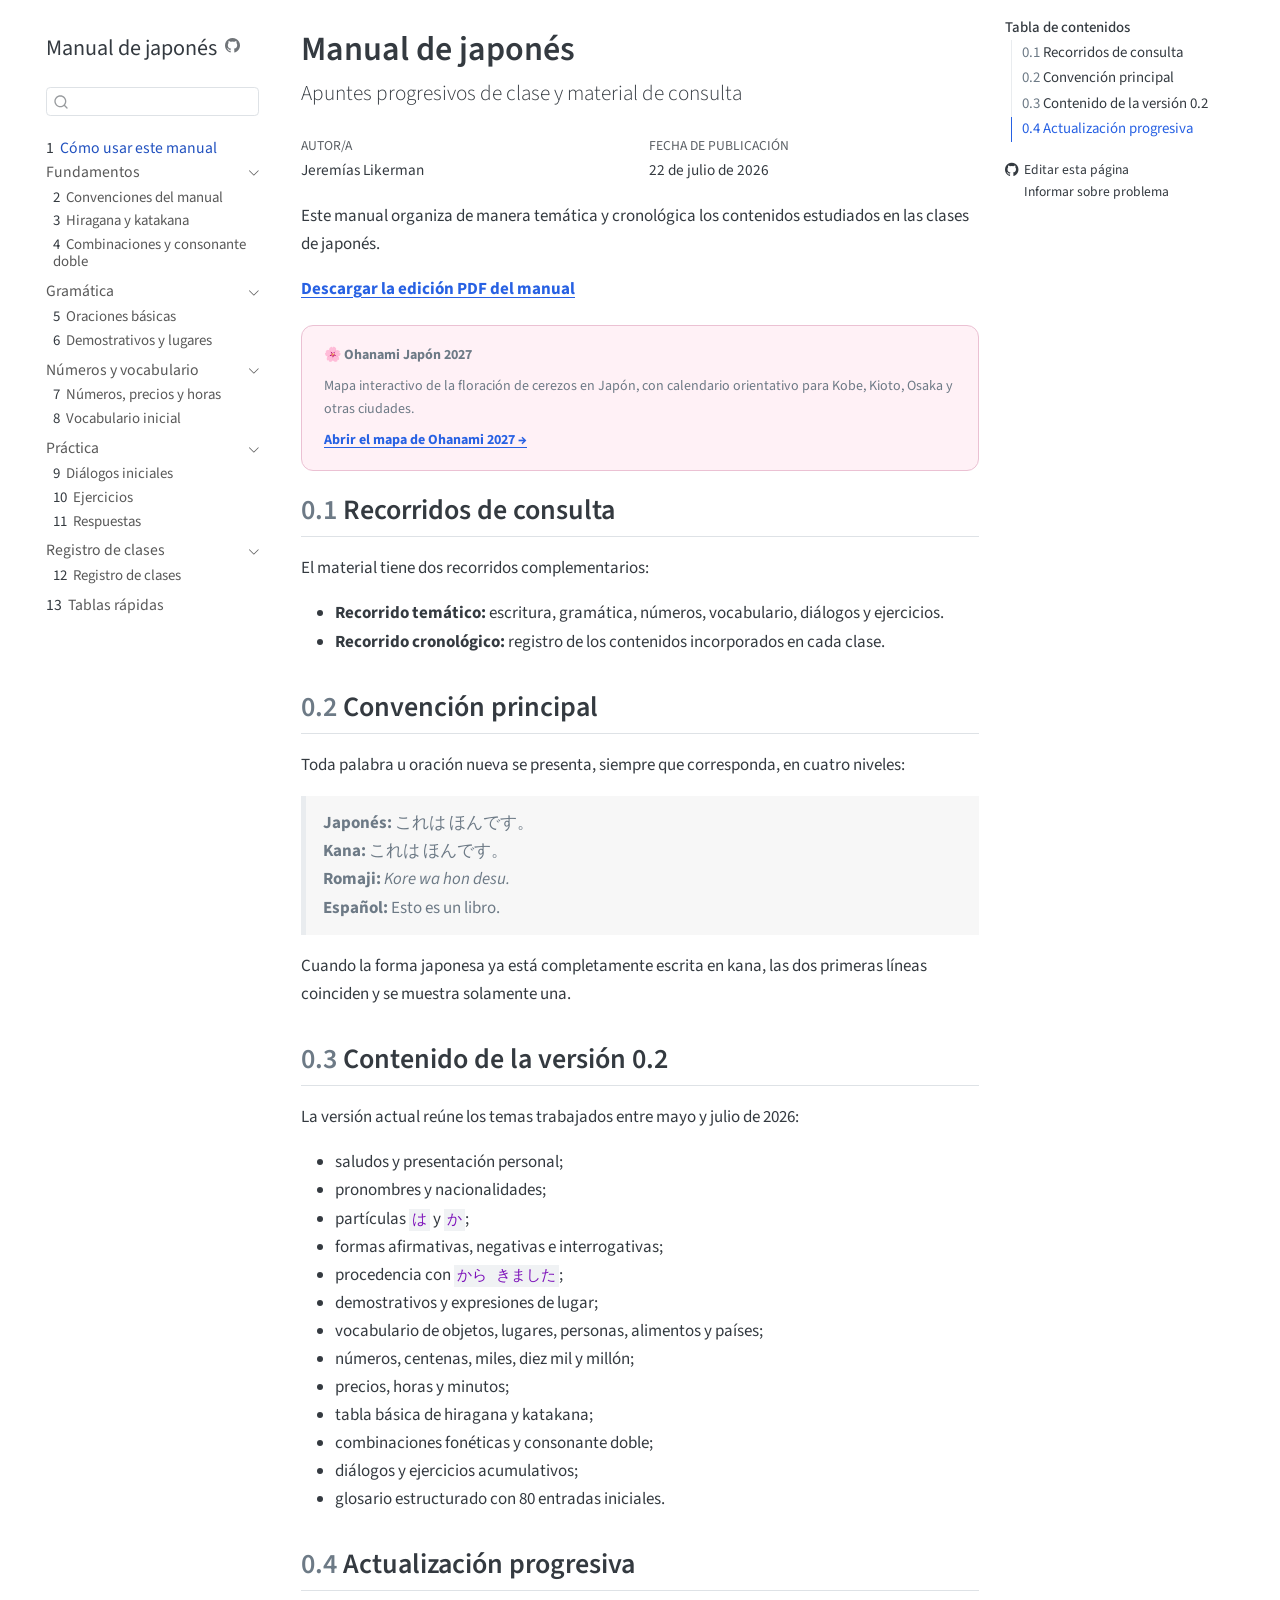
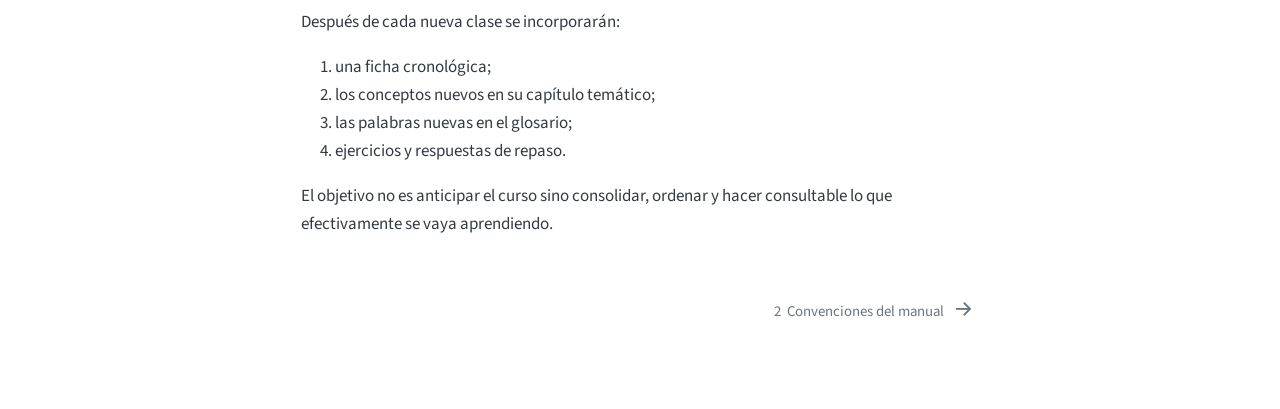
<file: index.html>
<!DOCTYPE html>
<html xmlns="http://www.w3.org/1999/xhtml" lang="es" xml:lang="es"><head>

<meta charset="utf-8">
<meta name="generator" content="quarto-1.9.38">

<meta name="viewport" content="width=device-width, initial-scale=1.0, user-scalable=yes">

<meta name="author" content="Jeremías Likerman">

<title>Manual de japonés</title>
<style>
/* Default styles provided by pandoc.
** See https://pandoc.org/MANUAL.html#variables-for-html for config info.
*/
code{white-space: pre-wrap;}
span.smallcaps{font-variant: small-caps;}
div.columns{display: flex; gap: min(4vw, 1.5em);}
div.column{flex: auto; overflow-x: auto;}
div.hanging-indent{margin-left: 1.5em; text-indent: -1.5em;}
ul.task-list{list-style: none;}
ul.task-list li input[type="checkbox"] {
  width: 0.8em;
  margin: 0 0.8em 0.2em -1em; /* quarto-specific, see https://github.com/quarto-dev/quarto-cli/issues/4556 */ 
  vertical-align: middle;
}
</style>


<script src="site_libs/quarto-nav/quarto-nav.js"></script>
<script src="site_libs/quarto-nav/headroom.min.js"></script>
<script src="site_libs/clipboard/clipboard.min.js"></script>
<script src="site_libs/quarto-search/autocomplete.umd.js"></script>
<script src="site_libs/quarto-search/fuse.min.js"></script>
<script src="site_libs/quarto-search/quarto-search.js"></script>
<meta name="quarto:offset" content="./">
<link href="./01-introduccion/convenciones.html" rel="next">
<script src="site_libs/quarto-html/quarto.js" type="module"></script>
<script src="site_libs/quarto-html/tabsets/tabsets.js" type="module"></script>
<script src="site_libs/quarto-html/popper.min.js"></script>
<script src="site_libs/quarto-html/tippy.umd.min.js"></script>
<script src="site_libs/quarto-html/anchor.min.js"></script>
<link href="site_libs/quarto-html/tippy.css" rel="stylesheet">
<link href="site_libs/quarto-html/quarto-syntax-highlighting-15634bcf2e68342d4ad2dfa704d543f6.css" rel="stylesheet" id="quarto-text-highlighting-styles">
<script src="site_libs/bootstrap/bootstrap.min.js"></script>
<link href="site_libs/bootstrap/bootstrap-icons.css" rel="stylesheet">
<link href="site_libs/bootstrap/bootstrap-514c3c5c645fecdfd9acb6a6b9a944a6.min.css" rel="stylesheet" append-hash="true" id="quarto-bootstrap" data-mode="light">
<script id="quarto-search-options" type="application/json">{
  "location": "sidebar",
  "copy-button": false,
  "collapse-after": 3,
  "panel-placement": "start",
  "type": "textbox",
  "limit": 50,
  "keyboard-shortcut": [
    "f",
    "/",
    "s"
  ],
  "show-item-context": false,
  "language": {
    "search-no-results-text": "No se han encontrado resultados",
    "search-matching-documents-text": "documentos encontrados",
    "search-copy-link-title": "Copiar el enlace en la búsqueda",
    "search-hide-matches-text": "Ocultar resultados adicionales",
    "search-more-match-text": "resultado adicional en este documento",
    "search-more-matches-text": "resultados adicionales en este documento",
    "search-clear-button-title": "Borrar",
    "search-text-placeholder": "",
    "search-detached-cancel-button-title": "Cancelar",
    "search-submit-button-title": "Enviar",
    "search-label": "Buscar"
  }
}</script>


<link rel="stylesheet" href="estilos/manual.css">
</head>

<body class="nav-sidebar floating quarto-light">

<div id="quarto-search-results"></div>
  <header id="quarto-header" class="headroom fixed-top">
  <nav class="quarto-secondary-nav">
    <div class="container-fluid d-flex">
      <button type="button" class="quarto-btn-toggle btn" data-bs-toggle="collapse" role="button" data-bs-target=".quarto-sidebar-collapse-item" aria-controls="quarto-sidebar" aria-expanded="false" aria-label="Alternar barra lateral" onclick="if (window.quartoToggleHeadroom) { window.quartoToggleHeadroom(); }">
        <i class="bi bi-layout-text-sidebar-reverse"></i>
      </button>
        <nav class="quarto-page-breadcrumbs" aria-label="breadcrumb"><ol class="breadcrumb"><li class="breadcrumb-item"><a href="./index.html"><span class="chapter-number">1</span>&nbsp; <span class="chapter-title">Cómo usar este manual</span></a></li></ol></nav>
        <a class="flex-grow-1" role="navigation" data-bs-toggle="collapse" data-bs-target=".quarto-sidebar-collapse-item" aria-controls="quarto-sidebar" aria-expanded="false" aria-label="Alternar barra lateral" onclick="if (window.quartoToggleHeadroom) { window.quartoToggleHeadroom(); }">      
        </a>
      <button type="button" class="btn quarto-search-button" aria-label="Buscar" onclick="window.quartoOpenSearch();">
        <i class="bi bi-search"></i>
      </button>
    </div>
  </nav>
</header>
<!-- content -->
<div id="quarto-content" class="quarto-container page-columns page-rows-contents page-layout-article">
<!-- sidebar -->
  <nav id="quarto-sidebar" class="sidebar collapse collapse-horizontal quarto-sidebar-collapse-item sidebar-navigation floating overflow-auto">
    <div class="pt-lg-2 mt-2 text-left sidebar-header">
    <div class="sidebar-title mb-0 py-0">
      <a href="./">Manual de japonés</a> 
        <div class="sidebar-tools-main">
    <a href="https://github.com/likerman/manual-japones" title="Ejecutar el código" class="quarto-navigation-tool px-1" aria-label="Ejecutar el código"><i class="bi bi-github"></i></a>
</div>
    </div>
      </div>
        <div class="mt-2 flex-shrink-0 align-items-center">
        <div class="sidebar-search">
        <div id="quarto-search" class="" title="Buscar"></div>
        </div>
        </div>
    <div class="sidebar-menu-container"> 
    <ul class="list-unstyled mt-1">
        <li class="sidebar-item">
  <div class="sidebar-item-container"> 
  <a href="./index.html" class="sidebar-item-text sidebar-link active">
 <span class="menu-text"><span class="chapter-number">1</span>&nbsp; <span class="chapter-title">Cómo usar este manual</span></span></a>
  </div>
</li>
        <li class="sidebar-item sidebar-item-section">
      <div class="sidebar-item-container"> 
            <a class="sidebar-item-text sidebar-link text-start" data-bs-toggle="collapse" data-bs-target="#quarto-sidebar-section-1" role="navigation" aria-expanded="true">
 <span class="menu-text">Fundamentos</span></a>
          <a class="sidebar-item-toggle text-start" data-bs-toggle="collapse" data-bs-target="#quarto-sidebar-section-1" role="navigation" aria-expanded="true" aria-label="Alternar sección">
            <i class="bi bi-chevron-right ms-2"></i>
          </a> 
      </div>
      <ul id="quarto-sidebar-section-1" class="collapse list-unstyled sidebar-section depth1 show">  
          <li class="sidebar-item">
  <div class="sidebar-item-container"> 
  <a href="./01-introduccion/convenciones.html" class="sidebar-item-text sidebar-link">
 <span class="menu-text"><span class="chapter-number">2</span>&nbsp; <span class="chapter-title">Convenciones del manual</span></span></a>
  </div>
</li>
          <li class="sidebar-item">
  <div class="sidebar-item-container"> 
  <a href="./02-escritura/hiragana-katakana.html" class="sidebar-item-text sidebar-link">
 <span class="menu-text"><span class="chapter-number">3</span>&nbsp; <span class="chapter-title">Hiragana y katakana</span></span></a>
  </div>
</li>
          <li class="sidebar-item">
  <div class="sidebar-item-container"> 
  <a href="./02-escritura/combinaciones.html" class="sidebar-item-text sidebar-link">
 <span class="menu-text"><span class="chapter-number">4</span>&nbsp; <span class="chapter-title">Combinaciones y consonante doble</span></span></a>
  </div>
</li>
      </ul>
  </li>
        <li class="sidebar-item sidebar-item-section">
      <div class="sidebar-item-container"> 
            <a class="sidebar-item-text sidebar-link text-start" data-bs-toggle="collapse" data-bs-target="#quarto-sidebar-section-2" role="navigation" aria-expanded="true">
 <span class="menu-text">Gramática</span></a>
          <a class="sidebar-item-toggle text-start" data-bs-toggle="collapse" data-bs-target="#quarto-sidebar-section-2" role="navigation" aria-expanded="true" aria-label="Alternar sección">
            <i class="bi bi-chevron-right ms-2"></i>
          </a> 
      </div>
      <ul id="quarto-sidebar-section-2" class="collapse list-unstyled sidebar-section depth1 show">  
          <li class="sidebar-item">
  <div class="sidebar-item-container"> 
  <a href="./03-gramatica/oraciones-basicas.html" class="sidebar-item-text sidebar-link">
 <span class="menu-text"><span class="chapter-number">5</span>&nbsp; <span class="chapter-title">Oraciones básicas</span></span></a>
  </div>
</li>
          <li class="sidebar-item">
  <div class="sidebar-item-container"> 
  <a href="./03-gramatica/demostrativos-lugares.html" class="sidebar-item-text sidebar-link">
 <span class="menu-text"><span class="chapter-number">6</span>&nbsp; <span class="chapter-title">Demostrativos y lugares</span></span></a>
  </div>
</li>
      </ul>
  </li>
        <li class="sidebar-item sidebar-item-section">
      <div class="sidebar-item-container"> 
            <a class="sidebar-item-text sidebar-link text-start" data-bs-toggle="collapse" data-bs-target="#quarto-sidebar-section-3" role="navigation" aria-expanded="true">
 <span class="menu-text">Números y vocabulario</span></a>
          <a class="sidebar-item-toggle text-start" data-bs-toggle="collapse" data-bs-target="#quarto-sidebar-section-3" role="navigation" aria-expanded="true" aria-label="Alternar sección">
            <i class="bi bi-chevron-right ms-2"></i>
          </a> 
      </div>
      <ul id="quarto-sidebar-section-3" class="collapse list-unstyled sidebar-section depth1 show">  
          <li class="sidebar-item">
  <div class="sidebar-item-container"> 
  <a href="./04-numeros-tiempo/numeros-precios-horas.html" class="sidebar-item-text sidebar-link">
 <span class="menu-text"><span class="chapter-number">7</span>&nbsp; <span class="chapter-title">Números, precios y horas</span></span></a>
  </div>
</li>
          <li class="sidebar-item">
  <div class="sidebar-item-container"> 
  <a href="./05-vocabulario/vocabulario-inicial.html" class="sidebar-item-text sidebar-link">
 <span class="menu-text"><span class="chapter-number">8</span>&nbsp; <span class="chapter-title">Vocabulario inicial</span></span></a>
  </div>
</li>
      </ul>
  </li>
        <li class="sidebar-item sidebar-item-section">
      <div class="sidebar-item-container"> 
            <a class="sidebar-item-text sidebar-link text-start" data-bs-toggle="collapse" data-bs-target="#quarto-sidebar-section-4" role="navigation" aria-expanded="true">
 <span class="menu-text">Práctica</span></a>
          <a class="sidebar-item-toggle text-start" data-bs-toggle="collapse" data-bs-target="#quarto-sidebar-section-4" role="navigation" aria-expanded="true" aria-label="Alternar sección">
            <i class="bi bi-chevron-right ms-2"></i>
          </a> 
      </div>
      <ul id="quarto-sidebar-section-4" class="collapse list-unstyled sidebar-section depth1 show">  
          <li class="sidebar-item">
  <div class="sidebar-item-container"> 
  <a href="./06-dialogos/dialogos-iniciales.html" class="sidebar-item-text sidebar-link">
 <span class="menu-text"><span class="chapter-number">9</span>&nbsp; <span class="chapter-title">Diálogos iniciales</span></span></a>
  </div>
</li>
          <li class="sidebar-item">
  <div class="sidebar-item-container"> 
  <a href="./07-ejercicios/ejercicios.html" class="sidebar-item-text sidebar-link">
 <span class="menu-text"><span class="chapter-number">10</span>&nbsp; <span class="chapter-title">Ejercicios</span></span></a>
  </div>
</li>
          <li class="sidebar-item">
  <div class="sidebar-item-container"> 
  <a href="./07-ejercicios/respuestas.html" class="sidebar-item-text sidebar-link">
 <span class="menu-text"><span class="chapter-number">11</span>&nbsp; <span class="chapter-title">Respuestas</span></span></a>
  </div>
</li>
      </ul>
  </li>
        <li class="sidebar-item sidebar-item-section">
      <div class="sidebar-item-container"> 
            <a class="sidebar-item-text sidebar-link text-start" data-bs-toggle="collapse" data-bs-target="#quarto-sidebar-section-5" role="navigation" aria-expanded="true">
 <span class="menu-text">Registro de clases</span></a>
          <a class="sidebar-item-toggle text-start" data-bs-toggle="collapse" data-bs-target="#quarto-sidebar-section-5" role="navigation" aria-expanded="true" aria-label="Alternar sección">
            <i class="bi bi-chevron-right ms-2"></i>
          </a> 
      </div>
      <ul id="quarto-sidebar-section-5" class="collapse list-unstyled sidebar-section depth1 show">  
          <li class="sidebar-item">
  <div class="sidebar-item-container"> 
  <a href="./08-registro-clases/indice.html" class="sidebar-item-text sidebar-link">
 <span class="menu-text"><span class="chapter-number">12</span>&nbsp; <span class="chapter-title">Registro de clases</span></span></a>
  </div>
</li>
      </ul>
  </li>
        <li class="sidebar-item">
  <div class="sidebar-item-container"> 
  <a href="./09-apendices/tablas-rapidas.html" class="sidebar-item-text sidebar-link">
 <span class="menu-text"><span class="chapter-number">13</span>&nbsp; <span class="chapter-title">Tablas rápidas</span></span></a>
  </div>
</li>
    </ul>
    </div>
</nav>
<div id="quarto-sidebar-glass" class="quarto-sidebar-collapse-item" data-bs-toggle="collapse" data-bs-target=".quarto-sidebar-collapse-item"></div>
<!-- margin-sidebar -->
    <div id="quarto-margin-sidebar" class="sidebar margin-sidebar">
        <nav id="TOC" role="doc-toc" class="toc-active">
    <h2 id="toc-title">Tabla de contenidos</h2>
   
  <ul>
  <li><a href="#recorridos-de-consulta" id="toc-recorridos-de-consulta" class="nav-link active" data-scroll-target="#recorridos-de-consulta"><span class="header-section-number">0.1</span> Recorridos de consulta</a></li>
  <li><a href="#convención-principal" id="toc-convención-principal" class="nav-link" data-scroll-target="#convención-principal"><span class="header-section-number">0.2</span> Convención principal</a></li>
  <li><a href="#contenido-de-la-versión-0.2" id="toc-contenido-de-la-versión-0.2" class="nav-link" data-scroll-target="#contenido-de-la-versión-0.2"><span class="header-section-number">0.3</span> Contenido de la versión 0.2</a></li>
  <li><a href="#actualización-progresiva" id="toc-actualización-progresiva" class="nav-link" data-scroll-target="#actualización-progresiva"><span class="header-section-number">0.4</span> Actualización progresiva</a></li>
  </ul>
<div class="toc-actions"><ul><li><a href="https://github.com/likerman/manual-japones/edit/main/index.qmd" class="toc-action"><i class="bi bi-github"></i>Editar esta página</a></li><li><a href="https://github.com/likerman/manual-japones/issues/new" class="toc-action"><i class="bi empty"></i>Informar sobre problema</a></li></ul></div></nav>
    </div>
<!-- main -->
<main class="content" id="quarto-document-content">

<header id="title-block-header" class="quarto-title-block default">
<div class="quarto-title">
<h1 class="title">Manual de japonés</h1>
<p class="subtitle lead">Apuntes progresivos de clase y material de consulta</p>
</div>



<div class="quarto-title-meta">

    <div>
    <div class="quarto-title-meta-heading">Autor/a</div>
    <div class="quarto-title-meta-contents">
             <p>Jeremías Likerman </p>
          </div>
  </div>
    
    <div>
    <div class="quarto-title-meta-heading">Fecha de publicación</div>
    <div class="quarto-title-meta-contents">
      <p class="date">22 de julio de 2026</p>
    </div>
  </div>
  
    
  </div>
  


</header>


<p>Este manual organiza de manera temática y cronológica los contenidos estudiados en las clases de japonés.</p>
<p><a href="downloads/Manual_de_japones.pdf"><strong>Descargar la edición PDF del manual</strong></a></p>
<aside style="padding:18px 22px;border-radius:12px;background:#fff1f6;border:1px solid #ebc1d3;margin:22px 0"><strong>🌸 Ohanami Japón 2027</strong><p style="margin:8px 0">Mapa interactivo de la floración de cerezos en Japón, con calendario orientativo para Kobe, Kioto, Osaka y otras ciudades.</p><a href="ohanami-2027/" style="font-weight:700">Abrir el mapa de Ohanami 2027 →</a></aside>
<section id="recorridos-de-consulta" class="level2" data-number="0.1">
<h2 data-number="0.1" class="anchored" data-anchor-id="recorridos-de-consulta"><span class="header-section-number">0.1</span> Recorridos de consulta</h2>
<p>El material tiene dos recorridos complementarios:</p>
<ul>
<li><strong>Recorrido temático:</strong> escritura, gramática, números, vocabulario, diálogos y ejercicios.</li>
<li><strong>Recorrido cronológico:</strong> registro de los contenidos incorporados en cada clase.</li>
</ul>
</section>
<section id="convención-principal" class="level2" data-number="0.2">
<h2 data-number="0.2" class="anchored" data-anchor-id="convención-principal"><span class="header-section-number">0.2</span> Convención principal</h2>
<p>Toda palabra u oración nueva se presenta, siempre que corresponda, en cuatro niveles:</p>
<blockquote class="blockquote">
<p><strong>Japonés:</strong> これは ほんです。<br>
<strong>Kana:</strong> これは ほんです。<br>
<strong>Romaji:</strong> <em>Kore wa hon desu.</em><br>
<strong>Español:</strong> Esto es un libro.</p>
</blockquote>
<p>Cuando la forma japonesa ya está completamente escrita en kana, las dos primeras líneas coinciden y se muestra solamente una.</p>
</section>
<section id="contenido-de-la-versión-0.2" class="level2" data-number="0.3">
<h2 data-number="0.3" class="anchored" data-anchor-id="contenido-de-la-versión-0.2"><span class="header-section-number">0.3</span> Contenido de la versión 0.2</h2>
<p>La versión actual reúne los temas trabajados entre mayo y julio de 2026:</p>
<ul>
<li>saludos y presentación personal;</li>
<li>pronombres y nacionalidades;</li>
<li>partículas <code>は</code> y <code>か</code>;</li>
<li>formas afirmativas, negativas e interrogativas;</li>
<li>procedencia con <code>から きました</code>;</li>
<li>demostrativos y expresiones de lugar;</li>
<li>vocabulario de objetos, lugares, personas, alimentos y países;</li>
<li>números, centenas, miles, diez mil y millón;</li>
<li>precios, horas y minutos;</li>
<li>tabla básica de hiragana y katakana;</li>
<li>combinaciones fonéticas y consonante doble;</li>
<li>diálogos y ejercicios acumulativos;</li>
<li>glosario estructurado con 80 entradas iniciales.</li>
</ul>
</section>
<section id="actualización-progresiva" class="level2" data-number="0.4">
<h2 data-number="0.4" class="anchored" data-anchor-id="actualización-progresiva"><span class="header-section-number">0.4</span> Actualización progresiva</h2>
<p>Después de cada nueva clase se incorporarán:</p>
<ol type="1">
<li>una ficha cronológica;</li>
<li>los conceptos nuevos en su capítulo temático;</li>
<li>las palabras nuevas en el glosario;</li>
<li>ejercicios y respuestas de repaso.</li>
</ol>
<p>El objetivo no es anticipar el curso sino consolidar, ordenar y hacer consultable lo que efectivamente se vaya aprendiendo.</p>


</section>

</main> <!-- /main -->
<script id="quarto-html-after-body" type="application/javascript">
  window.document.addEventListener("DOMContentLoaded", function (event) {
    const icon = "";
    const anchorJS = new window.AnchorJS();
    anchorJS.options = {
      placement: 'right',
      icon: icon
    };
    anchorJS.add('.anchored');
    const isCodeAnnotation = (el) => {
      for (const clz of el.classList) {
        if (clz.startsWith('code-annotation-')) {                     
          return true;
        }
      }
      return false;
    }
    const onCopySuccess = function(e) {
      // button target
      const button = e.trigger;
      // don't keep focus
      button.blur();
      // flash "checked"
      button.classList.add('code-copy-button-checked');
      var currentTitle = button.getAttribute("title");
      button.setAttribute("title", "Copiado");
      let tooltip;
      if (window.bootstrap) {
        button.setAttribute("data-bs-toggle", "tooltip");
        button.setAttribute("data-bs-placement", "left");
        button.setAttribute("data-bs-title", "Copiado");
        tooltip = new bootstrap.Tooltip(button, 
          { trigger: "manual", 
            customClass: "code-copy-button-tooltip",
            offset: [0, -8]});
        tooltip.show();    
      }
      setTimeout(function() {
        if (tooltip) {
          tooltip.hide();
          button.removeAttribute("data-bs-title");
          button.removeAttribute("data-bs-toggle");
          button.removeAttribute("data-bs-placement");
        }
        button.setAttribute("title", currentTitle);
        button.classList.remove('code-copy-button-checked');
      }, 1000);
      // clear code selection
      e.clearSelection();
    }
    const getTextToCopy = function(trigger) {
      const outerScaffold = trigger.parentElement.cloneNode(true);
      const codeEl = outerScaffold.querySelector('code');
      for (const childEl of codeEl.children) {
        if (isCodeAnnotation(childEl)) {
          childEl.remove();
        }
      }
      return codeEl.innerText;
    }
    const clipboard = new window.ClipboardJS('.code-copy-button:not([data-in-quarto-modal])', {
      text: getTextToCopy
    });
    clipboard.on('success', onCopySuccess);
    if (window.document.getElementById('quarto-embedded-source-code-modal')) {
      const clipboardModal = new window.ClipboardJS('.code-copy-button[data-in-quarto-modal]', {
        text: getTextToCopy,
        container: window.document.getElementById('quarto-embedded-source-code-modal')
      });
      clipboardModal.on('success', onCopySuccess);
    }
      var localhostRegex = new RegExp(/^(?:http|https):\/\/localhost\:?[0-9]*\//);
      var mailtoRegex = new RegExp(/^mailto:/);
        var filterRegex = new RegExp('/' + window.location.host + '/');
      var isInternal = (href) => {
          return filterRegex.test(href) || localhostRegex.test(href) || mailtoRegex.test(href);
      }
      // Inspect non-navigation links and adorn them if external
     var links = window.document.querySelectorAll('a[href]:not(.nav-link):not(.navbar-brand):not(.toc-action):not(.sidebar-link):not(.sidebar-item-toggle):not(.pagination-link):not(.no-external):not([aria-hidden]):not(.dropdown-item):not(.quarto-navigation-tool):not(.about-link)');
      for (var i=0; i<links.length; i++) {
        const link = links[i];
        if (!isInternal(link.href)) {
          // undo the damage that might have been done by quarto-nav.js in the case of
          // links that we want to consider external
          if (link.dataset.originalHref !== undefined) {
            link.href = link.dataset.originalHref;
          }
        }
      }
    function tippyHover(el, contentFn, onTriggerFn, onUntriggerFn) {
      const config = {
        allowHTML: true,
        maxWidth: 500,
        delay: 100,
        arrow: false,
        appendTo: function(el) {
            return el.parentElement;
        },
        interactive: true,
        interactiveBorder: 10,
        theme: 'quarto',
        placement: 'bottom-start',
      };
      if (contentFn) {
        config.content = contentFn;
      }
      if (onTriggerFn) {
        config.onTrigger = onTriggerFn;
      }
      if (onUntriggerFn) {
        config.onUntrigger = onUntriggerFn;
      }
      window.tippy(el, config); 
    }
    const noterefs = window.document.querySelectorAll('a[role="doc-noteref"]');
    for (var i=0; i<noterefs.length; i++) {
      const ref = noterefs[i];
      tippyHover(ref, function() {
        // use id or data attribute instead here
        let href = ref.getAttribute('data-footnote-href') || ref.getAttribute('href');
        try { href = new URL(href).hash; } catch {}
        const id = href.replace(/^#\/?/, "");
        const note = window.document.getElementById(id);
        if (note) {
          return note.innerHTML;
        } else {
          return "";
        }
      });
    }
    const xrefs = window.document.querySelectorAll('a.quarto-xref');
    const processXRef = (id, note) => {
      // Strip column container classes
      const stripColumnClz = (el) => {
        el.classList.remove("page-full", "page-columns");
        if (el.children) {
          for (const child of el.children) {
            stripColumnClz(child);
          }
        }
      }
      stripColumnClz(note)
      if (id === null || id.startsWith('sec-')) {
        // Special case sections, only their first couple elements
        const container = document.createElement("div");
        if (note.children && note.children.length > 2) {
          container.appendChild(note.children[0].cloneNode(true));
          for (let i = 1; i < note.children.length; i++) {
            const child = note.children[i];
            if (child.tagName === "P" && child.innerText === "") {
              continue;
            } else {
              container.appendChild(child.cloneNode(true));
              break;
            }
          }
          if (window.Quarto?.typesetMath) {
            window.Quarto.typesetMath(container);
          }
          return container.innerHTML
        } else {
          if (window.Quarto?.typesetMath) {
            window.Quarto.typesetMath(note);
          }
          return note.innerHTML;
        }
      } else {
        // Remove any anchor links if they are present
        const anchorLink = note.querySelector('a.anchorjs-link');
        if (anchorLink) {
          anchorLink.remove();
        }
        if (window.Quarto?.typesetMath) {
          window.Quarto.typesetMath(note);
        }
        if (note.classList.contains("callout")) {
          return note.outerHTML;
        } else {
          return note.innerHTML;
        }
      }
    }
    for (var i=0; i<xrefs.length; i++) {
      const xref = xrefs[i];
      tippyHover(xref, undefined, function(instance) {
        instance.disable();
        let url = xref.getAttribute('href');
        let hash = undefined; 
        if (url.startsWith('#')) {
          hash = url;
        } else {
          try { hash = new URL(url).hash; } catch {}
        }
        if (hash) {
          const id = hash.replace(/^#\/?/, "");
          const note = window.document.getElementById(id);
          if (note !== null) {
            try {
              const html = processXRef(id, note.cloneNode(true));
              instance.setContent(html);
            } finally {
              instance.enable();
              instance.show();
            }
          } else {
            // See if we can fetch this
            fetch(url.split('#')[0])
            .then(res => res.text())
            .then(html => {
              const parser = new DOMParser();
              const htmlDoc = parser.parseFromString(html, "text/html");
              const note = htmlDoc.getElementById(id);
              if (note !== null) {
                const html = processXRef(id, note);
                instance.setContent(html);
              } 
            }).finally(() => {
              instance.enable();
              instance.show();
            });
          }
        } else {
          // See if we can fetch a full url (with no hash to target)
          // This is a special case and we should probably do some content thinning / targeting
          fetch(url)
          .then(res => res.text())
          .then(html => {
            const parser = new DOMParser();
            const htmlDoc = parser.parseFromString(html, "text/html");
            const note = htmlDoc.querySelector('main.content');
            if (note !== null) {
              // This should only happen for chapter cross references
              // (since there is no id in the URL)
              // remove the first header
              if (note.children.length > 0 && note.children[0].tagName === "HEADER") {
                note.children[0].remove();
              }
              const html = processXRef(null, note);
              instance.setContent(html);
            } 
          }).finally(() => {
            instance.enable();
            instance.show();
          });
        }
      }, function(instance) {
      });
    }
        let selectedAnnoteEl;
        const selectorForAnnotation = ( cell, annotation) => {
          let cellAttr = 'data-code-cell="' + cell + '"';
          let lineAttr = 'data-code-annotation="' +  annotation + '"';
          const selector = 'span[' + cellAttr + '][' + lineAttr + ']';
          return selector;
        }
        const selectCodeLines = (annoteEl) => {
          const doc = window.document;
          const targetCell = annoteEl.getAttribute("data-target-cell");
          const targetAnnotation = annoteEl.getAttribute("data-target-annotation");
          const annoteSpan = window.document.querySelector(selectorForAnnotation(targetCell, targetAnnotation));
          const lines = annoteSpan.getAttribute("data-code-lines").split(",");
          const lineIds = lines.map((line) => {
            return targetCell + "-" + line;
          })
          let top = null;
          let height = null;
          let parent = null;
          if (lineIds.length > 0) {
              //compute the position of the single el (top and bottom and make a div)
              const el = window.document.getElementById(lineIds[0]);
              top = el.offsetTop;
              height = el.offsetHeight;
              parent = el.parentElement.parentElement;
            if (lineIds.length > 1) {
              const lastEl = window.document.getElementById(lineIds[lineIds.length - 1]);
              const bottom = lastEl.offsetTop + lastEl.offsetHeight;
              height = bottom - top;
            }
            if (top !== null && height !== null && parent !== null) {
              // cook up a div (if necessary) and position it 
              let div = window.document.getElementById("code-annotation-line-highlight");
              if (div === null) {
                div = window.document.createElement("div");
                div.setAttribute("id", "code-annotation-line-highlight");
                div.style.position = 'absolute';
                parent.appendChild(div);
              }
              div.style.top = top - 2 + "px";
              div.style.height = height + 4 + "px";
              div.style.left = 0;
              let gutterDiv = window.document.getElementById("code-annotation-line-highlight-gutter");
              if (gutterDiv === null) {
                gutterDiv = window.document.createElement("div");
                gutterDiv.setAttribute("id", "code-annotation-line-highlight-gutter");
                gutterDiv.style.position = 'absolute';
                const codeCell = window.document.getElementById(targetCell);
                const gutter = codeCell.querySelector('.code-annotation-gutter');
                gutter.appendChild(gutterDiv);
              }
              gutterDiv.style.top = top - 2 + "px";
              gutterDiv.style.height = height + 4 + "px";
            }
            selectedAnnoteEl = annoteEl;
          }
        };
        const unselectCodeLines = () => {
          const elementsIds = ["code-annotation-line-highlight", "code-annotation-line-highlight-gutter"];
          elementsIds.forEach((elId) => {
            const div = window.document.getElementById(elId);
            if (div) {
              div.remove();
            }
          });
          selectedAnnoteEl = undefined;
        };
          // Handle positioning of the toggle
      window.addEventListener(
        "resize",
        throttle(() => {
          elRect = undefined;
          if (selectedAnnoteEl) {
            selectCodeLines(selectedAnnoteEl);
          }
        }, 10)
      );
      function throttle(fn, ms) {
      let throttle = false;
      let timer;
        return (...args) => {
          if(!throttle) { // first call gets through
              fn.apply(this, args);
              throttle = true;
          } else { // all the others get throttled
              if(timer) clearTimeout(timer); // cancel #2
              timer = setTimeout(() => {
                fn.apply(this, args);
                timer = throttle = false;
              }, ms);
          }
        };
      }
        // Attach click handler to the DT
        const annoteDls = window.document.querySelectorAll('dt[data-target-cell]');
        for (const annoteDlNode of annoteDls) {
          annoteDlNode.addEventListener('click', (event) => {
            const clickedEl = event.target;
            if (clickedEl !== selectedAnnoteEl) {
              unselectCodeLines();
              const activeEl = window.document.querySelector('dt[data-target-cell].code-annotation-active');
              if (activeEl) {
                activeEl.classList.remove('code-annotation-active');
              }
              selectCodeLines(clickedEl);
              clickedEl.classList.add('code-annotation-active');
            } else {
              // Unselect the line
              unselectCodeLines();
              clickedEl.classList.remove('code-annotation-active');
            }
          });
        }
    const findCites = (el) => {
      const parentEl = el.parentElement;
      if (parentEl) {
        const cites = parentEl.dataset.cites;
        if (cites) {
          return {
            el,
            cites: cites.split(' ')
          };
        } else {
          return findCites(el.parentElement)
        }
      } else {
        return undefined;
      }
    };
    var bibliorefs = window.document.querySelectorAll('a[role="doc-biblioref"]');
    for (var i=0; i<bibliorefs.length; i++) {
      const ref = bibliorefs[i];
      const citeInfo = findCites(ref);
      if (citeInfo) {
        tippyHover(citeInfo.el, function() {
          var popup = window.document.createElement('div');
          citeInfo.cites.forEach(function(cite) {
            var citeDiv = window.document.createElement('div');
            citeDiv.classList.add('hanging-indent');
            citeDiv.classList.add('csl-entry');
            var biblioDiv = window.document.getElementById('ref-' + cite);
            if (biblioDiv) {
              citeDiv.innerHTML = biblioDiv.innerHTML;
            }
            popup.appendChild(citeDiv);
          });
          return popup.innerHTML;
        });
      }
    }
  });
  </script>
<nav class="page-navigation">
  <div class="nav-page nav-page-previous">
  </div>
  <div class="nav-page nav-page-next">
      <a href="./01-introduccion/convenciones.html" class="pagination-link" aria-label="Convenciones del manual">
        <span class="nav-page-text"><span class="chapter-number">2</span>&nbsp; <span class="chapter-title">Convenciones del manual</span></span> <i class="bi bi-arrow-right-short"></i>
      </a>
  </div>
</nav>
</div> <!-- /content -->




<footer class="footer"><div class="nav-footer"><div class="nav-footer-center"><div class="toc-actions d-sm-block d-md-none"><ul><li><a href="https://github.com/likerman/manual-japones/edit/main/index.qmd" class="toc-action"><i class="bi bi-github"></i>Editar esta página</a></li><li><a href="https://github.com/likerman/manual-japones/issues/new" class="toc-action"><i class="bi empty"></i>Informar sobre problema</a></li></ul></div></div></div></footer></body></html>
</file>
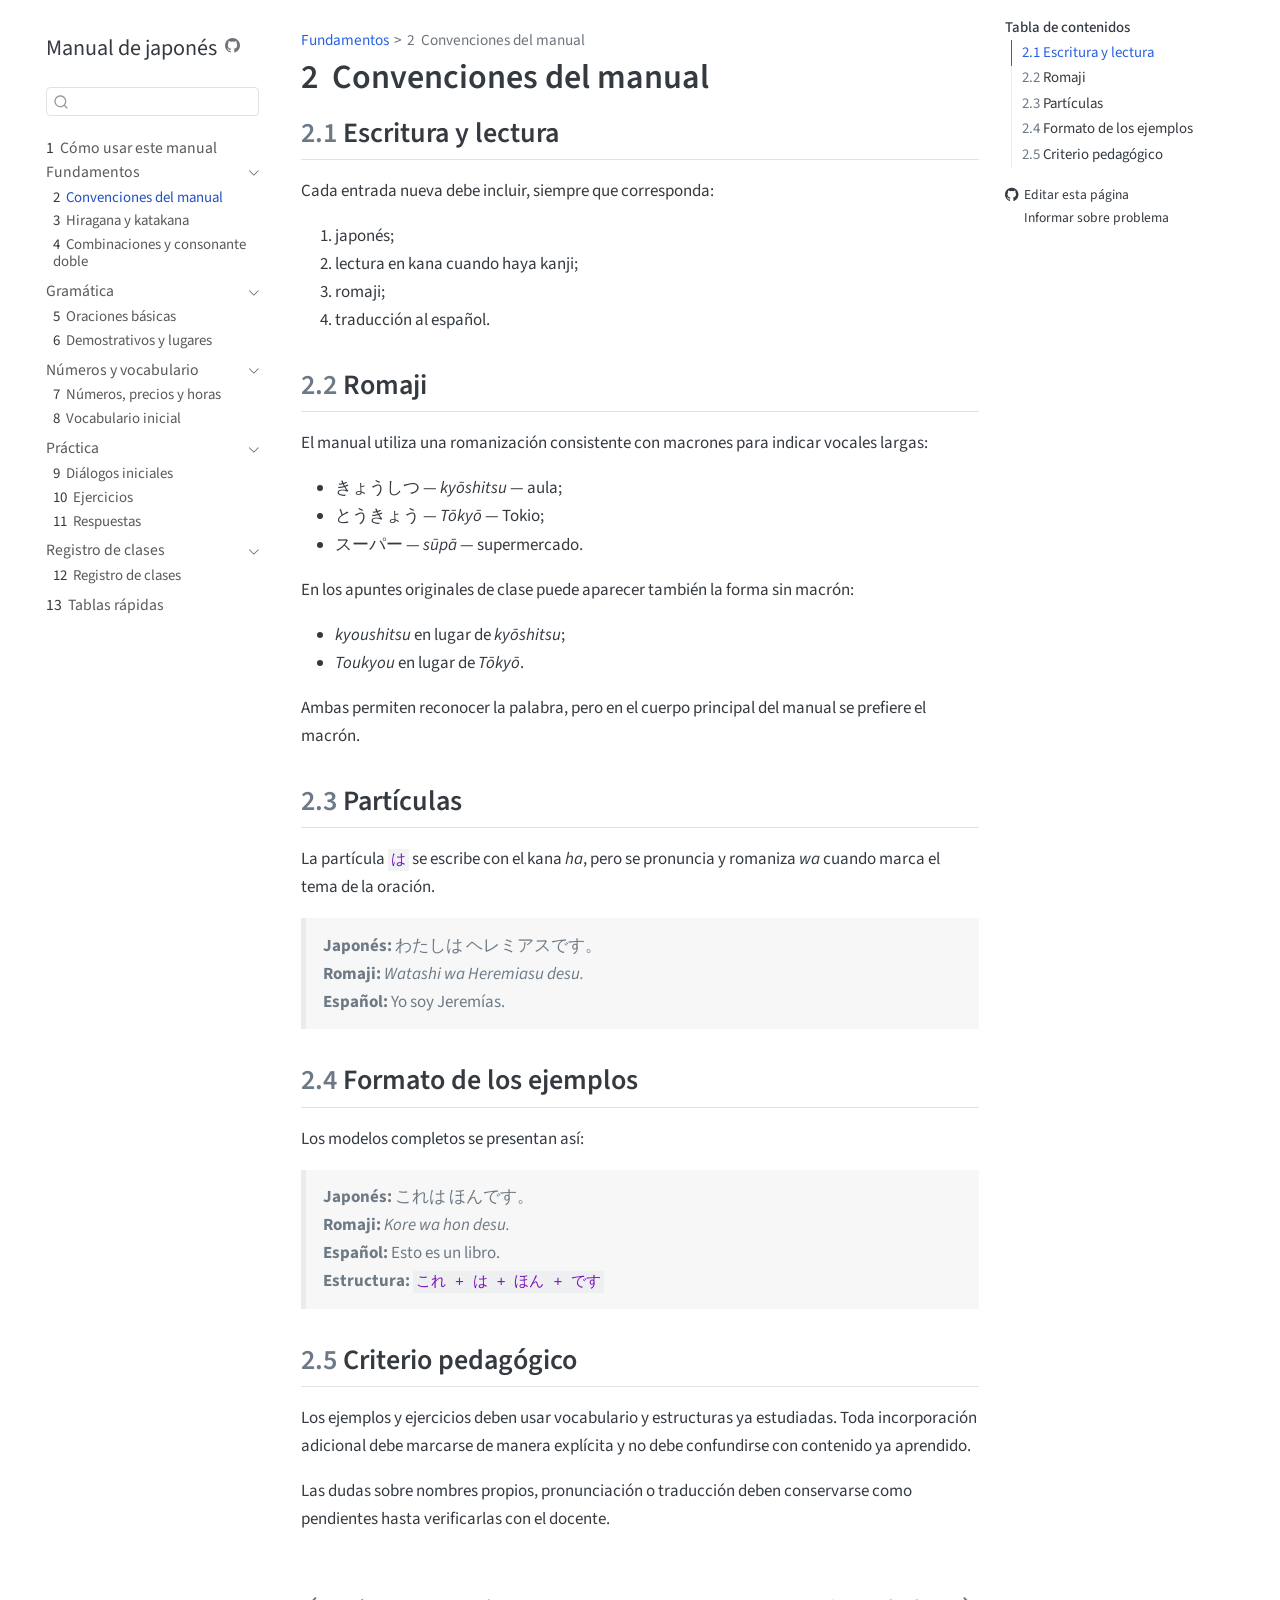
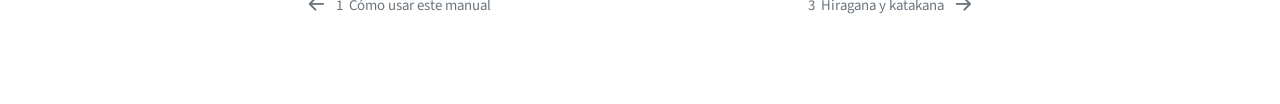
<file: 01-introduccion/convenciones.html>
<!DOCTYPE html>
<html xmlns="http://www.w3.org/1999/xhtml" lang="es" xml:lang="es"><head>

<meta charset="utf-8">
<meta name="generator" content="quarto-1.9.38">

<meta name="viewport" content="width=device-width, initial-scale=1.0, user-scalable=yes">


<title>2&nbsp; Convenciones del manual – Manual de japonés</title>
<style>
/* Default styles provided by pandoc.
** See https://pandoc.org/MANUAL.html#variables-for-html for config info.
*/
code{white-space: pre-wrap;}
span.smallcaps{font-variant: small-caps;}
div.columns{display: flex; gap: min(4vw, 1.5em);}
div.column{flex: auto; overflow-x: auto;}
div.hanging-indent{margin-left: 1.5em; text-indent: -1.5em;}
ul.task-list{list-style: none;}
ul.task-list li input[type="checkbox"] {
  width: 0.8em;
  margin: 0 0.8em 0.2em -1em; /* quarto-specific, see https://github.com/quarto-dev/quarto-cli/issues/4556 */ 
  vertical-align: middle;
}
</style>


<script src="../site_libs/quarto-nav/quarto-nav.js"></script>
<script src="../site_libs/quarto-nav/headroom.min.js"></script>
<script src="../site_libs/clipboard/clipboard.min.js"></script>
<script src="../site_libs/quarto-search/autocomplete.umd.js"></script>
<script src="../site_libs/quarto-search/fuse.min.js"></script>
<script src="../site_libs/quarto-search/quarto-search.js"></script>
<meta name="quarto:offset" content="../">
<link href="../02-escritura/hiragana-katakana.html" rel="next">
<link href="../index.html" rel="prev">
<script src="../site_libs/quarto-html/quarto.js" type="module"></script>
<script src="../site_libs/quarto-html/tabsets/tabsets.js" type="module"></script>
<script src="../site_libs/quarto-html/popper.min.js"></script>
<script src="../site_libs/quarto-html/tippy.umd.min.js"></script>
<script src="../site_libs/quarto-html/anchor.min.js"></script>
<link href="../site_libs/quarto-html/tippy.css" rel="stylesheet">
<link href="../site_libs/quarto-html/quarto-syntax-highlighting-15634bcf2e68342d4ad2dfa704d543f6.css" rel="stylesheet" id="quarto-text-highlighting-styles">
<script src="../site_libs/bootstrap/bootstrap.min.js"></script>
<link href="../site_libs/bootstrap/bootstrap-icons.css" rel="stylesheet">
<link href="../site_libs/bootstrap/bootstrap-514c3c5c645fecdfd9acb6a6b9a944a6.min.css" rel="stylesheet" append-hash="true" id="quarto-bootstrap" data-mode="light">
<script id="quarto-search-options" type="application/json">{
  "location": "sidebar",
  "copy-button": false,
  "collapse-after": 3,
  "panel-placement": "start",
  "type": "textbox",
  "limit": 50,
  "keyboard-shortcut": [
    "f",
    "/",
    "s"
  ],
  "show-item-context": false,
  "language": {
    "search-no-results-text": "No se han encontrado resultados",
    "search-matching-documents-text": "documentos encontrados",
    "search-copy-link-title": "Copiar el enlace en la búsqueda",
    "search-hide-matches-text": "Ocultar resultados adicionales",
    "search-more-match-text": "resultado adicional en este documento",
    "search-more-matches-text": "resultados adicionales en este documento",
    "search-clear-button-title": "Borrar",
    "search-text-placeholder": "",
    "search-detached-cancel-button-title": "Cancelar",
    "search-submit-button-title": "Enviar",
    "search-label": "Buscar"
  }
}</script>


<link rel="stylesheet" href="../estilos/manual.css">
</head>

<body class="nav-sidebar floating quarto-light">

<div id="quarto-search-results"></div>
  <header id="quarto-header" class="headroom fixed-top">
  <nav class="quarto-secondary-nav">
    <div class="container-fluid d-flex">
      <button type="button" class="quarto-btn-toggle btn" data-bs-toggle="collapse" role="button" data-bs-target=".quarto-sidebar-collapse-item" aria-controls="quarto-sidebar" aria-expanded="false" aria-label="Alternar barra lateral" onclick="if (window.quartoToggleHeadroom) { window.quartoToggleHeadroom(); }">
        <i class="bi bi-layout-text-sidebar-reverse"></i>
      </button>
        <nav class="quarto-page-breadcrumbs" aria-label="breadcrumb"><ol class="breadcrumb"><li class="breadcrumb-item"><a href="../01-introduccion/convenciones.html">Fundamentos</a></li><li class="breadcrumb-item"><a href="../01-introduccion/convenciones.html"><span class="chapter-number">2</span>&nbsp; <span class="chapter-title">Convenciones del manual</span></a></li></ol></nav>
        <a class="flex-grow-1" role="navigation" data-bs-toggle="collapse" data-bs-target=".quarto-sidebar-collapse-item" aria-controls="quarto-sidebar" aria-expanded="false" aria-label="Alternar barra lateral" onclick="if (window.quartoToggleHeadroom) { window.quartoToggleHeadroom(); }">      
        </a>
      <button type="button" class="btn quarto-search-button" aria-label="Buscar" onclick="window.quartoOpenSearch();">
        <i class="bi bi-search"></i>
      </button>
    </div>
  </nav>
</header>
<!-- content -->
<div id="quarto-content" class="quarto-container page-columns page-rows-contents page-layout-article">
<!-- sidebar -->
  <nav id="quarto-sidebar" class="sidebar collapse collapse-horizontal quarto-sidebar-collapse-item sidebar-navigation floating overflow-auto">
    <div class="pt-lg-2 mt-2 text-left sidebar-header">
    <div class="sidebar-title mb-0 py-0">
      <a href="../">Manual de japonés</a> 
        <div class="sidebar-tools-main">
    <a href="https://github.com/likerman/manual-japones" title="Ejecutar el código" class="quarto-navigation-tool px-1" aria-label="Ejecutar el código"><i class="bi bi-github"></i></a>
</div>
    </div>
      </div>
        <div class="mt-2 flex-shrink-0 align-items-center">
        <div class="sidebar-search">
        <div id="quarto-search" class="" title="Buscar"></div>
        </div>
        </div>
    <div class="sidebar-menu-container"> 
    <ul class="list-unstyled mt-1">
        <li class="sidebar-item">
  <div class="sidebar-item-container"> 
  <a href="../index.html" class="sidebar-item-text sidebar-link">
 <span class="menu-text"><span class="chapter-number">1</span>&nbsp; <span class="chapter-title">Cómo usar este manual</span></span></a>
  </div>
</li>
        <li class="sidebar-item sidebar-item-section">
      <div class="sidebar-item-container"> 
            <a class="sidebar-item-text sidebar-link text-start" data-bs-toggle="collapse" data-bs-target="#quarto-sidebar-section-1" role="navigation" aria-expanded="true">
 <span class="menu-text">Fundamentos</span></a>
          <a class="sidebar-item-toggle text-start" data-bs-toggle="collapse" data-bs-target="#quarto-sidebar-section-1" role="navigation" aria-expanded="true" aria-label="Alternar sección">
            <i class="bi bi-chevron-right ms-2"></i>
          </a> 
      </div>
      <ul id="quarto-sidebar-section-1" class="collapse list-unstyled sidebar-section depth1 show">  
          <li class="sidebar-item">
  <div class="sidebar-item-container"> 
  <a href="../01-introduccion/convenciones.html" class="sidebar-item-text sidebar-link active">
 <span class="menu-text"><span class="chapter-number">2</span>&nbsp; <span class="chapter-title">Convenciones del manual</span></span></a>
  </div>
</li>
          <li class="sidebar-item">
  <div class="sidebar-item-container"> 
  <a href="../02-escritura/hiragana-katakana.html" class="sidebar-item-text sidebar-link">
 <span class="menu-text"><span class="chapter-number">3</span>&nbsp; <span class="chapter-title">Hiragana y katakana</span></span></a>
  </div>
</li>
          <li class="sidebar-item">
  <div class="sidebar-item-container"> 
  <a href="../02-escritura/combinaciones.html" class="sidebar-item-text sidebar-link">
 <span class="menu-text"><span class="chapter-number">4</span>&nbsp; <span class="chapter-title">Combinaciones y consonante doble</span></span></a>
  </div>
</li>
      </ul>
  </li>
        <li class="sidebar-item sidebar-item-section">
      <div class="sidebar-item-container"> 
            <a class="sidebar-item-text sidebar-link text-start" data-bs-toggle="collapse" data-bs-target="#quarto-sidebar-section-2" role="navigation" aria-expanded="true">
 <span class="menu-text">Gramática</span></a>
          <a class="sidebar-item-toggle text-start" data-bs-toggle="collapse" data-bs-target="#quarto-sidebar-section-2" role="navigation" aria-expanded="true" aria-label="Alternar sección">
            <i class="bi bi-chevron-right ms-2"></i>
          </a> 
      </div>
      <ul id="quarto-sidebar-section-2" class="collapse list-unstyled sidebar-section depth1 show">  
          <li class="sidebar-item">
  <div class="sidebar-item-container"> 
  <a href="../03-gramatica/oraciones-basicas.html" class="sidebar-item-text sidebar-link">
 <span class="menu-text"><span class="chapter-number">5</span>&nbsp; <span class="chapter-title">Oraciones básicas</span></span></a>
  </div>
</li>
          <li class="sidebar-item">
  <div class="sidebar-item-container"> 
  <a href="../03-gramatica/demostrativos-lugares.html" class="sidebar-item-text sidebar-link">
 <span class="menu-text"><span class="chapter-number">6</span>&nbsp; <span class="chapter-title">Demostrativos y lugares</span></span></a>
  </div>
</li>
      </ul>
  </li>
        <li class="sidebar-item sidebar-item-section">
      <div class="sidebar-item-container"> 
            <a class="sidebar-item-text sidebar-link text-start" data-bs-toggle="collapse" data-bs-target="#quarto-sidebar-section-3" role="navigation" aria-expanded="true">
 <span class="menu-text">Números y vocabulario</span></a>
          <a class="sidebar-item-toggle text-start" data-bs-toggle="collapse" data-bs-target="#quarto-sidebar-section-3" role="navigation" aria-expanded="true" aria-label="Alternar sección">
            <i class="bi bi-chevron-right ms-2"></i>
          </a> 
      </div>
      <ul id="quarto-sidebar-section-3" class="collapse list-unstyled sidebar-section depth1 show">  
          <li class="sidebar-item">
  <div class="sidebar-item-container"> 
  <a href="../04-numeros-tiempo/numeros-precios-horas.html" class="sidebar-item-text sidebar-link">
 <span class="menu-text"><span class="chapter-number">7</span>&nbsp; <span class="chapter-title">Números, precios y horas</span></span></a>
  </div>
</li>
          <li class="sidebar-item">
  <div class="sidebar-item-container"> 
  <a href="../05-vocabulario/vocabulario-inicial.html" class="sidebar-item-text sidebar-link">
 <span class="menu-text"><span class="chapter-number">8</span>&nbsp; <span class="chapter-title">Vocabulario inicial</span></span></a>
  </div>
</li>
      </ul>
  </li>
        <li class="sidebar-item sidebar-item-section">
      <div class="sidebar-item-container"> 
            <a class="sidebar-item-text sidebar-link text-start" data-bs-toggle="collapse" data-bs-target="#quarto-sidebar-section-4" role="navigation" aria-expanded="true">
 <span class="menu-text">Práctica</span></a>
          <a class="sidebar-item-toggle text-start" data-bs-toggle="collapse" data-bs-target="#quarto-sidebar-section-4" role="navigation" aria-expanded="true" aria-label="Alternar sección">
            <i class="bi bi-chevron-right ms-2"></i>
          </a> 
      </div>
      <ul id="quarto-sidebar-section-4" class="collapse list-unstyled sidebar-section depth1 show">  
          <li class="sidebar-item">
  <div class="sidebar-item-container"> 
  <a href="../06-dialogos/dialogos-iniciales.html" class="sidebar-item-text sidebar-link">
 <span class="menu-text"><span class="chapter-number">9</span>&nbsp; <span class="chapter-title">Diálogos iniciales</span></span></a>
  </div>
</li>
          <li class="sidebar-item">
  <div class="sidebar-item-container"> 
  <a href="../07-ejercicios/ejercicios.html" class="sidebar-item-text sidebar-link">
 <span class="menu-text"><span class="chapter-number">10</span>&nbsp; <span class="chapter-title">Ejercicios</span></span></a>
  </div>
</li>
          <li class="sidebar-item">
  <div class="sidebar-item-container"> 
  <a href="../07-ejercicios/respuestas.html" class="sidebar-item-text sidebar-link">
 <span class="menu-text"><span class="chapter-number">11</span>&nbsp; <span class="chapter-title">Respuestas</span></span></a>
  </div>
</li>
      </ul>
  </li>
        <li class="sidebar-item sidebar-item-section">
      <div class="sidebar-item-container"> 
            <a class="sidebar-item-text sidebar-link text-start" data-bs-toggle="collapse" data-bs-target="#quarto-sidebar-section-5" role="navigation" aria-expanded="true">
 <span class="menu-text">Registro de clases</span></a>
          <a class="sidebar-item-toggle text-start" data-bs-toggle="collapse" data-bs-target="#quarto-sidebar-section-5" role="navigation" aria-expanded="true" aria-label="Alternar sección">
            <i class="bi bi-chevron-right ms-2"></i>
          </a> 
      </div>
      <ul id="quarto-sidebar-section-5" class="collapse list-unstyled sidebar-section depth1 show">  
          <li class="sidebar-item">
  <div class="sidebar-item-container"> 
  <a href="../08-registro-clases/indice.html" class="sidebar-item-text sidebar-link">
 <span class="menu-text"><span class="chapter-number">12</span>&nbsp; <span class="chapter-title">Registro de clases</span></span></a>
  </div>
</li>
      </ul>
  </li>
        <li class="sidebar-item">
  <div class="sidebar-item-container"> 
  <a href="../09-apendices/tablas-rapidas.html" class="sidebar-item-text sidebar-link">
 <span class="menu-text"><span class="chapter-number">13</span>&nbsp; <span class="chapter-title">Tablas rápidas</span></span></a>
  </div>
</li>
    </ul>
    </div>
</nav>
<div id="quarto-sidebar-glass" class="quarto-sidebar-collapse-item" data-bs-toggle="collapse" data-bs-target=".quarto-sidebar-collapse-item"></div>
<!-- margin-sidebar -->
    <div id="quarto-margin-sidebar" class="sidebar margin-sidebar">
        <nav id="TOC" role="doc-toc" class="toc-active">
    <h2 id="toc-title">Tabla de contenidos</h2>
   
  <ul>
  <li><a href="#escritura-y-lectura" id="toc-escritura-y-lectura" class="nav-link active" data-scroll-target="#escritura-y-lectura"><span class="header-section-number">2.1</span> Escritura y lectura</a></li>
  <li><a href="#romaji" id="toc-romaji" class="nav-link" data-scroll-target="#romaji"><span class="header-section-number">2.2</span> Romaji</a></li>
  <li><a href="#partículas" id="toc-partículas" class="nav-link" data-scroll-target="#partículas"><span class="header-section-number">2.3</span> Partículas</a></li>
  <li><a href="#formato-de-los-ejemplos" id="toc-formato-de-los-ejemplos" class="nav-link" data-scroll-target="#formato-de-los-ejemplos"><span class="header-section-number">2.4</span> Formato de los ejemplos</a></li>
  <li><a href="#criterio-pedagógico" id="toc-criterio-pedagógico" class="nav-link" data-scroll-target="#criterio-pedagógico"><span class="header-section-number">2.5</span> Criterio pedagógico</a></li>
  </ul>
<div class="toc-actions"><ul><li><a href="https://github.com/likerman/manual-japones/edit/main/01-introduccion/convenciones.qmd" class="toc-action"><i class="bi bi-github"></i>Editar esta página</a></li><li><a href="https://github.com/likerman/manual-japones/issues/new" class="toc-action"><i class="bi empty"></i>Informar sobre problema</a></li></ul></div></nav>
    </div>
<!-- main -->
<main class="content" id="quarto-document-content">

<header id="title-block-header" class="quarto-title-block default"><nav class="quarto-page-breadcrumbs quarto-title-breadcrumbs d-none d-lg-block" aria-label="breadcrumb"><ol class="breadcrumb"><li class="breadcrumb-item"><a href="../01-introduccion/convenciones.html">Fundamentos</a></li><li class="breadcrumb-item"><a href="../01-introduccion/convenciones.html"><span class="chapter-number">2</span>&nbsp; <span class="chapter-title">Convenciones del manual</span></a></li></ol></nav>
<div class="quarto-title">
<h1 class="title"><span class="chapter-number">2</span>&nbsp; <span class="chapter-title">Convenciones del manual</span></h1>
</div>



<div class="quarto-title-meta">

    
  
    
  </div>
  


</header>


<section id="escritura-y-lectura" class="level2" data-number="2.1">
<h2 data-number="2.1" class="anchored" data-anchor-id="escritura-y-lectura"><span class="header-section-number">2.1</span> Escritura y lectura</h2>
<p>Cada entrada nueva debe incluir, siempre que corresponda:</p>
<ol type="1">
<li>japonés;</li>
<li>lectura en kana cuando haya kanji;</li>
<li>romaji;</li>
<li>traducción al español.</li>
</ol>
</section>
<section id="romaji" class="level2" data-number="2.2">
<h2 data-number="2.2" class="anchored" data-anchor-id="romaji"><span class="header-section-number">2.2</span> Romaji</h2>
<p>El manual utiliza una romanización consistente con macrones para indicar vocales largas:</p>
<ul>
<li>きょうしつ — <em>kyōshitsu</em> — aula;</li>
<li>とうきょう — <em>Tōkyō</em> — Tokio;</li>
<li>スーパー — <em>sūpā</em> — supermercado.</li>
</ul>
<p>En los apuntes originales de clase puede aparecer también la forma sin macrón:</p>
<ul>
<li><em>kyoushitsu</em> en lugar de <em>kyōshitsu</em>;</li>
<li><em>Toukyou</em> en lugar de <em>Tōkyō</em>.</li>
</ul>
<p>Ambas permiten reconocer la palabra, pero en el cuerpo principal del manual se prefiere el macrón.</p>
</section>
<section id="partículas" class="level2" data-number="2.3">
<h2 data-number="2.3" class="anchored" data-anchor-id="partículas"><span class="header-section-number">2.3</span> Partículas</h2>
<p>La partícula <code>は</code> se escribe con el kana <em>ha</em>, pero se pronuncia y romaniza <em>wa</em> cuando marca el tema de la oración.</p>
<blockquote class="blockquote">
<p><strong>Japonés:</strong> わたしは ヘレミアスです。<br>
<strong>Romaji:</strong> <em>Watashi wa Heremiasu desu.</em><br>
<strong>Español:</strong> Yo soy Jeremías.</p>
</blockquote>
</section>
<section id="formato-de-los-ejemplos" class="level2" data-number="2.4">
<h2 data-number="2.4" class="anchored" data-anchor-id="formato-de-los-ejemplos"><span class="header-section-number">2.4</span> Formato de los ejemplos</h2>
<p>Los modelos completos se presentan así:</p>
<blockquote class="blockquote">
<p><strong>Japonés:</strong> これは ほんです。<br>
<strong>Romaji:</strong> <em>Kore wa hon desu.</em><br>
<strong>Español:</strong> Esto es un libro.<br>
<strong>Estructura:</strong> <code>これ + は + ほん + です</code></p>
</blockquote>
</section>
<section id="criterio-pedagógico" class="level2" data-number="2.5">
<h2 data-number="2.5" class="anchored" data-anchor-id="criterio-pedagógico"><span class="header-section-number">2.5</span> Criterio pedagógico</h2>
<p>Los ejemplos y ejercicios deben usar vocabulario y estructuras ya estudiadas. Toda incorporación adicional debe marcarse de manera explícita y no debe confundirse con contenido ya aprendido.</p>
<p>Las dudas sobre nombres propios, pronunciación o traducción deben conservarse como pendientes hasta verificarlas con el docente.</p>


</section>

</main> <!-- /main -->
<script id="quarto-html-after-body" type="application/javascript">
  window.document.addEventListener("DOMContentLoaded", function (event) {
    const icon = "";
    const anchorJS = new window.AnchorJS();
    anchorJS.options = {
      placement: 'right',
      icon: icon
    };
    anchorJS.add('.anchored');
    const isCodeAnnotation = (el) => {
      for (const clz of el.classList) {
        if (clz.startsWith('code-annotation-')) {                     
          return true;
        }
      }
      return false;
    }
    const onCopySuccess = function(e) {
      // button target
      const button = e.trigger;
      // don't keep focus
      button.blur();
      // flash "checked"
      button.classList.add('code-copy-button-checked');
      var currentTitle = button.getAttribute("title");
      button.setAttribute("title", "Copiado");
      let tooltip;
      if (window.bootstrap) {
        button.setAttribute("data-bs-toggle", "tooltip");
        button.setAttribute("data-bs-placement", "left");
        button.setAttribute("data-bs-title", "Copiado");
        tooltip = new bootstrap.Tooltip(button, 
          { trigger: "manual", 
            customClass: "code-copy-button-tooltip",
            offset: [0, -8]});
        tooltip.show();    
      }
      setTimeout(function() {
        if (tooltip) {
          tooltip.hide();
          button.removeAttribute("data-bs-title");
          button.removeAttribute("data-bs-toggle");
          button.removeAttribute("data-bs-placement");
        }
        button.setAttribute("title", currentTitle);
        button.classList.remove('code-copy-button-checked');
      }, 1000);
      // clear code selection
      e.clearSelection();
    }
    const getTextToCopy = function(trigger) {
      const outerScaffold = trigger.parentElement.cloneNode(true);
      const codeEl = outerScaffold.querySelector('code');
      for (const childEl of codeEl.children) {
        if (isCodeAnnotation(childEl)) {
          childEl.remove();
        }
      }
      return codeEl.innerText;
    }
    const clipboard = new window.ClipboardJS('.code-copy-button:not([data-in-quarto-modal])', {
      text: getTextToCopy
    });
    clipboard.on('success', onCopySuccess);
    if (window.document.getElementById('quarto-embedded-source-code-modal')) {
      const clipboardModal = new window.ClipboardJS('.code-copy-button[data-in-quarto-modal]', {
        text: getTextToCopy,
        container: window.document.getElementById('quarto-embedded-source-code-modal')
      });
      clipboardModal.on('success', onCopySuccess);
    }
      var localhostRegex = new RegExp(/^(?:http|https):\/\/localhost\:?[0-9]*\//);
      var mailtoRegex = new RegExp(/^mailto:/);
        var filterRegex = new RegExp('/' + window.location.host + '/');
      var isInternal = (href) => {
          return filterRegex.test(href) || localhostRegex.test(href) || mailtoRegex.test(href);
      }
      // Inspect non-navigation links and adorn them if external
     var links = window.document.querySelectorAll('a[href]:not(.nav-link):not(.navbar-brand):not(.toc-action):not(.sidebar-link):not(.sidebar-item-toggle):not(.pagination-link):not(.no-external):not([aria-hidden]):not(.dropdown-item):not(.quarto-navigation-tool):not(.about-link)');
      for (var i=0; i<links.length; i++) {
        const link = links[i];
        if (!isInternal(link.href)) {
          // undo the damage that might have been done by quarto-nav.js in the case of
          // links that we want to consider external
          if (link.dataset.originalHref !== undefined) {
            link.href = link.dataset.originalHref;
          }
        }
      }
    function tippyHover(el, contentFn, onTriggerFn, onUntriggerFn) {
      const config = {
        allowHTML: true,
        maxWidth: 500,
        delay: 100,
        arrow: false,
        appendTo: function(el) {
            return el.parentElement;
        },
        interactive: true,
        interactiveBorder: 10,
        theme: 'quarto',
        placement: 'bottom-start',
      };
      if (contentFn) {
        config.content = contentFn;
      }
      if (onTriggerFn) {
        config.onTrigger = onTriggerFn;
      }
      if (onUntriggerFn) {
        config.onUntrigger = onUntriggerFn;
      }
      window.tippy(el, config); 
    }
    const noterefs = window.document.querySelectorAll('a[role="doc-noteref"]');
    for (var i=0; i<noterefs.length; i++) {
      const ref = noterefs[i];
      tippyHover(ref, function() {
        // use id or data attribute instead here
        let href = ref.getAttribute('data-footnote-href') || ref.getAttribute('href');
        try { href = new URL(href).hash; } catch {}
        const id = href.replace(/^#\/?/, "");
        const note = window.document.getElementById(id);
        if (note) {
          return note.innerHTML;
        } else {
          return "";
        }
      });
    }
    const xrefs = window.document.querySelectorAll('a.quarto-xref');
    const processXRef = (id, note) => {
      // Strip column container classes
      const stripColumnClz = (el) => {
        el.classList.remove("page-full", "page-columns");
        if (el.children) {
          for (const child of el.children) {
            stripColumnClz(child);
          }
        }
      }
      stripColumnClz(note)
      if (id === null || id.startsWith('sec-')) {
        // Special case sections, only their first couple elements
        const container = document.createElement("div");
        if (note.children && note.children.length > 2) {
          container.appendChild(note.children[0].cloneNode(true));
          for (let i = 1; i < note.children.length; i++) {
            const child = note.children[i];
            if (child.tagName === "P" && child.innerText === "") {
              continue;
            } else {
              container.appendChild(child.cloneNode(true));
              break;
            }
          }
          if (window.Quarto?.typesetMath) {
            window.Quarto.typesetMath(container);
          }
          return container.innerHTML
        } else {
          if (window.Quarto?.typesetMath) {
            window.Quarto.typesetMath(note);
          }
          return note.innerHTML;
        }
      } else {
        // Remove any anchor links if they are present
        const anchorLink = note.querySelector('a.anchorjs-link');
        if (anchorLink) {
          anchorLink.remove();
        }
        if (window.Quarto?.typesetMath) {
          window.Quarto.typesetMath(note);
        }
        if (note.classList.contains("callout")) {
          return note.outerHTML;
        } else {
          return note.innerHTML;
        }
      }
    }
    for (var i=0; i<xrefs.length; i++) {
      const xref = xrefs[i];
      tippyHover(xref, undefined, function(instance) {
        instance.disable();
        let url = xref.getAttribute('href');
        let hash = undefined; 
        if (url.startsWith('#')) {
          hash = url;
        } else {
          try { hash = new URL(url).hash; } catch {}
        }
        if (hash) {
          const id = hash.replace(/^#\/?/, "");
          const note = window.document.getElementById(id);
          if (note !== null) {
            try {
              const html = processXRef(id, note.cloneNode(true));
              instance.setContent(html);
            } finally {
              instance.enable();
              instance.show();
            }
          } else {
            // See if we can fetch this
            fetch(url.split('#')[0])
            .then(res => res.text())
            .then(html => {
              const parser = new DOMParser();
              const htmlDoc = parser.parseFromString(html, "text/html");
              const note = htmlDoc.getElementById(id);
              if (note !== null) {
                const html = processXRef(id, note);
                instance.setContent(html);
              } 
            }).finally(() => {
              instance.enable();
              instance.show();
            });
          }
        } else {
          // See if we can fetch a full url (with no hash to target)
          // This is a special case and we should probably do some content thinning / targeting
          fetch(url)
          .then(res => res.text())
          .then(html => {
            const parser = new DOMParser();
            const htmlDoc = parser.parseFromString(html, "text/html");
            const note = htmlDoc.querySelector('main.content');
            if (note !== null) {
              // This should only happen for chapter cross references
              // (since there is no id in the URL)
              // remove the first header
              if (note.children.length > 0 && note.children[0].tagName === "HEADER") {
                note.children[0].remove();
              }
              const html = processXRef(null, note);
              instance.setContent(html);
            } 
          }).finally(() => {
            instance.enable();
            instance.show();
          });
        }
      }, function(instance) {
      });
    }
        let selectedAnnoteEl;
        const selectorForAnnotation = ( cell, annotation) => {
          let cellAttr = 'data-code-cell="' + cell + '"';
          let lineAttr = 'data-code-annotation="' +  annotation + '"';
          const selector = 'span[' + cellAttr + '][' + lineAttr + ']';
          return selector;
        }
        const selectCodeLines = (annoteEl) => {
          const doc = window.document;
          const targetCell = annoteEl.getAttribute("data-target-cell");
          const targetAnnotation = annoteEl.getAttribute("data-target-annotation");
          const annoteSpan = window.document.querySelector(selectorForAnnotation(targetCell, targetAnnotation));
          const lines = annoteSpan.getAttribute("data-code-lines").split(",");
          const lineIds = lines.map((line) => {
            return targetCell + "-" + line;
          })
          let top = null;
          let height = null;
          let parent = null;
          if (lineIds.length > 0) {
              //compute the position of the single el (top and bottom and make a div)
              const el = window.document.getElementById(lineIds[0]);
              top = el.offsetTop;
              height = el.offsetHeight;
              parent = el.parentElement.parentElement;
            if (lineIds.length > 1) {
              const lastEl = window.document.getElementById(lineIds[lineIds.length - 1]);
              const bottom = lastEl.offsetTop + lastEl.offsetHeight;
              height = bottom - top;
            }
            if (top !== null && height !== null && parent !== null) {
              // cook up a div (if necessary) and position it 
              let div = window.document.getElementById("code-annotation-line-highlight");
              if (div === null) {
                div = window.document.createElement("div");
                div.setAttribute("id", "code-annotation-line-highlight");
                div.style.position = 'absolute';
                parent.appendChild(div);
              }
              div.style.top = top - 2 + "px";
              div.style.height = height + 4 + "px";
              div.style.left = 0;
              let gutterDiv = window.document.getElementById("code-annotation-line-highlight-gutter");
              if (gutterDiv === null) {
                gutterDiv = window.document.createElement("div");
                gutterDiv.setAttribute("id", "code-annotation-line-highlight-gutter");
                gutterDiv.style.position = 'absolute';
                const codeCell = window.document.getElementById(targetCell);
                const gutter = codeCell.querySelector('.code-annotation-gutter');
                gutter.appendChild(gutterDiv);
              }
              gutterDiv.style.top = top - 2 + "px";
              gutterDiv.style.height = height + 4 + "px";
            }
            selectedAnnoteEl = annoteEl;
          }
        };
        const unselectCodeLines = () => {
          const elementsIds = ["code-annotation-line-highlight", "code-annotation-line-highlight-gutter"];
          elementsIds.forEach((elId) => {
            const div = window.document.getElementById(elId);
            if (div) {
              div.remove();
            }
          });
          selectedAnnoteEl = undefined;
        };
          // Handle positioning of the toggle
      window.addEventListener(
        "resize",
        throttle(() => {
          elRect = undefined;
          if (selectedAnnoteEl) {
            selectCodeLines(selectedAnnoteEl);
          }
        }, 10)
      );
      function throttle(fn, ms) {
      let throttle = false;
      let timer;
        return (...args) => {
          if(!throttle) { // first call gets through
              fn.apply(this, args);
              throttle = true;
          } else { // all the others get throttled
              if(timer) clearTimeout(timer); // cancel #2
              timer = setTimeout(() => {
                fn.apply(this, args);
                timer = throttle = false;
              }, ms);
          }
        };
      }
        // Attach click handler to the DT
        const annoteDls = window.document.querySelectorAll('dt[data-target-cell]');
        for (const annoteDlNode of annoteDls) {
          annoteDlNode.addEventListener('click', (event) => {
            const clickedEl = event.target;
            if (clickedEl !== selectedAnnoteEl) {
              unselectCodeLines();
              const activeEl = window.document.querySelector('dt[data-target-cell].code-annotation-active');
              if (activeEl) {
                activeEl.classList.remove('code-annotation-active');
              }
              selectCodeLines(clickedEl);
              clickedEl.classList.add('code-annotation-active');
            } else {
              // Unselect the line
              unselectCodeLines();
              clickedEl.classList.remove('code-annotation-active');
            }
          });
        }
    const findCites = (el) => {
      const parentEl = el.parentElement;
      if (parentEl) {
        const cites = parentEl.dataset.cites;
        if (cites) {
          return {
            el,
            cites: cites.split(' ')
          };
        } else {
          return findCites(el.parentElement)
        }
      } else {
        return undefined;
      }
    };
    var bibliorefs = window.document.querySelectorAll('a[role="doc-biblioref"]');
    for (var i=0; i<bibliorefs.length; i++) {
      const ref = bibliorefs[i];
      const citeInfo = findCites(ref);
      if (citeInfo) {
        tippyHover(citeInfo.el, function() {
          var popup = window.document.createElement('div');
          citeInfo.cites.forEach(function(cite) {
            var citeDiv = window.document.createElement('div');
            citeDiv.classList.add('hanging-indent');
            citeDiv.classList.add('csl-entry');
            var biblioDiv = window.document.getElementById('ref-' + cite);
            if (biblioDiv) {
              citeDiv.innerHTML = biblioDiv.innerHTML;
            }
            popup.appendChild(citeDiv);
          });
          return popup.innerHTML;
        });
      }
    }
  });
  </script>
<nav class="page-navigation">
  <div class="nav-page nav-page-previous">
      <a href="../index.html" class="pagination-link" aria-label="Cómo usar este manual">
        <i class="bi bi-arrow-left-short"></i> <span class="nav-page-text"><span class="chapter-number">1</span>&nbsp; <span class="chapter-title">Cómo usar este manual</span></span>
      </a>          
  </div>
  <div class="nav-page nav-page-next">
      <a href="../02-escritura/hiragana-katakana.html" class="pagination-link" aria-label="Hiragana y katakana">
        <span class="nav-page-text"><span class="chapter-number">3</span>&nbsp; <span class="chapter-title">Hiragana y katakana</span></span> <i class="bi bi-arrow-right-short"></i>
      </a>
  </div>
</nav>
</div> <!-- /content -->




<footer class="footer"><div class="nav-footer"><div class="nav-footer-center"><div class="toc-actions d-sm-block d-md-none"><ul><li><a href="https://github.com/likerman/manual-japones/edit/main/01-introduccion/convenciones.qmd" class="toc-action"><i class="bi bi-github"></i>Editar esta página</a></li><li><a href="https://github.com/likerman/manual-japones/issues/new" class="toc-action"><i class="bi empty"></i>Informar sobre problema</a></li></ul></div></div></div></footer></body></html>
</file>
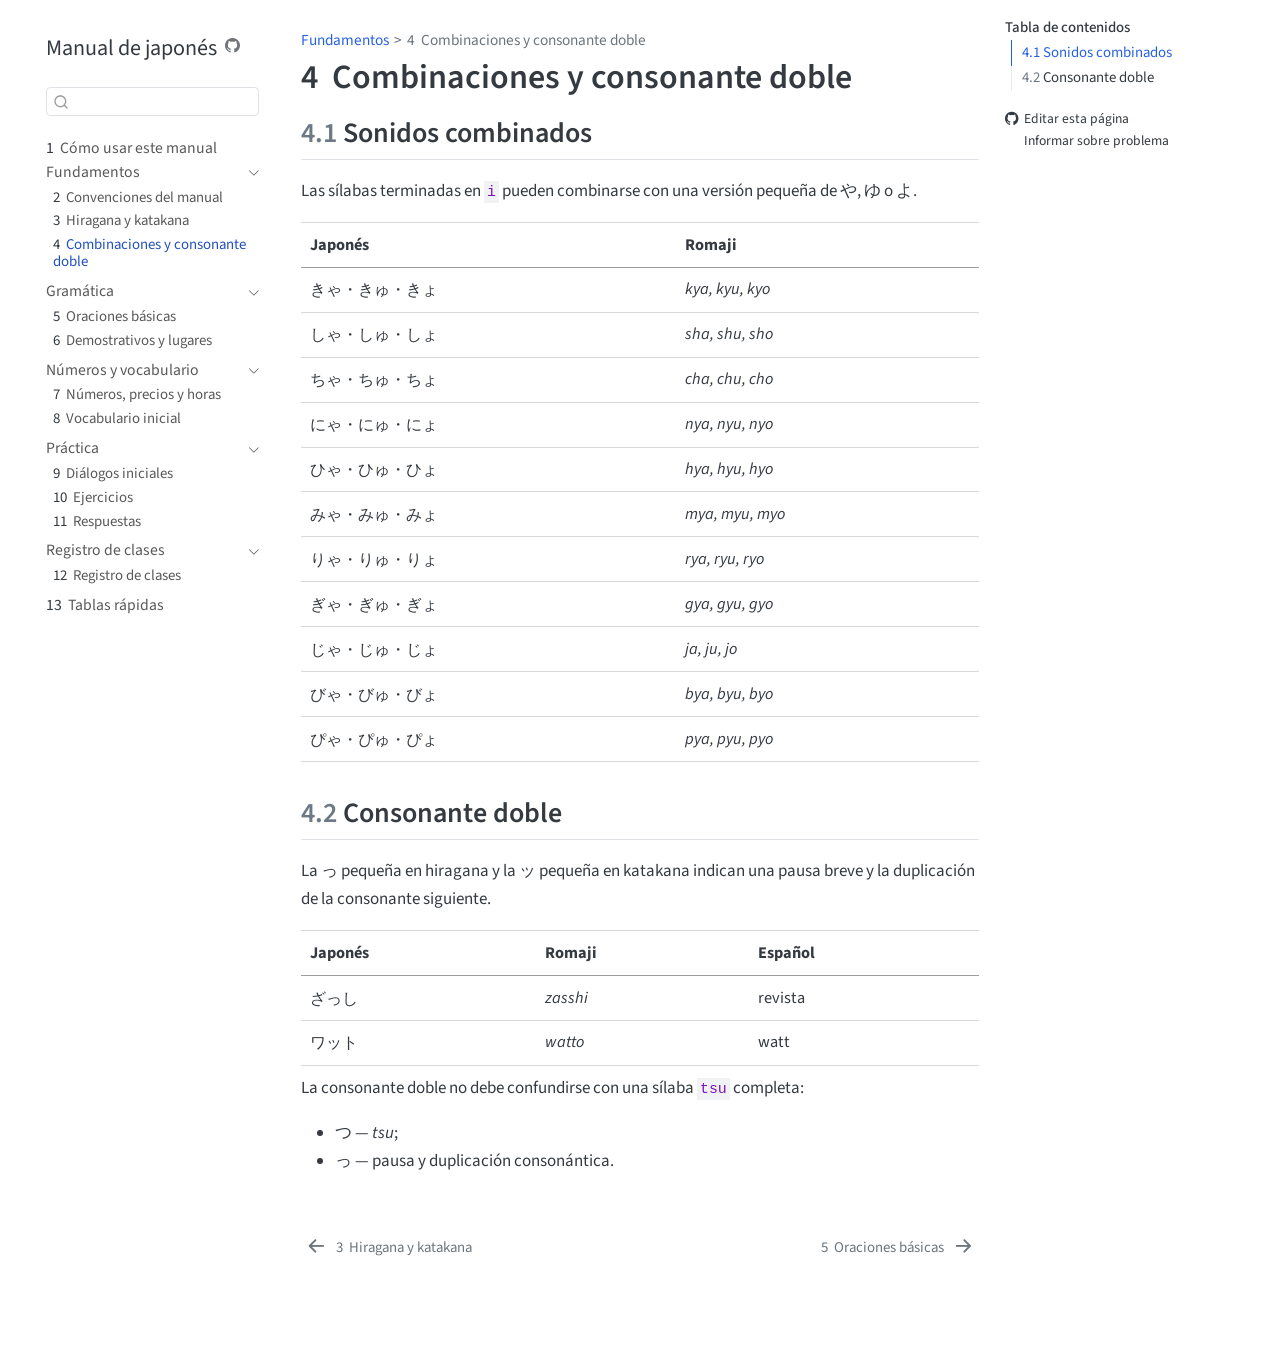
<file: 02-escritura/combinaciones.html>
<!DOCTYPE html>
<html xmlns="http://www.w3.org/1999/xhtml" lang="es" xml:lang="es"><head>

<meta charset="utf-8">
<meta name="generator" content="quarto-1.9.38">

<meta name="viewport" content="width=device-width, initial-scale=1.0, user-scalable=yes">


<title>4&nbsp; Combinaciones y consonante doble – Manual de japonés</title>
<style>
/* Default styles provided by pandoc.
** See https://pandoc.org/MANUAL.html#variables-for-html for config info.
*/
code{white-space: pre-wrap;}
span.smallcaps{font-variant: small-caps;}
div.columns{display: flex; gap: min(4vw, 1.5em);}
div.column{flex: auto; overflow-x: auto;}
div.hanging-indent{margin-left: 1.5em; text-indent: -1.5em;}
ul.task-list{list-style: none;}
ul.task-list li input[type="checkbox"] {
  width: 0.8em;
  margin: 0 0.8em 0.2em -1em; /* quarto-specific, see https://github.com/quarto-dev/quarto-cli/issues/4556 */ 
  vertical-align: middle;
}
</style>


<script src="../site_libs/quarto-nav/quarto-nav.js"></script>
<script src="../site_libs/quarto-nav/headroom.min.js"></script>
<script src="../site_libs/clipboard/clipboard.min.js"></script>
<script src="../site_libs/quarto-search/autocomplete.umd.js"></script>
<script src="../site_libs/quarto-search/fuse.min.js"></script>
<script src="../site_libs/quarto-search/quarto-search.js"></script>
<meta name="quarto:offset" content="../">
<link href="../03-gramatica/oraciones-basicas.html" rel="next">
<link href="../02-escritura/hiragana-katakana.html" rel="prev">
<script src="../site_libs/quarto-html/quarto.js" type="module"></script>
<script src="../site_libs/quarto-html/tabsets/tabsets.js" type="module"></script>
<script src="../site_libs/quarto-html/popper.min.js"></script>
<script src="../site_libs/quarto-html/tippy.umd.min.js"></script>
<script src="../site_libs/quarto-html/anchor.min.js"></script>
<link href="../site_libs/quarto-html/tippy.css" rel="stylesheet">
<link href="../site_libs/quarto-html/quarto-syntax-highlighting-15634bcf2e68342d4ad2dfa704d543f6.css" rel="stylesheet" id="quarto-text-highlighting-styles">
<script src="../site_libs/bootstrap/bootstrap.min.js"></script>
<link href="../site_libs/bootstrap/bootstrap-icons.css" rel="stylesheet">
<link href="../site_libs/bootstrap/bootstrap-514c3c5c645fecdfd9acb6a6b9a944a6.min.css" rel="stylesheet" append-hash="true" id="quarto-bootstrap" data-mode="light">
<script id="quarto-search-options" type="application/json">{
  "location": "sidebar",
  "copy-button": false,
  "collapse-after": 3,
  "panel-placement": "start",
  "type": "textbox",
  "limit": 50,
  "keyboard-shortcut": [
    "f",
    "/",
    "s"
  ],
  "show-item-context": false,
  "language": {
    "search-no-results-text": "No se han encontrado resultados",
    "search-matching-documents-text": "documentos encontrados",
    "search-copy-link-title": "Copiar el enlace en la búsqueda",
    "search-hide-matches-text": "Ocultar resultados adicionales",
    "search-more-match-text": "resultado adicional en este documento",
    "search-more-matches-text": "resultados adicionales en este documento",
    "search-clear-button-title": "Borrar",
    "search-text-placeholder": "",
    "search-detached-cancel-button-title": "Cancelar",
    "search-submit-button-title": "Enviar",
    "search-label": "Buscar"
  }
}</script>


<link rel="stylesheet" href="../estilos/manual.css">
</head>

<body class="nav-sidebar floating quarto-light">

<div id="quarto-search-results"></div>
  <header id="quarto-header" class="headroom fixed-top">
  <nav class="quarto-secondary-nav">
    <div class="container-fluid d-flex">
      <button type="button" class="quarto-btn-toggle btn" data-bs-toggle="collapse" role="button" data-bs-target=".quarto-sidebar-collapse-item" aria-controls="quarto-sidebar" aria-expanded="false" aria-label="Alternar barra lateral" onclick="if (window.quartoToggleHeadroom) { window.quartoToggleHeadroom(); }">
        <i class="bi bi-layout-text-sidebar-reverse"></i>
      </button>
        <nav class="quarto-page-breadcrumbs" aria-label="breadcrumb"><ol class="breadcrumb"><li class="breadcrumb-item"><a href="../01-introduccion/convenciones.html">Fundamentos</a></li><li class="breadcrumb-item"><a href="../02-escritura/combinaciones.html"><span class="chapter-number">4</span>&nbsp; <span class="chapter-title">Combinaciones y consonante doble</span></a></li></ol></nav>
        <a class="flex-grow-1" role="navigation" data-bs-toggle="collapse" data-bs-target=".quarto-sidebar-collapse-item" aria-controls="quarto-sidebar" aria-expanded="false" aria-label="Alternar barra lateral" onclick="if (window.quartoToggleHeadroom) { window.quartoToggleHeadroom(); }">      
        </a>
      <button type="button" class="btn quarto-search-button" aria-label="Buscar" onclick="window.quartoOpenSearch();">
        <i class="bi bi-search"></i>
      </button>
    </div>
  </nav>
</header>
<!-- content -->
<div id="quarto-content" class="quarto-container page-columns page-rows-contents page-layout-article">
<!-- sidebar -->
  <nav id="quarto-sidebar" class="sidebar collapse collapse-horizontal quarto-sidebar-collapse-item sidebar-navigation floating overflow-auto">
    <div class="pt-lg-2 mt-2 text-left sidebar-header">
    <div class="sidebar-title mb-0 py-0">
      <a href="../">Manual de japonés</a> 
        <div class="sidebar-tools-main">
    <a href="https://github.com/likerman/manual-japones" title="Ejecutar el código" class="quarto-navigation-tool px-1" aria-label="Ejecutar el código"><i class="bi bi-github"></i></a>
</div>
    </div>
      </div>
        <div class="mt-2 flex-shrink-0 align-items-center">
        <div class="sidebar-search">
        <div id="quarto-search" class="" title="Buscar"></div>
        </div>
        </div>
    <div class="sidebar-menu-container"> 
    <ul class="list-unstyled mt-1">
        <li class="sidebar-item">
  <div class="sidebar-item-container"> 
  <a href="../index.html" class="sidebar-item-text sidebar-link">
 <span class="menu-text"><span class="chapter-number">1</span>&nbsp; <span class="chapter-title">Cómo usar este manual</span></span></a>
  </div>
</li>
        <li class="sidebar-item sidebar-item-section">
      <div class="sidebar-item-container"> 
            <a class="sidebar-item-text sidebar-link text-start" data-bs-toggle="collapse" data-bs-target="#quarto-sidebar-section-1" role="navigation" aria-expanded="true">
 <span class="menu-text">Fundamentos</span></a>
          <a class="sidebar-item-toggle text-start" data-bs-toggle="collapse" data-bs-target="#quarto-sidebar-section-1" role="navigation" aria-expanded="true" aria-label="Alternar sección">
            <i class="bi bi-chevron-right ms-2"></i>
          </a> 
      </div>
      <ul id="quarto-sidebar-section-1" class="collapse list-unstyled sidebar-section depth1 show">  
          <li class="sidebar-item">
  <div class="sidebar-item-container"> 
  <a href="../01-introduccion/convenciones.html" class="sidebar-item-text sidebar-link">
 <span class="menu-text"><span class="chapter-number">2</span>&nbsp; <span class="chapter-title">Convenciones del manual</span></span></a>
  </div>
</li>
          <li class="sidebar-item">
  <div class="sidebar-item-container"> 
  <a href="../02-escritura/hiragana-katakana.html" class="sidebar-item-text sidebar-link">
 <span class="menu-text"><span class="chapter-number">3</span>&nbsp; <span class="chapter-title">Hiragana y katakana</span></span></a>
  </div>
</li>
          <li class="sidebar-item">
  <div class="sidebar-item-container"> 
  <a href="../02-escritura/combinaciones.html" class="sidebar-item-text sidebar-link active">
 <span class="menu-text"><span class="chapter-number">4</span>&nbsp; <span class="chapter-title">Combinaciones y consonante doble</span></span></a>
  </div>
</li>
      </ul>
  </li>
        <li class="sidebar-item sidebar-item-section">
      <div class="sidebar-item-container"> 
            <a class="sidebar-item-text sidebar-link text-start" data-bs-toggle="collapse" data-bs-target="#quarto-sidebar-section-2" role="navigation" aria-expanded="true">
 <span class="menu-text">Gramática</span></a>
          <a class="sidebar-item-toggle text-start" data-bs-toggle="collapse" data-bs-target="#quarto-sidebar-section-2" role="navigation" aria-expanded="true" aria-label="Alternar sección">
            <i class="bi bi-chevron-right ms-2"></i>
          </a> 
      </div>
      <ul id="quarto-sidebar-section-2" class="collapse list-unstyled sidebar-section depth1 show">  
          <li class="sidebar-item">
  <div class="sidebar-item-container"> 
  <a href="../03-gramatica/oraciones-basicas.html" class="sidebar-item-text sidebar-link">
 <span class="menu-text"><span class="chapter-number">5</span>&nbsp; <span class="chapter-title">Oraciones básicas</span></span></a>
  </div>
</li>
          <li class="sidebar-item">
  <div class="sidebar-item-container"> 
  <a href="../03-gramatica/demostrativos-lugares.html" class="sidebar-item-text sidebar-link">
 <span class="menu-text"><span class="chapter-number">6</span>&nbsp; <span class="chapter-title">Demostrativos y lugares</span></span></a>
  </div>
</li>
      </ul>
  </li>
        <li class="sidebar-item sidebar-item-section">
      <div class="sidebar-item-container"> 
            <a class="sidebar-item-text sidebar-link text-start" data-bs-toggle="collapse" data-bs-target="#quarto-sidebar-section-3" role="navigation" aria-expanded="true">
 <span class="menu-text">Números y vocabulario</span></a>
          <a class="sidebar-item-toggle text-start" data-bs-toggle="collapse" data-bs-target="#quarto-sidebar-section-3" role="navigation" aria-expanded="true" aria-label="Alternar sección">
            <i class="bi bi-chevron-right ms-2"></i>
          </a> 
      </div>
      <ul id="quarto-sidebar-section-3" class="collapse list-unstyled sidebar-section depth1 show">  
          <li class="sidebar-item">
  <div class="sidebar-item-container"> 
  <a href="../04-numeros-tiempo/numeros-precios-horas.html" class="sidebar-item-text sidebar-link">
 <span class="menu-text"><span class="chapter-number">7</span>&nbsp; <span class="chapter-title">Números, precios y horas</span></span></a>
  </div>
</li>
          <li class="sidebar-item">
  <div class="sidebar-item-container"> 
  <a href="../05-vocabulario/vocabulario-inicial.html" class="sidebar-item-text sidebar-link">
 <span class="menu-text"><span class="chapter-number">8</span>&nbsp; <span class="chapter-title">Vocabulario inicial</span></span></a>
  </div>
</li>
      </ul>
  </li>
        <li class="sidebar-item sidebar-item-section">
      <div class="sidebar-item-container"> 
            <a class="sidebar-item-text sidebar-link text-start" data-bs-toggle="collapse" data-bs-target="#quarto-sidebar-section-4" role="navigation" aria-expanded="true">
 <span class="menu-text">Práctica</span></a>
          <a class="sidebar-item-toggle text-start" data-bs-toggle="collapse" data-bs-target="#quarto-sidebar-section-4" role="navigation" aria-expanded="true" aria-label="Alternar sección">
            <i class="bi bi-chevron-right ms-2"></i>
          </a> 
      </div>
      <ul id="quarto-sidebar-section-4" class="collapse list-unstyled sidebar-section depth1 show">  
          <li class="sidebar-item">
  <div class="sidebar-item-container"> 
  <a href="../06-dialogos/dialogos-iniciales.html" class="sidebar-item-text sidebar-link">
 <span class="menu-text"><span class="chapter-number">9</span>&nbsp; <span class="chapter-title">Diálogos iniciales</span></span></a>
  </div>
</li>
          <li class="sidebar-item">
  <div class="sidebar-item-container"> 
  <a href="../07-ejercicios/ejercicios.html" class="sidebar-item-text sidebar-link">
 <span class="menu-text"><span class="chapter-number">10</span>&nbsp; <span class="chapter-title">Ejercicios</span></span></a>
  </div>
</li>
          <li class="sidebar-item">
  <div class="sidebar-item-container"> 
  <a href="../07-ejercicios/respuestas.html" class="sidebar-item-text sidebar-link">
 <span class="menu-text"><span class="chapter-number">11</span>&nbsp; <span class="chapter-title">Respuestas</span></span></a>
  </div>
</li>
      </ul>
  </li>
        <li class="sidebar-item sidebar-item-section">
      <div class="sidebar-item-container"> 
            <a class="sidebar-item-text sidebar-link text-start" data-bs-toggle="collapse" data-bs-target="#quarto-sidebar-section-5" role="navigation" aria-expanded="true">
 <span class="menu-text">Registro de clases</span></a>
          <a class="sidebar-item-toggle text-start" data-bs-toggle="collapse" data-bs-target="#quarto-sidebar-section-5" role="navigation" aria-expanded="true" aria-label="Alternar sección">
            <i class="bi bi-chevron-right ms-2"></i>
          </a> 
      </div>
      <ul id="quarto-sidebar-section-5" class="collapse list-unstyled sidebar-section depth1 show">  
          <li class="sidebar-item">
  <div class="sidebar-item-container"> 
  <a href="../08-registro-clases/indice.html" class="sidebar-item-text sidebar-link">
 <span class="menu-text"><span class="chapter-number">12</span>&nbsp; <span class="chapter-title">Registro de clases</span></span></a>
  </div>
</li>
      </ul>
  </li>
        <li class="sidebar-item">
  <div class="sidebar-item-container"> 
  <a href="../09-apendices/tablas-rapidas.html" class="sidebar-item-text sidebar-link">
 <span class="menu-text"><span class="chapter-number">13</span>&nbsp; <span class="chapter-title">Tablas rápidas</span></span></a>
  </div>
</li>
    </ul>
    </div>
</nav>
<div id="quarto-sidebar-glass" class="quarto-sidebar-collapse-item" data-bs-toggle="collapse" data-bs-target=".quarto-sidebar-collapse-item"></div>
<!-- margin-sidebar -->
    <div id="quarto-margin-sidebar" class="sidebar margin-sidebar">
        <nav id="TOC" role="doc-toc" class="toc-active">
    <h2 id="toc-title">Tabla de contenidos</h2>
   
  <ul>
  <li><a href="#sonidos-combinados" id="toc-sonidos-combinados" class="nav-link active" data-scroll-target="#sonidos-combinados"><span class="header-section-number">4.1</span> Sonidos combinados</a></li>
  <li><a href="#consonante-doble" id="toc-consonante-doble" class="nav-link" data-scroll-target="#consonante-doble"><span class="header-section-number">4.2</span> Consonante doble</a></li>
  </ul>
<div class="toc-actions"><ul><li><a href="https://github.com/likerman/manual-japones/edit/main/02-escritura/combinaciones.qmd" class="toc-action"><i class="bi bi-github"></i>Editar esta página</a></li><li><a href="https://github.com/likerman/manual-japones/issues/new" class="toc-action"><i class="bi empty"></i>Informar sobre problema</a></li></ul></div></nav>
    </div>
<!-- main -->
<main class="content" id="quarto-document-content">

<header id="title-block-header" class="quarto-title-block default"><nav class="quarto-page-breadcrumbs quarto-title-breadcrumbs d-none d-lg-block" aria-label="breadcrumb"><ol class="breadcrumb"><li class="breadcrumb-item"><a href="../01-introduccion/convenciones.html">Fundamentos</a></li><li class="breadcrumb-item"><a href="../02-escritura/combinaciones.html"><span class="chapter-number">4</span>&nbsp; <span class="chapter-title">Combinaciones y consonante doble</span></a></li></ol></nav>
<div class="quarto-title">
<h1 class="title"><span class="chapter-number">4</span>&nbsp; <span class="chapter-title">Combinaciones y consonante doble</span></h1>
</div>



<div class="quarto-title-meta">

    
  
    
  </div>
  


</header>


<section id="sonidos-combinados" class="level2" data-number="4.1">
<h2 data-number="4.1" class="anchored" data-anchor-id="sonidos-combinados"><span class="header-section-number">4.1</span> Sonidos combinados</h2>
<p>Las sílabas terminadas en <code>i</code> pueden combinarse con una versión pequeña de や, ゆ o よ.</p>
<table class="caption-top table">
<thead>
<tr class="header">
<th>Japonés</th>
<th>Romaji</th>
</tr>
</thead>
<tbody>
<tr class="odd">
<td>きゃ・きゅ・きょ</td>
<td><em>kya, kyu, kyo</em></td>
</tr>
<tr class="even">
<td>しゃ・しゅ・しょ</td>
<td><em>sha, shu, sho</em></td>
</tr>
<tr class="odd">
<td>ちゃ・ちゅ・ちょ</td>
<td><em>cha, chu, cho</em></td>
</tr>
<tr class="even">
<td>にゃ・にゅ・にょ</td>
<td><em>nya, nyu, nyo</em></td>
</tr>
<tr class="odd">
<td>ひゃ・ひゅ・ひょ</td>
<td><em>hya, hyu, hyo</em></td>
</tr>
<tr class="even">
<td>みゃ・みゅ・みょ</td>
<td><em>mya, myu, myo</em></td>
</tr>
<tr class="odd">
<td>りゃ・りゅ・りょ</td>
<td><em>rya, ryu, ryo</em></td>
</tr>
<tr class="even">
<td>ぎゃ・ぎゅ・ぎょ</td>
<td><em>gya, gyu, gyo</em></td>
</tr>
<tr class="odd">
<td>じゃ・じゅ・じょ</td>
<td><em>ja, ju, jo</em></td>
</tr>
<tr class="even">
<td>びゃ・びゅ・びょ</td>
<td><em>bya, byu, byo</em></td>
</tr>
<tr class="odd">
<td>ぴゃ・ぴゅ・ぴょ</td>
<td><em>pya, pyu, pyo</em></td>
</tr>
</tbody>
</table>
</section>
<section id="consonante-doble" class="level2" data-number="4.2">
<h2 data-number="4.2" class="anchored" data-anchor-id="consonante-doble"><span class="header-section-number">4.2</span> Consonante doble</h2>
<p>La っ pequeña en hiragana y la ッ pequeña en katakana indican una pausa breve y la duplicación de la consonante siguiente.</p>
<table class="caption-top table">
<thead>
<tr class="header">
<th>Japonés</th>
<th>Romaji</th>
<th>Español</th>
</tr>
</thead>
<tbody>
<tr class="odd">
<td>ざっし</td>
<td><em>zasshi</em></td>
<td>revista</td>
</tr>
<tr class="even">
<td>ワット</td>
<td><em>watto</em></td>
<td>watt</td>
</tr>
</tbody>
</table>
<p>La consonante doble no debe confundirse con una sílaba <code>tsu</code> completa:</p>
<ul>
<li>つ — <em>tsu</em>;</li>
<li>っ — pausa y duplicación consonántica.</li>
</ul>


</section>

</main> <!-- /main -->
<script id="quarto-html-after-body" type="application/javascript">
  window.document.addEventListener("DOMContentLoaded", function (event) {
    const icon = "";
    const anchorJS = new window.AnchorJS();
    anchorJS.options = {
      placement: 'right',
      icon: icon
    };
    anchorJS.add('.anchored');
    const isCodeAnnotation = (el) => {
      for (const clz of el.classList) {
        if (clz.startsWith('code-annotation-')) {                     
          return true;
        }
      }
      return false;
    }
    const onCopySuccess = function(e) {
      // button target
      const button = e.trigger;
      // don't keep focus
      button.blur();
      // flash "checked"
      button.classList.add('code-copy-button-checked');
      var currentTitle = button.getAttribute("title");
      button.setAttribute("title", "Copiado");
      let tooltip;
      if (window.bootstrap) {
        button.setAttribute("data-bs-toggle", "tooltip");
        button.setAttribute("data-bs-placement", "left");
        button.setAttribute("data-bs-title", "Copiado");
        tooltip = new bootstrap.Tooltip(button, 
          { trigger: "manual", 
            customClass: "code-copy-button-tooltip",
            offset: [0, -8]});
        tooltip.show();    
      }
      setTimeout(function() {
        if (tooltip) {
          tooltip.hide();
          button.removeAttribute("data-bs-title");
          button.removeAttribute("data-bs-toggle");
          button.removeAttribute("data-bs-placement");
        }
        button.setAttribute("title", currentTitle);
        button.classList.remove('code-copy-button-checked');
      }, 1000);
      // clear code selection
      e.clearSelection();
    }
    const getTextToCopy = function(trigger) {
      const outerScaffold = trigger.parentElement.cloneNode(true);
      const codeEl = outerScaffold.querySelector('code');
      for (const childEl of codeEl.children) {
        if (isCodeAnnotation(childEl)) {
          childEl.remove();
        }
      }
      return codeEl.innerText;
    }
    const clipboard = new window.ClipboardJS('.code-copy-button:not([data-in-quarto-modal])', {
      text: getTextToCopy
    });
    clipboard.on('success', onCopySuccess);
    if (window.document.getElementById('quarto-embedded-source-code-modal')) {
      const clipboardModal = new window.ClipboardJS('.code-copy-button[data-in-quarto-modal]', {
        text: getTextToCopy,
        container: window.document.getElementById('quarto-embedded-source-code-modal')
      });
      clipboardModal.on('success', onCopySuccess);
    }
      var localhostRegex = new RegExp(/^(?:http|https):\/\/localhost\:?[0-9]*\//);
      var mailtoRegex = new RegExp(/^mailto:/);
        var filterRegex = new RegExp('/' + window.location.host + '/');
      var isInternal = (href) => {
          return filterRegex.test(href) || localhostRegex.test(href) || mailtoRegex.test(href);
      }
      // Inspect non-navigation links and adorn them if external
     var links = window.document.querySelectorAll('a[href]:not(.nav-link):not(.navbar-brand):not(.toc-action):not(.sidebar-link):not(.sidebar-item-toggle):not(.pagination-link):not(.no-external):not([aria-hidden]):not(.dropdown-item):not(.quarto-navigation-tool):not(.about-link)');
      for (var i=0; i<links.length; i++) {
        const link = links[i];
        if (!isInternal(link.href)) {
          // undo the damage that might have been done by quarto-nav.js in the case of
          // links that we want to consider external
          if (link.dataset.originalHref !== undefined) {
            link.href = link.dataset.originalHref;
          }
        }
      }
    function tippyHover(el, contentFn, onTriggerFn, onUntriggerFn) {
      const config = {
        allowHTML: true,
        maxWidth: 500,
        delay: 100,
        arrow: false,
        appendTo: function(el) {
            return el.parentElement;
        },
        interactive: true,
        interactiveBorder: 10,
        theme: 'quarto',
        placement: 'bottom-start',
      };
      if (contentFn) {
        config.content = contentFn;
      }
      if (onTriggerFn) {
        config.onTrigger = onTriggerFn;
      }
      if (onUntriggerFn) {
        config.onUntrigger = onUntriggerFn;
      }
      window.tippy(el, config); 
    }
    const noterefs = window.document.querySelectorAll('a[role="doc-noteref"]');
    for (var i=0; i<noterefs.length; i++) {
      const ref = noterefs[i];
      tippyHover(ref, function() {
        // use id or data attribute instead here
        let href = ref.getAttribute('data-footnote-href') || ref.getAttribute('href');
        try { href = new URL(href).hash; } catch {}
        const id = href.replace(/^#\/?/, "");
        const note = window.document.getElementById(id);
        if (note) {
          return note.innerHTML;
        } else {
          return "";
        }
      });
    }
    const xrefs = window.document.querySelectorAll('a.quarto-xref');
    const processXRef = (id, note) => {
      // Strip column container classes
      const stripColumnClz = (el) => {
        el.classList.remove("page-full", "page-columns");
        if (el.children) {
          for (const child of el.children) {
            stripColumnClz(child);
          }
        }
      }
      stripColumnClz(note)
      if (id === null || id.startsWith('sec-')) {
        // Special case sections, only their first couple elements
        const container = document.createElement("div");
        if (note.children && note.children.length > 2) {
          container.appendChild(note.children[0].cloneNode(true));
          for (let i = 1; i < note.children.length; i++) {
            const child = note.children[i];
            if (child.tagName === "P" && child.innerText === "") {
              continue;
            } else {
              container.appendChild(child.cloneNode(true));
              break;
            }
          }
          if (window.Quarto?.typesetMath) {
            window.Quarto.typesetMath(container);
          }
          return container.innerHTML
        } else {
          if (window.Quarto?.typesetMath) {
            window.Quarto.typesetMath(note);
          }
          return note.innerHTML;
        }
      } else {
        // Remove any anchor links if they are present
        const anchorLink = note.querySelector('a.anchorjs-link');
        if (anchorLink) {
          anchorLink.remove();
        }
        if (window.Quarto?.typesetMath) {
          window.Quarto.typesetMath(note);
        }
        if (note.classList.contains("callout")) {
          return note.outerHTML;
        } else {
          return note.innerHTML;
        }
      }
    }
    for (var i=0; i<xrefs.length; i++) {
      const xref = xrefs[i];
      tippyHover(xref, undefined, function(instance) {
        instance.disable();
        let url = xref.getAttribute('href');
        let hash = undefined; 
        if (url.startsWith('#')) {
          hash = url;
        } else {
          try { hash = new URL(url).hash; } catch {}
        }
        if (hash) {
          const id = hash.replace(/^#\/?/, "");
          const note = window.document.getElementById(id);
          if (note !== null) {
            try {
              const html = processXRef(id, note.cloneNode(true));
              instance.setContent(html);
            } finally {
              instance.enable();
              instance.show();
            }
          } else {
            // See if we can fetch this
            fetch(url.split('#')[0])
            .then(res => res.text())
            .then(html => {
              const parser = new DOMParser();
              const htmlDoc = parser.parseFromString(html, "text/html");
              const note = htmlDoc.getElementById(id);
              if (note !== null) {
                const html = processXRef(id, note);
                instance.setContent(html);
              } 
            }).finally(() => {
              instance.enable();
              instance.show();
            });
          }
        } else {
          // See if we can fetch a full url (with no hash to target)
          // This is a special case and we should probably do some content thinning / targeting
          fetch(url)
          .then(res => res.text())
          .then(html => {
            const parser = new DOMParser();
            const htmlDoc = parser.parseFromString(html, "text/html");
            const note = htmlDoc.querySelector('main.content');
            if (note !== null) {
              // This should only happen for chapter cross references
              // (since there is no id in the URL)
              // remove the first header
              if (note.children.length > 0 && note.children[0].tagName === "HEADER") {
                note.children[0].remove();
              }
              const html = processXRef(null, note);
              instance.setContent(html);
            } 
          }).finally(() => {
            instance.enable();
            instance.show();
          });
        }
      }, function(instance) {
      });
    }
        let selectedAnnoteEl;
        const selectorForAnnotation = ( cell, annotation) => {
          let cellAttr = 'data-code-cell="' + cell + '"';
          let lineAttr = 'data-code-annotation="' +  annotation + '"';
          const selector = 'span[' + cellAttr + '][' + lineAttr + ']';
          return selector;
        }
        const selectCodeLines = (annoteEl) => {
          const doc = window.document;
          const targetCell = annoteEl.getAttribute("data-target-cell");
          const targetAnnotation = annoteEl.getAttribute("data-target-annotation");
          const annoteSpan = window.document.querySelector(selectorForAnnotation(targetCell, targetAnnotation));
          const lines = annoteSpan.getAttribute("data-code-lines").split(",");
          const lineIds = lines.map((line) => {
            return targetCell + "-" + line;
          })
          let top = null;
          let height = null;
          let parent = null;
          if (lineIds.length > 0) {
              //compute the position of the single el (top and bottom and make a div)
              const el = window.document.getElementById(lineIds[0]);
              top = el.offsetTop;
              height = el.offsetHeight;
              parent = el.parentElement.parentElement;
            if (lineIds.length > 1) {
              const lastEl = window.document.getElementById(lineIds[lineIds.length - 1]);
              const bottom = lastEl.offsetTop + lastEl.offsetHeight;
              height = bottom - top;
            }
            if (top !== null && height !== null && parent !== null) {
              // cook up a div (if necessary) and position it 
              let div = window.document.getElementById("code-annotation-line-highlight");
              if (div === null) {
                div = window.document.createElement("div");
                div.setAttribute("id", "code-annotation-line-highlight");
                div.style.position = 'absolute';
                parent.appendChild(div);
              }
              div.style.top = top - 2 + "px";
              div.style.height = height + 4 + "px";
              div.style.left = 0;
              let gutterDiv = window.document.getElementById("code-annotation-line-highlight-gutter");
              if (gutterDiv === null) {
                gutterDiv = window.document.createElement("div");
                gutterDiv.setAttribute("id", "code-annotation-line-highlight-gutter");
                gutterDiv.style.position = 'absolute';
                const codeCell = window.document.getElementById(targetCell);
                const gutter = codeCell.querySelector('.code-annotation-gutter');
                gutter.appendChild(gutterDiv);
              }
              gutterDiv.style.top = top - 2 + "px";
              gutterDiv.style.height = height + 4 + "px";
            }
            selectedAnnoteEl = annoteEl;
          }
        };
        const unselectCodeLines = () => {
          const elementsIds = ["code-annotation-line-highlight", "code-annotation-line-highlight-gutter"];
          elementsIds.forEach((elId) => {
            const div = window.document.getElementById(elId);
            if (div) {
              div.remove();
            }
          });
          selectedAnnoteEl = undefined;
        };
          // Handle positioning of the toggle
      window.addEventListener(
        "resize",
        throttle(() => {
          elRect = undefined;
          if (selectedAnnoteEl) {
            selectCodeLines(selectedAnnoteEl);
          }
        }, 10)
      );
      function throttle(fn, ms) {
      let throttle = false;
      let timer;
        return (...args) => {
          if(!throttle) { // first call gets through
              fn.apply(this, args);
              throttle = true;
          } else { // all the others get throttled
              if(timer) clearTimeout(timer); // cancel #2
              timer = setTimeout(() => {
                fn.apply(this, args);
                timer = throttle = false;
              }, ms);
          }
        };
      }
        // Attach click handler to the DT
        const annoteDls = window.document.querySelectorAll('dt[data-target-cell]');
        for (const annoteDlNode of annoteDls) {
          annoteDlNode.addEventListener('click', (event) => {
            const clickedEl = event.target;
            if (clickedEl !== selectedAnnoteEl) {
              unselectCodeLines();
              const activeEl = window.document.querySelector('dt[data-target-cell].code-annotation-active');
              if (activeEl) {
                activeEl.classList.remove('code-annotation-active');
              }
              selectCodeLines(clickedEl);
              clickedEl.classList.add('code-annotation-active');
            } else {
              // Unselect the line
              unselectCodeLines();
              clickedEl.classList.remove('code-annotation-active');
            }
          });
        }
    const findCites = (el) => {
      const parentEl = el.parentElement;
      if (parentEl) {
        const cites = parentEl.dataset.cites;
        if (cites) {
          return {
            el,
            cites: cites.split(' ')
          };
        } else {
          return findCites(el.parentElement)
        }
      } else {
        return undefined;
      }
    };
    var bibliorefs = window.document.querySelectorAll('a[role="doc-biblioref"]');
    for (var i=0; i<bibliorefs.length; i++) {
      const ref = bibliorefs[i];
      const citeInfo = findCites(ref);
      if (citeInfo) {
        tippyHover(citeInfo.el, function() {
          var popup = window.document.createElement('div');
          citeInfo.cites.forEach(function(cite) {
            var citeDiv = window.document.createElement('div');
            citeDiv.classList.add('hanging-indent');
            citeDiv.classList.add('csl-entry');
            var biblioDiv = window.document.getElementById('ref-' + cite);
            if (biblioDiv) {
              citeDiv.innerHTML = biblioDiv.innerHTML;
            }
            popup.appendChild(citeDiv);
          });
          return popup.innerHTML;
        });
      }
    }
  });
  </script>
<nav class="page-navigation">
  <div class="nav-page nav-page-previous">
      <a href="../02-escritura/hiragana-katakana.html" class="pagination-link" aria-label="Hiragana y katakana">
        <i class="bi bi-arrow-left-short"></i> <span class="nav-page-text"><span class="chapter-number">3</span>&nbsp; <span class="chapter-title">Hiragana y katakana</span></span>
      </a>          
  </div>
  <div class="nav-page nav-page-next">
      <a href="../03-gramatica/oraciones-basicas.html" class="pagination-link" aria-label="Oraciones básicas">
        <span class="nav-page-text"><span class="chapter-number">5</span>&nbsp; <span class="chapter-title">Oraciones básicas</span></span> <i class="bi bi-arrow-right-short"></i>
      </a>
  </div>
</nav>
</div> <!-- /content -->




<footer class="footer"><div class="nav-footer"><div class="nav-footer-center"><div class="toc-actions d-sm-block d-md-none"><ul><li><a href="https://github.com/likerman/manual-japones/edit/main/02-escritura/combinaciones.qmd" class="toc-action"><i class="bi bi-github"></i>Editar esta página</a></li><li><a href="https://github.com/likerman/manual-japones/issues/new" class="toc-action"><i class="bi empty"></i>Informar sobre problema</a></li></ul></div></div></div></footer></body></html>
</file>
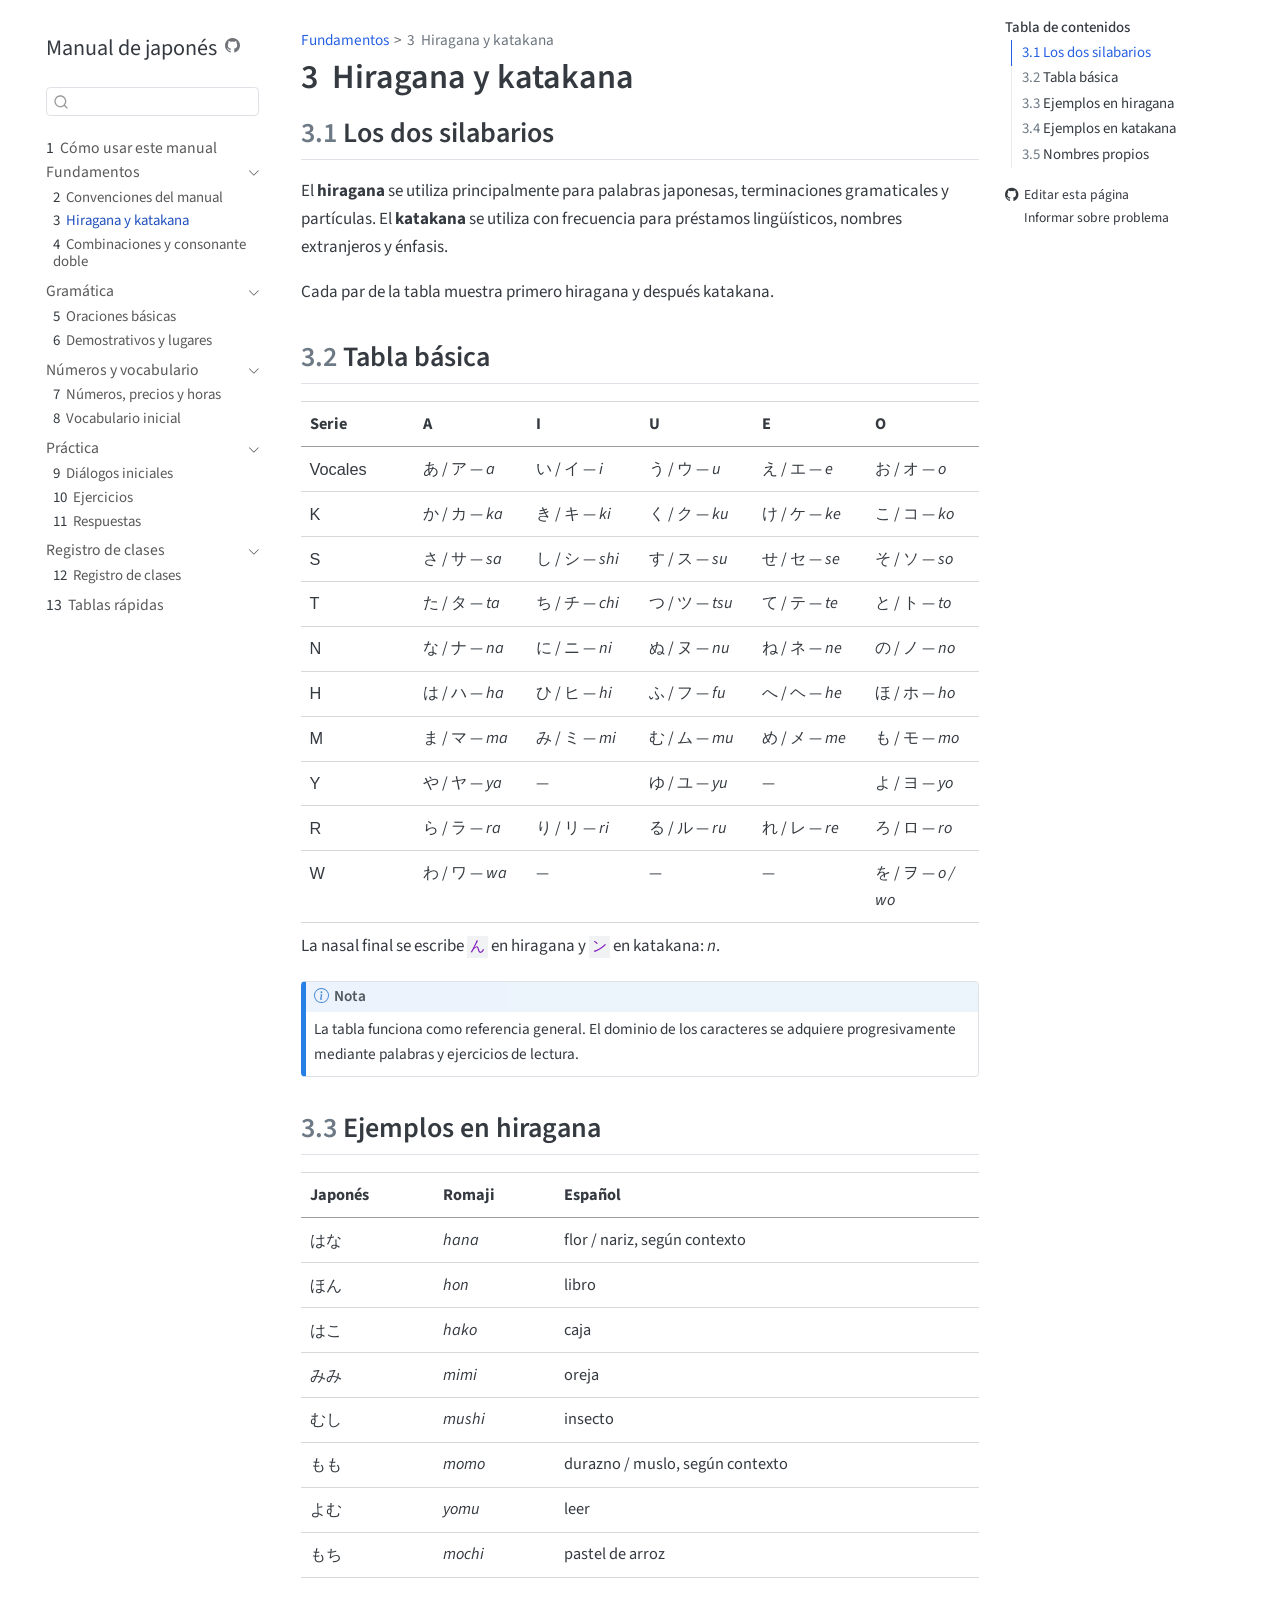
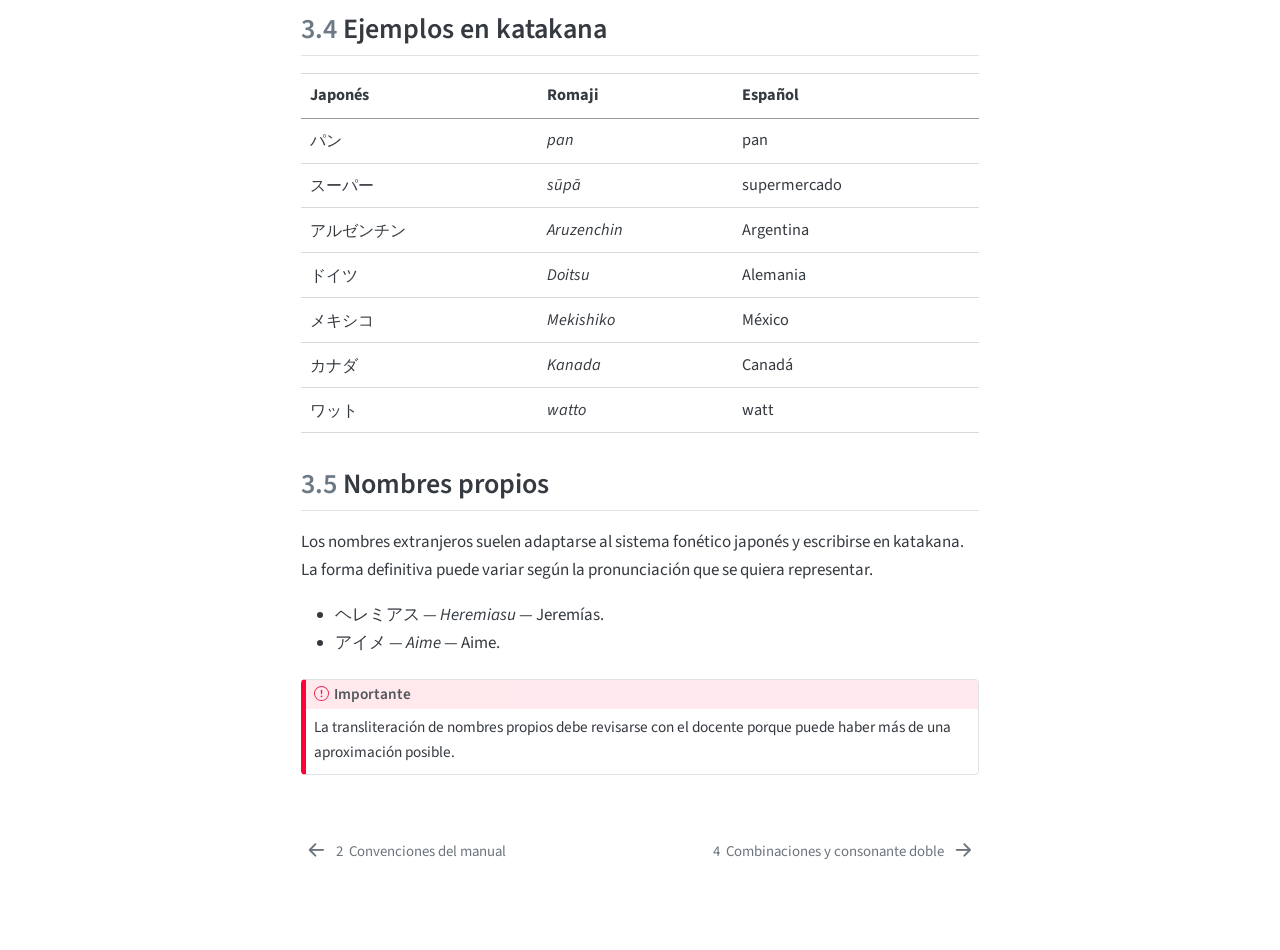
<file: 02-escritura/hiragana-katakana.html>
<!DOCTYPE html>
<html xmlns="http://www.w3.org/1999/xhtml" lang="es" xml:lang="es"><head>

<meta charset="utf-8">
<meta name="generator" content="quarto-1.9.38">

<meta name="viewport" content="width=device-width, initial-scale=1.0, user-scalable=yes">


<title>3&nbsp; Hiragana y katakana – Manual de japonés</title>
<style>
/* Default styles provided by pandoc.
** See https://pandoc.org/MANUAL.html#variables-for-html for config info.
*/
code{white-space: pre-wrap;}
span.smallcaps{font-variant: small-caps;}
div.columns{display: flex; gap: min(4vw, 1.5em);}
div.column{flex: auto; overflow-x: auto;}
div.hanging-indent{margin-left: 1.5em; text-indent: -1.5em;}
ul.task-list{list-style: none;}
ul.task-list li input[type="checkbox"] {
  width: 0.8em;
  margin: 0 0.8em 0.2em -1em; /* quarto-specific, see https://github.com/quarto-dev/quarto-cli/issues/4556 */ 
  vertical-align: middle;
}
</style>


<script src="../site_libs/quarto-nav/quarto-nav.js"></script>
<script src="../site_libs/quarto-nav/headroom.min.js"></script>
<script src="../site_libs/clipboard/clipboard.min.js"></script>
<script src="../site_libs/quarto-search/autocomplete.umd.js"></script>
<script src="../site_libs/quarto-search/fuse.min.js"></script>
<script src="../site_libs/quarto-search/quarto-search.js"></script>
<meta name="quarto:offset" content="../">
<link href="../02-escritura/combinaciones.html" rel="next">
<link href="../01-introduccion/convenciones.html" rel="prev">
<script src="../site_libs/quarto-html/quarto.js" type="module"></script>
<script src="../site_libs/quarto-html/tabsets/tabsets.js" type="module"></script>
<script src="../site_libs/quarto-html/popper.min.js"></script>
<script src="../site_libs/quarto-html/tippy.umd.min.js"></script>
<script src="../site_libs/quarto-html/anchor.min.js"></script>
<link href="../site_libs/quarto-html/tippy.css" rel="stylesheet">
<link href="../site_libs/quarto-html/quarto-syntax-highlighting-15634bcf2e68342d4ad2dfa704d543f6.css" rel="stylesheet" id="quarto-text-highlighting-styles">
<script src="../site_libs/bootstrap/bootstrap.min.js"></script>
<link href="../site_libs/bootstrap/bootstrap-icons.css" rel="stylesheet">
<link href="../site_libs/bootstrap/bootstrap-514c3c5c645fecdfd9acb6a6b9a944a6.min.css" rel="stylesheet" append-hash="true" id="quarto-bootstrap" data-mode="light">
<script id="quarto-search-options" type="application/json">{
  "location": "sidebar",
  "copy-button": false,
  "collapse-after": 3,
  "panel-placement": "start",
  "type": "textbox",
  "limit": 50,
  "keyboard-shortcut": [
    "f",
    "/",
    "s"
  ],
  "show-item-context": false,
  "language": {
    "search-no-results-text": "No se han encontrado resultados",
    "search-matching-documents-text": "documentos encontrados",
    "search-copy-link-title": "Copiar el enlace en la búsqueda",
    "search-hide-matches-text": "Ocultar resultados adicionales",
    "search-more-match-text": "resultado adicional en este documento",
    "search-more-matches-text": "resultados adicionales en este documento",
    "search-clear-button-title": "Borrar",
    "search-text-placeholder": "",
    "search-detached-cancel-button-title": "Cancelar",
    "search-submit-button-title": "Enviar",
    "search-label": "Buscar"
  }
}</script>


<link rel="stylesheet" href="../estilos/manual.css">
</head>

<body class="nav-sidebar floating quarto-light">

<div id="quarto-search-results"></div>
  <header id="quarto-header" class="headroom fixed-top">
  <nav class="quarto-secondary-nav">
    <div class="container-fluid d-flex">
      <button type="button" class="quarto-btn-toggle btn" data-bs-toggle="collapse" role="button" data-bs-target=".quarto-sidebar-collapse-item" aria-controls="quarto-sidebar" aria-expanded="false" aria-label="Alternar barra lateral" onclick="if (window.quartoToggleHeadroom) { window.quartoToggleHeadroom(); }">
        <i class="bi bi-layout-text-sidebar-reverse"></i>
      </button>
        <nav class="quarto-page-breadcrumbs" aria-label="breadcrumb"><ol class="breadcrumb"><li class="breadcrumb-item"><a href="../01-introduccion/convenciones.html">Fundamentos</a></li><li class="breadcrumb-item"><a href="../02-escritura/hiragana-katakana.html"><span class="chapter-number">3</span>&nbsp; <span class="chapter-title">Hiragana y katakana</span></a></li></ol></nav>
        <a class="flex-grow-1" role="navigation" data-bs-toggle="collapse" data-bs-target=".quarto-sidebar-collapse-item" aria-controls="quarto-sidebar" aria-expanded="false" aria-label="Alternar barra lateral" onclick="if (window.quartoToggleHeadroom) { window.quartoToggleHeadroom(); }">      
        </a>
      <button type="button" class="btn quarto-search-button" aria-label="Buscar" onclick="window.quartoOpenSearch();">
        <i class="bi bi-search"></i>
      </button>
    </div>
  </nav>
</header>
<!-- content -->
<div id="quarto-content" class="quarto-container page-columns page-rows-contents page-layout-article">
<!-- sidebar -->
  <nav id="quarto-sidebar" class="sidebar collapse collapse-horizontal quarto-sidebar-collapse-item sidebar-navigation floating overflow-auto">
    <div class="pt-lg-2 mt-2 text-left sidebar-header">
    <div class="sidebar-title mb-0 py-0">
      <a href="../">Manual de japonés</a> 
        <div class="sidebar-tools-main">
    <a href="https://github.com/likerman/manual-japones" title="Ejecutar el código" class="quarto-navigation-tool px-1" aria-label="Ejecutar el código"><i class="bi bi-github"></i></a>
</div>
    </div>
      </div>
        <div class="mt-2 flex-shrink-0 align-items-center">
        <div class="sidebar-search">
        <div id="quarto-search" class="" title="Buscar"></div>
        </div>
        </div>
    <div class="sidebar-menu-container"> 
    <ul class="list-unstyled mt-1">
        <li class="sidebar-item">
  <div class="sidebar-item-container"> 
  <a href="../index.html" class="sidebar-item-text sidebar-link">
 <span class="menu-text"><span class="chapter-number">1</span>&nbsp; <span class="chapter-title">Cómo usar este manual</span></span></a>
  </div>
</li>
        <li class="sidebar-item sidebar-item-section">
      <div class="sidebar-item-container"> 
            <a class="sidebar-item-text sidebar-link text-start" data-bs-toggle="collapse" data-bs-target="#quarto-sidebar-section-1" role="navigation" aria-expanded="true">
 <span class="menu-text">Fundamentos</span></a>
          <a class="sidebar-item-toggle text-start" data-bs-toggle="collapse" data-bs-target="#quarto-sidebar-section-1" role="navigation" aria-expanded="true" aria-label="Alternar sección">
            <i class="bi bi-chevron-right ms-2"></i>
          </a> 
      </div>
      <ul id="quarto-sidebar-section-1" class="collapse list-unstyled sidebar-section depth1 show">  
          <li class="sidebar-item">
  <div class="sidebar-item-container"> 
  <a href="../01-introduccion/convenciones.html" class="sidebar-item-text sidebar-link">
 <span class="menu-text"><span class="chapter-number">2</span>&nbsp; <span class="chapter-title">Convenciones del manual</span></span></a>
  </div>
</li>
          <li class="sidebar-item">
  <div class="sidebar-item-container"> 
  <a href="../02-escritura/hiragana-katakana.html" class="sidebar-item-text sidebar-link active">
 <span class="menu-text"><span class="chapter-number">3</span>&nbsp; <span class="chapter-title">Hiragana y katakana</span></span></a>
  </div>
</li>
          <li class="sidebar-item">
  <div class="sidebar-item-container"> 
  <a href="../02-escritura/combinaciones.html" class="sidebar-item-text sidebar-link">
 <span class="menu-text"><span class="chapter-number">4</span>&nbsp; <span class="chapter-title">Combinaciones y consonante doble</span></span></a>
  </div>
</li>
      </ul>
  </li>
        <li class="sidebar-item sidebar-item-section">
      <div class="sidebar-item-container"> 
            <a class="sidebar-item-text sidebar-link text-start" data-bs-toggle="collapse" data-bs-target="#quarto-sidebar-section-2" role="navigation" aria-expanded="true">
 <span class="menu-text">Gramática</span></a>
          <a class="sidebar-item-toggle text-start" data-bs-toggle="collapse" data-bs-target="#quarto-sidebar-section-2" role="navigation" aria-expanded="true" aria-label="Alternar sección">
            <i class="bi bi-chevron-right ms-2"></i>
          </a> 
      </div>
      <ul id="quarto-sidebar-section-2" class="collapse list-unstyled sidebar-section depth1 show">  
          <li class="sidebar-item">
  <div class="sidebar-item-container"> 
  <a href="../03-gramatica/oraciones-basicas.html" class="sidebar-item-text sidebar-link">
 <span class="menu-text"><span class="chapter-number">5</span>&nbsp; <span class="chapter-title">Oraciones básicas</span></span></a>
  </div>
</li>
          <li class="sidebar-item">
  <div class="sidebar-item-container"> 
  <a href="../03-gramatica/demostrativos-lugares.html" class="sidebar-item-text sidebar-link">
 <span class="menu-text"><span class="chapter-number">6</span>&nbsp; <span class="chapter-title">Demostrativos y lugares</span></span></a>
  </div>
</li>
      </ul>
  </li>
        <li class="sidebar-item sidebar-item-section">
      <div class="sidebar-item-container"> 
            <a class="sidebar-item-text sidebar-link text-start" data-bs-toggle="collapse" data-bs-target="#quarto-sidebar-section-3" role="navigation" aria-expanded="true">
 <span class="menu-text">Números y vocabulario</span></a>
          <a class="sidebar-item-toggle text-start" data-bs-toggle="collapse" data-bs-target="#quarto-sidebar-section-3" role="navigation" aria-expanded="true" aria-label="Alternar sección">
            <i class="bi bi-chevron-right ms-2"></i>
          </a> 
      </div>
      <ul id="quarto-sidebar-section-3" class="collapse list-unstyled sidebar-section depth1 show">  
          <li class="sidebar-item">
  <div class="sidebar-item-container"> 
  <a href="../04-numeros-tiempo/numeros-precios-horas.html" class="sidebar-item-text sidebar-link">
 <span class="menu-text"><span class="chapter-number">7</span>&nbsp; <span class="chapter-title">Números, precios y horas</span></span></a>
  </div>
</li>
          <li class="sidebar-item">
  <div class="sidebar-item-container"> 
  <a href="../05-vocabulario/vocabulario-inicial.html" class="sidebar-item-text sidebar-link">
 <span class="menu-text"><span class="chapter-number">8</span>&nbsp; <span class="chapter-title">Vocabulario inicial</span></span></a>
  </div>
</li>
      </ul>
  </li>
        <li class="sidebar-item sidebar-item-section">
      <div class="sidebar-item-container"> 
            <a class="sidebar-item-text sidebar-link text-start" data-bs-toggle="collapse" data-bs-target="#quarto-sidebar-section-4" role="navigation" aria-expanded="true">
 <span class="menu-text">Práctica</span></a>
          <a class="sidebar-item-toggle text-start" data-bs-toggle="collapse" data-bs-target="#quarto-sidebar-section-4" role="navigation" aria-expanded="true" aria-label="Alternar sección">
            <i class="bi bi-chevron-right ms-2"></i>
          </a> 
      </div>
      <ul id="quarto-sidebar-section-4" class="collapse list-unstyled sidebar-section depth1 show">  
          <li class="sidebar-item">
  <div class="sidebar-item-container"> 
  <a href="../06-dialogos/dialogos-iniciales.html" class="sidebar-item-text sidebar-link">
 <span class="menu-text"><span class="chapter-number">9</span>&nbsp; <span class="chapter-title">Diálogos iniciales</span></span></a>
  </div>
</li>
          <li class="sidebar-item">
  <div class="sidebar-item-container"> 
  <a href="../07-ejercicios/ejercicios.html" class="sidebar-item-text sidebar-link">
 <span class="menu-text"><span class="chapter-number">10</span>&nbsp; <span class="chapter-title">Ejercicios</span></span></a>
  </div>
</li>
          <li class="sidebar-item">
  <div class="sidebar-item-container"> 
  <a href="../07-ejercicios/respuestas.html" class="sidebar-item-text sidebar-link">
 <span class="menu-text"><span class="chapter-number">11</span>&nbsp; <span class="chapter-title">Respuestas</span></span></a>
  </div>
</li>
      </ul>
  </li>
        <li class="sidebar-item sidebar-item-section">
      <div class="sidebar-item-container"> 
            <a class="sidebar-item-text sidebar-link text-start" data-bs-toggle="collapse" data-bs-target="#quarto-sidebar-section-5" role="navigation" aria-expanded="true">
 <span class="menu-text">Registro de clases</span></a>
          <a class="sidebar-item-toggle text-start" data-bs-toggle="collapse" data-bs-target="#quarto-sidebar-section-5" role="navigation" aria-expanded="true" aria-label="Alternar sección">
            <i class="bi bi-chevron-right ms-2"></i>
          </a> 
      </div>
      <ul id="quarto-sidebar-section-5" class="collapse list-unstyled sidebar-section depth1 show">  
          <li class="sidebar-item">
  <div class="sidebar-item-container"> 
  <a href="../08-registro-clases/indice.html" class="sidebar-item-text sidebar-link">
 <span class="menu-text"><span class="chapter-number">12</span>&nbsp; <span class="chapter-title">Registro de clases</span></span></a>
  </div>
</li>
      </ul>
  </li>
        <li class="sidebar-item">
  <div class="sidebar-item-container"> 
  <a href="../09-apendices/tablas-rapidas.html" class="sidebar-item-text sidebar-link">
 <span class="menu-text"><span class="chapter-number">13</span>&nbsp; <span class="chapter-title">Tablas rápidas</span></span></a>
  </div>
</li>
    </ul>
    </div>
</nav>
<div id="quarto-sidebar-glass" class="quarto-sidebar-collapse-item" data-bs-toggle="collapse" data-bs-target=".quarto-sidebar-collapse-item"></div>
<!-- margin-sidebar -->
    <div id="quarto-margin-sidebar" class="sidebar margin-sidebar">
        <nav id="TOC" role="doc-toc" class="toc-active">
    <h2 id="toc-title">Tabla de contenidos</h2>
   
  <ul>
  <li><a href="#los-dos-silabarios" id="toc-los-dos-silabarios" class="nav-link active" data-scroll-target="#los-dos-silabarios"><span class="header-section-number">3.1</span> Los dos silabarios</a></li>
  <li><a href="#tabla-básica" id="toc-tabla-básica" class="nav-link" data-scroll-target="#tabla-básica"><span class="header-section-number">3.2</span> Tabla básica</a></li>
  <li><a href="#ejemplos-en-hiragana" id="toc-ejemplos-en-hiragana" class="nav-link" data-scroll-target="#ejemplos-en-hiragana"><span class="header-section-number">3.3</span> Ejemplos en hiragana</a></li>
  <li><a href="#ejemplos-en-katakana" id="toc-ejemplos-en-katakana" class="nav-link" data-scroll-target="#ejemplos-en-katakana"><span class="header-section-number">3.4</span> Ejemplos en katakana</a></li>
  <li><a href="#nombres-propios" id="toc-nombres-propios" class="nav-link" data-scroll-target="#nombres-propios"><span class="header-section-number">3.5</span> Nombres propios</a></li>
  </ul>
<div class="toc-actions"><ul><li><a href="https://github.com/likerman/manual-japones/edit/main/02-escritura/hiragana-katakana.qmd" class="toc-action"><i class="bi bi-github"></i>Editar esta página</a></li><li><a href="https://github.com/likerman/manual-japones/issues/new" class="toc-action"><i class="bi empty"></i>Informar sobre problema</a></li></ul></div></nav>
    </div>
<!-- main -->
<main class="content" id="quarto-document-content">

<header id="title-block-header" class="quarto-title-block default"><nav class="quarto-page-breadcrumbs quarto-title-breadcrumbs d-none d-lg-block" aria-label="breadcrumb"><ol class="breadcrumb"><li class="breadcrumb-item"><a href="../01-introduccion/convenciones.html">Fundamentos</a></li><li class="breadcrumb-item"><a href="../02-escritura/hiragana-katakana.html"><span class="chapter-number">3</span>&nbsp; <span class="chapter-title">Hiragana y katakana</span></a></li></ol></nav>
<div class="quarto-title">
<h1 class="title"><span class="chapter-number">3</span>&nbsp; <span class="chapter-title">Hiragana y katakana</span></h1>
</div>



<div class="quarto-title-meta">

    
  
    
  </div>
  


</header>


<section id="los-dos-silabarios" class="level2" data-number="3.1">
<h2 data-number="3.1" class="anchored" data-anchor-id="los-dos-silabarios"><span class="header-section-number">3.1</span> Los dos silabarios</h2>
<p>El <strong>hiragana</strong> se utiliza principalmente para palabras japonesas, terminaciones gramaticales y partículas. El <strong>katakana</strong> se utiliza con frecuencia para préstamos lingüísticos, nombres extranjeros y énfasis.</p>
<p>Cada par de la tabla muestra primero hiragana y después katakana.</p>
</section>
<section id="tabla-básica" class="level2" data-number="3.2">
<h2 data-number="3.2" class="anchored" data-anchor-id="tabla-básica"><span class="header-section-number">3.2</span> Tabla básica</h2>
<table class="caption-top table">
<colgroup>
<col style="width: 16%">
<col style="width: 16%">
<col style="width: 16%">
<col style="width: 16%">
<col style="width: 16%">
<col style="width: 16%">
</colgroup>
<thead>
<tr class="header">
<th>Serie</th>
<th>A</th>
<th>I</th>
<th>U</th>
<th>E</th>
<th>O</th>
</tr>
</thead>
<tbody>
<tr class="odd">
<td>Vocales</td>
<td>あ / ア — <em>a</em></td>
<td>い / イ — <em>i</em></td>
<td>う / ウ — <em>u</em></td>
<td>え / エ — <em>e</em></td>
<td>お / オ — <em>o</em></td>
</tr>
<tr class="even">
<td>K</td>
<td>か / カ — <em>ka</em></td>
<td>き / キ — <em>ki</em></td>
<td>く / ク — <em>ku</em></td>
<td>け / ケ — <em>ke</em></td>
<td>こ / コ — <em>ko</em></td>
</tr>
<tr class="odd">
<td>S</td>
<td>さ / サ — <em>sa</em></td>
<td>し / シ — <em>shi</em></td>
<td>す / ス — <em>su</em></td>
<td>せ / セ — <em>se</em></td>
<td>そ / ソ — <em>so</em></td>
</tr>
<tr class="even">
<td>T</td>
<td>た / タ — <em>ta</em></td>
<td>ち / チ — <em>chi</em></td>
<td>つ / ツ — <em>tsu</em></td>
<td>て / テ — <em>te</em></td>
<td>と / ト — <em>to</em></td>
</tr>
<tr class="odd">
<td>N</td>
<td>な / ナ — <em>na</em></td>
<td>に / ニ — <em>ni</em></td>
<td>ぬ / ヌ — <em>nu</em></td>
<td>ね / ネ — <em>ne</em></td>
<td>の / ノ — <em>no</em></td>
</tr>
<tr class="even">
<td>H</td>
<td>は / ハ — <em>ha</em></td>
<td>ひ / ヒ — <em>hi</em></td>
<td>ふ / フ — <em>fu</em></td>
<td>へ / ヘ — <em>he</em></td>
<td>ほ / ホ — <em>ho</em></td>
</tr>
<tr class="odd">
<td>M</td>
<td>ま / マ — <em>ma</em></td>
<td>み / ミ — <em>mi</em></td>
<td>む / ム — <em>mu</em></td>
<td>め / メ — <em>me</em></td>
<td>も / モ — <em>mo</em></td>
</tr>
<tr class="even">
<td>Y</td>
<td>や / ヤ — <em>ya</em></td>
<td>—</td>
<td>ゆ / ユ — <em>yu</em></td>
<td>—</td>
<td>よ / ヨ — <em>yo</em></td>
</tr>
<tr class="odd">
<td>R</td>
<td>ら / ラ — <em>ra</em></td>
<td>り / リ — <em>ri</em></td>
<td>る / ル — <em>ru</em></td>
<td>れ / レ — <em>re</em></td>
<td>ろ / ロ — <em>ro</em></td>
</tr>
<tr class="even">
<td>W</td>
<td>わ / ワ — <em>wa</em></td>
<td>—</td>
<td>—</td>
<td>—</td>
<td>を / ヲ — <em>o / wo</em></td>
</tr>
</tbody>
</table>
<p>La nasal final se escribe <code>ん</code> en hiragana y <code>ン</code> en katakana: <em>n</em>.</p>
<div class="callout callout-style-default callout-note callout-titled">
<div class="callout-header d-flex align-content-center">
<div class="callout-icon-container">
<i class="callout-icon"></i>
</div>
<div class="callout-title-container flex-fill">
Nota
</div>
</div>
<div class="callout-body-container callout-body">
<p>La tabla funciona como referencia general. El dominio de los caracteres se adquiere progresivamente mediante palabras y ejercicios de lectura.</p>
</div>
</div>
</section>
<section id="ejemplos-en-hiragana" class="level2" data-number="3.3">
<h2 data-number="3.3" class="anchored" data-anchor-id="ejemplos-en-hiragana"><span class="header-section-number">3.3</span> Ejemplos en hiragana</h2>
<table class="caption-top table">
<thead>
<tr class="header">
<th>Japonés</th>
<th>Romaji</th>
<th>Español</th>
</tr>
</thead>
<tbody>
<tr class="odd">
<td>はな</td>
<td><em>hana</em></td>
<td>flor / nariz, según contexto</td>
</tr>
<tr class="even">
<td>ほん</td>
<td><em>hon</em></td>
<td>libro</td>
</tr>
<tr class="odd">
<td>はこ</td>
<td><em>hako</em></td>
<td>caja</td>
</tr>
<tr class="even">
<td>みみ</td>
<td><em>mimi</em></td>
<td>oreja</td>
</tr>
<tr class="odd">
<td>むし</td>
<td><em>mushi</em></td>
<td>insecto</td>
</tr>
<tr class="even">
<td>もも</td>
<td><em>momo</em></td>
<td>durazno / muslo, según contexto</td>
</tr>
<tr class="odd">
<td>よむ</td>
<td><em>yomu</em></td>
<td>leer</td>
</tr>
<tr class="even">
<td>もち</td>
<td><em>mochi</em></td>
<td>pastel de arroz</td>
</tr>
</tbody>
</table>
</section>
<section id="ejemplos-en-katakana" class="level2" data-number="3.4">
<h2 data-number="3.4" class="anchored" data-anchor-id="ejemplos-en-katakana"><span class="header-section-number">3.4</span> Ejemplos en katakana</h2>
<table class="caption-top table">
<thead>
<tr class="header">
<th>Japonés</th>
<th>Romaji</th>
<th>Español</th>
</tr>
</thead>
<tbody>
<tr class="odd">
<td>パン</td>
<td><em>pan</em></td>
<td>pan</td>
</tr>
<tr class="even">
<td>スーパー</td>
<td><em>sūpā</em></td>
<td>supermercado</td>
</tr>
<tr class="odd">
<td>アルゼンチン</td>
<td><em>Aruzenchin</em></td>
<td>Argentina</td>
</tr>
<tr class="even">
<td>ドイツ</td>
<td><em>Doitsu</em></td>
<td>Alemania</td>
</tr>
<tr class="odd">
<td>メキシコ</td>
<td><em>Mekishiko</em></td>
<td>México</td>
</tr>
<tr class="even">
<td>カナダ</td>
<td><em>Kanada</em></td>
<td>Canadá</td>
</tr>
<tr class="odd">
<td>ワット</td>
<td><em>watto</em></td>
<td>watt</td>
</tr>
</tbody>
</table>
</section>
<section id="nombres-propios" class="level2" data-number="3.5">
<h2 data-number="3.5" class="anchored" data-anchor-id="nombres-propios"><span class="header-section-number">3.5</span> Nombres propios</h2>
<p>Los nombres extranjeros suelen adaptarse al sistema fonético japonés y escribirse en katakana. La forma definitiva puede variar según la pronunciación que se quiera representar.</p>
<ul>
<li>ヘレミアス — <em>Heremiasu</em> — Jeremías.</li>
<li>アイメ — <em>Aime</em> — Aime.</li>
</ul>
<div class="callout callout-style-default callout-important callout-titled">
<div class="callout-header d-flex align-content-center">
<div class="callout-icon-container">
<i class="callout-icon"></i>
</div>
<div class="callout-title-container flex-fill">
Importante
</div>
</div>
<div class="callout-body-container callout-body">
<p>La transliteración de nombres propios debe revisarse con el docente porque puede haber más de una aproximación posible.</p>
</div>
</div>


</section>

</main> <!-- /main -->
<script id="quarto-html-after-body" type="application/javascript">
  window.document.addEventListener("DOMContentLoaded", function (event) {
    const icon = "";
    const anchorJS = new window.AnchorJS();
    anchorJS.options = {
      placement: 'right',
      icon: icon
    };
    anchorJS.add('.anchored');
    const isCodeAnnotation = (el) => {
      for (const clz of el.classList) {
        if (clz.startsWith('code-annotation-')) {                     
          return true;
        }
      }
      return false;
    }
    const onCopySuccess = function(e) {
      // button target
      const button = e.trigger;
      // don't keep focus
      button.blur();
      // flash "checked"
      button.classList.add('code-copy-button-checked');
      var currentTitle = button.getAttribute("title");
      button.setAttribute("title", "Copiado");
      let tooltip;
      if (window.bootstrap) {
        button.setAttribute("data-bs-toggle", "tooltip");
        button.setAttribute("data-bs-placement", "left");
        button.setAttribute("data-bs-title", "Copiado");
        tooltip = new bootstrap.Tooltip(button, 
          { trigger: "manual", 
            customClass: "code-copy-button-tooltip",
            offset: [0, -8]});
        tooltip.show();    
      }
      setTimeout(function() {
        if (tooltip) {
          tooltip.hide();
          button.removeAttribute("data-bs-title");
          button.removeAttribute("data-bs-toggle");
          button.removeAttribute("data-bs-placement");
        }
        button.setAttribute("title", currentTitle);
        button.classList.remove('code-copy-button-checked');
      }, 1000);
      // clear code selection
      e.clearSelection();
    }
    const getTextToCopy = function(trigger) {
      const outerScaffold = trigger.parentElement.cloneNode(true);
      const codeEl = outerScaffold.querySelector('code');
      for (const childEl of codeEl.children) {
        if (isCodeAnnotation(childEl)) {
          childEl.remove();
        }
      }
      return codeEl.innerText;
    }
    const clipboard = new window.ClipboardJS('.code-copy-button:not([data-in-quarto-modal])', {
      text: getTextToCopy
    });
    clipboard.on('success', onCopySuccess);
    if (window.document.getElementById('quarto-embedded-source-code-modal')) {
      const clipboardModal = new window.ClipboardJS('.code-copy-button[data-in-quarto-modal]', {
        text: getTextToCopy,
        container: window.document.getElementById('quarto-embedded-source-code-modal')
      });
      clipboardModal.on('success', onCopySuccess);
    }
      var localhostRegex = new RegExp(/^(?:http|https):\/\/localhost\:?[0-9]*\//);
      var mailtoRegex = new RegExp(/^mailto:/);
        var filterRegex = new RegExp('/' + window.location.host + '/');
      var isInternal = (href) => {
          return filterRegex.test(href) || localhostRegex.test(href) || mailtoRegex.test(href);
      }
      // Inspect non-navigation links and adorn them if external
     var links = window.document.querySelectorAll('a[href]:not(.nav-link):not(.navbar-brand):not(.toc-action):not(.sidebar-link):not(.sidebar-item-toggle):not(.pagination-link):not(.no-external):not([aria-hidden]):not(.dropdown-item):not(.quarto-navigation-tool):not(.about-link)');
      for (var i=0; i<links.length; i++) {
        const link = links[i];
        if (!isInternal(link.href)) {
          // undo the damage that might have been done by quarto-nav.js in the case of
          // links that we want to consider external
          if (link.dataset.originalHref !== undefined) {
            link.href = link.dataset.originalHref;
          }
        }
      }
    function tippyHover(el, contentFn, onTriggerFn, onUntriggerFn) {
      const config = {
        allowHTML: true,
        maxWidth: 500,
        delay: 100,
        arrow: false,
        appendTo: function(el) {
            return el.parentElement;
        },
        interactive: true,
        interactiveBorder: 10,
        theme: 'quarto',
        placement: 'bottom-start',
      };
      if (contentFn) {
        config.content = contentFn;
      }
      if (onTriggerFn) {
        config.onTrigger = onTriggerFn;
      }
      if (onUntriggerFn) {
        config.onUntrigger = onUntriggerFn;
      }
      window.tippy(el, config); 
    }
    const noterefs = window.document.querySelectorAll('a[role="doc-noteref"]');
    for (var i=0; i<noterefs.length; i++) {
      const ref = noterefs[i];
      tippyHover(ref, function() {
        // use id or data attribute instead here
        let href = ref.getAttribute('data-footnote-href') || ref.getAttribute('href');
        try { href = new URL(href).hash; } catch {}
        const id = href.replace(/^#\/?/, "");
        const note = window.document.getElementById(id);
        if (note) {
          return note.innerHTML;
        } else {
          return "";
        }
      });
    }
    const xrefs = window.document.querySelectorAll('a.quarto-xref');
    const processXRef = (id, note) => {
      // Strip column container classes
      const stripColumnClz = (el) => {
        el.classList.remove("page-full", "page-columns");
        if (el.children) {
          for (const child of el.children) {
            stripColumnClz(child);
          }
        }
      }
      stripColumnClz(note)
      if (id === null || id.startsWith('sec-')) {
        // Special case sections, only their first couple elements
        const container = document.createElement("div");
        if (note.children && note.children.length > 2) {
          container.appendChild(note.children[0].cloneNode(true));
          for (let i = 1; i < note.children.length; i++) {
            const child = note.children[i];
            if (child.tagName === "P" && child.innerText === "") {
              continue;
            } else {
              container.appendChild(child.cloneNode(true));
              break;
            }
          }
          if (window.Quarto?.typesetMath) {
            window.Quarto.typesetMath(container);
          }
          return container.innerHTML
        } else {
          if (window.Quarto?.typesetMath) {
            window.Quarto.typesetMath(note);
          }
          return note.innerHTML;
        }
      } else {
        // Remove any anchor links if they are present
        const anchorLink = note.querySelector('a.anchorjs-link');
        if (anchorLink) {
          anchorLink.remove();
        }
        if (window.Quarto?.typesetMath) {
          window.Quarto.typesetMath(note);
        }
        if (note.classList.contains("callout")) {
          return note.outerHTML;
        } else {
          return note.innerHTML;
        }
      }
    }
    for (var i=0; i<xrefs.length; i++) {
      const xref = xrefs[i];
      tippyHover(xref, undefined, function(instance) {
        instance.disable();
        let url = xref.getAttribute('href');
        let hash = undefined; 
        if (url.startsWith('#')) {
          hash = url;
        } else {
          try { hash = new URL(url).hash; } catch {}
        }
        if (hash) {
          const id = hash.replace(/^#\/?/, "");
          const note = window.document.getElementById(id);
          if (note !== null) {
            try {
              const html = processXRef(id, note.cloneNode(true));
              instance.setContent(html);
            } finally {
              instance.enable();
              instance.show();
            }
          } else {
            // See if we can fetch this
            fetch(url.split('#')[0])
            .then(res => res.text())
            .then(html => {
              const parser = new DOMParser();
              const htmlDoc = parser.parseFromString(html, "text/html");
              const note = htmlDoc.getElementById(id);
              if (note !== null) {
                const html = processXRef(id, note);
                instance.setContent(html);
              } 
            }).finally(() => {
              instance.enable();
              instance.show();
            });
          }
        } else {
          // See if we can fetch a full url (with no hash to target)
          // This is a special case and we should probably do some content thinning / targeting
          fetch(url)
          .then(res => res.text())
          .then(html => {
            const parser = new DOMParser();
            const htmlDoc = parser.parseFromString(html, "text/html");
            const note = htmlDoc.querySelector('main.content');
            if (note !== null) {
              // This should only happen for chapter cross references
              // (since there is no id in the URL)
              // remove the first header
              if (note.children.length > 0 && note.children[0].tagName === "HEADER") {
                note.children[0].remove();
              }
              const html = processXRef(null, note);
              instance.setContent(html);
            } 
          }).finally(() => {
            instance.enable();
            instance.show();
          });
        }
      }, function(instance) {
      });
    }
        let selectedAnnoteEl;
        const selectorForAnnotation = ( cell, annotation) => {
          let cellAttr = 'data-code-cell="' + cell + '"';
          let lineAttr = 'data-code-annotation="' +  annotation + '"';
          const selector = 'span[' + cellAttr + '][' + lineAttr + ']';
          return selector;
        }
        const selectCodeLines = (annoteEl) => {
          const doc = window.document;
          const targetCell = annoteEl.getAttribute("data-target-cell");
          const targetAnnotation = annoteEl.getAttribute("data-target-annotation");
          const annoteSpan = window.document.querySelector(selectorForAnnotation(targetCell, targetAnnotation));
          const lines = annoteSpan.getAttribute("data-code-lines").split(",");
          const lineIds = lines.map((line) => {
            return targetCell + "-" + line;
          })
          let top = null;
          let height = null;
          let parent = null;
          if (lineIds.length > 0) {
              //compute the position of the single el (top and bottom and make a div)
              const el = window.document.getElementById(lineIds[0]);
              top = el.offsetTop;
              height = el.offsetHeight;
              parent = el.parentElement.parentElement;
            if (lineIds.length > 1) {
              const lastEl = window.document.getElementById(lineIds[lineIds.length - 1]);
              const bottom = lastEl.offsetTop + lastEl.offsetHeight;
              height = bottom - top;
            }
            if (top !== null && height !== null && parent !== null) {
              // cook up a div (if necessary) and position it 
              let div = window.document.getElementById("code-annotation-line-highlight");
              if (div === null) {
                div = window.document.createElement("div");
                div.setAttribute("id", "code-annotation-line-highlight");
                div.style.position = 'absolute';
                parent.appendChild(div);
              }
              div.style.top = top - 2 + "px";
              div.style.height = height + 4 + "px";
              div.style.left = 0;
              let gutterDiv = window.document.getElementById("code-annotation-line-highlight-gutter");
              if (gutterDiv === null) {
                gutterDiv = window.document.createElement("div");
                gutterDiv.setAttribute("id", "code-annotation-line-highlight-gutter");
                gutterDiv.style.position = 'absolute';
                const codeCell = window.document.getElementById(targetCell);
                const gutter = codeCell.querySelector('.code-annotation-gutter');
                gutter.appendChild(gutterDiv);
              }
              gutterDiv.style.top = top - 2 + "px";
              gutterDiv.style.height = height + 4 + "px";
            }
            selectedAnnoteEl = annoteEl;
          }
        };
        const unselectCodeLines = () => {
          const elementsIds = ["code-annotation-line-highlight", "code-annotation-line-highlight-gutter"];
          elementsIds.forEach((elId) => {
            const div = window.document.getElementById(elId);
            if (div) {
              div.remove();
            }
          });
          selectedAnnoteEl = undefined;
        };
          // Handle positioning of the toggle
      window.addEventListener(
        "resize",
        throttle(() => {
          elRect = undefined;
          if (selectedAnnoteEl) {
            selectCodeLines(selectedAnnoteEl);
          }
        }, 10)
      );
      function throttle(fn, ms) {
      let throttle = false;
      let timer;
        return (...args) => {
          if(!throttle) { // first call gets through
              fn.apply(this, args);
              throttle = true;
          } else { // all the others get throttled
              if(timer) clearTimeout(timer); // cancel #2
              timer = setTimeout(() => {
                fn.apply(this, args);
                timer = throttle = false;
              }, ms);
          }
        };
      }
        // Attach click handler to the DT
        const annoteDls = window.document.querySelectorAll('dt[data-target-cell]');
        for (const annoteDlNode of annoteDls) {
          annoteDlNode.addEventListener('click', (event) => {
            const clickedEl = event.target;
            if (clickedEl !== selectedAnnoteEl) {
              unselectCodeLines();
              const activeEl = window.document.querySelector('dt[data-target-cell].code-annotation-active');
              if (activeEl) {
                activeEl.classList.remove('code-annotation-active');
              }
              selectCodeLines(clickedEl);
              clickedEl.classList.add('code-annotation-active');
            } else {
              // Unselect the line
              unselectCodeLines();
              clickedEl.classList.remove('code-annotation-active');
            }
          });
        }
    const findCites = (el) => {
      const parentEl = el.parentElement;
      if (parentEl) {
        const cites = parentEl.dataset.cites;
        if (cites) {
          return {
            el,
            cites: cites.split(' ')
          };
        } else {
          return findCites(el.parentElement)
        }
      } else {
        return undefined;
      }
    };
    var bibliorefs = window.document.querySelectorAll('a[role="doc-biblioref"]');
    for (var i=0; i<bibliorefs.length; i++) {
      const ref = bibliorefs[i];
      const citeInfo = findCites(ref);
      if (citeInfo) {
        tippyHover(citeInfo.el, function() {
          var popup = window.document.createElement('div');
          citeInfo.cites.forEach(function(cite) {
            var citeDiv = window.document.createElement('div');
            citeDiv.classList.add('hanging-indent');
            citeDiv.classList.add('csl-entry');
            var biblioDiv = window.document.getElementById('ref-' + cite);
            if (biblioDiv) {
              citeDiv.innerHTML = biblioDiv.innerHTML;
            }
            popup.appendChild(citeDiv);
          });
          return popup.innerHTML;
        });
      }
    }
  });
  </script>
<nav class="page-navigation">
  <div class="nav-page nav-page-previous">
      <a href="../01-introduccion/convenciones.html" class="pagination-link" aria-label="Convenciones del manual">
        <i class="bi bi-arrow-left-short"></i> <span class="nav-page-text"><span class="chapter-number">2</span>&nbsp; <span class="chapter-title">Convenciones del manual</span></span>
      </a>          
  </div>
  <div class="nav-page nav-page-next">
      <a href="../02-escritura/combinaciones.html" class="pagination-link" aria-label="Combinaciones y consonante doble">
        <span class="nav-page-text"><span class="chapter-number">4</span>&nbsp; <span class="chapter-title">Combinaciones y consonante doble</span></span> <i class="bi bi-arrow-right-short"></i>
      </a>
  </div>
</nav>
</div> <!-- /content -->




<footer class="footer"><div class="nav-footer"><div class="nav-footer-center"><div class="toc-actions d-sm-block d-md-none"><ul><li><a href="https://github.com/likerman/manual-japones/edit/main/02-escritura/hiragana-katakana.qmd" class="toc-action"><i class="bi bi-github"></i>Editar esta página</a></li><li><a href="https://github.com/likerman/manual-japones/issues/new" class="toc-action"><i class="bi empty"></i>Informar sobre problema</a></li></ul></div></div></div></footer></body></html>
</file>
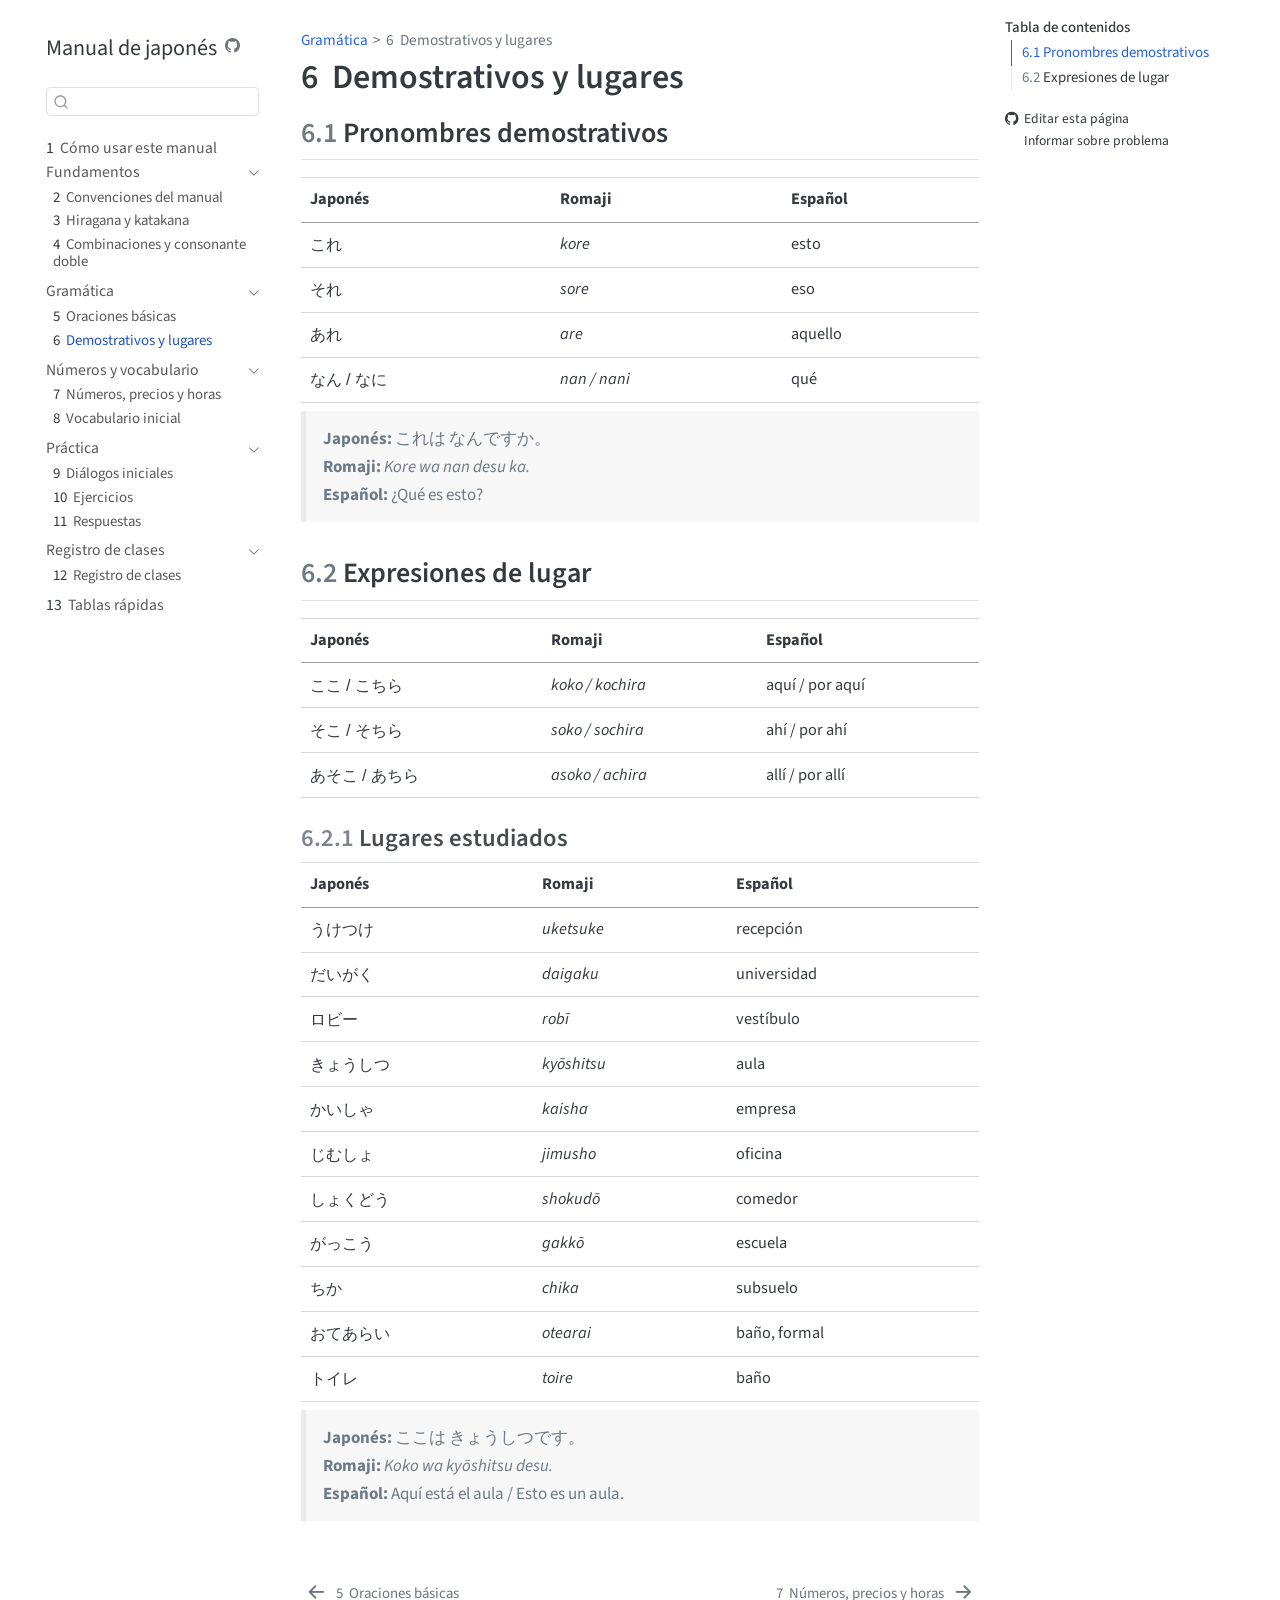
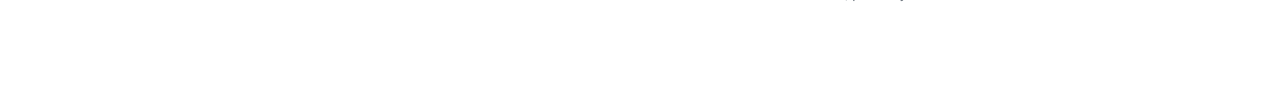
<file: 03-gramatica/demostrativos-lugares.html>
<!DOCTYPE html>
<html xmlns="http://www.w3.org/1999/xhtml" lang="es" xml:lang="es"><head>

<meta charset="utf-8">
<meta name="generator" content="quarto-1.9.38">

<meta name="viewport" content="width=device-width, initial-scale=1.0, user-scalable=yes">


<title>6&nbsp; Demostrativos y lugares – Manual de japonés</title>
<style>
/* Default styles provided by pandoc.
** See https://pandoc.org/MANUAL.html#variables-for-html for config info.
*/
code{white-space: pre-wrap;}
span.smallcaps{font-variant: small-caps;}
div.columns{display: flex; gap: min(4vw, 1.5em);}
div.column{flex: auto; overflow-x: auto;}
div.hanging-indent{margin-left: 1.5em; text-indent: -1.5em;}
ul.task-list{list-style: none;}
ul.task-list li input[type="checkbox"] {
  width: 0.8em;
  margin: 0 0.8em 0.2em -1em; /* quarto-specific, see https://github.com/quarto-dev/quarto-cli/issues/4556 */ 
  vertical-align: middle;
}
</style>


<script src="../site_libs/quarto-nav/quarto-nav.js"></script>
<script src="../site_libs/quarto-nav/headroom.min.js"></script>
<script src="../site_libs/clipboard/clipboard.min.js"></script>
<script src="../site_libs/quarto-search/autocomplete.umd.js"></script>
<script src="../site_libs/quarto-search/fuse.min.js"></script>
<script src="../site_libs/quarto-search/quarto-search.js"></script>
<meta name="quarto:offset" content="../">
<link href="../04-numeros-tiempo/numeros-precios-horas.html" rel="next">
<link href="../03-gramatica/oraciones-basicas.html" rel="prev">
<script src="../site_libs/quarto-html/quarto.js" type="module"></script>
<script src="../site_libs/quarto-html/tabsets/tabsets.js" type="module"></script>
<script src="../site_libs/quarto-html/popper.min.js"></script>
<script src="../site_libs/quarto-html/tippy.umd.min.js"></script>
<script src="../site_libs/quarto-html/anchor.min.js"></script>
<link href="../site_libs/quarto-html/tippy.css" rel="stylesheet">
<link href="../site_libs/quarto-html/quarto-syntax-highlighting-15634bcf2e68342d4ad2dfa704d543f6.css" rel="stylesheet" id="quarto-text-highlighting-styles">
<script src="../site_libs/bootstrap/bootstrap.min.js"></script>
<link href="../site_libs/bootstrap/bootstrap-icons.css" rel="stylesheet">
<link href="../site_libs/bootstrap/bootstrap-514c3c5c645fecdfd9acb6a6b9a944a6.min.css" rel="stylesheet" append-hash="true" id="quarto-bootstrap" data-mode="light">
<script id="quarto-search-options" type="application/json">{
  "location": "sidebar",
  "copy-button": false,
  "collapse-after": 3,
  "panel-placement": "start",
  "type": "textbox",
  "limit": 50,
  "keyboard-shortcut": [
    "f",
    "/",
    "s"
  ],
  "show-item-context": false,
  "language": {
    "search-no-results-text": "No se han encontrado resultados",
    "search-matching-documents-text": "documentos encontrados",
    "search-copy-link-title": "Copiar el enlace en la búsqueda",
    "search-hide-matches-text": "Ocultar resultados adicionales",
    "search-more-match-text": "resultado adicional en este documento",
    "search-more-matches-text": "resultados adicionales en este documento",
    "search-clear-button-title": "Borrar",
    "search-text-placeholder": "",
    "search-detached-cancel-button-title": "Cancelar",
    "search-submit-button-title": "Enviar",
    "search-label": "Buscar"
  }
}</script>


<link rel="stylesheet" href="../estilos/manual.css">
</head>

<body class="nav-sidebar floating quarto-light">

<div id="quarto-search-results"></div>
  <header id="quarto-header" class="headroom fixed-top">
  <nav class="quarto-secondary-nav">
    <div class="container-fluid d-flex">
      <button type="button" class="quarto-btn-toggle btn" data-bs-toggle="collapse" role="button" data-bs-target=".quarto-sidebar-collapse-item" aria-controls="quarto-sidebar" aria-expanded="false" aria-label="Alternar barra lateral" onclick="if (window.quartoToggleHeadroom) { window.quartoToggleHeadroom(); }">
        <i class="bi bi-layout-text-sidebar-reverse"></i>
      </button>
        <nav class="quarto-page-breadcrumbs" aria-label="breadcrumb"><ol class="breadcrumb"><li class="breadcrumb-item"><a href="../03-gramatica/oraciones-basicas.html">Gramática</a></li><li class="breadcrumb-item"><a href="../03-gramatica/demostrativos-lugares.html"><span class="chapter-number">6</span>&nbsp; <span class="chapter-title">Demostrativos y lugares</span></a></li></ol></nav>
        <a class="flex-grow-1" role="navigation" data-bs-toggle="collapse" data-bs-target=".quarto-sidebar-collapse-item" aria-controls="quarto-sidebar" aria-expanded="false" aria-label="Alternar barra lateral" onclick="if (window.quartoToggleHeadroom) { window.quartoToggleHeadroom(); }">      
        </a>
      <button type="button" class="btn quarto-search-button" aria-label="Buscar" onclick="window.quartoOpenSearch();">
        <i class="bi bi-search"></i>
      </button>
    </div>
  </nav>
</header>
<!-- content -->
<div id="quarto-content" class="quarto-container page-columns page-rows-contents page-layout-article">
<!-- sidebar -->
  <nav id="quarto-sidebar" class="sidebar collapse collapse-horizontal quarto-sidebar-collapse-item sidebar-navigation floating overflow-auto">
    <div class="pt-lg-2 mt-2 text-left sidebar-header">
    <div class="sidebar-title mb-0 py-0">
      <a href="../">Manual de japonés</a> 
        <div class="sidebar-tools-main">
    <a href="https://github.com/likerman/manual-japones" title="Ejecutar el código" class="quarto-navigation-tool px-1" aria-label="Ejecutar el código"><i class="bi bi-github"></i></a>
</div>
    </div>
      </div>
        <div class="mt-2 flex-shrink-0 align-items-center">
        <div class="sidebar-search">
        <div id="quarto-search" class="" title="Buscar"></div>
        </div>
        </div>
    <div class="sidebar-menu-container"> 
    <ul class="list-unstyled mt-1">
        <li class="sidebar-item">
  <div class="sidebar-item-container"> 
  <a href="../index.html" class="sidebar-item-text sidebar-link">
 <span class="menu-text"><span class="chapter-number">1</span>&nbsp; <span class="chapter-title">Cómo usar este manual</span></span></a>
  </div>
</li>
        <li class="sidebar-item sidebar-item-section">
      <div class="sidebar-item-container"> 
            <a class="sidebar-item-text sidebar-link text-start" data-bs-toggle="collapse" data-bs-target="#quarto-sidebar-section-1" role="navigation" aria-expanded="true">
 <span class="menu-text">Fundamentos</span></a>
          <a class="sidebar-item-toggle text-start" data-bs-toggle="collapse" data-bs-target="#quarto-sidebar-section-1" role="navigation" aria-expanded="true" aria-label="Alternar sección">
            <i class="bi bi-chevron-right ms-2"></i>
          </a> 
      </div>
      <ul id="quarto-sidebar-section-1" class="collapse list-unstyled sidebar-section depth1 show">  
          <li class="sidebar-item">
  <div class="sidebar-item-container"> 
  <a href="../01-introduccion/convenciones.html" class="sidebar-item-text sidebar-link">
 <span class="menu-text"><span class="chapter-number">2</span>&nbsp; <span class="chapter-title">Convenciones del manual</span></span></a>
  </div>
</li>
          <li class="sidebar-item">
  <div class="sidebar-item-container"> 
  <a href="../02-escritura/hiragana-katakana.html" class="sidebar-item-text sidebar-link">
 <span class="menu-text"><span class="chapter-number">3</span>&nbsp; <span class="chapter-title">Hiragana y katakana</span></span></a>
  </div>
</li>
          <li class="sidebar-item">
  <div class="sidebar-item-container"> 
  <a href="../02-escritura/combinaciones.html" class="sidebar-item-text sidebar-link">
 <span class="menu-text"><span class="chapter-number">4</span>&nbsp; <span class="chapter-title">Combinaciones y consonante doble</span></span></a>
  </div>
</li>
      </ul>
  </li>
        <li class="sidebar-item sidebar-item-section">
      <div class="sidebar-item-container"> 
            <a class="sidebar-item-text sidebar-link text-start" data-bs-toggle="collapse" data-bs-target="#quarto-sidebar-section-2" role="navigation" aria-expanded="true">
 <span class="menu-text">Gramática</span></a>
          <a class="sidebar-item-toggle text-start" data-bs-toggle="collapse" data-bs-target="#quarto-sidebar-section-2" role="navigation" aria-expanded="true" aria-label="Alternar sección">
            <i class="bi bi-chevron-right ms-2"></i>
          </a> 
      </div>
      <ul id="quarto-sidebar-section-2" class="collapse list-unstyled sidebar-section depth1 show">  
          <li class="sidebar-item">
  <div class="sidebar-item-container"> 
  <a href="../03-gramatica/oraciones-basicas.html" class="sidebar-item-text sidebar-link">
 <span class="menu-text"><span class="chapter-number">5</span>&nbsp; <span class="chapter-title">Oraciones básicas</span></span></a>
  </div>
</li>
          <li class="sidebar-item">
  <div class="sidebar-item-container"> 
  <a href="../03-gramatica/demostrativos-lugares.html" class="sidebar-item-text sidebar-link active">
 <span class="menu-text"><span class="chapter-number">6</span>&nbsp; <span class="chapter-title">Demostrativos y lugares</span></span></a>
  </div>
</li>
      </ul>
  </li>
        <li class="sidebar-item sidebar-item-section">
      <div class="sidebar-item-container"> 
            <a class="sidebar-item-text sidebar-link text-start" data-bs-toggle="collapse" data-bs-target="#quarto-sidebar-section-3" role="navigation" aria-expanded="true">
 <span class="menu-text">Números y vocabulario</span></a>
          <a class="sidebar-item-toggle text-start" data-bs-toggle="collapse" data-bs-target="#quarto-sidebar-section-3" role="navigation" aria-expanded="true" aria-label="Alternar sección">
            <i class="bi bi-chevron-right ms-2"></i>
          </a> 
      </div>
      <ul id="quarto-sidebar-section-3" class="collapse list-unstyled sidebar-section depth1 show">  
          <li class="sidebar-item">
  <div class="sidebar-item-container"> 
  <a href="../04-numeros-tiempo/numeros-precios-horas.html" class="sidebar-item-text sidebar-link">
 <span class="menu-text"><span class="chapter-number">7</span>&nbsp; <span class="chapter-title">Números, precios y horas</span></span></a>
  </div>
</li>
          <li class="sidebar-item">
  <div class="sidebar-item-container"> 
  <a href="../05-vocabulario/vocabulario-inicial.html" class="sidebar-item-text sidebar-link">
 <span class="menu-text"><span class="chapter-number">8</span>&nbsp; <span class="chapter-title">Vocabulario inicial</span></span></a>
  </div>
</li>
      </ul>
  </li>
        <li class="sidebar-item sidebar-item-section">
      <div class="sidebar-item-container"> 
            <a class="sidebar-item-text sidebar-link text-start" data-bs-toggle="collapse" data-bs-target="#quarto-sidebar-section-4" role="navigation" aria-expanded="true">
 <span class="menu-text">Práctica</span></a>
          <a class="sidebar-item-toggle text-start" data-bs-toggle="collapse" data-bs-target="#quarto-sidebar-section-4" role="navigation" aria-expanded="true" aria-label="Alternar sección">
            <i class="bi bi-chevron-right ms-2"></i>
          </a> 
      </div>
      <ul id="quarto-sidebar-section-4" class="collapse list-unstyled sidebar-section depth1 show">  
          <li class="sidebar-item">
  <div class="sidebar-item-container"> 
  <a href="../06-dialogos/dialogos-iniciales.html" class="sidebar-item-text sidebar-link">
 <span class="menu-text"><span class="chapter-number">9</span>&nbsp; <span class="chapter-title">Diálogos iniciales</span></span></a>
  </div>
</li>
          <li class="sidebar-item">
  <div class="sidebar-item-container"> 
  <a href="../07-ejercicios/ejercicios.html" class="sidebar-item-text sidebar-link">
 <span class="menu-text"><span class="chapter-number">10</span>&nbsp; <span class="chapter-title">Ejercicios</span></span></a>
  </div>
</li>
          <li class="sidebar-item">
  <div class="sidebar-item-container"> 
  <a href="../07-ejercicios/respuestas.html" class="sidebar-item-text sidebar-link">
 <span class="menu-text"><span class="chapter-number">11</span>&nbsp; <span class="chapter-title">Respuestas</span></span></a>
  </div>
</li>
      </ul>
  </li>
        <li class="sidebar-item sidebar-item-section">
      <div class="sidebar-item-container"> 
            <a class="sidebar-item-text sidebar-link text-start" data-bs-toggle="collapse" data-bs-target="#quarto-sidebar-section-5" role="navigation" aria-expanded="true">
 <span class="menu-text">Registro de clases</span></a>
          <a class="sidebar-item-toggle text-start" data-bs-toggle="collapse" data-bs-target="#quarto-sidebar-section-5" role="navigation" aria-expanded="true" aria-label="Alternar sección">
            <i class="bi bi-chevron-right ms-2"></i>
          </a> 
      </div>
      <ul id="quarto-sidebar-section-5" class="collapse list-unstyled sidebar-section depth1 show">  
          <li class="sidebar-item">
  <div class="sidebar-item-container"> 
  <a href="../08-registro-clases/indice.html" class="sidebar-item-text sidebar-link">
 <span class="menu-text"><span class="chapter-number">12</span>&nbsp; <span class="chapter-title">Registro de clases</span></span></a>
  </div>
</li>
      </ul>
  </li>
        <li class="sidebar-item">
  <div class="sidebar-item-container"> 
  <a href="../09-apendices/tablas-rapidas.html" class="sidebar-item-text sidebar-link">
 <span class="menu-text"><span class="chapter-number">13</span>&nbsp; <span class="chapter-title">Tablas rápidas</span></span></a>
  </div>
</li>
    </ul>
    </div>
</nav>
<div id="quarto-sidebar-glass" class="quarto-sidebar-collapse-item" data-bs-toggle="collapse" data-bs-target=".quarto-sidebar-collapse-item"></div>
<!-- margin-sidebar -->
    <div id="quarto-margin-sidebar" class="sidebar margin-sidebar">
        <nav id="TOC" role="doc-toc" class="toc-active">
    <h2 id="toc-title">Tabla de contenidos</h2>
   
  <ul>
  <li><a href="#pronombres-demostrativos" id="toc-pronombres-demostrativos" class="nav-link active" data-scroll-target="#pronombres-demostrativos"><span class="header-section-number">6.1</span> Pronombres demostrativos</a></li>
  <li><a href="#expresiones-de-lugar" id="toc-expresiones-de-lugar" class="nav-link" data-scroll-target="#expresiones-de-lugar"><span class="header-section-number">6.2</span> Expresiones de lugar</a>
  <ul class="collapse">
  <li><a href="#lugares-estudiados" id="toc-lugares-estudiados" class="nav-link" data-scroll-target="#lugares-estudiados"><span class="header-section-number">6.2.1</span> Lugares estudiados</a></li>
  </ul></li>
  </ul>
<div class="toc-actions"><ul><li><a href="https://github.com/likerman/manual-japones/edit/main/03-gramatica/demostrativos-lugares.qmd" class="toc-action"><i class="bi bi-github"></i>Editar esta página</a></li><li><a href="https://github.com/likerman/manual-japones/issues/new" class="toc-action"><i class="bi empty"></i>Informar sobre problema</a></li></ul></div></nav>
    </div>
<!-- main -->
<main class="content" id="quarto-document-content">

<header id="title-block-header" class="quarto-title-block default"><nav class="quarto-page-breadcrumbs quarto-title-breadcrumbs d-none d-lg-block" aria-label="breadcrumb"><ol class="breadcrumb"><li class="breadcrumb-item"><a href="../03-gramatica/oraciones-basicas.html">Gramática</a></li><li class="breadcrumb-item"><a href="../03-gramatica/demostrativos-lugares.html"><span class="chapter-number">6</span>&nbsp; <span class="chapter-title">Demostrativos y lugares</span></a></li></ol></nav>
<div class="quarto-title">
<h1 class="title"><span class="chapter-number">6</span>&nbsp; <span class="chapter-title">Demostrativos y lugares</span></h1>
</div>



<div class="quarto-title-meta">

    
  
    
  </div>
  


</header>


<section id="pronombres-demostrativos" class="level2" data-number="6.1">
<h2 data-number="6.1" class="anchored" data-anchor-id="pronombres-demostrativos"><span class="header-section-number">6.1</span> Pronombres demostrativos</h2>
<table class="caption-top table">
<thead>
<tr class="header">
<th>Japonés</th>
<th>Romaji</th>
<th>Español</th>
</tr>
</thead>
<tbody>
<tr class="odd">
<td>これ</td>
<td><em>kore</em></td>
<td>esto</td>
</tr>
<tr class="even">
<td>それ</td>
<td><em>sore</em></td>
<td>eso</td>
</tr>
<tr class="odd">
<td>あれ</td>
<td><em>are</em></td>
<td>aquello</td>
</tr>
<tr class="even">
<td>なん / なに</td>
<td><em>nan / nani</em></td>
<td>qué</td>
</tr>
</tbody>
</table>
<blockquote class="blockquote">
<p><strong>Japonés:</strong> これは なんですか。<br>
<strong>Romaji:</strong> <em>Kore wa nan desu ka.</em><br>
<strong>Español:</strong> ¿Qué es esto?</p>
</blockquote>
</section>
<section id="expresiones-de-lugar" class="level2" data-number="6.2">
<h2 data-number="6.2" class="anchored" data-anchor-id="expresiones-de-lugar"><span class="header-section-number">6.2</span> Expresiones de lugar</h2>
<table class="caption-top table">
<thead>
<tr class="header">
<th>Japonés</th>
<th>Romaji</th>
<th>Español</th>
</tr>
</thead>
<tbody>
<tr class="odd">
<td>ここ / こちら</td>
<td><em>koko / kochira</em></td>
<td>aquí / por aquí</td>
</tr>
<tr class="even">
<td>そこ / そちら</td>
<td><em>soko / sochira</em></td>
<td>ahí / por ahí</td>
</tr>
<tr class="odd">
<td>あそこ / あちら</td>
<td><em>asoko / achira</em></td>
<td>allí / por allí</td>
</tr>
</tbody>
</table>
<section id="lugares-estudiados" class="level3" data-number="6.2.1">
<h3 data-number="6.2.1" class="anchored" data-anchor-id="lugares-estudiados"><span class="header-section-number">6.2.1</span> Lugares estudiados</h3>
<table class="caption-top table">
<thead>
<tr class="header">
<th>Japonés</th>
<th>Romaji</th>
<th>Español</th>
</tr>
</thead>
<tbody>
<tr class="odd">
<td>うけつけ</td>
<td><em>uketsuke</em></td>
<td>recepción</td>
</tr>
<tr class="even">
<td>だいがく</td>
<td><em>daigaku</em></td>
<td>universidad</td>
</tr>
<tr class="odd">
<td>ロビー</td>
<td><em>robī</em></td>
<td>vestíbulo</td>
</tr>
<tr class="even">
<td>きょうしつ</td>
<td><em>kyōshitsu</em></td>
<td>aula</td>
</tr>
<tr class="odd">
<td>かいしゃ</td>
<td><em>kaisha</em></td>
<td>empresa</td>
</tr>
<tr class="even">
<td>じむしょ</td>
<td><em>jimusho</em></td>
<td>oficina</td>
</tr>
<tr class="odd">
<td>しょくどう</td>
<td><em>shokudō</em></td>
<td>comedor</td>
</tr>
<tr class="even">
<td>がっこう</td>
<td><em>gakkō</em></td>
<td>escuela</td>
</tr>
<tr class="odd">
<td>ちか</td>
<td><em>chika</em></td>
<td>subsuelo</td>
</tr>
<tr class="even">
<td>おてあらい</td>
<td><em>otearai</em></td>
<td>baño, formal</td>
</tr>
<tr class="odd">
<td>トイレ</td>
<td><em>toire</em></td>
<td>baño</td>
</tr>
</tbody>
</table>
<blockquote class="blockquote">
<p><strong>Japonés:</strong> ここは きょうしつです。<br>
<strong>Romaji:</strong> <em>Koko wa kyōshitsu desu.</em><br>
<strong>Español:</strong> Aquí está el aula / Esto es un aula.</p>
</blockquote>


</section>
</section>

</main> <!-- /main -->
<script id="quarto-html-after-body" type="application/javascript">
  window.document.addEventListener("DOMContentLoaded", function (event) {
    const icon = "";
    const anchorJS = new window.AnchorJS();
    anchorJS.options = {
      placement: 'right',
      icon: icon
    };
    anchorJS.add('.anchored');
    const isCodeAnnotation = (el) => {
      for (const clz of el.classList) {
        if (clz.startsWith('code-annotation-')) {                     
          return true;
        }
      }
      return false;
    }
    const onCopySuccess = function(e) {
      // button target
      const button = e.trigger;
      // don't keep focus
      button.blur();
      // flash "checked"
      button.classList.add('code-copy-button-checked');
      var currentTitle = button.getAttribute("title");
      button.setAttribute("title", "Copiado");
      let tooltip;
      if (window.bootstrap) {
        button.setAttribute("data-bs-toggle", "tooltip");
        button.setAttribute("data-bs-placement", "left");
        button.setAttribute("data-bs-title", "Copiado");
        tooltip = new bootstrap.Tooltip(button, 
          { trigger: "manual", 
            customClass: "code-copy-button-tooltip",
            offset: [0, -8]});
        tooltip.show();    
      }
      setTimeout(function() {
        if (tooltip) {
          tooltip.hide();
          button.removeAttribute("data-bs-title");
          button.removeAttribute("data-bs-toggle");
          button.removeAttribute("data-bs-placement");
        }
        button.setAttribute("title", currentTitle);
        button.classList.remove('code-copy-button-checked');
      }, 1000);
      // clear code selection
      e.clearSelection();
    }
    const getTextToCopy = function(trigger) {
      const outerScaffold = trigger.parentElement.cloneNode(true);
      const codeEl = outerScaffold.querySelector('code');
      for (const childEl of codeEl.children) {
        if (isCodeAnnotation(childEl)) {
          childEl.remove();
        }
      }
      return codeEl.innerText;
    }
    const clipboard = new window.ClipboardJS('.code-copy-button:not([data-in-quarto-modal])', {
      text: getTextToCopy
    });
    clipboard.on('success', onCopySuccess);
    if (window.document.getElementById('quarto-embedded-source-code-modal')) {
      const clipboardModal = new window.ClipboardJS('.code-copy-button[data-in-quarto-modal]', {
        text: getTextToCopy,
        container: window.document.getElementById('quarto-embedded-source-code-modal')
      });
      clipboardModal.on('success', onCopySuccess);
    }
      var localhostRegex = new RegExp(/^(?:http|https):\/\/localhost\:?[0-9]*\//);
      var mailtoRegex = new RegExp(/^mailto:/);
        var filterRegex = new RegExp('/' + window.location.host + '/');
      var isInternal = (href) => {
          return filterRegex.test(href) || localhostRegex.test(href) || mailtoRegex.test(href);
      }
      // Inspect non-navigation links and adorn them if external
     var links = window.document.querySelectorAll('a[href]:not(.nav-link):not(.navbar-brand):not(.toc-action):not(.sidebar-link):not(.sidebar-item-toggle):not(.pagination-link):not(.no-external):not([aria-hidden]):not(.dropdown-item):not(.quarto-navigation-tool):not(.about-link)');
      for (var i=0; i<links.length; i++) {
        const link = links[i];
        if (!isInternal(link.href)) {
          // undo the damage that might have been done by quarto-nav.js in the case of
          // links that we want to consider external
          if (link.dataset.originalHref !== undefined) {
            link.href = link.dataset.originalHref;
          }
        }
      }
    function tippyHover(el, contentFn, onTriggerFn, onUntriggerFn) {
      const config = {
        allowHTML: true,
        maxWidth: 500,
        delay: 100,
        arrow: false,
        appendTo: function(el) {
            return el.parentElement;
        },
        interactive: true,
        interactiveBorder: 10,
        theme: 'quarto',
        placement: 'bottom-start',
      };
      if (contentFn) {
        config.content = contentFn;
      }
      if (onTriggerFn) {
        config.onTrigger = onTriggerFn;
      }
      if (onUntriggerFn) {
        config.onUntrigger = onUntriggerFn;
      }
      window.tippy(el, config); 
    }
    const noterefs = window.document.querySelectorAll('a[role="doc-noteref"]');
    for (var i=0; i<noterefs.length; i++) {
      const ref = noterefs[i];
      tippyHover(ref, function() {
        // use id or data attribute instead here
        let href = ref.getAttribute('data-footnote-href') || ref.getAttribute('href');
        try { href = new URL(href).hash; } catch {}
        const id = href.replace(/^#\/?/, "");
        const note = window.document.getElementById(id);
        if (note) {
          return note.innerHTML;
        } else {
          return "";
        }
      });
    }
    const xrefs = window.document.querySelectorAll('a.quarto-xref');
    const processXRef = (id, note) => {
      // Strip column container classes
      const stripColumnClz = (el) => {
        el.classList.remove("page-full", "page-columns");
        if (el.children) {
          for (const child of el.children) {
            stripColumnClz(child);
          }
        }
      }
      stripColumnClz(note)
      if (id === null || id.startsWith('sec-')) {
        // Special case sections, only their first couple elements
        const container = document.createElement("div");
        if (note.children && note.children.length > 2) {
          container.appendChild(note.children[0].cloneNode(true));
          for (let i = 1; i < note.children.length; i++) {
            const child = note.children[i];
            if (child.tagName === "P" && child.innerText === "") {
              continue;
            } else {
              container.appendChild(child.cloneNode(true));
              break;
            }
          }
          if (window.Quarto?.typesetMath) {
            window.Quarto.typesetMath(container);
          }
          return container.innerHTML
        } else {
          if (window.Quarto?.typesetMath) {
            window.Quarto.typesetMath(note);
          }
          return note.innerHTML;
        }
      } else {
        // Remove any anchor links if they are present
        const anchorLink = note.querySelector('a.anchorjs-link');
        if (anchorLink) {
          anchorLink.remove();
        }
        if (window.Quarto?.typesetMath) {
          window.Quarto.typesetMath(note);
        }
        if (note.classList.contains("callout")) {
          return note.outerHTML;
        } else {
          return note.innerHTML;
        }
      }
    }
    for (var i=0; i<xrefs.length; i++) {
      const xref = xrefs[i];
      tippyHover(xref, undefined, function(instance) {
        instance.disable();
        let url = xref.getAttribute('href');
        let hash = undefined; 
        if (url.startsWith('#')) {
          hash = url;
        } else {
          try { hash = new URL(url).hash; } catch {}
        }
        if (hash) {
          const id = hash.replace(/^#\/?/, "");
          const note = window.document.getElementById(id);
          if (note !== null) {
            try {
              const html = processXRef(id, note.cloneNode(true));
              instance.setContent(html);
            } finally {
              instance.enable();
              instance.show();
            }
          } else {
            // See if we can fetch this
            fetch(url.split('#')[0])
            .then(res => res.text())
            .then(html => {
              const parser = new DOMParser();
              const htmlDoc = parser.parseFromString(html, "text/html");
              const note = htmlDoc.getElementById(id);
              if (note !== null) {
                const html = processXRef(id, note);
                instance.setContent(html);
              } 
            }).finally(() => {
              instance.enable();
              instance.show();
            });
          }
        } else {
          // See if we can fetch a full url (with no hash to target)
          // This is a special case and we should probably do some content thinning / targeting
          fetch(url)
          .then(res => res.text())
          .then(html => {
            const parser = new DOMParser();
            const htmlDoc = parser.parseFromString(html, "text/html");
            const note = htmlDoc.querySelector('main.content');
            if (note !== null) {
              // This should only happen for chapter cross references
              // (since there is no id in the URL)
              // remove the first header
              if (note.children.length > 0 && note.children[0].tagName === "HEADER") {
                note.children[0].remove();
              }
              const html = processXRef(null, note);
              instance.setContent(html);
            } 
          }).finally(() => {
            instance.enable();
            instance.show();
          });
        }
      }, function(instance) {
      });
    }
        let selectedAnnoteEl;
        const selectorForAnnotation = ( cell, annotation) => {
          let cellAttr = 'data-code-cell="' + cell + '"';
          let lineAttr = 'data-code-annotation="' +  annotation + '"';
          const selector = 'span[' + cellAttr + '][' + lineAttr + ']';
          return selector;
        }
        const selectCodeLines = (annoteEl) => {
          const doc = window.document;
          const targetCell = annoteEl.getAttribute("data-target-cell");
          const targetAnnotation = annoteEl.getAttribute("data-target-annotation");
          const annoteSpan = window.document.querySelector(selectorForAnnotation(targetCell, targetAnnotation));
          const lines = annoteSpan.getAttribute("data-code-lines").split(",");
          const lineIds = lines.map((line) => {
            return targetCell + "-" + line;
          })
          let top = null;
          let height = null;
          let parent = null;
          if (lineIds.length > 0) {
              //compute the position of the single el (top and bottom and make a div)
              const el = window.document.getElementById(lineIds[0]);
              top = el.offsetTop;
              height = el.offsetHeight;
              parent = el.parentElement.parentElement;
            if (lineIds.length > 1) {
              const lastEl = window.document.getElementById(lineIds[lineIds.length - 1]);
              const bottom = lastEl.offsetTop + lastEl.offsetHeight;
              height = bottom - top;
            }
            if (top !== null && height !== null && parent !== null) {
              // cook up a div (if necessary) and position it 
              let div = window.document.getElementById("code-annotation-line-highlight");
              if (div === null) {
                div = window.document.createElement("div");
                div.setAttribute("id", "code-annotation-line-highlight");
                div.style.position = 'absolute';
                parent.appendChild(div);
              }
              div.style.top = top - 2 + "px";
              div.style.height = height + 4 + "px";
              div.style.left = 0;
              let gutterDiv = window.document.getElementById("code-annotation-line-highlight-gutter");
              if (gutterDiv === null) {
                gutterDiv = window.document.createElement("div");
                gutterDiv.setAttribute("id", "code-annotation-line-highlight-gutter");
                gutterDiv.style.position = 'absolute';
                const codeCell = window.document.getElementById(targetCell);
                const gutter = codeCell.querySelector('.code-annotation-gutter');
                gutter.appendChild(gutterDiv);
              }
              gutterDiv.style.top = top - 2 + "px";
              gutterDiv.style.height = height + 4 + "px";
            }
            selectedAnnoteEl = annoteEl;
          }
        };
        const unselectCodeLines = () => {
          const elementsIds = ["code-annotation-line-highlight", "code-annotation-line-highlight-gutter"];
          elementsIds.forEach((elId) => {
            const div = window.document.getElementById(elId);
            if (div) {
              div.remove();
            }
          });
          selectedAnnoteEl = undefined;
        };
          // Handle positioning of the toggle
      window.addEventListener(
        "resize",
        throttle(() => {
          elRect = undefined;
          if (selectedAnnoteEl) {
            selectCodeLines(selectedAnnoteEl);
          }
        }, 10)
      );
      function throttle(fn, ms) {
      let throttle = false;
      let timer;
        return (...args) => {
          if(!throttle) { // first call gets through
              fn.apply(this, args);
              throttle = true;
          } else { // all the others get throttled
              if(timer) clearTimeout(timer); // cancel #2
              timer = setTimeout(() => {
                fn.apply(this, args);
                timer = throttle = false;
              }, ms);
          }
        };
      }
        // Attach click handler to the DT
        const annoteDls = window.document.querySelectorAll('dt[data-target-cell]');
        for (const annoteDlNode of annoteDls) {
          annoteDlNode.addEventListener('click', (event) => {
            const clickedEl = event.target;
            if (clickedEl !== selectedAnnoteEl) {
              unselectCodeLines();
              const activeEl = window.document.querySelector('dt[data-target-cell].code-annotation-active');
              if (activeEl) {
                activeEl.classList.remove('code-annotation-active');
              }
              selectCodeLines(clickedEl);
              clickedEl.classList.add('code-annotation-active');
            } else {
              // Unselect the line
              unselectCodeLines();
              clickedEl.classList.remove('code-annotation-active');
            }
          });
        }
    const findCites = (el) => {
      const parentEl = el.parentElement;
      if (parentEl) {
        const cites = parentEl.dataset.cites;
        if (cites) {
          return {
            el,
            cites: cites.split(' ')
          };
        } else {
          return findCites(el.parentElement)
        }
      } else {
        return undefined;
      }
    };
    var bibliorefs = window.document.querySelectorAll('a[role="doc-biblioref"]');
    for (var i=0; i<bibliorefs.length; i++) {
      const ref = bibliorefs[i];
      const citeInfo = findCites(ref);
      if (citeInfo) {
        tippyHover(citeInfo.el, function() {
          var popup = window.document.createElement('div');
          citeInfo.cites.forEach(function(cite) {
            var citeDiv = window.document.createElement('div');
            citeDiv.classList.add('hanging-indent');
            citeDiv.classList.add('csl-entry');
            var biblioDiv = window.document.getElementById('ref-' + cite);
            if (biblioDiv) {
              citeDiv.innerHTML = biblioDiv.innerHTML;
            }
            popup.appendChild(citeDiv);
          });
          return popup.innerHTML;
        });
      }
    }
  });
  </script>
<nav class="page-navigation">
  <div class="nav-page nav-page-previous">
      <a href="../03-gramatica/oraciones-basicas.html" class="pagination-link" aria-label="Oraciones básicas">
        <i class="bi bi-arrow-left-short"></i> <span class="nav-page-text"><span class="chapter-number">5</span>&nbsp; <span class="chapter-title">Oraciones básicas</span></span>
      </a>          
  </div>
  <div class="nav-page nav-page-next">
      <a href="../04-numeros-tiempo/numeros-precios-horas.html" class="pagination-link" aria-label="Números, precios y horas">
        <span class="nav-page-text"><span class="chapter-number">7</span>&nbsp; <span class="chapter-title">Números, precios y horas</span></span> <i class="bi bi-arrow-right-short"></i>
      </a>
  </div>
</nav>
</div> <!-- /content -->




<footer class="footer"><div class="nav-footer"><div class="nav-footer-center"><div class="toc-actions d-sm-block d-md-none"><ul><li><a href="https://github.com/likerman/manual-japones/edit/main/03-gramatica/demostrativos-lugares.qmd" class="toc-action"><i class="bi bi-github"></i>Editar esta página</a></li><li><a href="https://github.com/likerman/manual-japones/issues/new" class="toc-action"><i class="bi empty"></i>Informar sobre problema</a></li></ul></div></div></div></footer></body></html>
</file>
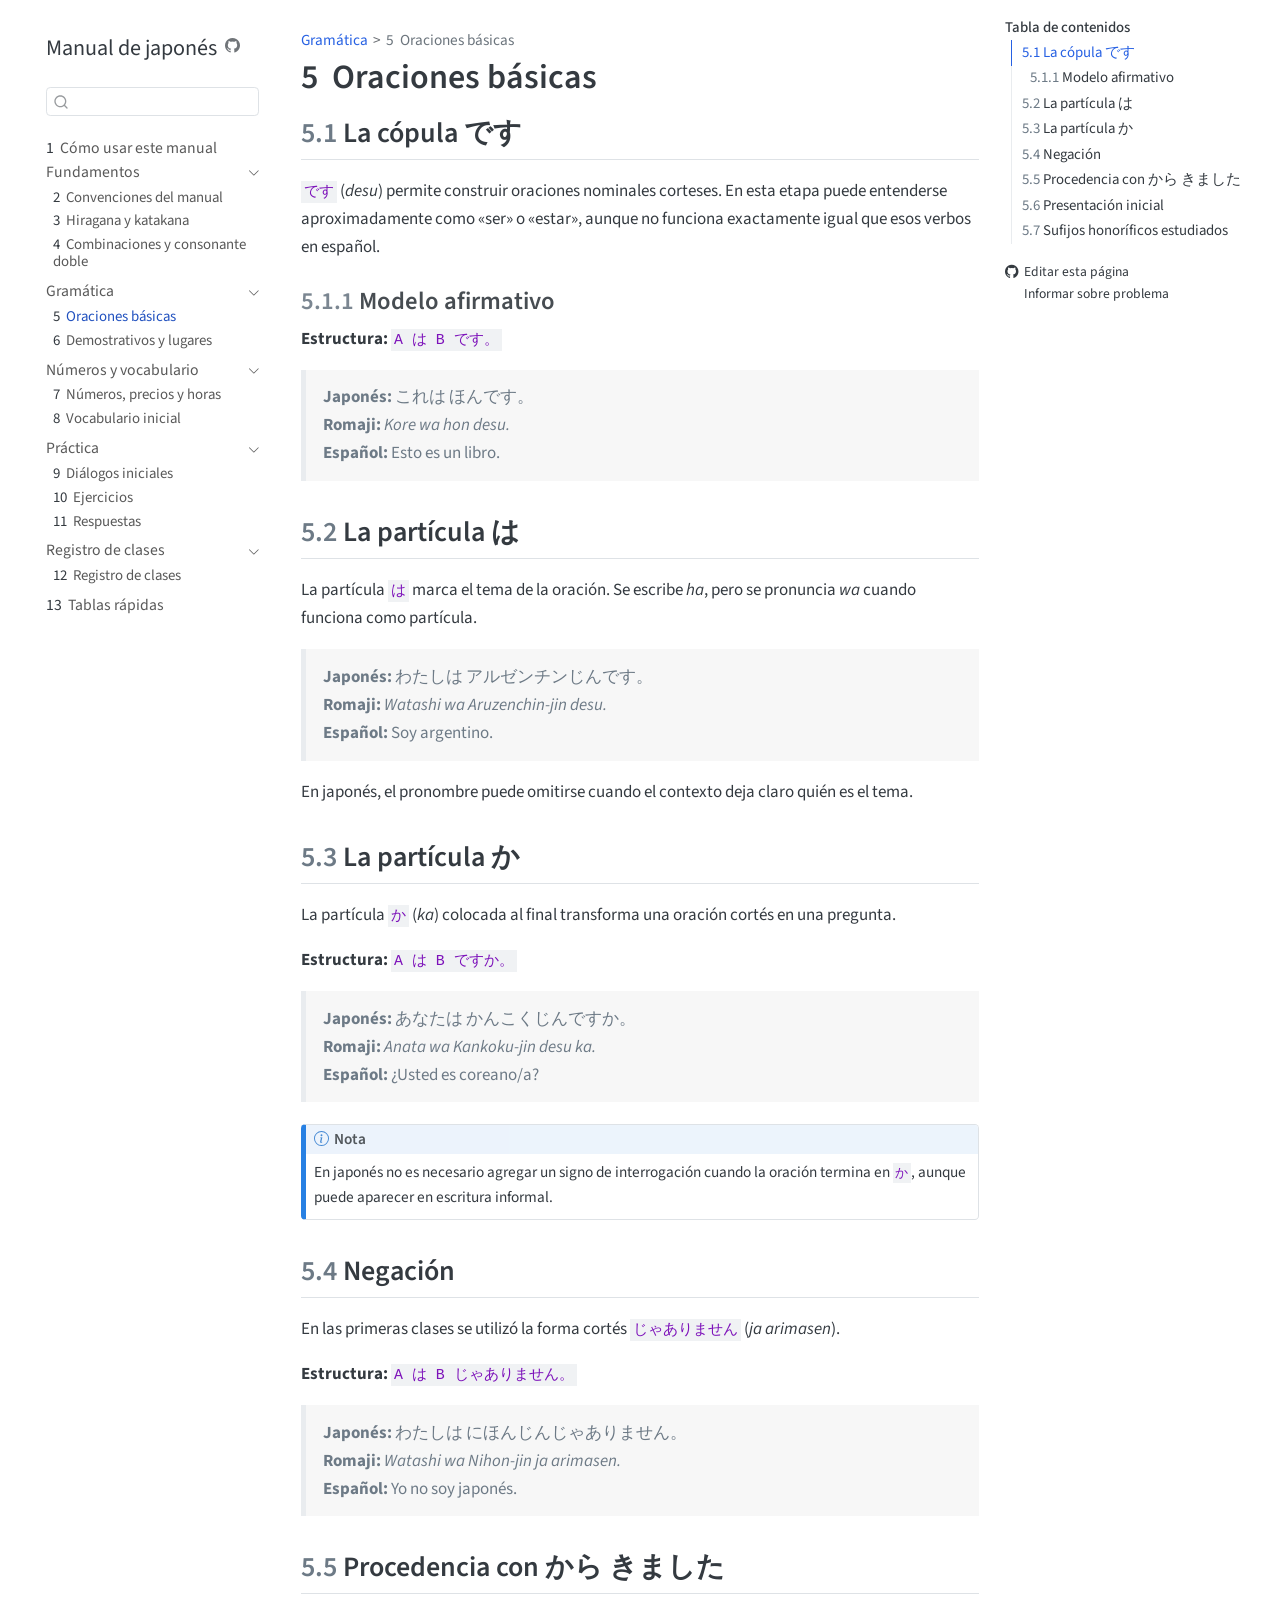
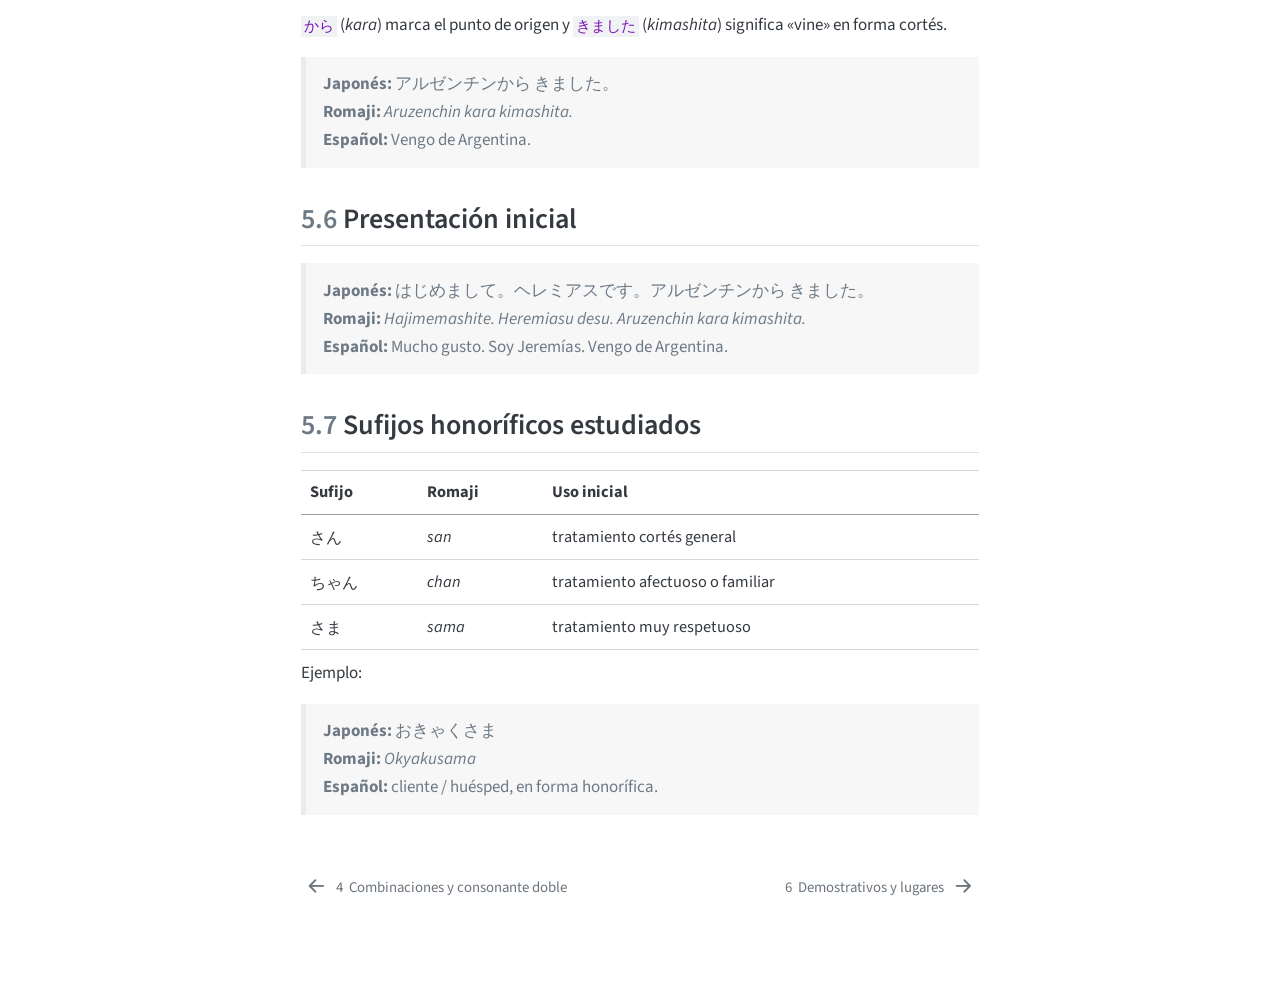
<file: 03-gramatica/oraciones-basicas.html>
<!DOCTYPE html>
<html xmlns="http://www.w3.org/1999/xhtml" lang="es" xml:lang="es"><head>

<meta charset="utf-8">
<meta name="generator" content="quarto-1.9.38">

<meta name="viewport" content="width=device-width, initial-scale=1.0, user-scalable=yes">


<title>5&nbsp; Oraciones básicas – Manual de japonés</title>
<style>
/* Default styles provided by pandoc.
** See https://pandoc.org/MANUAL.html#variables-for-html for config info.
*/
code{white-space: pre-wrap;}
span.smallcaps{font-variant: small-caps;}
div.columns{display: flex; gap: min(4vw, 1.5em);}
div.column{flex: auto; overflow-x: auto;}
div.hanging-indent{margin-left: 1.5em; text-indent: -1.5em;}
ul.task-list{list-style: none;}
ul.task-list li input[type="checkbox"] {
  width: 0.8em;
  margin: 0 0.8em 0.2em -1em; /* quarto-specific, see https://github.com/quarto-dev/quarto-cli/issues/4556 */ 
  vertical-align: middle;
}
</style>


<script src="../site_libs/quarto-nav/quarto-nav.js"></script>
<script src="../site_libs/quarto-nav/headroom.min.js"></script>
<script src="../site_libs/clipboard/clipboard.min.js"></script>
<script src="../site_libs/quarto-search/autocomplete.umd.js"></script>
<script src="../site_libs/quarto-search/fuse.min.js"></script>
<script src="../site_libs/quarto-search/quarto-search.js"></script>
<meta name="quarto:offset" content="../">
<link href="../03-gramatica/demostrativos-lugares.html" rel="next">
<link href="../02-escritura/combinaciones.html" rel="prev">
<script src="../site_libs/quarto-html/quarto.js" type="module"></script>
<script src="../site_libs/quarto-html/tabsets/tabsets.js" type="module"></script>
<script src="../site_libs/quarto-html/popper.min.js"></script>
<script src="../site_libs/quarto-html/tippy.umd.min.js"></script>
<script src="../site_libs/quarto-html/anchor.min.js"></script>
<link href="../site_libs/quarto-html/tippy.css" rel="stylesheet">
<link href="../site_libs/quarto-html/quarto-syntax-highlighting-15634bcf2e68342d4ad2dfa704d543f6.css" rel="stylesheet" id="quarto-text-highlighting-styles">
<script src="../site_libs/bootstrap/bootstrap.min.js"></script>
<link href="../site_libs/bootstrap/bootstrap-icons.css" rel="stylesheet">
<link href="../site_libs/bootstrap/bootstrap-514c3c5c645fecdfd9acb6a6b9a944a6.min.css" rel="stylesheet" append-hash="true" id="quarto-bootstrap" data-mode="light">
<script id="quarto-search-options" type="application/json">{
  "location": "sidebar",
  "copy-button": false,
  "collapse-after": 3,
  "panel-placement": "start",
  "type": "textbox",
  "limit": 50,
  "keyboard-shortcut": [
    "f",
    "/",
    "s"
  ],
  "show-item-context": false,
  "language": {
    "search-no-results-text": "No se han encontrado resultados",
    "search-matching-documents-text": "documentos encontrados",
    "search-copy-link-title": "Copiar el enlace en la búsqueda",
    "search-hide-matches-text": "Ocultar resultados adicionales",
    "search-more-match-text": "resultado adicional en este documento",
    "search-more-matches-text": "resultados adicionales en este documento",
    "search-clear-button-title": "Borrar",
    "search-text-placeholder": "",
    "search-detached-cancel-button-title": "Cancelar",
    "search-submit-button-title": "Enviar",
    "search-label": "Buscar"
  }
}</script>


<link rel="stylesheet" href="../estilos/manual.css">
</head>

<body class="nav-sidebar floating quarto-light">

<div id="quarto-search-results"></div>
  <header id="quarto-header" class="headroom fixed-top">
  <nav class="quarto-secondary-nav">
    <div class="container-fluid d-flex">
      <button type="button" class="quarto-btn-toggle btn" data-bs-toggle="collapse" role="button" data-bs-target=".quarto-sidebar-collapse-item" aria-controls="quarto-sidebar" aria-expanded="false" aria-label="Alternar barra lateral" onclick="if (window.quartoToggleHeadroom) { window.quartoToggleHeadroom(); }">
        <i class="bi bi-layout-text-sidebar-reverse"></i>
      </button>
        <nav class="quarto-page-breadcrumbs" aria-label="breadcrumb"><ol class="breadcrumb"><li class="breadcrumb-item"><a href="../03-gramatica/oraciones-basicas.html">Gramática</a></li><li class="breadcrumb-item"><a href="../03-gramatica/oraciones-basicas.html"><span class="chapter-number">5</span>&nbsp; <span class="chapter-title">Oraciones básicas</span></a></li></ol></nav>
        <a class="flex-grow-1" role="navigation" data-bs-toggle="collapse" data-bs-target=".quarto-sidebar-collapse-item" aria-controls="quarto-sidebar" aria-expanded="false" aria-label="Alternar barra lateral" onclick="if (window.quartoToggleHeadroom) { window.quartoToggleHeadroom(); }">      
        </a>
      <button type="button" class="btn quarto-search-button" aria-label="Buscar" onclick="window.quartoOpenSearch();">
        <i class="bi bi-search"></i>
      </button>
    </div>
  </nav>
</header>
<!-- content -->
<div id="quarto-content" class="quarto-container page-columns page-rows-contents page-layout-article">
<!-- sidebar -->
  <nav id="quarto-sidebar" class="sidebar collapse collapse-horizontal quarto-sidebar-collapse-item sidebar-navigation floating overflow-auto">
    <div class="pt-lg-2 mt-2 text-left sidebar-header">
    <div class="sidebar-title mb-0 py-0">
      <a href="../">Manual de japonés</a> 
        <div class="sidebar-tools-main">
    <a href="https://github.com/likerman/manual-japones" title="Ejecutar el código" class="quarto-navigation-tool px-1" aria-label="Ejecutar el código"><i class="bi bi-github"></i></a>
</div>
    </div>
      </div>
        <div class="mt-2 flex-shrink-0 align-items-center">
        <div class="sidebar-search">
        <div id="quarto-search" class="" title="Buscar"></div>
        </div>
        </div>
    <div class="sidebar-menu-container"> 
    <ul class="list-unstyled mt-1">
        <li class="sidebar-item">
  <div class="sidebar-item-container"> 
  <a href="../index.html" class="sidebar-item-text sidebar-link">
 <span class="menu-text"><span class="chapter-number">1</span>&nbsp; <span class="chapter-title">Cómo usar este manual</span></span></a>
  </div>
</li>
        <li class="sidebar-item sidebar-item-section">
      <div class="sidebar-item-container"> 
            <a class="sidebar-item-text sidebar-link text-start" data-bs-toggle="collapse" data-bs-target="#quarto-sidebar-section-1" role="navigation" aria-expanded="true">
 <span class="menu-text">Fundamentos</span></a>
          <a class="sidebar-item-toggle text-start" data-bs-toggle="collapse" data-bs-target="#quarto-sidebar-section-1" role="navigation" aria-expanded="true" aria-label="Alternar sección">
            <i class="bi bi-chevron-right ms-2"></i>
          </a> 
      </div>
      <ul id="quarto-sidebar-section-1" class="collapse list-unstyled sidebar-section depth1 show">  
          <li class="sidebar-item">
  <div class="sidebar-item-container"> 
  <a href="../01-introduccion/convenciones.html" class="sidebar-item-text sidebar-link">
 <span class="menu-text"><span class="chapter-number">2</span>&nbsp; <span class="chapter-title">Convenciones del manual</span></span></a>
  </div>
</li>
          <li class="sidebar-item">
  <div class="sidebar-item-container"> 
  <a href="../02-escritura/hiragana-katakana.html" class="sidebar-item-text sidebar-link">
 <span class="menu-text"><span class="chapter-number">3</span>&nbsp; <span class="chapter-title">Hiragana y katakana</span></span></a>
  </div>
</li>
          <li class="sidebar-item">
  <div class="sidebar-item-container"> 
  <a href="../02-escritura/combinaciones.html" class="sidebar-item-text sidebar-link">
 <span class="menu-text"><span class="chapter-number">4</span>&nbsp; <span class="chapter-title">Combinaciones y consonante doble</span></span></a>
  </div>
</li>
      </ul>
  </li>
        <li class="sidebar-item sidebar-item-section">
      <div class="sidebar-item-container"> 
            <a class="sidebar-item-text sidebar-link text-start" data-bs-toggle="collapse" data-bs-target="#quarto-sidebar-section-2" role="navigation" aria-expanded="true">
 <span class="menu-text">Gramática</span></a>
          <a class="sidebar-item-toggle text-start" data-bs-toggle="collapse" data-bs-target="#quarto-sidebar-section-2" role="navigation" aria-expanded="true" aria-label="Alternar sección">
            <i class="bi bi-chevron-right ms-2"></i>
          </a> 
      </div>
      <ul id="quarto-sidebar-section-2" class="collapse list-unstyled sidebar-section depth1 show">  
          <li class="sidebar-item">
  <div class="sidebar-item-container"> 
  <a href="../03-gramatica/oraciones-basicas.html" class="sidebar-item-text sidebar-link active">
 <span class="menu-text"><span class="chapter-number">5</span>&nbsp; <span class="chapter-title">Oraciones básicas</span></span></a>
  </div>
</li>
          <li class="sidebar-item">
  <div class="sidebar-item-container"> 
  <a href="../03-gramatica/demostrativos-lugares.html" class="sidebar-item-text sidebar-link">
 <span class="menu-text"><span class="chapter-number">6</span>&nbsp; <span class="chapter-title">Demostrativos y lugares</span></span></a>
  </div>
</li>
      </ul>
  </li>
        <li class="sidebar-item sidebar-item-section">
      <div class="sidebar-item-container"> 
            <a class="sidebar-item-text sidebar-link text-start" data-bs-toggle="collapse" data-bs-target="#quarto-sidebar-section-3" role="navigation" aria-expanded="true">
 <span class="menu-text">Números y vocabulario</span></a>
          <a class="sidebar-item-toggle text-start" data-bs-toggle="collapse" data-bs-target="#quarto-sidebar-section-3" role="navigation" aria-expanded="true" aria-label="Alternar sección">
            <i class="bi bi-chevron-right ms-2"></i>
          </a> 
      </div>
      <ul id="quarto-sidebar-section-3" class="collapse list-unstyled sidebar-section depth1 show">  
          <li class="sidebar-item">
  <div class="sidebar-item-container"> 
  <a href="../04-numeros-tiempo/numeros-precios-horas.html" class="sidebar-item-text sidebar-link">
 <span class="menu-text"><span class="chapter-number">7</span>&nbsp; <span class="chapter-title">Números, precios y horas</span></span></a>
  </div>
</li>
          <li class="sidebar-item">
  <div class="sidebar-item-container"> 
  <a href="../05-vocabulario/vocabulario-inicial.html" class="sidebar-item-text sidebar-link">
 <span class="menu-text"><span class="chapter-number">8</span>&nbsp; <span class="chapter-title">Vocabulario inicial</span></span></a>
  </div>
</li>
      </ul>
  </li>
        <li class="sidebar-item sidebar-item-section">
      <div class="sidebar-item-container"> 
            <a class="sidebar-item-text sidebar-link text-start" data-bs-toggle="collapse" data-bs-target="#quarto-sidebar-section-4" role="navigation" aria-expanded="true">
 <span class="menu-text">Práctica</span></a>
          <a class="sidebar-item-toggle text-start" data-bs-toggle="collapse" data-bs-target="#quarto-sidebar-section-4" role="navigation" aria-expanded="true" aria-label="Alternar sección">
            <i class="bi bi-chevron-right ms-2"></i>
          </a> 
      </div>
      <ul id="quarto-sidebar-section-4" class="collapse list-unstyled sidebar-section depth1 show">  
          <li class="sidebar-item">
  <div class="sidebar-item-container"> 
  <a href="../06-dialogos/dialogos-iniciales.html" class="sidebar-item-text sidebar-link">
 <span class="menu-text"><span class="chapter-number">9</span>&nbsp; <span class="chapter-title">Diálogos iniciales</span></span></a>
  </div>
</li>
          <li class="sidebar-item">
  <div class="sidebar-item-container"> 
  <a href="../07-ejercicios/ejercicios.html" class="sidebar-item-text sidebar-link">
 <span class="menu-text"><span class="chapter-number">10</span>&nbsp; <span class="chapter-title">Ejercicios</span></span></a>
  </div>
</li>
          <li class="sidebar-item">
  <div class="sidebar-item-container"> 
  <a href="../07-ejercicios/respuestas.html" class="sidebar-item-text sidebar-link">
 <span class="menu-text"><span class="chapter-number">11</span>&nbsp; <span class="chapter-title">Respuestas</span></span></a>
  </div>
</li>
      </ul>
  </li>
        <li class="sidebar-item sidebar-item-section">
      <div class="sidebar-item-container"> 
            <a class="sidebar-item-text sidebar-link text-start" data-bs-toggle="collapse" data-bs-target="#quarto-sidebar-section-5" role="navigation" aria-expanded="true">
 <span class="menu-text">Registro de clases</span></a>
          <a class="sidebar-item-toggle text-start" data-bs-toggle="collapse" data-bs-target="#quarto-sidebar-section-5" role="navigation" aria-expanded="true" aria-label="Alternar sección">
            <i class="bi bi-chevron-right ms-2"></i>
          </a> 
      </div>
      <ul id="quarto-sidebar-section-5" class="collapse list-unstyled sidebar-section depth1 show">  
          <li class="sidebar-item">
  <div class="sidebar-item-container"> 
  <a href="../08-registro-clases/indice.html" class="sidebar-item-text sidebar-link">
 <span class="menu-text"><span class="chapter-number">12</span>&nbsp; <span class="chapter-title">Registro de clases</span></span></a>
  </div>
</li>
      </ul>
  </li>
        <li class="sidebar-item">
  <div class="sidebar-item-container"> 
  <a href="../09-apendices/tablas-rapidas.html" class="sidebar-item-text sidebar-link">
 <span class="menu-text"><span class="chapter-number">13</span>&nbsp; <span class="chapter-title">Tablas rápidas</span></span></a>
  </div>
</li>
    </ul>
    </div>
</nav>
<div id="quarto-sidebar-glass" class="quarto-sidebar-collapse-item" data-bs-toggle="collapse" data-bs-target=".quarto-sidebar-collapse-item"></div>
<!-- margin-sidebar -->
    <div id="quarto-margin-sidebar" class="sidebar margin-sidebar">
        <nav id="TOC" role="doc-toc" class="toc-active">
    <h2 id="toc-title">Tabla de contenidos</h2>
   
  <ul>
  <li><a href="#la-cópula-です" id="toc-la-cópula-です" class="nav-link active" data-scroll-target="#la-cópula-です"><span class="header-section-number">5.1</span> La cópula です</a>
  <ul class="collapse">
  <li><a href="#modelo-afirmativo" id="toc-modelo-afirmativo" class="nav-link" data-scroll-target="#modelo-afirmativo"><span class="header-section-number">5.1.1</span> Modelo afirmativo</a></li>
  </ul></li>
  <li><a href="#la-partícula-は" id="toc-la-partícula-は" class="nav-link" data-scroll-target="#la-partícula-は"><span class="header-section-number">5.2</span> La partícula は</a></li>
  <li><a href="#la-partícula-か" id="toc-la-partícula-か" class="nav-link" data-scroll-target="#la-partícula-か"><span class="header-section-number">5.3</span> La partícula か</a></li>
  <li><a href="#negación" id="toc-negación" class="nav-link" data-scroll-target="#negación"><span class="header-section-number">5.4</span> Negación</a></li>
  <li><a href="#procedencia-con-から-きました" id="toc-procedencia-con-から-きました" class="nav-link" data-scroll-target="#procedencia-con-から-きました"><span class="header-section-number">5.5</span> Procedencia con から きました</a></li>
  <li><a href="#presentación-inicial" id="toc-presentación-inicial" class="nav-link" data-scroll-target="#presentación-inicial"><span class="header-section-number">5.6</span> Presentación inicial</a></li>
  <li><a href="#sufijos-honoríficos-estudiados" id="toc-sufijos-honoríficos-estudiados" class="nav-link" data-scroll-target="#sufijos-honoríficos-estudiados"><span class="header-section-number">5.7</span> Sufijos honoríficos estudiados</a></li>
  </ul>
<div class="toc-actions"><ul><li><a href="https://github.com/likerman/manual-japones/edit/main/03-gramatica/oraciones-basicas.qmd" class="toc-action"><i class="bi bi-github"></i>Editar esta página</a></li><li><a href="https://github.com/likerman/manual-japones/issues/new" class="toc-action"><i class="bi empty"></i>Informar sobre problema</a></li></ul></div></nav>
    </div>
<!-- main -->
<main class="content" id="quarto-document-content">

<header id="title-block-header" class="quarto-title-block default"><nav class="quarto-page-breadcrumbs quarto-title-breadcrumbs d-none d-lg-block" aria-label="breadcrumb"><ol class="breadcrumb"><li class="breadcrumb-item"><a href="../03-gramatica/oraciones-basicas.html">Gramática</a></li><li class="breadcrumb-item"><a href="../03-gramatica/oraciones-basicas.html"><span class="chapter-number">5</span>&nbsp; <span class="chapter-title">Oraciones básicas</span></a></li></ol></nav>
<div class="quarto-title">
<h1 class="title"><span class="chapter-number">5</span>&nbsp; <span class="chapter-title">Oraciones básicas</span></h1>
</div>



<div class="quarto-title-meta">

    
  
    
  </div>
  


</header>


<section id="la-cópula-です" class="level2" data-number="5.1">
<h2 data-number="5.1" class="anchored" data-anchor-id="la-cópula-です"><span class="header-section-number">5.1</span> La cópula です</h2>
<p><code>です</code> (<em>desu</em>) permite construir oraciones nominales corteses. En esta etapa puede entenderse aproximadamente como «ser» o «estar», aunque no funciona exactamente igual que esos verbos en español.</p>
<section id="modelo-afirmativo" class="level3" data-number="5.1.1">
<h3 data-number="5.1.1" class="anchored" data-anchor-id="modelo-afirmativo"><span class="header-section-number">5.1.1</span> Modelo afirmativo</h3>
<p><strong>Estructura:</strong> <code>A は B です。</code></p>
<blockquote class="blockquote">
<p><strong>Japonés:</strong> これは ほんです。<br>
<strong>Romaji:</strong> <em>Kore wa hon desu.</em><br>
<strong>Español:</strong> Esto es un libro.</p>
</blockquote>
</section>
</section>
<section id="la-partícula-は" class="level2" data-number="5.2">
<h2 data-number="5.2" class="anchored" data-anchor-id="la-partícula-は"><span class="header-section-number">5.2</span> La partícula は</h2>
<p>La partícula <code>は</code> marca el tema de la oración. Se escribe <em>ha</em>, pero se pronuncia <em>wa</em> cuando funciona como partícula.</p>
<blockquote class="blockquote">
<p><strong>Japonés:</strong> わたしは アルゼンチンじんです。<br>
<strong>Romaji:</strong> <em>Watashi wa Aruzenchin-jin desu.</em><br>
<strong>Español:</strong> Soy argentino.</p>
</blockquote>
<p>En japonés, el pronombre puede omitirse cuando el contexto deja claro quién es el tema.</p>
</section>
<section id="la-partícula-か" class="level2" data-number="5.3">
<h2 data-number="5.3" class="anchored" data-anchor-id="la-partícula-か"><span class="header-section-number">5.3</span> La partícula か</h2>
<p>La partícula <code>か</code> (<em>ka</em>) colocada al final transforma una oración cortés en una pregunta.</p>
<p><strong>Estructura:</strong> <code>A は B ですか。</code></p>
<blockquote class="blockquote">
<p><strong>Japonés:</strong> あなたは かんこくじんですか。<br>
<strong>Romaji:</strong> <em>Anata wa Kankoku-jin desu ka.</em><br>
<strong>Español:</strong> ¿Usted es coreano/a?</p>
</blockquote>
<div class="callout callout-style-default callout-note callout-titled">
<div class="callout-header d-flex align-content-center">
<div class="callout-icon-container">
<i class="callout-icon"></i>
</div>
<div class="callout-title-container flex-fill">
Nota
</div>
</div>
<div class="callout-body-container callout-body">
<p>En japonés no es necesario agregar un signo de interrogación cuando la oración termina en <code>か</code>, aunque puede aparecer en escritura informal.</p>
</div>
</div>
</section>
<section id="negación" class="level2" data-number="5.4">
<h2 data-number="5.4" class="anchored" data-anchor-id="negación"><span class="header-section-number">5.4</span> Negación</h2>
<p>En las primeras clases se utilizó la forma cortés <code>じゃありません</code> (<em>ja arimasen</em>).</p>
<p><strong>Estructura:</strong> <code>A は B じゃありません。</code></p>
<blockquote class="blockquote">
<p><strong>Japonés:</strong> わたしは にほんじんじゃありません。<br>
<strong>Romaji:</strong> <em>Watashi wa Nihon-jin ja arimasen.</em><br>
<strong>Español:</strong> Yo no soy japonés.</p>
</blockquote>
</section>
<section id="procedencia-con-から-きました" class="level2" data-number="5.5">
<h2 data-number="5.5" class="anchored" data-anchor-id="procedencia-con-から-きました"><span class="header-section-number">5.5</span> Procedencia con から きました</h2>
<p><code>から</code> (<em>kara</em>) marca el punto de origen y <code>きました</code> (<em>kimashita</em>) significa «vine» en forma cortés.</p>
<blockquote class="blockquote">
<p><strong>Japonés:</strong> アルゼンチンから きました。<br>
<strong>Romaji:</strong> <em>Aruzenchin kara kimashita.</em><br>
<strong>Español:</strong> Vengo de Argentina.</p>
</blockquote>
</section>
<section id="presentación-inicial" class="level2" data-number="5.6">
<h2 data-number="5.6" class="anchored" data-anchor-id="presentación-inicial"><span class="header-section-number">5.6</span> Presentación inicial</h2>
<blockquote class="blockquote">
<p><strong>Japonés:</strong> はじめまして。ヘレミアスです。アルゼンチンから きました。<br>
<strong>Romaji:</strong> <em>Hajimemashite. Heremiasu desu. Aruzenchin kara kimashita.</em><br>
<strong>Español:</strong> Mucho gusto. Soy Jeremías. Vengo de Argentina.</p>
</blockquote>
</section>
<section id="sufijos-honoríficos-estudiados" class="level2" data-number="5.7">
<h2 data-number="5.7" class="anchored" data-anchor-id="sufijos-honoríficos-estudiados"><span class="header-section-number">5.7</span> Sufijos honoríficos estudiados</h2>
<table class="caption-top table">
<thead>
<tr class="header">
<th>Sufijo</th>
<th>Romaji</th>
<th>Uso inicial</th>
</tr>
</thead>
<tbody>
<tr class="odd">
<td>さん</td>
<td><em>san</em></td>
<td>tratamiento cortés general</td>
</tr>
<tr class="even">
<td>ちゃん</td>
<td><em>chan</em></td>
<td>tratamiento afectuoso o familiar</td>
</tr>
<tr class="odd">
<td>さま</td>
<td><em>sama</em></td>
<td>tratamiento muy respetuoso</td>
</tr>
</tbody>
</table>
<p>Ejemplo:</p>
<blockquote class="blockquote">
<p><strong>Japonés:</strong> おきゃくさま<br>
<strong>Romaji:</strong> <em>Okyakusama</em><br>
<strong>Español:</strong> cliente / huésped, en forma honorífica.</p>
</blockquote>


</section>

</main> <!-- /main -->
<script id="quarto-html-after-body" type="application/javascript">
  window.document.addEventListener("DOMContentLoaded", function (event) {
    const icon = "";
    const anchorJS = new window.AnchorJS();
    anchorJS.options = {
      placement: 'right',
      icon: icon
    };
    anchorJS.add('.anchored');
    const isCodeAnnotation = (el) => {
      for (const clz of el.classList) {
        if (clz.startsWith('code-annotation-')) {                     
          return true;
        }
      }
      return false;
    }
    const onCopySuccess = function(e) {
      // button target
      const button = e.trigger;
      // don't keep focus
      button.blur();
      // flash "checked"
      button.classList.add('code-copy-button-checked');
      var currentTitle = button.getAttribute("title");
      button.setAttribute("title", "Copiado");
      let tooltip;
      if (window.bootstrap) {
        button.setAttribute("data-bs-toggle", "tooltip");
        button.setAttribute("data-bs-placement", "left");
        button.setAttribute("data-bs-title", "Copiado");
        tooltip = new bootstrap.Tooltip(button, 
          { trigger: "manual", 
            customClass: "code-copy-button-tooltip",
            offset: [0, -8]});
        tooltip.show();    
      }
      setTimeout(function() {
        if (tooltip) {
          tooltip.hide();
          button.removeAttribute("data-bs-title");
          button.removeAttribute("data-bs-toggle");
          button.removeAttribute("data-bs-placement");
        }
        button.setAttribute("title", currentTitle);
        button.classList.remove('code-copy-button-checked');
      }, 1000);
      // clear code selection
      e.clearSelection();
    }
    const getTextToCopy = function(trigger) {
      const outerScaffold = trigger.parentElement.cloneNode(true);
      const codeEl = outerScaffold.querySelector('code');
      for (const childEl of codeEl.children) {
        if (isCodeAnnotation(childEl)) {
          childEl.remove();
        }
      }
      return codeEl.innerText;
    }
    const clipboard = new window.ClipboardJS('.code-copy-button:not([data-in-quarto-modal])', {
      text: getTextToCopy
    });
    clipboard.on('success', onCopySuccess);
    if (window.document.getElementById('quarto-embedded-source-code-modal')) {
      const clipboardModal = new window.ClipboardJS('.code-copy-button[data-in-quarto-modal]', {
        text: getTextToCopy,
        container: window.document.getElementById('quarto-embedded-source-code-modal')
      });
      clipboardModal.on('success', onCopySuccess);
    }
      var localhostRegex = new RegExp(/^(?:http|https):\/\/localhost\:?[0-9]*\//);
      var mailtoRegex = new RegExp(/^mailto:/);
        var filterRegex = new RegExp('/' + window.location.host + '/');
      var isInternal = (href) => {
          return filterRegex.test(href) || localhostRegex.test(href) || mailtoRegex.test(href);
      }
      // Inspect non-navigation links and adorn them if external
     var links = window.document.querySelectorAll('a[href]:not(.nav-link):not(.navbar-brand):not(.toc-action):not(.sidebar-link):not(.sidebar-item-toggle):not(.pagination-link):not(.no-external):not([aria-hidden]):not(.dropdown-item):not(.quarto-navigation-tool):not(.about-link)');
      for (var i=0; i<links.length; i++) {
        const link = links[i];
        if (!isInternal(link.href)) {
          // undo the damage that might have been done by quarto-nav.js in the case of
          // links that we want to consider external
          if (link.dataset.originalHref !== undefined) {
            link.href = link.dataset.originalHref;
          }
        }
      }
    function tippyHover(el, contentFn, onTriggerFn, onUntriggerFn) {
      const config = {
        allowHTML: true,
        maxWidth: 500,
        delay: 100,
        arrow: false,
        appendTo: function(el) {
            return el.parentElement;
        },
        interactive: true,
        interactiveBorder: 10,
        theme: 'quarto',
        placement: 'bottom-start',
      };
      if (contentFn) {
        config.content = contentFn;
      }
      if (onTriggerFn) {
        config.onTrigger = onTriggerFn;
      }
      if (onUntriggerFn) {
        config.onUntrigger = onUntriggerFn;
      }
      window.tippy(el, config); 
    }
    const noterefs = window.document.querySelectorAll('a[role="doc-noteref"]');
    for (var i=0; i<noterefs.length; i++) {
      const ref = noterefs[i];
      tippyHover(ref, function() {
        // use id or data attribute instead here
        let href = ref.getAttribute('data-footnote-href') || ref.getAttribute('href');
        try { href = new URL(href).hash; } catch {}
        const id = href.replace(/^#\/?/, "");
        const note = window.document.getElementById(id);
        if (note) {
          return note.innerHTML;
        } else {
          return "";
        }
      });
    }
    const xrefs = window.document.querySelectorAll('a.quarto-xref');
    const processXRef = (id, note) => {
      // Strip column container classes
      const stripColumnClz = (el) => {
        el.classList.remove("page-full", "page-columns");
        if (el.children) {
          for (const child of el.children) {
            stripColumnClz(child);
          }
        }
      }
      stripColumnClz(note)
      if (id === null || id.startsWith('sec-')) {
        // Special case sections, only their first couple elements
        const container = document.createElement("div");
        if (note.children && note.children.length > 2) {
          container.appendChild(note.children[0].cloneNode(true));
          for (let i = 1; i < note.children.length; i++) {
            const child = note.children[i];
            if (child.tagName === "P" && child.innerText === "") {
              continue;
            } else {
              container.appendChild(child.cloneNode(true));
              break;
            }
          }
          if (window.Quarto?.typesetMath) {
            window.Quarto.typesetMath(container);
          }
          return container.innerHTML
        } else {
          if (window.Quarto?.typesetMath) {
            window.Quarto.typesetMath(note);
          }
          return note.innerHTML;
        }
      } else {
        // Remove any anchor links if they are present
        const anchorLink = note.querySelector('a.anchorjs-link');
        if (anchorLink) {
          anchorLink.remove();
        }
        if (window.Quarto?.typesetMath) {
          window.Quarto.typesetMath(note);
        }
        if (note.classList.contains("callout")) {
          return note.outerHTML;
        } else {
          return note.innerHTML;
        }
      }
    }
    for (var i=0; i<xrefs.length; i++) {
      const xref = xrefs[i];
      tippyHover(xref, undefined, function(instance) {
        instance.disable();
        let url = xref.getAttribute('href');
        let hash = undefined; 
        if (url.startsWith('#')) {
          hash = url;
        } else {
          try { hash = new URL(url).hash; } catch {}
        }
        if (hash) {
          const id = hash.replace(/^#\/?/, "");
          const note = window.document.getElementById(id);
          if (note !== null) {
            try {
              const html = processXRef(id, note.cloneNode(true));
              instance.setContent(html);
            } finally {
              instance.enable();
              instance.show();
            }
          } else {
            // See if we can fetch this
            fetch(url.split('#')[0])
            .then(res => res.text())
            .then(html => {
              const parser = new DOMParser();
              const htmlDoc = parser.parseFromString(html, "text/html");
              const note = htmlDoc.getElementById(id);
              if (note !== null) {
                const html = processXRef(id, note);
                instance.setContent(html);
              } 
            }).finally(() => {
              instance.enable();
              instance.show();
            });
          }
        } else {
          // See if we can fetch a full url (with no hash to target)
          // This is a special case and we should probably do some content thinning / targeting
          fetch(url)
          .then(res => res.text())
          .then(html => {
            const parser = new DOMParser();
            const htmlDoc = parser.parseFromString(html, "text/html");
            const note = htmlDoc.querySelector('main.content');
            if (note !== null) {
              // This should only happen for chapter cross references
              // (since there is no id in the URL)
              // remove the first header
              if (note.children.length > 0 && note.children[0].tagName === "HEADER") {
                note.children[0].remove();
              }
              const html = processXRef(null, note);
              instance.setContent(html);
            } 
          }).finally(() => {
            instance.enable();
            instance.show();
          });
        }
      }, function(instance) {
      });
    }
        let selectedAnnoteEl;
        const selectorForAnnotation = ( cell, annotation) => {
          let cellAttr = 'data-code-cell="' + cell + '"';
          let lineAttr = 'data-code-annotation="' +  annotation + '"';
          const selector = 'span[' + cellAttr + '][' + lineAttr + ']';
          return selector;
        }
        const selectCodeLines = (annoteEl) => {
          const doc = window.document;
          const targetCell = annoteEl.getAttribute("data-target-cell");
          const targetAnnotation = annoteEl.getAttribute("data-target-annotation");
          const annoteSpan = window.document.querySelector(selectorForAnnotation(targetCell, targetAnnotation));
          const lines = annoteSpan.getAttribute("data-code-lines").split(",");
          const lineIds = lines.map((line) => {
            return targetCell + "-" + line;
          })
          let top = null;
          let height = null;
          let parent = null;
          if (lineIds.length > 0) {
              //compute the position of the single el (top and bottom and make a div)
              const el = window.document.getElementById(lineIds[0]);
              top = el.offsetTop;
              height = el.offsetHeight;
              parent = el.parentElement.parentElement;
            if (lineIds.length > 1) {
              const lastEl = window.document.getElementById(lineIds[lineIds.length - 1]);
              const bottom = lastEl.offsetTop + lastEl.offsetHeight;
              height = bottom - top;
            }
            if (top !== null && height !== null && parent !== null) {
              // cook up a div (if necessary) and position it 
              let div = window.document.getElementById("code-annotation-line-highlight");
              if (div === null) {
                div = window.document.createElement("div");
                div.setAttribute("id", "code-annotation-line-highlight");
                div.style.position = 'absolute';
                parent.appendChild(div);
              }
              div.style.top = top - 2 + "px";
              div.style.height = height + 4 + "px";
              div.style.left = 0;
              let gutterDiv = window.document.getElementById("code-annotation-line-highlight-gutter");
              if (gutterDiv === null) {
                gutterDiv = window.document.createElement("div");
                gutterDiv.setAttribute("id", "code-annotation-line-highlight-gutter");
                gutterDiv.style.position = 'absolute';
                const codeCell = window.document.getElementById(targetCell);
                const gutter = codeCell.querySelector('.code-annotation-gutter');
                gutter.appendChild(gutterDiv);
              }
              gutterDiv.style.top = top - 2 + "px";
              gutterDiv.style.height = height + 4 + "px";
            }
            selectedAnnoteEl = annoteEl;
          }
        };
        const unselectCodeLines = () => {
          const elementsIds = ["code-annotation-line-highlight", "code-annotation-line-highlight-gutter"];
          elementsIds.forEach((elId) => {
            const div = window.document.getElementById(elId);
            if (div) {
              div.remove();
            }
          });
          selectedAnnoteEl = undefined;
        };
          // Handle positioning of the toggle
      window.addEventListener(
        "resize",
        throttle(() => {
          elRect = undefined;
          if (selectedAnnoteEl) {
            selectCodeLines(selectedAnnoteEl);
          }
        }, 10)
      );
      function throttle(fn, ms) {
      let throttle = false;
      let timer;
        return (...args) => {
          if(!throttle) { // first call gets through
              fn.apply(this, args);
              throttle = true;
          } else { // all the others get throttled
              if(timer) clearTimeout(timer); // cancel #2
              timer = setTimeout(() => {
                fn.apply(this, args);
                timer = throttle = false;
              }, ms);
          }
        };
      }
        // Attach click handler to the DT
        const annoteDls = window.document.querySelectorAll('dt[data-target-cell]');
        for (const annoteDlNode of annoteDls) {
          annoteDlNode.addEventListener('click', (event) => {
            const clickedEl = event.target;
            if (clickedEl !== selectedAnnoteEl) {
              unselectCodeLines();
              const activeEl = window.document.querySelector('dt[data-target-cell].code-annotation-active');
              if (activeEl) {
                activeEl.classList.remove('code-annotation-active');
              }
              selectCodeLines(clickedEl);
              clickedEl.classList.add('code-annotation-active');
            } else {
              // Unselect the line
              unselectCodeLines();
              clickedEl.classList.remove('code-annotation-active');
            }
          });
        }
    const findCites = (el) => {
      const parentEl = el.parentElement;
      if (parentEl) {
        const cites = parentEl.dataset.cites;
        if (cites) {
          return {
            el,
            cites: cites.split(' ')
          };
        } else {
          return findCites(el.parentElement)
        }
      } else {
        return undefined;
      }
    };
    var bibliorefs = window.document.querySelectorAll('a[role="doc-biblioref"]');
    for (var i=0; i<bibliorefs.length; i++) {
      const ref = bibliorefs[i];
      const citeInfo = findCites(ref);
      if (citeInfo) {
        tippyHover(citeInfo.el, function() {
          var popup = window.document.createElement('div');
          citeInfo.cites.forEach(function(cite) {
            var citeDiv = window.document.createElement('div');
            citeDiv.classList.add('hanging-indent');
            citeDiv.classList.add('csl-entry');
            var biblioDiv = window.document.getElementById('ref-' + cite);
            if (biblioDiv) {
              citeDiv.innerHTML = biblioDiv.innerHTML;
            }
            popup.appendChild(citeDiv);
          });
          return popup.innerHTML;
        });
      }
    }
  });
  </script>
<nav class="page-navigation">
  <div class="nav-page nav-page-previous">
      <a href="../02-escritura/combinaciones.html" class="pagination-link" aria-label="Combinaciones y consonante doble">
        <i class="bi bi-arrow-left-short"></i> <span class="nav-page-text"><span class="chapter-number">4</span>&nbsp; <span class="chapter-title">Combinaciones y consonante doble</span></span>
      </a>          
  </div>
  <div class="nav-page nav-page-next">
      <a href="../03-gramatica/demostrativos-lugares.html" class="pagination-link" aria-label="Demostrativos y lugares">
        <span class="nav-page-text"><span class="chapter-number">6</span>&nbsp; <span class="chapter-title">Demostrativos y lugares</span></span> <i class="bi bi-arrow-right-short"></i>
      </a>
  </div>
</nav>
</div> <!-- /content -->




<footer class="footer"><div class="nav-footer"><div class="nav-footer-center"><div class="toc-actions d-sm-block d-md-none"><ul><li><a href="https://github.com/likerman/manual-japones/edit/main/03-gramatica/oraciones-basicas.qmd" class="toc-action"><i class="bi bi-github"></i>Editar esta página</a></li><li><a href="https://github.com/likerman/manual-japones/issues/new" class="toc-action"><i class="bi empty"></i>Informar sobre problema</a></li></ul></div></div></div></footer></body></html>
</file>
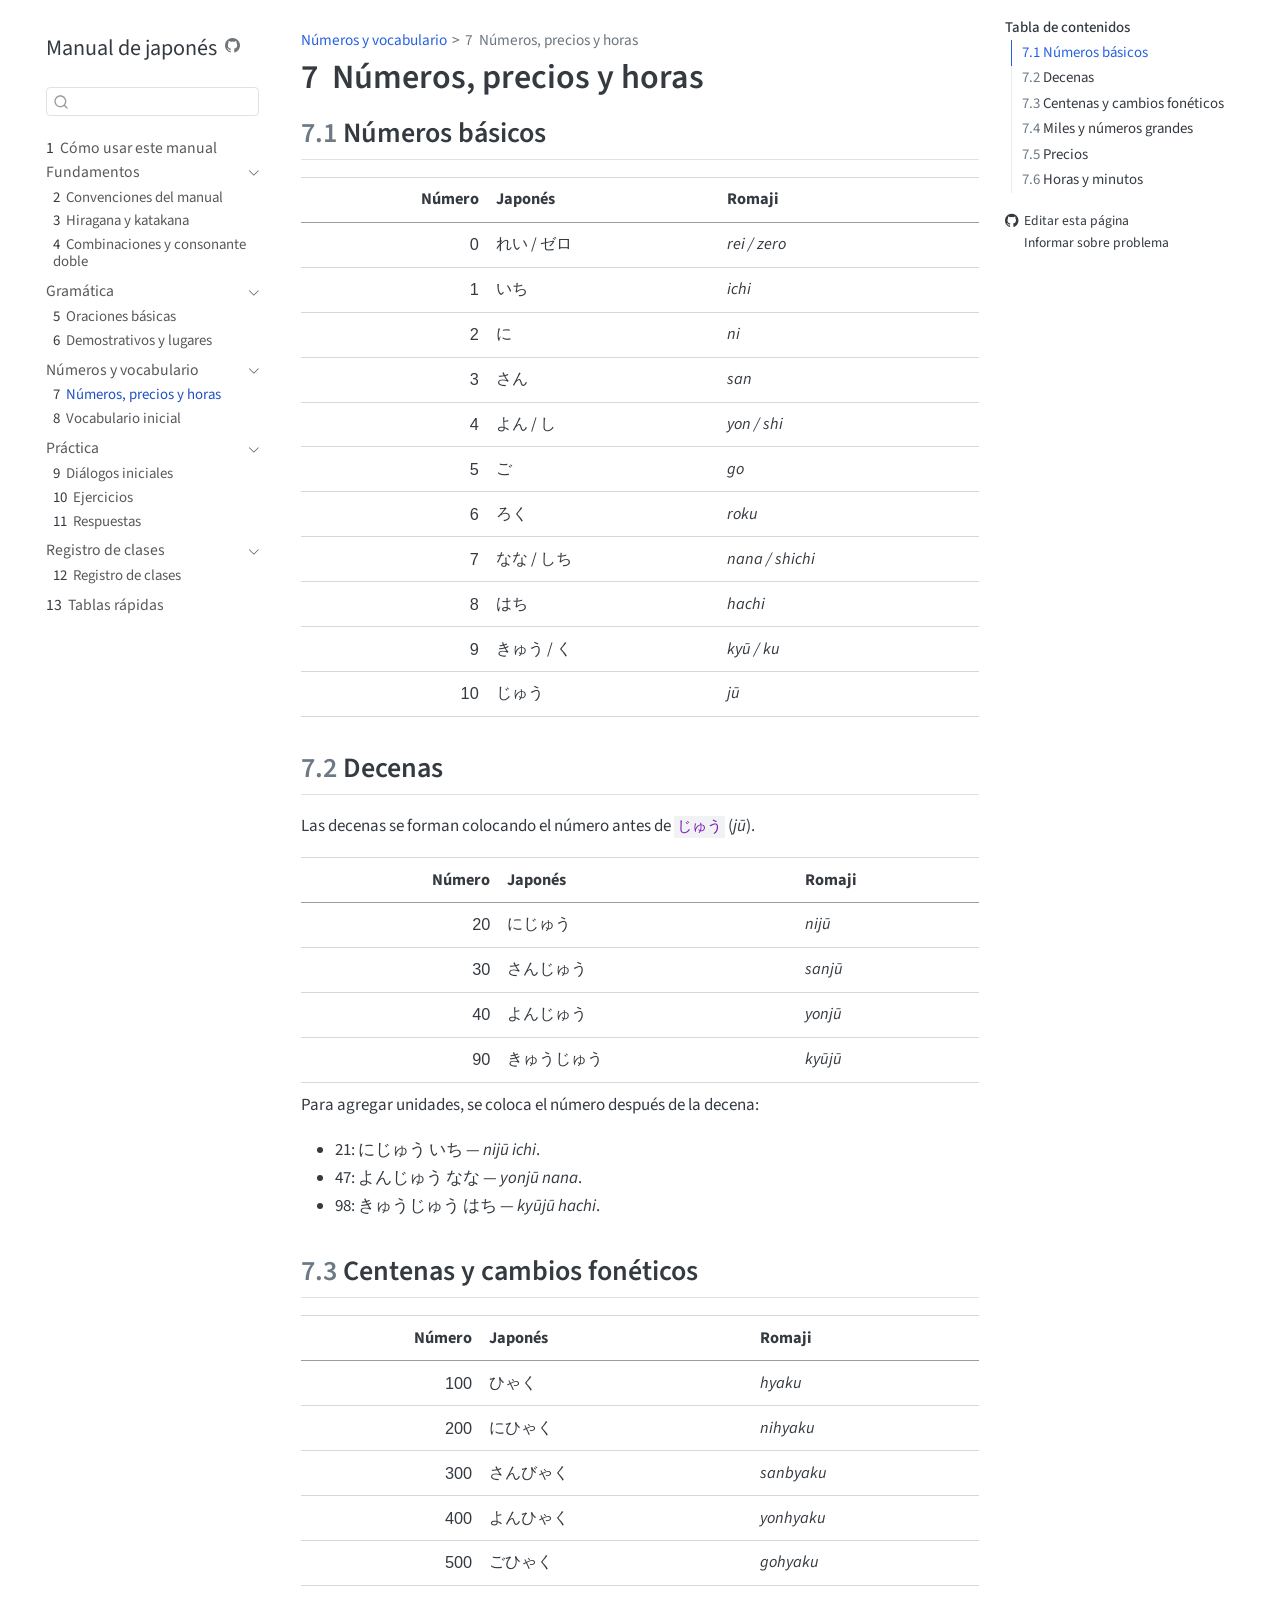
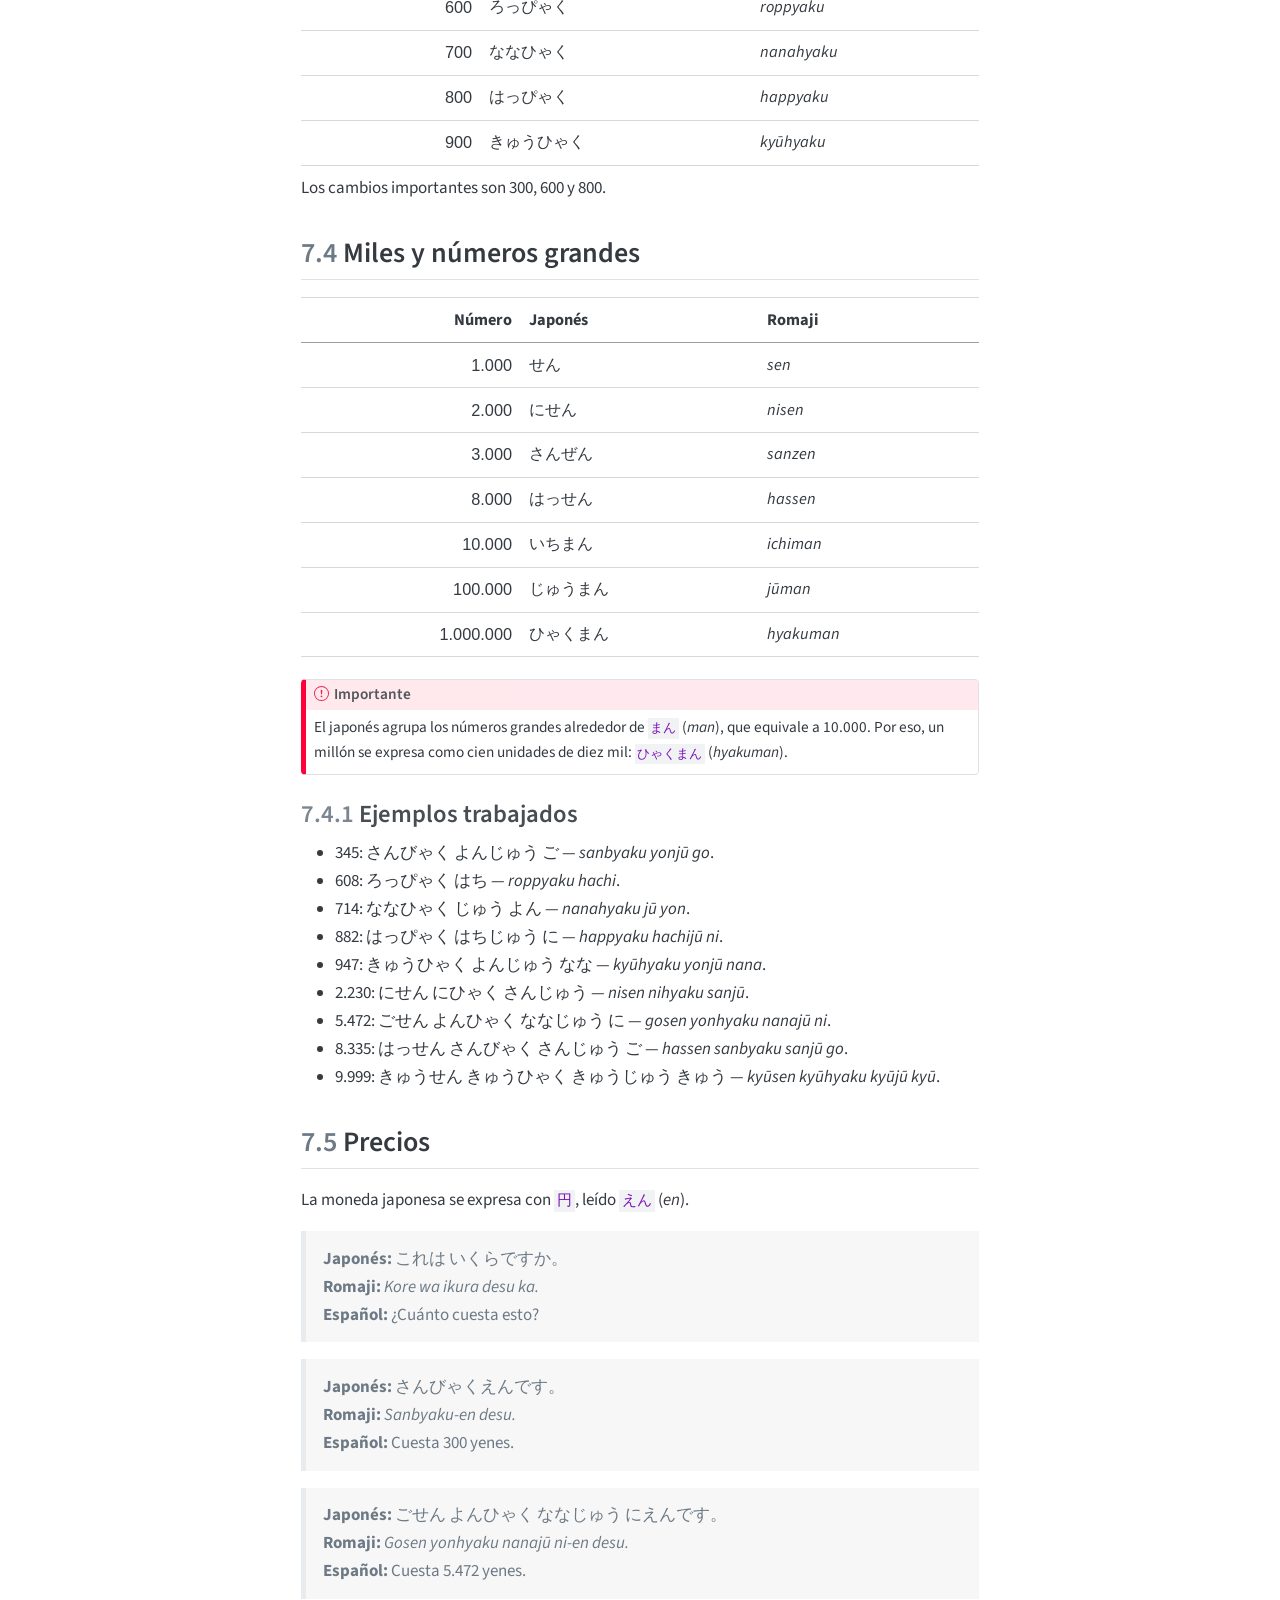
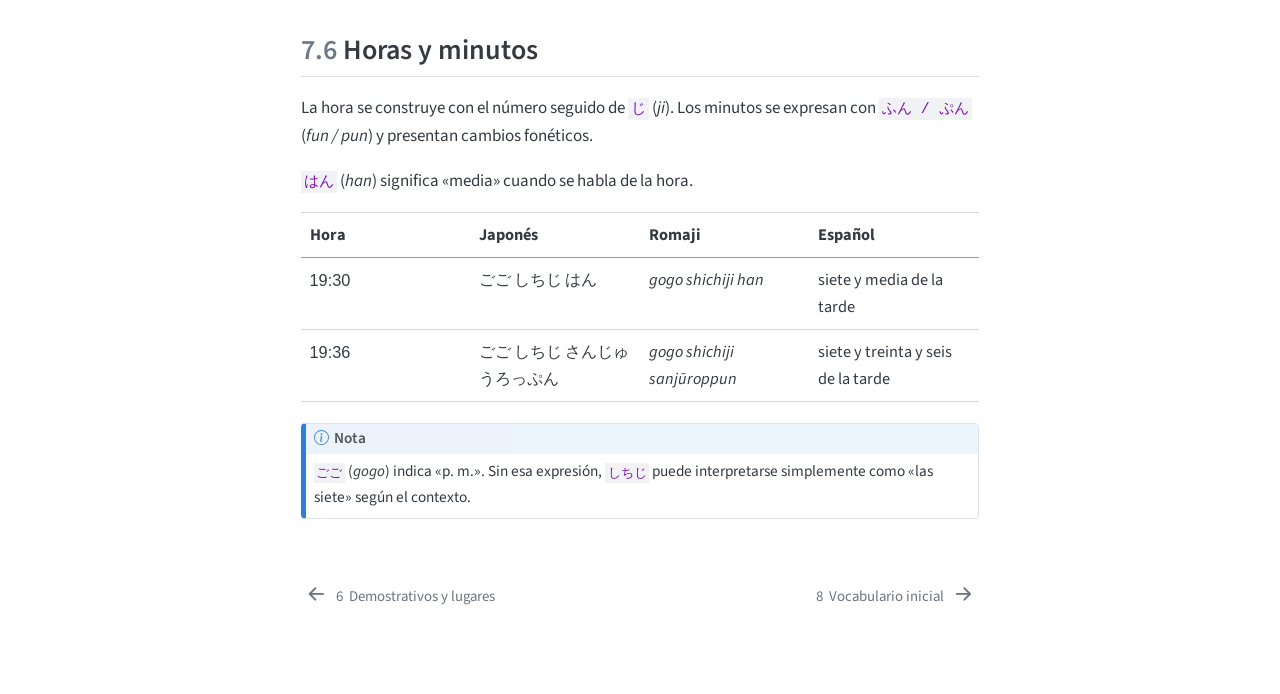
<file: 04-numeros-tiempo/numeros-precios-horas.html>
<!DOCTYPE html>
<html xmlns="http://www.w3.org/1999/xhtml" lang="es" xml:lang="es"><head>

<meta charset="utf-8">
<meta name="generator" content="quarto-1.9.38">

<meta name="viewport" content="width=device-width, initial-scale=1.0, user-scalable=yes">


<title>7&nbsp; Números, precios y horas – Manual de japonés</title>
<style>
/* Default styles provided by pandoc.
** See https://pandoc.org/MANUAL.html#variables-for-html for config info.
*/
code{white-space: pre-wrap;}
span.smallcaps{font-variant: small-caps;}
div.columns{display: flex; gap: min(4vw, 1.5em);}
div.column{flex: auto; overflow-x: auto;}
div.hanging-indent{margin-left: 1.5em; text-indent: -1.5em;}
ul.task-list{list-style: none;}
ul.task-list li input[type="checkbox"] {
  width: 0.8em;
  margin: 0 0.8em 0.2em -1em; /* quarto-specific, see https://github.com/quarto-dev/quarto-cli/issues/4556 */ 
  vertical-align: middle;
}
</style>


<script src="../site_libs/quarto-nav/quarto-nav.js"></script>
<script src="../site_libs/quarto-nav/headroom.min.js"></script>
<script src="../site_libs/clipboard/clipboard.min.js"></script>
<script src="../site_libs/quarto-search/autocomplete.umd.js"></script>
<script src="../site_libs/quarto-search/fuse.min.js"></script>
<script src="../site_libs/quarto-search/quarto-search.js"></script>
<meta name="quarto:offset" content="../">
<link href="../05-vocabulario/vocabulario-inicial.html" rel="next">
<link href="../03-gramatica/demostrativos-lugares.html" rel="prev">
<script src="../site_libs/quarto-html/quarto.js" type="module"></script>
<script src="../site_libs/quarto-html/tabsets/tabsets.js" type="module"></script>
<script src="../site_libs/quarto-html/popper.min.js"></script>
<script src="../site_libs/quarto-html/tippy.umd.min.js"></script>
<script src="../site_libs/quarto-html/anchor.min.js"></script>
<link href="../site_libs/quarto-html/tippy.css" rel="stylesheet">
<link href="../site_libs/quarto-html/quarto-syntax-highlighting-15634bcf2e68342d4ad2dfa704d543f6.css" rel="stylesheet" id="quarto-text-highlighting-styles">
<script src="../site_libs/bootstrap/bootstrap.min.js"></script>
<link href="../site_libs/bootstrap/bootstrap-icons.css" rel="stylesheet">
<link href="../site_libs/bootstrap/bootstrap-514c3c5c645fecdfd9acb6a6b9a944a6.min.css" rel="stylesheet" append-hash="true" id="quarto-bootstrap" data-mode="light">
<script id="quarto-search-options" type="application/json">{
  "location": "sidebar",
  "copy-button": false,
  "collapse-after": 3,
  "panel-placement": "start",
  "type": "textbox",
  "limit": 50,
  "keyboard-shortcut": [
    "f",
    "/",
    "s"
  ],
  "show-item-context": false,
  "language": {
    "search-no-results-text": "No se han encontrado resultados",
    "search-matching-documents-text": "documentos encontrados",
    "search-copy-link-title": "Copiar el enlace en la búsqueda",
    "search-hide-matches-text": "Ocultar resultados adicionales",
    "search-more-match-text": "resultado adicional en este documento",
    "search-more-matches-text": "resultados adicionales en este documento",
    "search-clear-button-title": "Borrar",
    "search-text-placeholder": "",
    "search-detached-cancel-button-title": "Cancelar",
    "search-submit-button-title": "Enviar",
    "search-label": "Buscar"
  }
}</script>


<link rel="stylesheet" href="../estilos/manual.css">
</head>

<body class="nav-sidebar floating quarto-light">

<div id="quarto-search-results"></div>
  <header id="quarto-header" class="headroom fixed-top">
  <nav class="quarto-secondary-nav">
    <div class="container-fluid d-flex">
      <button type="button" class="quarto-btn-toggle btn" data-bs-toggle="collapse" role="button" data-bs-target=".quarto-sidebar-collapse-item" aria-controls="quarto-sidebar" aria-expanded="false" aria-label="Alternar barra lateral" onclick="if (window.quartoToggleHeadroom) { window.quartoToggleHeadroom(); }">
        <i class="bi bi-layout-text-sidebar-reverse"></i>
      </button>
        <nav class="quarto-page-breadcrumbs" aria-label="breadcrumb"><ol class="breadcrumb"><li class="breadcrumb-item"><a href="../04-numeros-tiempo/numeros-precios-horas.html">Números y vocabulario</a></li><li class="breadcrumb-item"><a href="../04-numeros-tiempo/numeros-precios-horas.html"><span class="chapter-number">7</span>&nbsp; <span class="chapter-title">Números, precios y horas</span></a></li></ol></nav>
        <a class="flex-grow-1" role="navigation" data-bs-toggle="collapse" data-bs-target=".quarto-sidebar-collapse-item" aria-controls="quarto-sidebar" aria-expanded="false" aria-label="Alternar barra lateral" onclick="if (window.quartoToggleHeadroom) { window.quartoToggleHeadroom(); }">      
        </a>
      <button type="button" class="btn quarto-search-button" aria-label="Buscar" onclick="window.quartoOpenSearch();">
        <i class="bi bi-search"></i>
      </button>
    </div>
  </nav>
</header>
<!-- content -->
<div id="quarto-content" class="quarto-container page-columns page-rows-contents page-layout-article">
<!-- sidebar -->
  <nav id="quarto-sidebar" class="sidebar collapse collapse-horizontal quarto-sidebar-collapse-item sidebar-navigation floating overflow-auto">
    <div class="pt-lg-2 mt-2 text-left sidebar-header">
    <div class="sidebar-title mb-0 py-0">
      <a href="../">Manual de japonés</a> 
        <div class="sidebar-tools-main">
    <a href="https://github.com/likerman/manual-japones" title="Ejecutar el código" class="quarto-navigation-tool px-1" aria-label="Ejecutar el código"><i class="bi bi-github"></i></a>
</div>
    </div>
      </div>
        <div class="mt-2 flex-shrink-0 align-items-center">
        <div class="sidebar-search">
        <div id="quarto-search" class="" title="Buscar"></div>
        </div>
        </div>
    <div class="sidebar-menu-container"> 
    <ul class="list-unstyled mt-1">
        <li class="sidebar-item">
  <div class="sidebar-item-container"> 
  <a href="../index.html" class="sidebar-item-text sidebar-link">
 <span class="menu-text"><span class="chapter-number">1</span>&nbsp; <span class="chapter-title">Cómo usar este manual</span></span></a>
  </div>
</li>
        <li class="sidebar-item sidebar-item-section">
      <div class="sidebar-item-container"> 
            <a class="sidebar-item-text sidebar-link text-start" data-bs-toggle="collapse" data-bs-target="#quarto-sidebar-section-1" role="navigation" aria-expanded="true">
 <span class="menu-text">Fundamentos</span></a>
          <a class="sidebar-item-toggle text-start" data-bs-toggle="collapse" data-bs-target="#quarto-sidebar-section-1" role="navigation" aria-expanded="true" aria-label="Alternar sección">
            <i class="bi bi-chevron-right ms-2"></i>
          </a> 
      </div>
      <ul id="quarto-sidebar-section-1" class="collapse list-unstyled sidebar-section depth1 show">  
          <li class="sidebar-item">
  <div class="sidebar-item-container"> 
  <a href="../01-introduccion/convenciones.html" class="sidebar-item-text sidebar-link">
 <span class="menu-text"><span class="chapter-number">2</span>&nbsp; <span class="chapter-title">Convenciones del manual</span></span></a>
  </div>
</li>
          <li class="sidebar-item">
  <div class="sidebar-item-container"> 
  <a href="../02-escritura/hiragana-katakana.html" class="sidebar-item-text sidebar-link">
 <span class="menu-text"><span class="chapter-number">3</span>&nbsp; <span class="chapter-title">Hiragana y katakana</span></span></a>
  </div>
</li>
          <li class="sidebar-item">
  <div class="sidebar-item-container"> 
  <a href="../02-escritura/combinaciones.html" class="sidebar-item-text sidebar-link">
 <span class="menu-text"><span class="chapter-number">4</span>&nbsp; <span class="chapter-title">Combinaciones y consonante doble</span></span></a>
  </div>
</li>
      </ul>
  </li>
        <li class="sidebar-item sidebar-item-section">
      <div class="sidebar-item-container"> 
            <a class="sidebar-item-text sidebar-link text-start" data-bs-toggle="collapse" data-bs-target="#quarto-sidebar-section-2" role="navigation" aria-expanded="true">
 <span class="menu-text">Gramática</span></a>
          <a class="sidebar-item-toggle text-start" data-bs-toggle="collapse" data-bs-target="#quarto-sidebar-section-2" role="navigation" aria-expanded="true" aria-label="Alternar sección">
            <i class="bi bi-chevron-right ms-2"></i>
          </a> 
      </div>
      <ul id="quarto-sidebar-section-2" class="collapse list-unstyled sidebar-section depth1 show">  
          <li class="sidebar-item">
  <div class="sidebar-item-container"> 
  <a href="../03-gramatica/oraciones-basicas.html" class="sidebar-item-text sidebar-link">
 <span class="menu-text"><span class="chapter-number">5</span>&nbsp; <span class="chapter-title">Oraciones básicas</span></span></a>
  </div>
</li>
          <li class="sidebar-item">
  <div class="sidebar-item-container"> 
  <a href="../03-gramatica/demostrativos-lugares.html" class="sidebar-item-text sidebar-link">
 <span class="menu-text"><span class="chapter-number">6</span>&nbsp; <span class="chapter-title">Demostrativos y lugares</span></span></a>
  </div>
</li>
      </ul>
  </li>
        <li class="sidebar-item sidebar-item-section">
      <div class="sidebar-item-container"> 
            <a class="sidebar-item-text sidebar-link text-start" data-bs-toggle="collapse" data-bs-target="#quarto-sidebar-section-3" role="navigation" aria-expanded="true">
 <span class="menu-text">Números y vocabulario</span></a>
          <a class="sidebar-item-toggle text-start" data-bs-toggle="collapse" data-bs-target="#quarto-sidebar-section-3" role="navigation" aria-expanded="true" aria-label="Alternar sección">
            <i class="bi bi-chevron-right ms-2"></i>
          </a> 
      </div>
      <ul id="quarto-sidebar-section-3" class="collapse list-unstyled sidebar-section depth1 show">  
          <li class="sidebar-item">
  <div class="sidebar-item-container"> 
  <a href="../04-numeros-tiempo/numeros-precios-horas.html" class="sidebar-item-text sidebar-link active">
 <span class="menu-text"><span class="chapter-number">7</span>&nbsp; <span class="chapter-title">Números, precios y horas</span></span></a>
  </div>
</li>
          <li class="sidebar-item">
  <div class="sidebar-item-container"> 
  <a href="../05-vocabulario/vocabulario-inicial.html" class="sidebar-item-text sidebar-link">
 <span class="menu-text"><span class="chapter-number">8</span>&nbsp; <span class="chapter-title">Vocabulario inicial</span></span></a>
  </div>
</li>
      </ul>
  </li>
        <li class="sidebar-item sidebar-item-section">
      <div class="sidebar-item-container"> 
            <a class="sidebar-item-text sidebar-link text-start" data-bs-toggle="collapse" data-bs-target="#quarto-sidebar-section-4" role="navigation" aria-expanded="true">
 <span class="menu-text">Práctica</span></a>
          <a class="sidebar-item-toggle text-start" data-bs-toggle="collapse" data-bs-target="#quarto-sidebar-section-4" role="navigation" aria-expanded="true" aria-label="Alternar sección">
            <i class="bi bi-chevron-right ms-2"></i>
          </a> 
      </div>
      <ul id="quarto-sidebar-section-4" class="collapse list-unstyled sidebar-section depth1 show">  
          <li class="sidebar-item">
  <div class="sidebar-item-container"> 
  <a href="../06-dialogos/dialogos-iniciales.html" class="sidebar-item-text sidebar-link">
 <span class="menu-text"><span class="chapter-number">9</span>&nbsp; <span class="chapter-title">Diálogos iniciales</span></span></a>
  </div>
</li>
          <li class="sidebar-item">
  <div class="sidebar-item-container"> 
  <a href="../07-ejercicios/ejercicios.html" class="sidebar-item-text sidebar-link">
 <span class="menu-text"><span class="chapter-number">10</span>&nbsp; <span class="chapter-title">Ejercicios</span></span></a>
  </div>
</li>
          <li class="sidebar-item">
  <div class="sidebar-item-container"> 
  <a href="../07-ejercicios/respuestas.html" class="sidebar-item-text sidebar-link">
 <span class="menu-text"><span class="chapter-number">11</span>&nbsp; <span class="chapter-title">Respuestas</span></span></a>
  </div>
</li>
      </ul>
  </li>
        <li class="sidebar-item sidebar-item-section">
      <div class="sidebar-item-container"> 
            <a class="sidebar-item-text sidebar-link text-start" data-bs-toggle="collapse" data-bs-target="#quarto-sidebar-section-5" role="navigation" aria-expanded="true">
 <span class="menu-text">Registro de clases</span></a>
          <a class="sidebar-item-toggle text-start" data-bs-toggle="collapse" data-bs-target="#quarto-sidebar-section-5" role="navigation" aria-expanded="true" aria-label="Alternar sección">
            <i class="bi bi-chevron-right ms-2"></i>
          </a> 
      </div>
      <ul id="quarto-sidebar-section-5" class="collapse list-unstyled sidebar-section depth1 show">  
          <li class="sidebar-item">
  <div class="sidebar-item-container"> 
  <a href="../08-registro-clases/indice.html" class="sidebar-item-text sidebar-link">
 <span class="menu-text"><span class="chapter-number">12</span>&nbsp; <span class="chapter-title">Registro de clases</span></span></a>
  </div>
</li>
      </ul>
  </li>
        <li class="sidebar-item">
  <div class="sidebar-item-container"> 
  <a href="../09-apendices/tablas-rapidas.html" class="sidebar-item-text sidebar-link">
 <span class="menu-text"><span class="chapter-number">13</span>&nbsp; <span class="chapter-title">Tablas rápidas</span></span></a>
  </div>
</li>
    </ul>
    </div>
</nav>
<div id="quarto-sidebar-glass" class="quarto-sidebar-collapse-item" data-bs-toggle="collapse" data-bs-target=".quarto-sidebar-collapse-item"></div>
<!-- margin-sidebar -->
    <div id="quarto-margin-sidebar" class="sidebar margin-sidebar">
        <nav id="TOC" role="doc-toc" class="toc-active">
    <h2 id="toc-title">Tabla de contenidos</h2>
   
  <ul>
  <li><a href="#números-básicos" id="toc-números-básicos" class="nav-link active" data-scroll-target="#números-básicos"><span class="header-section-number">7.1</span> Números básicos</a></li>
  <li><a href="#decenas" id="toc-decenas" class="nav-link" data-scroll-target="#decenas"><span class="header-section-number">7.2</span> Decenas</a></li>
  <li><a href="#centenas-y-cambios-fonéticos" id="toc-centenas-y-cambios-fonéticos" class="nav-link" data-scroll-target="#centenas-y-cambios-fonéticos"><span class="header-section-number">7.3</span> Centenas y cambios fonéticos</a></li>
  <li><a href="#miles-y-números-grandes" id="toc-miles-y-números-grandes" class="nav-link" data-scroll-target="#miles-y-números-grandes"><span class="header-section-number">7.4</span> Miles y números grandes</a>
  <ul class="collapse">
  <li><a href="#ejemplos-trabajados" id="toc-ejemplos-trabajados" class="nav-link" data-scroll-target="#ejemplos-trabajados"><span class="header-section-number">7.4.1</span> Ejemplos trabajados</a></li>
  </ul></li>
  <li><a href="#precios" id="toc-precios" class="nav-link" data-scroll-target="#precios"><span class="header-section-number">7.5</span> Precios</a></li>
  <li><a href="#horas-y-minutos" id="toc-horas-y-minutos" class="nav-link" data-scroll-target="#horas-y-minutos"><span class="header-section-number">7.6</span> Horas y minutos</a></li>
  </ul>
<div class="toc-actions"><ul><li><a href="https://github.com/likerman/manual-japones/edit/main/04-numeros-tiempo/numeros-precios-horas.qmd" class="toc-action"><i class="bi bi-github"></i>Editar esta página</a></li><li><a href="https://github.com/likerman/manual-japones/issues/new" class="toc-action"><i class="bi empty"></i>Informar sobre problema</a></li></ul></div></nav>
    </div>
<!-- main -->
<main class="content" id="quarto-document-content">

<header id="title-block-header" class="quarto-title-block default"><nav class="quarto-page-breadcrumbs quarto-title-breadcrumbs d-none d-lg-block" aria-label="breadcrumb"><ol class="breadcrumb"><li class="breadcrumb-item"><a href="../04-numeros-tiempo/numeros-precios-horas.html">Números y vocabulario</a></li><li class="breadcrumb-item"><a href="../04-numeros-tiempo/numeros-precios-horas.html"><span class="chapter-number">7</span>&nbsp; <span class="chapter-title">Números, precios y horas</span></a></li></ol></nav>
<div class="quarto-title">
<h1 class="title"><span class="chapter-number">7</span>&nbsp; <span class="chapter-title">Números, precios y horas</span></h1>
</div>



<div class="quarto-title-meta">

    
  
    
  </div>
  


</header>


<section id="números-básicos" class="level2" data-number="7.1">
<h2 data-number="7.1" class="anchored" data-anchor-id="números-básicos"><span class="header-section-number">7.1</span> Números básicos</h2>
<table class="caption-top table">
<thead>
<tr class="header">
<th style="text-align: right;">Número</th>
<th>Japonés</th>
<th>Romaji</th>
</tr>
</thead>
<tbody>
<tr class="odd">
<td style="text-align: right;">0</td>
<td>れい / ゼロ</td>
<td><em>rei / zero</em></td>
</tr>
<tr class="even">
<td style="text-align: right;">1</td>
<td>いち</td>
<td><em>ichi</em></td>
</tr>
<tr class="odd">
<td style="text-align: right;">2</td>
<td>に</td>
<td><em>ni</em></td>
</tr>
<tr class="even">
<td style="text-align: right;">3</td>
<td>さん</td>
<td><em>san</em></td>
</tr>
<tr class="odd">
<td style="text-align: right;">4</td>
<td>よん / し</td>
<td><em>yon / shi</em></td>
</tr>
<tr class="even">
<td style="text-align: right;">5</td>
<td>ご</td>
<td><em>go</em></td>
</tr>
<tr class="odd">
<td style="text-align: right;">6</td>
<td>ろく</td>
<td><em>roku</em></td>
</tr>
<tr class="even">
<td style="text-align: right;">7</td>
<td>なな / しち</td>
<td><em>nana / shichi</em></td>
</tr>
<tr class="odd">
<td style="text-align: right;">8</td>
<td>はち</td>
<td><em>hachi</em></td>
</tr>
<tr class="even">
<td style="text-align: right;">9</td>
<td>きゅう / く</td>
<td><em>kyū / ku</em></td>
</tr>
<tr class="odd">
<td style="text-align: right;">10</td>
<td>じゅう</td>
<td><em>jū</em></td>
</tr>
</tbody>
</table>
</section>
<section id="decenas" class="level2" data-number="7.2">
<h2 data-number="7.2" class="anchored" data-anchor-id="decenas"><span class="header-section-number">7.2</span> Decenas</h2>
<p>Las decenas se forman colocando el número antes de <code>じゅう</code> (<em>jū</em>).</p>
<table class="caption-top table">
<thead>
<tr class="header">
<th style="text-align: right;">Número</th>
<th>Japonés</th>
<th>Romaji</th>
</tr>
</thead>
<tbody>
<tr class="odd">
<td style="text-align: right;">20</td>
<td>にじゅう</td>
<td><em>nijū</em></td>
</tr>
<tr class="even">
<td style="text-align: right;">30</td>
<td>さんじゅう</td>
<td><em>sanjū</em></td>
</tr>
<tr class="odd">
<td style="text-align: right;">40</td>
<td>よんじゅう</td>
<td><em>yonjū</em></td>
</tr>
<tr class="even">
<td style="text-align: right;">90</td>
<td>きゅうじゅう</td>
<td><em>kyūjū</em></td>
</tr>
</tbody>
</table>
<p>Para agregar unidades, se coloca el número después de la decena:</p>
<ul>
<li>21: にじゅう いち — <em>nijū ichi</em>.</li>
<li>47: よんじゅう なな — <em>yonjū nana</em>.</li>
<li>98: きゅうじゅう はち — <em>kyūjū hachi</em>.</li>
</ul>
</section>
<section id="centenas-y-cambios-fonéticos" class="level2" data-number="7.3">
<h2 data-number="7.3" class="anchored" data-anchor-id="centenas-y-cambios-fonéticos"><span class="header-section-number">7.3</span> Centenas y cambios fonéticos</h2>
<table class="caption-top table">
<thead>
<tr class="header">
<th style="text-align: right;">Número</th>
<th>Japonés</th>
<th>Romaji</th>
</tr>
</thead>
<tbody>
<tr class="odd">
<td style="text-align: right;">100</td>
<td>ひゃく</td>
<td><em>hyaku</em></td>
</tr>
<tr class="even">
<td style="text-align: right;">200</td>
<td>にひゃく</td>
<td><em>nihyaku</em></td>
</tr>
<tr class="odd">
<td style="text-align: right;">300</td>
<td>さんびゃく</td>
<td><em>sanbyaku</em></td>
</tr>
<tr class="even">
<td style="text-align: right;">400</td>
<td>よんひゃく</td>
<td><em>yonhyaku</em></td>
</tr>
<tr class="odd">
<td style="text-align: right;">500</td>
<td>ごひゃく</td>
<td><em>gohyaku</em></td>
</tr>
<tr class="even">
<td style="text-align: right;">600</td>
<td>ろっぴゃく</td>
<td><em>roppyaku</em></td>
</tr>
<tr class="odd">
<td style="text-align: right;">700</td>
<td>ななひゃく</td>
<td><em>nanahyaku</em></td>
</tr>
<tr class="even">
<td style="text-align: right;">800</td>
<td>はっぴゃく</td>
<td><em>happyaku</em></td>
</tr>
<tr class="odd">
<td style="text-align: right;">900</td>
<td>きゅうひゃく</td>
<td><em>kyūhyaku</em></td>
</tr>
</tbody>
</table>
<p>Los cambios importantes son 300, 600 y 800.</p>
</section>
<section id="miles-y-números-grandes" class="level2" data-number="7.4">
<h2 data-number="7.4" class="anchored" data-anchor-id="miles-y-números-grandes"><span class="header-section-number">7.4</span> Miles y números grandes</h2>
<table class="caption-top table">
<thead>
<tr class="header">
<th style="text-align: right;">Número</th>
<th>Japonés</th>
<th>Romaji</th>
</tr>
</thead>
<tbody>
<tr class="odd">
<td style="text-align: right;">1.000</td>
<td>せん</td>
<td><em>sen</em></td>
</tr>
<tr class="even">
<td style="text-align: right;">2.000</td>
<td>にせん</td>
<td><em>nisen</em></td>
</tr>
<tr class="odd">
<td style="text-align: right;">3.000</td>
<td>さんぜん</td>
<td><em>sanzen</em></td>
</tr>
<tr class="even">
<td style="text-align: right;">8.000</td>
<td>はっせん</td>
<td><em>hassen</em></td>
</tr>
<tr class="odd">
<td style="text-align: right;">10.000</td>
<td>いちまん</td>
<td><em>ichiman</em></td>
</tr>
<tr class="even">
<td style="text-align: right;">100.000</td>
<td>じゅうまん</td>
<td><em>jūman</em></td>
</tr>
<tr class="odd">
<td style="text-align: right;">1.000.000</td>
<td>ひゃくまん</td>
<td><em>hyakuman</em></td>
</tr>
</tbody>
</table>
<div class="callout callout-style-default callout-important callout-titled">
<div class="callout-header d-flex align-content-center">
<div class="callout-icon-container">
<i class="callout-icon"></i>
</div>
<div class="callout-title-container flex-fill">
Importante
</div>
</div>
<div class="callout-body-container callout-body">
<p>El japonés agrupa los números grandes alrededor de <code>まん</code> (<em>man</em>), que equivale a 10.000. Por eso, un millón se expresa como cien unidades de diez mil: <code>ひゃくまん</code> (<em>hyakuman</em>).</p>
</div>
</div>
<section id="ejemplos-trabajados" class="level3" data-number="7.4.1">
<h3 data-number="7.4.1" class="anchored" data-anchor-id="ejemplos-trabajados"><span class="header-section-number">7.4.1</span> Ejemplos trabajados</h3>
<ul>
<li>345: さんびゃく よんじゅう ご — <em>sanbyaku yonjū go</em>.</li>
<li>608: ろっぴゃく はち — <em>roppyaku hachi</em>.</li>
<li>714: ななひゃく じゅう よん — <em>nanahyaku jū yon</em>.</li>
<li>882: はっぴゃく はちじゅう に — <em>happyaku hachijū ni</em>.</li>
<li>947: きゅうひゃく よんじゅう なな — <em>kyūhyaku yonjū nana</em>.</li>
<li>2.230: にせん にひゃく さんじゅう — <em>nisen nihyaku sanjū</em>.</li>
<li>5.472: ごせん よんひゃく ななじゅう に — <em>gosen yonhyaku nanajū ni</em>.</li>
<li>8.335: はっせん さんびゃく さんじゅう ご — <em>hassen sanbyaku sanjū go</em>.</li>
<li>9.999: きゅうせん きゅうひゃく きゅうじゅう きゅう — <em>kyūsen kyūhyaku kyūjū kyū</em>.</li>
</ul>
</section>
</section>
<section id="precios" class="level2" data-number="7.5">
<h2 data-number="7.5" class="anchored" data-anchor-id="precios"><span class="header-section-number">7.5</span> Precios</h2>
<p>La moneda japonesa se expresa con <code>円</code>, leído <code>えん</code> (<em>en</em>).</p>
<blockquote class="blockquote">
<p><strong>Japonés:</strong> これは いくらですか。<br>
<strong>Romaji:</strong> <em>Kore wa ikura desu ka.</em><br>
<strong>Español:</strong> ¿Cuánto cuesta esto?</p>
</blockquote>
<blockquote class="blockquote">
<p><strong>Japonés:</strong> さんびゃくえんです。<br>
<strong>Romaji:</strong> <em>Sanbyaku-en desu.</em><br>
<strong>Español:</strong> Cuesta 300 yenes.</p>
</blockquote>
<blockquote class="blockquote">
<p><strong>Japonés:</strong> ごせん よんひゃく ななじゅう にえんです。<br>
<strong>Romaji:</strong> <em>Gosen yonhyaku nanajū ni-en desu.</em><br>
<strong>Español:</strong> Cuesta 5.472 yenes.</p>
</blockquote>
</section>
<section id="horas-y-minutos" class="level2" data-number="7.6">
<h2 data-number="7.6" class="anchored" data-anchor-id="horas-y-minutos"><span class="header-section-number">7.6</span> Horas y minutos</h2>
<p>La hora se construye con el número seguido de <code>じ</code> (<em>ji</em>). Los minutos se expresan con <code>ふん / ぷん</code> (<em>fun / pun</em>) y presentan cambios fonéticos.</p>
<p><code>はん</code> (<em>han</em>) significa «media» cuando se habla de la hora.</p>
<table class="caption-top table">
<colgroup>
<col style="width: 25%">
<col style="width: 25%">
<col style="width: 25%">
<col style="width: 25%">
</colgroup>
<thead>
<tr class="header">
<th>Hora</th>
<th>Japonés</th>
<th>Romaji</th>
<th>Español</th>
</tr>
</thead>
<tbody>
<tr class="odd">
<td>19:30</td>
<td>ごご しちじ はん</td>
<td><em>gogo shichiji han</em></td>
<td>siete y media de la tarde</td>
</tr>
<tr class="even">
<td>19:36</td>
<td>ごご しちじ さんじゅうろっぷん</td>
<td><em>gogo shichiji sanjūroppun</em></td>
<td>siete y treinta y seis de la tarde</td>
</tr>
</tbody>
</table>
<div class="callout callout-style-default callout-note callout-titled">
<div class="callout-header d-flex align-content-center">
<div class="callout-icon-container">
<i class="callout-icon"></i>
</div>
<div class="callout-title-container flex-fill">
Nota
</div>
</div>
<div class="callout-body-container callout-body">
<p><code>ごご</code> (<em>gogo</em>) indica «p.&nbsp;m.». Sin esa expresión, <code>しちじ</code> puede interpretarse simplemente como «las siete» según el contexto.</p>
</div>
</div>


</section>

</main> <!-- /main -->
<script id="quarto-html-after-body" type="application/javascript">
  window.document.addEventListener("DOMContentLoaded", function (event) {
    const icon = "";
    const anchorJS = new window.AnchorJS();
    anchorJS.options = {
      placement: 'right',
      icon: icon
    };
    anchorJS.add('.anchored');
    const isCodeAnnotation = (el) => {
      for (const clz of el.classList) {
        if (clz.startsWith('code-annotation-')) {                     
          return true;
        }
      }
      return false;
    }
    const onCopySuccess = function(e) {
      // button target
      const button = e.trigger;
      // don't keep focus
      button.blur();
      // flash "checked"
      button.classList.add('code-copy-button-checked');
      var currentTitle = button.getAttribute("title");
      button.setAttribute("title", "Copiado");
      let tooltip;
      if (window.bootstrap) {
        button.setAttribute("data-bs-toggle", "tooltip");
        button.setAttribute("data-bs-placement", "left");
        button.setAttribute("data-bs-title", "Copiado");
        tooltip = new bootstrap.Tooltip(button, 
          { trigger: "manual", 
            customClass: "code-copy-button-tooltip",
            offset: [0, -8]});
        tooltip.show();    
      }
      setTimeout(function() {
        if (tooltip) {
          tooltip.hide();
          button.removeAttribute("data-bs-title");
          button.removeAttribute("data-bs-toggle");
          button.removeAttribute("data-bs-placement");
        }
        button.setAttribute("title", currentTitle);
        button.classList.remove('code-copy-button-checked');
      }, 1000);
      // clear code selection
      e.clearSelection();
    }
    const getTextToCopy = function(trigger) {
      const outerScaffold = trigger.parentElement.cloneNode(true);
      const codeEl = outerScaffold.querySelector('code');
      for (const childEl of codeEl.children) {
        if (isCodeAnnotation(childEl)) {
          childEl.remove();
        }
      }
      return codeEl.innerText;
    }
    const clipboard = new window.ClipboardJS('.code-copy-button:not([data-in-quarto-modal])', {
      text: getTextToCopy
    });
    clipboard.on('success', onCopySuccess);
    if (window.document.getElementById('quarto-embedded-source-code-modal')) {
      const clipboardModal = new window.ClipboardJS('.code-copy-button[data-in-quarto-modal]', {
        text: getTextToCopy,
        container: window.document.getElementById('quarto-embedded-source-code-modal')
      });
      clipboardModal.on('success', onCopySuccess);
    }
      var localhostRegex = new RegExp(/^(?:http|https):\/\/localhost\:?[0-9]*\//);
      var mailtoRegex = new RegExp(/^mailto:/);
        var filterRegex = new RegExp('/' + window.location.host + '/');
      var isInternal = (href) => {
          return filterRegex.test(href) || localhostRegex.test(href) || mailtoRegex.test(href);
      }
      // Inspect non-navigation links and adorn them if external
     var links = window.document.querySelectorAll('a[href]:not(.nav-link):not(.navbar-brand):not(.toc-action):not(.sidebar-link):not(.sidebar-item-toggle):not(.pagination-link):not(.no-external):not([aria-hidden]):not(.dropdown-item):not(.quarto-navigation-tool):not(.about-link)');
      for (var i=0; i<links.length; i++) {
        const link = links[i];
        if (!isInternal(link.href)) {
          // undo the damage that might have been done by quarto-nav.js in the case of
          // links that we want to consider external
          if (link.dataset.originalHref !== undefined) {
            link.href = link.dataset.originalHref;
          }
        }
      }
    function tippyHover(el, contentFn, onTriggerFn, onUntriggerFn) {
      const config = {
        allowHTML: true,
        maxWidth: 500,
        delay: 100,
        arrow: false,
        appendTo: function(el) {
            return el.parentElement;
        },
        interactive: true,
        interactiveBorder: 10,
        theme: 'quarto',
        placement: 'bottom-start',
      };
      if (contentFn) {
        config.content = contentFn;
      }
      if (onTriggerFn) {
        config.onTrigger = onTriggerFn;
      }
      if (onUntriggerFn) {
        config.onUntrigger = onUntriggerFn;
      }
      window.tippy(el, config); 
    }
    const noterefs = window.document.querySelectorAll('a[role="doc-noteref"]');
    for (var i=0; i<noterefs.length; i++) {
      const ref = noterefs[i];
      tippyHover(ref, function() {
        // use id or data attribute instead here
        let href = ref.getAttribute('data-footnote-href') || ref.getAttribute('href');
        try { href = new URL(href).hash; } catch {}
        const id = href.replace(/^#\/?/, "");
        const note = window.document.getElementById(id);
        if (note) {
          return note.innerHTML;
        } else {
          return "";
        }
      });
    }
    const xrefs = window.document.querySelectorAll('a.quarto-xref');
    const processXRef = (id, note) => {
      // Strip column container classes
      const stripColumnClz = (el) => {
        el.classList.remove("page-full", "page-columns");
        if (el.children) {
          for (const child of el.children) {
            stripColumnClz(child);
          }
        }
      }
      stripColumnClz(note)
      if (id === null || id.startsWith('sec-')) {
        // Special case sections, only their first couple elements
        const container = document.createElement("div");
        if (note.children && note.children.length > 2) {
          container.appendChild(note.children[0].cloneNode(true));
          for (let i = 1; i < note.children.length; i++) {
            const child = note.children[i];
            if (child.tagName === "P" && child.innerText === "") {
              continue;
            } else {
              container.appendChild(child.cloneNode(true));
              break;
            }
          }
          if (window.Quarto?.typesetMath) {
            window.Quarto.typesetMath(container);
          }
          return container.innerHTML
        } else {
          if (window.Quarto?.typesetMath) {
            window.Quarto.typesetMath(note);
          }
          return note.innerHTML;
        }
      } else {
        // Remove any anchor links if they are present
        const anchorLink = note.querySelector('a.anchorjs-link');
        if (anchorLink) {
          anchorLink.remove();
        }
        if (window.Quarto?.typesetMath) {
          window.Quarto.typesetMath(note);
        }
        if (note.classList.contains("callout")) {
          return note.outerHTML;
        } else {
          return note.innerHTML;
        }
      }
    }
    for (var i=0; i<xrefs.length; i++) {
      const xref = xrefs[i];
      tippyHover(xref, undefined, function(instance) {
        instance.disable();
        let url = xref.getAttribute('href');
        let hash = undefined; 
        if (url.startsWith('#')) {
          hash = url;
        } else {
          try { hash = new URL(url).hash; } catch {}
        }
        if (hash) {
          const id = hash.replace(/^#\/?/, "");
          const note = window.document.getElementById(id);
          if (note !== null) {
            try {
              const html = processXRef(id, note.cloneNode(true));
              instance.setContent(html);
            } finally {
              instance.enable();
              instance.show();
            }
          } else {
            // See if we can fetch this
            fetch(url.split('#')[0])
            .then(res => res.text())
            .then(html => {
              const parser = new DOMParser();
              const htmlDoc = parser.parseFromString(html, "text/html");
              const note = htmlDoc.getElementById(id);
              if (note !== null) {
                const html = processXRef(id, note);
                instance.setContent(html);
              } 
            }).finally(() => {
              instance.enable();
              instance.show();
            });
          }
        } else {
          // See if we can fetch a full url (with no hash to target)
          // This is a special case and we should probably do some content thinning / targeting
          fetch(url)
          .then(res => res.text())
          .then(html => {
            const parser = new DOMParser();
            const htmlDoc = parser.parseFromString(html, "text/html");
            const note = htmlDoc.querySelector('main.content');
            if (note !== null) {
              // This should only happen for chapter cross references
              // (since there is no id in the URL)
              // remove the first header
              if (note.children.length > 0 && note.children[0].tagName === "HEADER") {
                note.children[0].remove();
              }
              const html = processXRef(null, note);
              instance.setContent(html);
            } 
          }).finally(() => {
            instance.enable();
            instance.show();
          });
        }
      }, function(instance) {
      });
    }
        let selectedAnnoteEl;
        const selectorForAnnotation = ( cell, annotation) => {
          let cellAttr = 'data-code-cell="' + cell + '"';
          let lineAttr = 'data-code-annotation="' +  annotation + '"';
          const selector = 'span[' + cellAttr + '][' + lineAttr + ']';
          return selector;
        }
        const selectCodeLines = (annoteEl) => {
          const doc = window.document;
          const targetCell = annoteEl.getAttribute("data-target-cell");
          const targetAnnotation = annoteEl.getAttribute("data-target-annotation");
          const annoteSpan = window.document.querySelector(selectorForAnnotation(targetCell, targetAnnotation));
          const lines = annoteSpan.getAttribute("data-code-lines").split(",");
          const lineIds = lines.map((line) => {
            return targetCell + "-" + line;
          })
          let top = null;
          let height = null;
          let parent = null;
          if (lineIds.length > 0) {
              //compute the position of the single el (top and bottom and make a div)
              const el = window.document.getElementById(lineIds[0]);
              top = el.offsetTop;
              height = el.offsetHeight;
              parent = el.parentElement.parentElement;
            if (lineIds.length > 1) {
              const lastEl = window.document.getElementById(lineIds[lineIds.length - 1]);
              const bottom = lastEl.offsetTop + lastEl.offsetHeight;
              height = bottom - top;
            }
            if (top !== null && height !== null && parent !== null) {
              // cook up a div (if necessary) and position it 
              let div = window.document.getElementById("code-annotation-line-highlight");
              if (div === null) {
                div = window.document.createElement("div");
                div.setAttribute("id", "code-annotation-line-highlight");
                div.style.position = 'absolute';
                parent.appendChild(div);
              }
              div.style.top = top - 2 + "px";
              div.style.height = height + 4 + "px";
              div.style.left = 0;
              let gutterDiv = window.document.getElementById("code-annotation-line-highlight-gutter");
              if (gutterDiv === null) {
                gutterDiv = window.document.createElement("div");
                gutterDiv.setAttribute("id", "code-annotation-line-highlight-gutter");
                gutterDiv.style.position = 'absolute';
                const codeCell = window.document.getElementById(targetCell);
                const gutter = codeCell.querySelector('.code-annotation-gutter');
                gutter.appendChild(gutterDiv);
              }
              gutterDiv.style.top = top - 2 + "px";
              gutterDiv.style.height = height + 4 + "px";
            }
            selectedAnnoteEl = annoteEl;
          }
        };
        const unselectCodeLines = () => {
          const elementsIds = ["code-annotation-line-highlight", "code-annotation-line-highlight-gutter"];
          elementsIds.forEach((elId) => {
            const div = window.document.getElementById(elId);
            if (div) {
              div.remove();
            }
          });
          selectedAnnoteEl = undefined;
        };
          // Handle positioning of the toggle
      window.addEventListener(
        "resize",
        throttle(() => {
          elRect = undefined;
          if (selectedAnnoteEl) {
            selectCodeLines(selectedAnnoteEl);
          }
        }, 10)
      );
      function throttle(fn, ms) {
      let throttle = false;
      let timer;
        return (...args) => {
          if(!throttle) { // first call gets through
              fn.apply(this, args);
              throttle = true;
          } else { // all the others get throttled
              if(timer) clearTimeout(timer); // cancel #2
              timer = setTimeout(() => {
                fn.apply(this, args);
                timer = throttle = false;
              }, ms);
          }
        };
      }
        // Attach click handler to the DT
        const annoteDls = window.document.querySelectorAll('dt[data-target-cell]');
        for (const annoteDlNode of annoteDls) {
          annoteDlNode.addEventListener('click', (event) => {
            const clickedEl = event.target;
            if (clickedEl !== selectedAnnoteEl) {
              unselectCodeLines();
              const activeEl = window.document.querySelector('dt[data-target-cell].code-annotation-active');
              if (activeEl) {
                activeEl.classList.remove('code-annotation-active');
              }
              selectCodeLines(clickedEl);
              clickedEl.classList.add('code-annotation-active');
            } else {
              // Unselect the line
              unselectCodeLines();
              clickedEl.classList.remove('code-annotation-active');
            }
          });
        }
    const findCites = (el) => {
      const parentEl = el.parentElement;
      if (parentEl) {
        const cites = parentEl.dataset.cites;
        if (cites) {
          return {
            el,
            cites: cites.split(' ')
          };
        } else {
          return findCites(el.parentElement)
        }
      } else {
        return undefined;
      }
    };
    var bibliorefs = window.document.querySelectorAll('a[role="doc-biblioref"]');
    for (var i=0; i<bibliorefs.length; i++) {
      const ref = bibliorefs[i];
      const citeInfo = findCites(ref);
      if (citeInfo) {
        tippyHover(citeInfo.el, function() {
          var popup = window.document.createElement('div');
          citeInfo.cites.forEach(function(cite) {
            var citeDiv = window.document.createElement('div');
            citeDiv.classList.add('hanging-indent');
            citeDiv.classList.add('csl-entry');
            var biblioDiv = window.document.getElementById('ref-' + cite);
            if (biblioDiv) {
              citeDiv.innerHTML = biblioDiv.innerHTML;
            }
            popup.appendChild(citeDiv);
          });
          return popup.innerHTML;
        });
      }
    }
  });
  </script>
<nav class="page-navigation">
  <div class="nav-page nav-page-previous">
      <a href="../03-gramatica/demostrativos-lugares.html" class="pagination-link" aria-label="Demostrativos y lugares">
        <i class="bi bi-arrow-left-short"></i> <span class="nav-page-text"><span class="chapter-number">6</span>&nbsp; <span class="chapter-title">Demostrativos y lugares</span></span>
      </a>          
  </div>
  <div class="nav-page nav-page-next">
      <a href="../05-vocabulario/vocabulario-inicial.html" class="pagination-link" aria-label="Vocabulario inicial">
        <span class="nav-page-text"><span class="chapter-number">8</span>&nbsp; <span class="chapter-title">Vocabulario inicial</span></span> <i class="bi bi-arrow-right-short"></i>
      </a>
  </div>
</nav>
</div> <!-- /content -->




<footer class="footer"><div class="nav-footer"><div class="nav-footer-center"><div class="toc-actions d-sm-block d-md-none"><ul><li><a href="https://github.com/likerman/manual-japones/edit/main/04-numeros-tiempo/numeros-precios-horas.qmd" class="toc-action"><i class="bi bi-github"></i>Editar esta página</a></li><li><a href="https://github.com/likerman/manual-japones/issues/new" class="toc-action"><i class="bi empty"></i>Informar sobre problema</a></li></ul></div></div></div></footer></body></html>
</file>
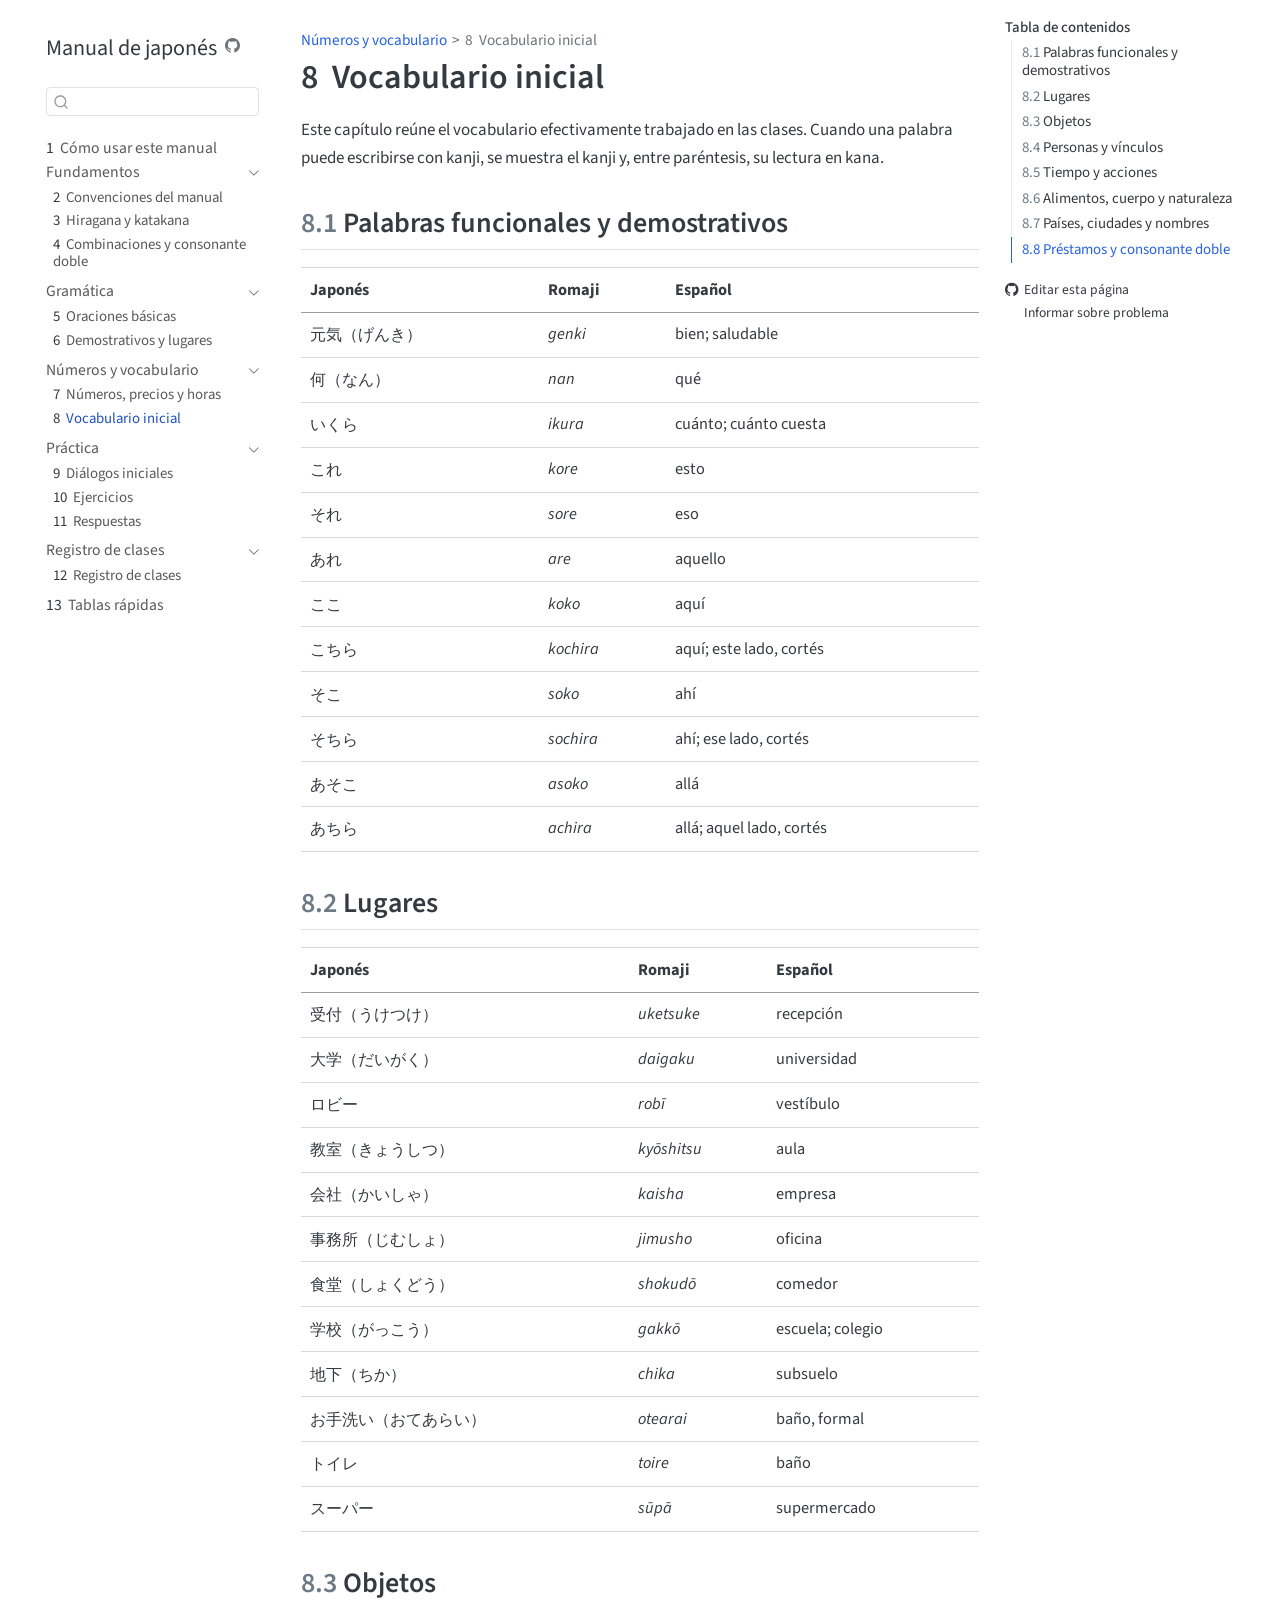
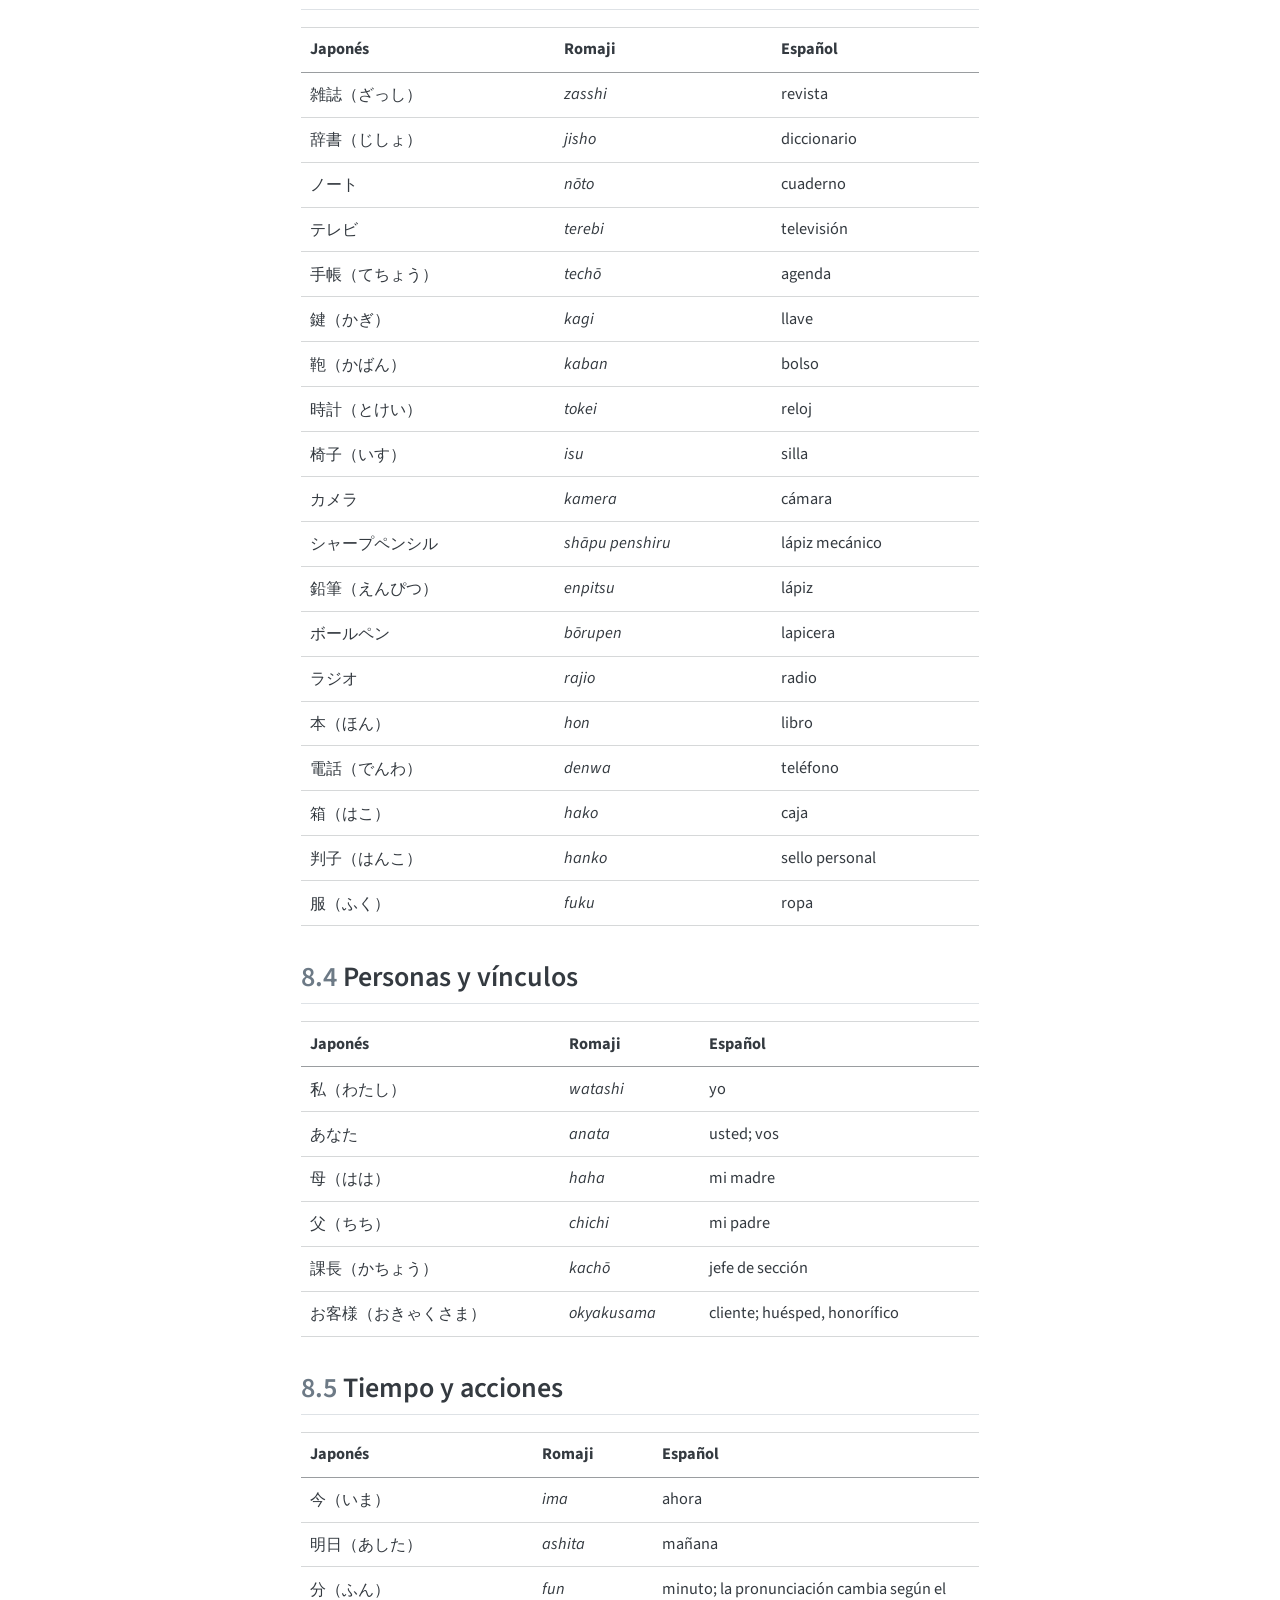
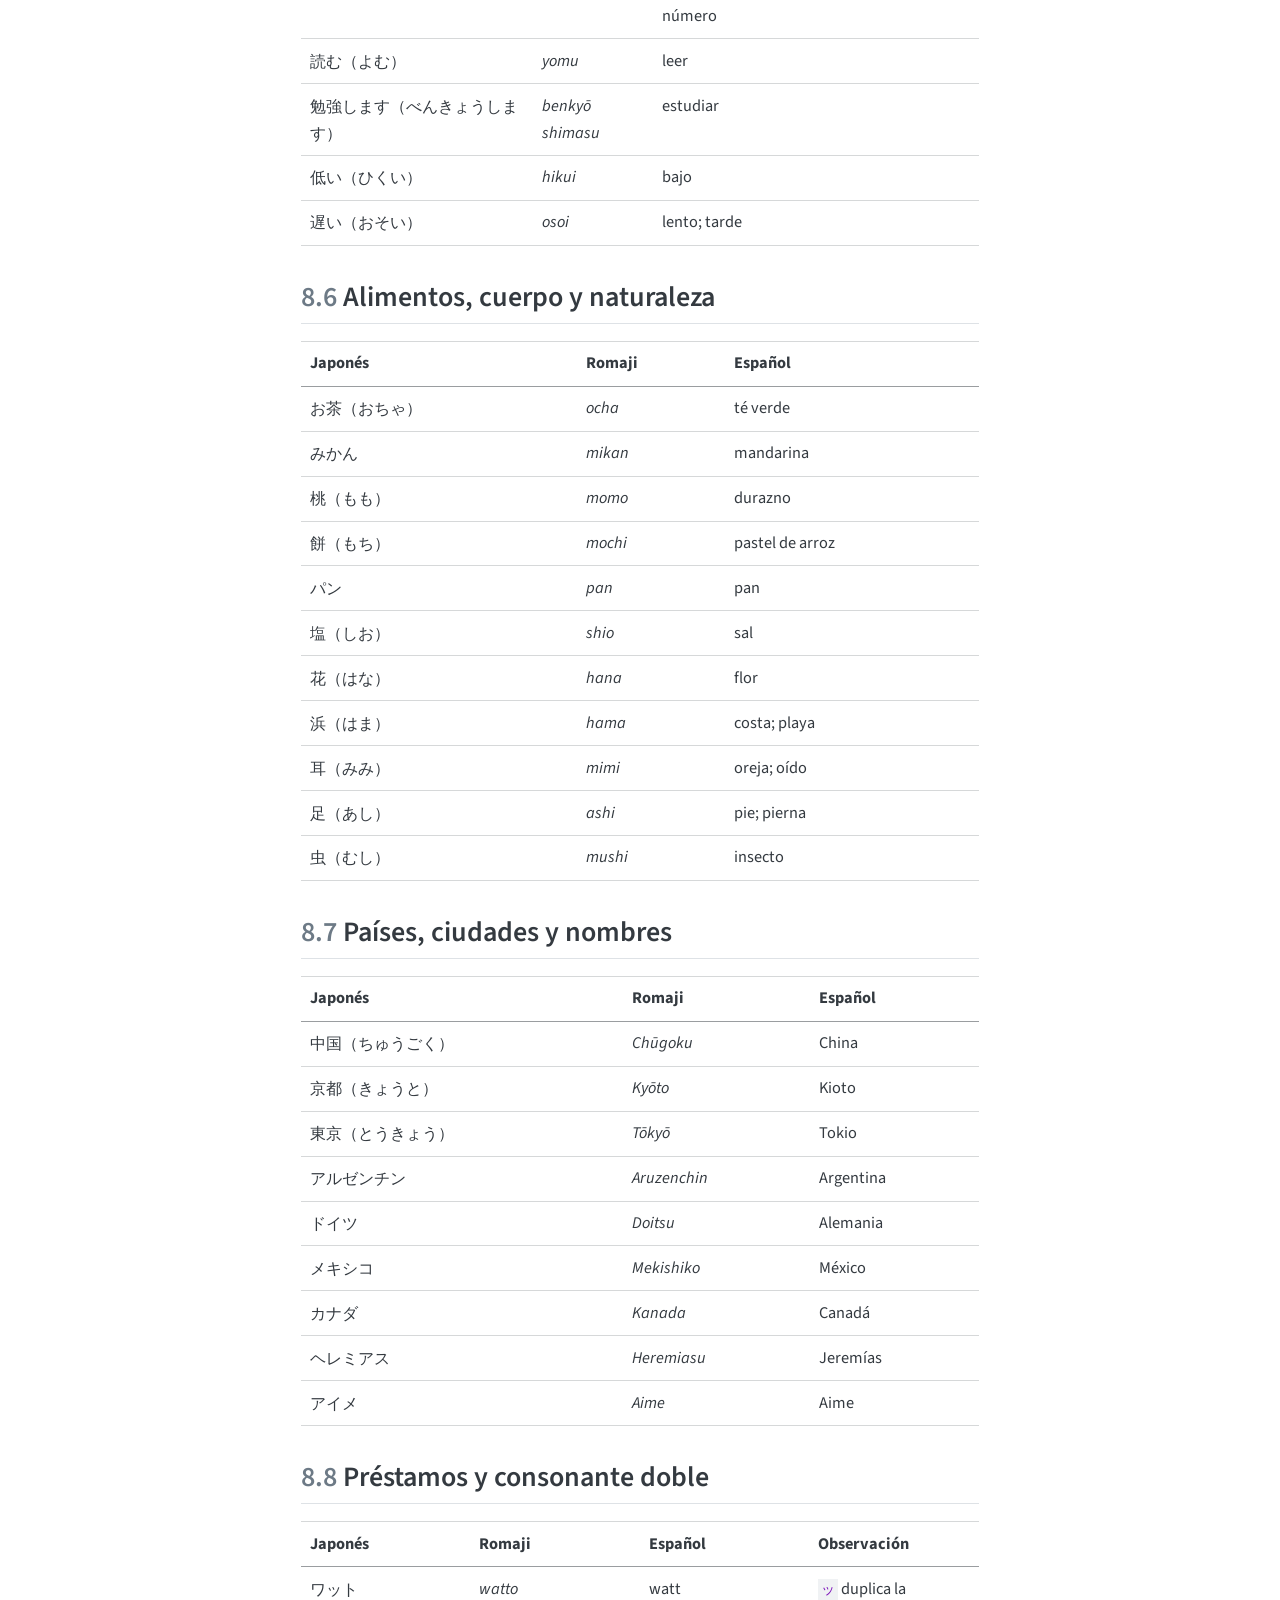
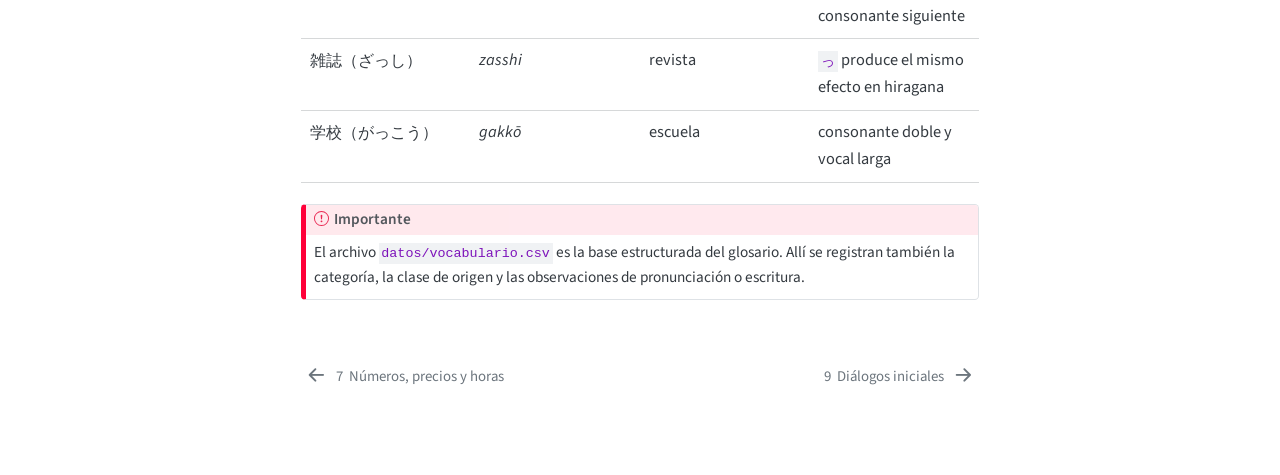
<file: 05-vocabulario/vocabulario-inicial.html>
<!DOCTYPE html>
<html xmlns="http://www.w3.org/1999/xhtml" lang="es" xml:lang="es"><head>

<meta charset="utf-8">
<meta name="generator" content="quarto-1.9.38">

<meta name="viewport" content="width=device-width, initial-scale=1.0, user-scalable=yes">


<title>8&nbsp; Vocabulario inicial – Manual de japonés</title>
<style>
/* Default styles provided by pandoc.
** See https://pandoc.org/MANUAL.html#variables-for-html for config info.
*/
code{white-space: pre-wrap;}
span.smallcaps{font-variant: small-caps;}
div.columns{display: flex; gap: min(4vw, 1.5em);}
div.column{flex: auto; overflow-x: auto;}
div.hanging-indent{margin-left: 1.5em; text-indent: -1.5em;}
ul.task-list{list-style: none;}
ul.task-list li input[type="checkbox"] {
  width: 0.8em;
  margin: 0 0.8em 0.2em -1em; /* quarto-specific, see https://github.com/quarto-dev/quarto-cli/issues/4556 */ 
  vertical-align: middle;
}
</style>


<script src="../site_libs/quarto-nav/quarto-nav.js"></script>
<script src="../site_libs/quarto-nav/headroom.min.js"></script>
<script src="../site_libs/clipboard/clipboard.min.js"></script>
<script src="../site_libs/quarto-search/autocomplete.umd.js"></script>
<script src="../site_libs/quarto-search/fuse.min.js"></script>
<script src="../site_libs/quarto-search/quarto-search.js"></script>
<meta name="quarto:offset" content="../">
<link href="../06-dialogos/dialogos-iniciales.html" rel="next">
<link href="../04-numeros-tiempo/numeros-precios-horas.html" rel="prev">
<script src="../site_libs/quarto-html/quarto.js" type="module"></script>
<script src="../site_libs/quarto-html/tabsets/tabsets.js" type="module"></script>
<script src="../site_libs/quarto-html/popper.min.js"></script>
<script src="../site_libs/quarto-html/tippy.umd.min.js"></script>
<script src="../site_libs/quarto-html/anchor.min.js"></script>
<link href="../site_libs/quarto-html/tippy.css" rel="stylesheet">
<link href="../site_libs/quarto-html/quarto-syntax-highlighting-15634bcf2e68342d4ad2dfa704d543f6.css" rel="stylesheet" id="quarto-text-highlighting-styles">
<script src="../site_libs/bootstrap/bootstrap.min.js"></script>
<link href="../site_libs/bootstrap/bootstrap-icons.css" rel="stylesheet">
<link href="../site_libs/bootstrap/bootstrap-514c3c5c645fecdfd9acb6a6b9a944a6.min.css" rel="stylesheet" append-hash="true" id="quarto-bootstrap" data-mode="light">
<script id="quarto-search-options" type="application/json">{
  "location": "sidebar",
  "copy-button": false,
  "collapse-after": 3,
  "panel-placement": "start",
  "type": "textbox",
  "limit": 50,
  "keyboard-shortcut": [
    "f",
    "/",
    "s"
  ],
  "show-item-context": false,
  "language": {
    "search-no-results-text": "No se han encontrado resultados",
    "search-matching-documents-text": "documentos encontrados",
    "search-copy-link-title": "Copiar el enlace en la búsqueda",
    "search-hide-matches-text": "Ocultar resultados adicionales",
    "search-more-match-text": "resultado adicional en este documento",
    "search-more-matches-text": "resultados adicionales en este documento",
    "search-clear-button-title": "Borrar",
    "search-text-placeholder": "",
    "search-detached-cancel-button-title": "Cancelar",
    "search-submit-button-title": "Enviar",
    "search-label": "Buscar"
  }
}</script>


<link rel="stylesheet" href="../estilos/manual.css">
</head>

<body class="nav-sidebar floating quarto-light">

<div id="quarto-search-results"></div>
  <header id="quarto-header" class="headroom fixed-top">
  <nav class="quarto-secondary-nav">
    <div class="container-fluid d-flex">
      <button type="button" class="quarto-btn-toggle btn" data-bs-toggle="collapse" role="button" data-bs-target=".quarto-sidebar-collapse-item" aria-controls="quarto-sidebar" aria-expanded="false" aria-label="Alternar barra lateral" onclick="if (window.quartoToggleHeadroom) { window.quartoToggleHeadroom(); }">
        <i class="bi bi-layout-text-sidebar-reverse"></i>
      </button>
        <nav class="quarto-page-breadcrumbs" aria-label="breadcrumb"><ol class="breadcrumb"><li class="breadcrumb-item"><a href="../04-numeros-tiempo/numeros-precios-horas.html">Números y vocabulario</a></li><li class="breadcrumb-item"><a href="../05-vocabulario/vocabulario-inicial.html"><span class="chapter-number">8</span>&nbsp; <span class="chapter-title">Vocabulario inicial</span></a></li></ol></nav>
        <a class="flex-grow-1" role="navigation" data-bs-toggle="collapse" data-bs-target=".quarto-sidebar-collapse-item" aria-controls="quarto-sidebar" aria-expanded="false" aria-label="Alternar barra lateral" onclick="if (window.quartoToggleHeadroom) { window.quartoToggleHeadroom(); }">      
        </a>
      <button type="button" class="btn quarto-search-button" aria-label="Buscar" onclick="window.quartoOpenSearch();">
        <i class="bi bi-search"></i>
      </button>
    </div>
  </nav>
</header>
<!-- content -->
<div id="quarto-content" class="quarto-container page-columns page-rows-contents page-layout-article">
<!-- sidebar -->
  <nav id="quarto-sidebar" class="sidebar collapse collapse-horizontal quarto-sidebar-collapse-item sidebar-navigation floating overflow-auto">
    <div class="pt-lg-2 mt-2 text-left sidebar-header">
    <div class="sidebar-title mb-0 py-0">
      <a href="../">Manual de japonés</a> 
        <div class="sidebar-tools-main">
    <a href="https://github.com/likerman/manual-japones" title="Ejecutar el código" class="quarto-navigation-tool px-1" aria-label="Ejecutar el código"><i class="bi bi-github"></i></a>
</div>
    </div>
      </div>
        <div class="mt-2 flex-shrink-0 align-items-center">
        <div class="sidebar-search">
        <div id="quarto-search" class="" title="Buscar"></div>
        </div>
        </div>
    <div class="sidebar-menu-container"> 
    <ul class="list-unstyled mt-1">
        <li class="sidebar-item">
  <div class="sidebar-item-container"> 
  <a href="../index.html" class="sidebar-item-text sidebar-link">
 <span class="menu-text"><span class="chapter-number">1</span>&nbsp; <span class="chapter-title">Cómo usar este manual</span></span></a>
  </div>
</li>
        <li class="sidebar-item sidebar-item-section">
      <div class="sidebar-item-container"> 
            <a class="sidebar-item-text sidebar-link text-start" data-bs-toggle="collapse" data-bs-target="#quarto-sidebar-section-1" role="navigation" aria-expanded="true">
 <span class="menu-text">Fundamentos</span></a>
          <a class="sidebar-item-toggle text-start" data-bs-toggle="collapse" data-bs-target="#quarto-sidebar-section-1" role="navigation" aria-expanded="true" aria-label="Alternar sección">
            <i class="bi bi-chevron-right ms-2"></i>
          </a> 
      </div>
      <ul id="quarto-sidebar-section-1" class="collapse list-unstyled sidebar-section depth1 show">  
          <li class="sidebar-item">
  <div class="sidebar-item-container"> 
  <a href="../01-introduccion/convenciones.html" class="sidebar-item-text sidebar-link">
 <span class="menu-text"><span class="chapter-number">2</span>&nbsp; <span class="chapter-title">Convenciones del manual</span></span></a>
  </div>
</li>
          <li class="sidebar-item">
  <div class="sidebar-item-container"> 
  <a href="../02-escritura/hiragana-katakana.html" class="sidebar-item-text sidebar-link">
 <span class="menu-text"><span class="chapter-number">3</span>&nbsp; <span class="chapter-title">Hiragana y katakana</span></span></a>
  </div>
</li>
          <li class="sidebar-item">
  <div class="sidebar-item-container"> 
  <a href="../02-escritura/combinaciones.html" class="sidebar-item-text sidebar-link">
 <span class="menu-text"><span class="chapter-number">4</span>&nbsp; <span class="chapter-title">Combinaciones y consonante doble</span></span></a>
  </div>
</li>
      </ul>
  </li>
        <li class="sidebar-item sidebar-item-section">
      <div class="sidebar-item-container"> 
            <a class="sidebar-item-text sidebar-link text-start" data-bs-toggle="collapse" data-bs-target="#quarto-sidebar-section-2" role="navigation" aria-expanded="true">
 <span class="menu-text">Gramática</span></a>
          <a class="sidebar-item-toggle text-start" data-bs-toggle="collapse" data-bs-target="#quarto-sidebar-section-2" role="navigation" aria-expanded="true" aria-label="Alternar sección">
            <i class="bi bi-chevron-right ms-2"></i>
          </a> 
      </div>
      <ul id="quarto-sidebar-section-2" class="collapse list-unstyled sidebar-section depth1 show">  
          <li class="sidebar-item">
  <div class="sidebar-item-container"> 
  <a href="../03-gramatica/oraciones-basicas.html" class="sidebar-item-text sidebar-link">
 <span class="menu-text"><span class="chapter-number">5</span>&nbsp; <span class="chapter-title">Oraciones básicas</span></span></a>
  </div>
</li>
          <li class="sidebar-item">
  <div class="sidebar-item-container"> 
  <a href="../03-gramatica/demostrativos-lugares.html" class="sidebar-item-text sidebar-link">
 <span class="menu-text"><span class="chapter-number">6</span>&nbsp; <span class="chapter-title">Demostrativos y lugares</span></span></a>
  </div>
</li>
      </ul>
  </li>
        <li class="sidebar-item sidebar-item-section">
      <div class="sidebar-item-container"> 
            <a class="sidebar-item-text sidebar-link text-start" data-bs-toggle="collapse" data-bs-target="#quarto-sidebar-section-3" role="navigation" aria-expanded="true">
 <span class="menu-text">Números y vocabulario</span></a>
          <a class="sidebar-item-toggle text-start" data-bs-toggle="collapse" data-bs-target="#quarto-sidebar-section-3" role="navigation" aria-expanded="true" aria-label="Alternar sección">
            <i class="bi bi-chevron-right ms-2"></i>
          </a> 
      </div>
      <ul id="quarto-sidebar-section-3" class="collapse list-unstyled sidebar-section depth1 show">  
          <li class="sidebar-item">
  <div class="sidebar-item-container"> 
  <a href="../04-numeros-tiempo/numeros-precios-horas.html" class="sidebar-item-text sidebar-link">
 <span class="menu-text"><span class="chapter-number">7</span>&nbsp; <span class="chapter-title">Números, precios y horas</span></span></a>
  </div>
</li>
          <li class="sidebar-item">
  <div class="sidebar-item-container"> 
  <a href="../05-vocabulario/vocabulario-inicial.html" class="sidebar-item-text sidebar-link active">
 <span class="menu-text"><span class="chapter-number">8</span>&nbsp; <span class="chapter-title">Vocabulario inicial</span></span></a>
  </div>
</li>
      </ul>
  </li>
        <li class="sidebar-item sidebar-item-section">
      <div class="sidebar-item-container"> 
            <a class="sidebar-item-text sidebar-link text-start" data-bs-toggle="collapse" data-bs-target="#quarto-sidebar-section-4" role="navigation" aria-expanded="true">
 <span class="menu-text">Práctica</span></a>
          <a class="sidebar-item-toggle text-start" data-bs-toggle="collapse" data-bs-target="#quarto-sidebar-section-4" role="navigation" aria-expanded="true" aria-label="Alternar sección">
            <i class="bi bi-chevron-right ms-2"></i>
          </a> 
      </div>
      <ul id="quarto-sidebar-section-4" class="collapse list-unstyled sidebar-section depth1 show">  
          <li class="sidebar-item">
  <div class="sidebar-item-container"> 
  <a href="../06-dialogos/dialogos-iniciales.html" class="sidebar-item-text sidebar-link">
 <span class="menu-text"><span class="chapter-number">9</span>&nbsp; <span class="chapter-title">Diálogos iniciales</span></span></a>
  </div>
</li>
          <li class="sidebar-item">
  <div class="sidebar-item-container"> 
  <a href="../07-ejercicios/ejercicios.html" class="sidebar-item-text sidebar-link">
 <span class="menu-text"><span class="chapter-number">10</span>&nbsp; <span class="chapter-title">Ejercicios</span></span></a>
  </div>
</li>
          <li class="sidebar-item">
  <div class="sidebar-item-container"> 
  <a href="../07-ejercicios/respuestas.html" class="sidebar-item-text sidebar-link">
 <span class="menu-text"><span class="chapter-number">11</span>&nbsp; <span class="chapter-title">Respuestas</span></span></a>
  </div>
</li>
      </ul>
  </li>
        <li class="sidebar-item sidebar-item-section">
      <div class="sidebar-item-container"> 
            <a class="sidebar-item-text sidebar-link text-start" data-bs-toggle="collapse" data-bs-target="#quarto-sidebar-section-5" role="navigation" aria-expanded="true">
 <span class="menu-text">Registro de clases</span></a>
          <a class="sidebar-item-toggle text-start" data-bs-toggle="collapse" data-bs-target="#quarto-sidebar-section-5" role="navigation" aria-expanded="true" aria-label="Alternar sección">
            <i class="bi bi-chevron-right ms-2"></i>
          </a> 
      </div>
      <ul id="quarto-sidebar-section-5" class="collapse list-unstyled sidebar-section depth1 show">  
          <li class="sidebar-item">
  <div class="sidebar-item-container"> 
  <a href="../08-registro-clases/indice.html" class="sidebar-item-text sidebar-link">
 <span class="menu-text"><span class="chapter-number">12</span>&nbsp; <span class="chapter-title">Registro de clases</span></span></a>
  </div>
</li>
      </ul>
  </li>
        <li class="sidebar-item">
  <div class="sidebar-item-container"> 
  <a href="../09-apendices/tablas-rapidas.html" class="sidebar-item-text sidebar-link">
 <span class="menu-text"><span class="chapter-number">13</span>&nbsp; <span class="chapter-title">Tablas rápidas</span></span></a>
  </div>
</li>
    </ul>
    </div>
</nav>
<div id="quarto-sidebar-glass" class="quarto-sidebar-collapse-item" data-bs-toggle="collapse" data-bs-target=".quarto-sidebar-collapse-item"></div>
<!-- margin-sidebar -->
    <div id="quarto-margin-sidebar" class="sidebar margin-sidebar">
        <nav id="TOC" role="doc-toc" class="toc-active">
    <h2 id="toc-title">Tabla de contenidos</h2>
   
  <ul>
  <li><a href="#palabras-funcionales-y-demostrativos" id="toc-palabras-funcionales-y-demostrativos" class="nav-link active" data-scroll-target="#palabras-funcionales-y-demostrativos"><span class="header-section-number">8.1</span> Palabras funcionales y demostrativos</a></li>
  <li><a href="#lugares" id="toc-lugares" class="nav-link" data-scroll-target="#lugares"><span class="header-section-number">8.2</span> Lugares</a></li>
  <li><a href="#objetos" id="toc-objetos" class="nav-link" data-scroll-target="#objetos"><span class="header-section-number">8.3</span> Objetos</a></li>
  <li><a href="#personas-y-vínculos" id="toc-personas-y-vínculos" class="nav-link" data-scroll-target="#personas-y-vínculos"><span class="header-section-number">8.4</span> Personas y vínculos</a></li>
  <li><a href="#tiempo-y-acciones" id="toc-tiempo-y-acciones" class="nav-link" data-scroll-target="#tiempo-y-acciones"><span class="header-section-number">8.5</span> Tiempo y acciones</a></li>
  <li><a href="#alimentos-cuerpo-y-naturaleza" id="toc-alimentos-cuerpo-y-naturaleza" class="nav-link" data-scroll-target="#alimentos-cuerpo-y-naturaleza"><span class="header-section-number">8.6</span> Alimentos, cuerpo y naturaleza</a></li>
  <li><a href="#países-ciudades-y-nombres" id="toc-países-ciudades-y-nombres" class="nav-link" data-scroll-target="#países-ciudades-y-nombres"><span class="header-section-number">8.7</span> Países, ciudades y nombres</a></li>
  <li><a href="#préstamos-y-consonante-doble" id="toc-préstamos-y-consonante-doble" class="nav-link" data-scroll-target="#préstamos-y-consonante-doble"><span class="header-section-number">8.8</span> Préstamos y consonante doble</a></li>
  </ul>
<div class="toc-actions"><ul><li><a href="https://github.com/likerman/manual-japones/edit/main/05-vocabulario/vocabulario-inicial.qmd" class="toc-action"><i class="bi bi-github"></i>Editar esta página</a></li><li><a href="https://github.com/likerman/manual-japones/issues/new" class="toc-action"><i class="bi empty"></i>Informar sobre problema</a></li></ul></div></nav>
    </div>
<!-- main -->
<main class="content" id="quarto-document-content">

<header id="title-block-header" class="quarto-title-block default"><nav class="quarto-page-breadcrumbs quarto-title-breadcrumbs d-none d-lg-block" aria-label="breadcrumb"><ol class="breadcrumb"><li class="breadcrumb-item"><a href="../04-numeros-tiempo/numeros-precios-horas.html">Números y vocabulario</a></li><li class="breadcrumb-item"><a href="../05-vocabulario/vocabulario-inicial.html"><span class="chapter-number">8</span>&nbsp; <span class="chapter-title">Vocabulario inicial</span></a></li></ol></nav>
<div class="quarto-title">
<h1 class="title"><span class="chapter-number">8</span>&nbsp; <span class="chapter-title">Vocabulario inicial</span></h1>
</div>



<div class="quarto-title-meta">

    
  
    
  </div>
  


</header>


<p>Este capítulo reúne el vocabulario efectivamente trabajado en las clases. Cuando una palabra puede escribirse con kanji, se muestra el kanji y, entre paréntesis, su lectura en kana.</p>
<section id="palabras-funcionales-y-demostrativos" class="level2" data-number="8.1">
<h2 data-number="8.1" class="anchored" data-anchor-id="palabras-funcionales-y-demostrativos"><span class="header-section-number">8.1</span> Palabras funcionales y demostrativos</h2>
<table class="caption-top table">
<thead>
<tr class="header">
<th>Japonés</th>
<th>Romaji</th>
<th>Español</th>
</tr>
</thead>
<tbody>
<tr class="odd">
<td>元気（げんき）</td>
<td><em>genki</em></td>
<td>bien; saludable</td>
</tr>
<tr class="even">
<td>何（なん）</td>
<td><em>nan</em></td>
<td>qué</td>
</tr>
<tr class="odd">
<td>いくら</td>
<td><em>ikura</em></td>
<td>cuánto; cuánto cuesta</td>
</tr>
<tr class="even">
<td>これ</td>
<td><em>kore</em></td>
<td>esto</td>
</tr>
<tr class="odd">
<td>それ</td>
<td><em>sore</em></td>
<td>eso</td>
</tr>
<tr class="even">
<td>あれ</td>
<td><em>are</em></td>
<td>aquello</td>
</tr>
<tr class="odd">
<td>ここ</td>
<td><em>koko</em></td>
<td>aquí</td>
</tr>
<tr class="even">
<td>こちら</td>
<td><em>kochira</em></td>
<td>aquí; este lado, cortés</td>
</tr>
<tr class="odd">
<td>そこ</td>
<td><em>soko</em></td>
<td>ahí</td>
</tr>
<tr class="even">
<td>そちら</td>
<td><em>sochira</em></td>
<td>ahí; ese lado, cortés</td>
</tr>
<tr class="odd">
<td>あそこ</td>
<td><em>asoko</em></td>
<td>allá</td>
</tr>
<tr class="even">
<td>あちら</td>
<td><em>achira</em></td>
<td>allá; aquel lado, cortés</td>
</tr>
</tbody>
</table>
</section>
<section id="lugares" class="level2" data-number="8.2">
<h2 data-number="8.2" class="anchored" data-anchor-id="lugares"><span class="header-section-number">8.2</span> Lugares</h2>
<table class="caption-top table">
<thead>
<tr class="header">
<th>Japonés</th>
<th>Romaji</th>
<th>Español</th>
</tr>
</thead>
<tbody>
<tr class="odd">
<td>受付（うけつけ）</td>
<td><em>uketsuke</em></td>
<td>recepción</td>
</tr>
<tr class="even">
<td>大学（だいがく）</td>
<td><em>daigaku</em></td>
<td>universidad</td>
</tr>
<tr class="odd">
<td>ロビー</td>
<td><em>robī</em></td>
<td>vestíbulo</td>
</tr>
<tr class="even">
<td>教室（きょうしつ）</td>
<td><em>kyōshitsu</em></td>
<td>aula</td>
</tr>
<tr class="odd">
<td>会社（かいしゃ）</td>
<td><em>kaisha</em></td>
<td>empresa</td>
</tr>
<tr class="even">
<td>事務所（じむしょ）</td>
<td><em>jimusho</em></td>
<td>oficina</td>
</tr>
<tr class="odd">
<td>食堂（しょくどう）</td>
<td><em>shokudō</em></td>
<td>comedor</td>
</tr>
<tr class="even">
<td>学校（がっこう）</td>
<td><em>gakkō</em></td>
<td>escuela; colegio</td>
</tr>
<tr class="odd">
<td>地下（ちか）</td>
<td><em>chika</em></td>
<td>subsuelo</td>
</tr>
<tr class="even">
<td>お手洗い（おてあらい）</td>
<td><em>otearai</em></td>
<td>baño, formal</td>
</tr>
<tr class="odd">
<td>トイレ</td>
<td><em>toire</em></td>
<td>baño</td>
</tr>
<tr class="even">
<td>スーパー</td>
<td><em>sūpā</em></td>
<td>supermercado</td>
</tr>
</tbody>
</table>
</section>
<section id="objetos" class="level2" data-number="8.3">
<h2 data-number="8.3" class="anchored" data-anchor-id="objetos"><span class="header-section-number">8.3</span> Objetos</h2>
<table class="caption-top table">
<thead>
<tr class="header">
<th>Japonés</th>
<th>Romaji</th>
<th>Español</th>
</tr>
</thead>
<tbody>
<tr class="odd">
<td>雑誌（ざっし）</td>
<td><em>zasshi</em></td>
<td>revista</td>
</tr>
<tr class="even">
<td>辞書（じしょ）</td>
<td><em>jisho</em></td>
<td>diccionario</td>
</tr>
<tr class="odd">
<td>ノート</td>
<td><em>nōto</em></td>
<td>cuaderno</td>
</tr>
<tr class="even">
<td>テレビ</td>
<td><em>terebi</em></td>
<td>televisión</td>
</tr>
<tr class="odd">
<td>手帳（てちょう）</td>
<td><em>techō</em></td>
<td>agenda</td>
</tr>
<tr class="even">
<td>鍵（かぎ）</td>
<td><em>kagi</em></td>
<td>llave</td>
</tr>
<tr class="odd">
<td>鞄（かばん）</td>
<td><em>kaban</em></td>
<td>bolso</td>
</tr>
<tr class="even">
<td>時計（とけい）</td>
<td><em>tokei</em></td>
<td>reloj</td>
</tr>
<tr class="odd">
<td>椅子（いす）</td>
<td><em>isu</em></td>
<td>silla</td>
</tr>
<tr class="even">
<td>カメラ</td>
<td><em>kamera</em></td>
<td>cámara</td>
</tr>
<tr class="odd">
<td>シャープペンシル</td>
<td><em>shāpu penshiru</em></td>
<td>lápiz mecánico</td>
</tr>
<tr class="even">
<td>鉛筆（えんぴつ）</td>
<td><em>enpitsu</em></td>
<td>lápiz</td>
</tr>
<tr class="odd">
<td>ボールペン</td>
<td><em>bōrupen</em></td>
<td>lapicera</td>
</tr>
<tr class="even">
<td>ラジオ</td>
<td><em>rajio</em></td>
<td>radio</td>
</tr>
<tr class="odd">
<td>本（ほん）</td>
<td><em>hon</em></td>
<td>libro</td>
</tr>
<tr class="even">
<td>電話（でんわ）</td>
<td><em>denwa</em></td>
<td>teléfono</td>
</tr>
<tr class="odd">
<td>箱（はこ）</td>
<td><em>hako</em></td>
<td>caja</td>
</tr>
<tr class="even">
<td>判子（はんこ）</td>
<td><em>hanko</em></td>
<td>sello personal</td>
</tr>
<tr class="odd">
<td>服（ふく）</td>
<td><em>fuku</em></td>
<td>ropa</td>
</tr>
</tbody>
</table>
</section>
<section id="personas-y-vínculos" class="level2" data-number="8.4">
<h2 data-number="8.4" class="anchored" data-anchor-id="personas-y-vínculos"><span class="header-section-number">8.4</span> Personas y vínculos</h2>
<table class="caption-top table">
<thead>
<tr class="header">
<th>Japonés</th>
<th>Romaji</th>
<th>Español</th>
</tr>
</thead>
<tbody>
<tr class="odd">
<td>私（わたし）</td>
<td><em>watashi</em></td>
<td>yo</td>
</tr>
<tr class="even">
<td>あなた</td>
<td><em>anata</em></td>
<td>usted; vos</td>
</tr>
<tr class="odd">
<td>母（はは）</td>
<td><em>haha</em></td>
<td>mi madre</td>
</tr>
<tr class="even">
<td>父（ちち）</td>
<td><em>chichi</em></td>
<td>mi padre</td>
</tr>
<tr class="odd">
<td>課長（かちょう）</td>
<td><em>kachō</em></td>
<td>jefe de sección</td>
</tr>
<tr class="even">
<td>お客様（おきゃくさま）</td>
<td><em>okyakusama</em></td>
<td>cliente; huésped, honorífico</td>
</tr>
</tbody>
</table>
</section>
<section id="tiempo-y-acciones" class="level2" data-number="8.5">
<h2 data-number="8.5" class="anchored" data-anchor-id="tiempo-y-acciones"><span class="header-section-number">8.5</span> Tiempo y acciones</h2>
<table class="caption-top table">
<thead>
<tr class="header">
<th>Japonés</th>
<th>Romaji</th>
<th>Español</th>
</tr>
</thead>
<tbody>
<tr class="odd">
<td>今（いま）</td>
<td><em>ima</em></td>
<td>ahora</td>
</tr>
<tr class="even">
<td>明日（あした）</td>
<td><em>ashita</em></td>
<td>mañana</td>
</tr>
<tr class="odd">
<td>分（ふん）</td>
<td><em>fun</em></td>
<td>minuto; la pronunciación cambia según el número</td>
</tr>
<tr class="even">
<td>読む（よむ）</td>
<td><em>yomu</em></td>
<td>leer</td>
</tr>
<tr class="odd">
<td>勉強します（べんきょうします）</td>
<td><em>benkyō shimasu</em></td>
<td>estudiar</td>
</tr>
<tr class="even">
<td>低い（ひくい）</td>
<td><em>hikui</em></td>
<td>bajo</td>
</tr>
<tr class="odd">
<td>遅い（おそい）</td>
<td><em>osoi</em></td>
<td>lento; tarde</td>
</tr>
</tbody>
</table>
</section>
<section id="alimentos-cuerpo-y-naturaleza" class="level2" data-number="8.6">
<h2 data-number="8.6" class="anchored" data-anchor-id="alimentos-cuerpo-y-naturaleza"><span class="header-section-number">8.6</span> Alimentos, cuerpo y naturaleza</h2>
<table class="caption-top table">
<thead>
<tr class="header">
<th>Japonés</th>
<th>Romaji</th>
<th>Español</th>
</tr>
</thead>
<tbody>
<tr class="odd">
<td>お茶（おちゃ）</td>
<td><em>ocha</em></td>
<td>té verde</td>
</tr>
<tr class="even">
<td>みかん</td>
<td><em>mikan</em></td>
<td>mandarina</td>
</tr>
<tr class="odd">
<td>桃（もも）</td>
<td><em>momo</em></td>
<td>durazno</td>
</tr>
<tr class="even">
<td>餅（もち）</td>
<td><em>mochi</em></td>
<td>pastel de arroz</td>
</tr>
<tr class="odd">
<td>パン</td>
<td><em>pan</em></td>
<td>pan</td>
</tr>
<tr class="even">
<td>塩（しお）</td>
<td><em>shio</em></td>
<td>sal</td>
</tr>
<tr class="odd">
<td>花（はな）</td>
<td><em>hana</em></td>
<td>flor</td>
</tr>
<tr class="even">
<td>浜（はま）</td>
<td><em>hama</em></td>
<td>costa; playa</td>
</tr>
<tr class="odd">
<td>耳（みみ）</td>
<td><em>mimi</em></td>
<td>oreja; oído</td>
</tr>
<tr class="even">
<td>足（あし）</td>
<td><em>ashi</em></td>
<td>pie; pierna</td>
</tr>
<tr class="odd">
<td>虫（むし）</td>
<td><em>mushi</em></td>
<td>insecto</td>
</tr>
</tbody>
</table>
</section>
<section id="países-ciudades-y-nombres" class="level2" data-number="8.7">
<h2 data-number="8.7" class="anchored" data-anchor-id="países-ciudades-y-nombres"><span class="header-section-number">8.7</span> Países, ciudades y nombres</h2>
<table class="caption-top table">
<thead>
<tr class="header">
<th>Japonés</th>
<th>Romaji</th>
<th>Español</th>
</tr>
</thead>
<tbody>
<tr class="odd">
<td>中国（ちゅうごく）</td>
<td><em>Chūgoku</em></td>
<td>China</td>
</tr>
<tr class="even">
<td>京都（きょうと）</td>
<td><em>Kyōto</em></td>
<td>Kioto</td>
</tr>
<tr class="odd">
<td>東京（とうきょう）</td>
<td><em>Tōkyō</em></td>
<td>Tokio</td>
</tr>
<tr class="even">
<td>アルゼンチン</td>
<td><em>Aruzenchin</em></td>
<td>Argentina</td>
</tr>
<tr class="odd">
<td>ドイツ</td>
<td><em>Doitsu</em></td>
<td>Alemania</td>
</tr>
<tr class="even">
<td>メキシコ</td>
<td><em>Mekishiko</em></td>
<td>México</td>
</tr>
<tr class="odd">
<td>カナダ</td>
<td><em>Kanada</em></td>
<td>Canadá</td>
</tr>
<tr class="even">
<td>ヘレミアス</td>
<td><em>Heremiasu</em></td>
<td>Jeremías</td>
</tr>
<tr class="odd">
<td>アイメ</td>
<td><em>Aime</em></td>
<td>Aime</td>
</tr>
</tbody>
</table>
</section>
<section id="préstamos-y-consonante-doble" class="level2" data-number="8.8">
<h2 data-number="8.8" class="anchored" data-anchor-id="préstamos-y-consonante-doble"><span class="header-section-number">8.8</span> Préstamos y consonante doble</h2>
<table class="caption-top table">
<colgroup>
<col style="width: 25%">
<col style="width: 25%">
<col style="width: 25%">
<col style="width: 25%">
</colgroup>
<thead>
<tr class="header">
<th>Japonés</th>
<th>Romaji</th>
<th>Español</th>
<th>Observación</th>
</tr>
</thead>
<tbody>
<tr class="odd">
<td>ワット</td>
<td><em>watto</em></td>
<td>watt</td>
<td><code>ッ</code> duplica la consonante siguiente</td>
</tr>
<tr class="even">
<td>雑誌（ざっし）</td>
<td><em>zasshi</em></td>
<td>revista</td>
<td><code>っ</code> produce el mismo efecto en hiragana</td>
</tr>
<tr class="odd">
<td>学校（がっこう）</td>
<td><em>gakkō</em></td>
<td>escuela</td>
<td>consonante doble y vocal larga</td>
</tr>
</tbody>
</table>
<div class="callout callout-style-default callout-important callout-titled">
<div class="callout-header d-flex align-content-center">
<div class="callout-icon-container">
<i class="callout-icon"></i>
</div>
<div class="callout-title-container flex-fill">
Importante
</div>
</div>
<div class="callout-body-container callout-body">
<p>El archivo <code>datos/vocabulario.csv</code> es la base estructurada del glosario. Allí se registran también la categoría, la clase de origen y las observaciones de pronunciación o escritura.</p>
</div>
</div>


</section>

</main> <!-- /main -->
<script id="quarto-html-after-body" type="application/javascript">
  window.document.addEventListener("DOMContentLoaded", function (event) {
    const icon = "";
    const anchorJS = new window.AnchorJS();
    anchorJS.options = {
      placement: 'right',
      icon: icon
    };
    anchorJS.add('.anchored');
    const isCodeAnnotation = (el) => {
      for (const clz of el.classList) {
        if (clz.startsWith('code-annotation-')) {                     
          return true;
        }
      }
      return false;
    }
    const onCopySuccess = function(e) {
      // button target
      const button = e.trigger;
      // don't keep focus
      button.blur();
      // flash "checked"
      button.classList.add('code-copy-button-checked');
      var currentTitle = button.getAttribute("title");
      button.setAttribute("title", "Copiado");
      let tooltip;
      if (window.bootstrap) {
        button.setAttribute("data-bs-toggle", "tooltip");
        button.setAttribute("data-bs-placement", "left");
        button.setAttribute("data-bs-title", "Copiado");
        tooltip = new bootstrap.Tooltip(button, 
          { trigger: "manual", 
            customClass: "code-copy-button-tooltip",
            offset: [0, -8]});
        tooltip.show();    
      }
      setTimeout(function() {
        if (tooltip) {
          tooltip.hide();
          button.removeAttribute("data-bs-title");
          button.removeAttribute("data-bs-toggle");
          button.removeAttribute("data-bs-placement");
        }
        button.setAttribute("title", currentTitle);
        button.classList.remove('code-copy-button-checked');
      }, 1000);
      // clear code selection
      e.clearSelection();
    }
    const getTextToCopy = function(trigger) {
      const outerScaffold = trigger.parentElement.cloneNode(true);
      const codeEl = outerScaffold.querySelector('code');
      for (const childEl of codeEl.children) {
        if (isCodeAnnotation(childEl)) {
          childEl.remove();
        }
      }
      return codeEl.innerText;
    }
    const clipboard = new window.ClipboardJS('.code-copy-button:not([data-in-quarto-modal])', {
      text: getTextToCopy
    });
    clipboard.on('success', onCopySuccess);
    if (window.document.getElementById('quarto-embedded-source-code-modal')) {
      const clipboardModal = new window.ClipboardJS('.code-copy-button[data-in-quarto-modal]', {
        text: getTextToCopy,
        container: window.document.getElementById('quarto-embedded-source-code-modal')
      });
      clipboardModal.on('success', onCopySuccess);
    }
      var localhostRegex = new RegExp(/^(?:http|https):\/\/localhost\:?[0-9]*\//);
      var mailtoRegex = new RegExp(/^mailto:/);
        var filterRegex = new RegExp('/' + window.location.host + '/');
      var isInternal = (href) => {
          return filterRegex.test(href) || localhostRegex.test(href) || mailtoRegex.test(href);
      }
      // Inspect non-navigation links and adorn them if external
     var links = window.document.querySelectorAll('a[href]:not(.nav-link):not(.navbar-brand):not(.toc-action):not(.sidebar-link):not(.sidebar-item-toggle):not(.pagination-link):not(.no-external):not([aria-hidden]):not(.dropdown-item):not(.quarto-navigation-tool):not(.about-link)');
      for (var i=0; i<links.length; i++) {
        const link = links[i];
        if (!isInternal(link.href)) {
          // undo the damage that might have been done by quarto-nav.js in the case of
          // links that we want to consider external
          if (link.dataset.originalHref !== undefined) {
            link.href = link.dataset.originalHref;
          }
        }
      }
    function tippyHover(el, contentFn, onTriggerFn, onUntriggerFn) {
      const config = {
        allowHTML: true,
        maxWidth: 500,
        delay: 100,
        arrow: false,
        appendTo: function(el) {
            return el.parentElement;
        },
        interactive: true,
        interactiveBorder: 10,
        theme: 'quarto',
        placement: 'bottom-start',
      };
      if (contentFn) {
        config.content = contentFn;
      }
      if (onTriggerFn) {
        config.onTrigger = onTriggerFn;
      }
      if (onUntriggerFn) {
        config.onUntrigger = onUntriggerFn;
      }
      window.tippy(el, config); 
    }
    const noterefs = window.document.querySelectorAll('a[role="doc-noteref"]');
    for (var i=0; i<noterefs.length; i++) {
      const ref = noterefs[i];
      tippyHover(ref, function() {
        // use id or data attribute instead here
        let href = ref.getAttribute('data-footnote-href') || ref.getAttribute('href');
        try { href = new URL(href).hash; } catch {}
        const id = href.replace(/^#\/?/, "");
        const note = window.document.getElementById(id);
        if (note) {
          return note.innerHTML;
        } else {
          return "";
        }
      });
    }
    const xrefs = window.document.querySelectorAll('a.quarto-xref');
    const processXRef = (id, note) => {
      // Strip column container classes
      const stripColumnClz = (el) => {
        el.classList.remove("page-full", "page-columns");
        if (el.children) {
          for (const child of el.children) {
            stripColumnClz(child);
          }
        }
      }
      stripColumnClz(note)
      if (id === null || id.startsWith('sec-')) {
        // Special case sections, only their first couple elements
        const container = document.createElement("div");
        if (note.children && note.children.length > 2) {
          container.appendChild(note.children[0].cloneNode(true));
          for (let i = 1; i < note.children.length; i++) {
            const child = note.children[i];
            if (child.tagName === "P" && child.innerText === "") {
              continue;
            } else {
              container.appendChild(child.cloneNode(true));
              break;
            }
          }
          if (window.Quarto?.typesetMath) {
            window.Quarto.typesetMath(container);
          }
          return container.innerHTML
        } else {
          if (window.Quarto?.typesetMath) {
            window.Quarto.typesetMath(note);
          }
          return note.innerHTML;
        }
      } else {
        // Remove any anchor links if they are present
        const anchorLink = note.querySelector('a.anchorjs-link');
        if (anchorLink) {
          anchorLink.remove();
        }
        if (window.Quarto?.typesetMath) {
          window.Quarto.typesetMath(note);
        }
        if (note.classList.contains("callout")) {
          return note.outerHTML;
        } else {
          return note.innerHTML;
        }
      }
    }
    for (var i=0; i<xrefs.length; i++) {
      const xref = xrefs[i];
      tippyHover(xref, undefined, function(instance) {
        instance.disable();
        let url = xref.getAttribute('href');
        let hash = undefined; 
        if (url.startsWith('#')) {
          hash = url;
        } else {
          try { hash = new URL(url).hash; } catch {}
        }
        if (hash) {
          const id = hash.replace(/^#\/?/, "");
          const note = window.document.getElementById(id);
          if (note !== null) {
            try {
              const html = processXRef(id, note.cloneNode(true));
              instance.setContent(html);
            } finally {
              instance.enable();
              instance.show();
            }
          } else {
            // See if we can fetch this
            fetch(url.split('#')[0])
            .then(res => res.text())
            .then(html => {
              const parser = new DOMParser();
              const htmlDoc = parser.parseFromString(html, "text/html");
              const note = htmlDoc.getElementById(id);
              if (note !== null) {
                const html = processXRef(id, note);
                instance.setContent(html);
              } 
            }).finally(() => {
              instance.enable();
              instance.show();
            });
          }
        } else {
          // See if we can fetch a full url (with no hash to target)
          // This is a special case and we should probably do some content thinning / targeting
          fetch(url)
          .then(res => res.text())
          .then(html => {
            const parser = new DOMParser();
            const htmlDoc = parser.parseFromString(html, "text/html");
            const note = htmlDoc.querySelector('main.content');
            if (note !== null) {
              // This should only happen for chapter cross references
              // (since there is no id in the URL)
              // remove the first header
              if (note.children.length > 0 && note.children[0].tagName === "HEADER") {
                note.children[0].remove();
              }
              const html = processXRef(null, note);
              instance.setContent(html);
            } 
          }).finally(() => {
            instance.enable();
            instance.show();
          });
        }
      }, function(instance) {
      });
    }
        let selectedAnnoteEl;
        const selectorForAnnotation = ( cell, annotation) => {
          let cellAttr = 'data-code-cell="' + cell + '"';
          let lineAttr = 'data-code-annotation="' +  annotation + '"';
          const selector = 'span[' + cellAttr + '][' + lineAttr + ']';
          return selector;
        }
        const selectCodeLines = (annoteEl) => {
          const doc = window.document;
          const targetCell = annoteEl.getAttribute("data-target-cell");
          const targetAnnotation = annoteEl.getAttribute("data-target-annotation");
          const annoteSpan = window.document.querySelector(selectorForAnnotation(targetCell, targetAnnotation));
          const lines = annoteSpan.getAttribute("data-code-lines").split(",");
          const lineIds = lines.map((line) => {
            return targetCell + "-" + line;
          })
          let top = null;
          let height = null;
          let parent = null;
          if (lineIds.length > 0) {
              //compute the position of the single el (top and bottom and make a div)
              const el = window.document.getElementById(lineIds[0]);
              top = el.offsetTop;
              height = el.offsetHeight;
              parent = el.parentElement.parentElement;
            if (lineIds.length > 1) {
              const lastEl = window.document.getElementById(lineIds[lineIds.length - 1]);
              const bottom = lastEl.offsetTop + lastEl.offsetHeight;
              height = bottom - top;
            }
            if (top !== null && height !== null && parent !== null) {
              // cook up a div (if necessary) and position it 
              let div = window.document.getElementById("code-annotation-line-highlight");
              if (div === null) {
                div = window.document.createElement("div");
                div.setAttribute("id", "code-annotation-line-highlight");
                div.style.position = 'absolute';
                parent.appendChild(div);
              }
              div.style.top = top - 2 + "px";
              div.style.height = height + 4 + "px";
              div.style.left = 0;
              let gutterDiv = window.document.getElementById("code-annotation-line-highlight-gutter");
              if (gutterDiv === null) {
                gutterDiv = window.document.createElement("div");
                gutterDiv.setAttribute("id", "code-annotation-line-highlight-gutter");
                gutterDiv.style.position = 'absolute';
                const codeCell = window.document.getElementById(targetCell);
                const gutter = codeCell.querySelector('.code-annotation-gutter');
                gutter.appendChild(gutterDiv);
              }
              gutterDiv.style.top = top - 2 + "px";
              gutterDiv.style.height = height + 4 + "px";
            }
            selectedAnnoteEl = annoteEl;
          }
        };
        const unselectCodeLines = () => {
          const elementsIds = ["code-annotation-line-highlight", "code-annotation-line-highlight-gutter"];
          elementsIds.forEach((elId) => {
            const div = window.document.getElementById(elId);
            if (div) {
              div.remove();
            }
          });
          selectedAnnoteEl = undefined;
        };
          // Handle positioning of the toggle
      window.addEventListener(
        "resize",
        throttle(() => {
          elRect = undefined;
          if (selectedAnnoteEl) {
            selectCodeLines(selectedAnnoteEl);
          }
        }, 10)
      );
      function throttle(fn, ms) {
      let throttle = false;
      let timer;
        return (...args) => {
          if(!throttle) { // first call gets through
              fn.apply(this, args);
              throttle = true;
          } else { // all the others get throttled
              if(timer) clearTimeout(timer); // cancel #2
              timer = setTimeout(() => {
                fn.apply(this, args);
                timer = throttle = false;
              }, ms);
          }
        };
      }
        // Attach click handler to the DT
        const annoteDls = window.document.querySelectorAll('dt[data-target-cell]');
        for (const annoteDlNode of annoteDls) {
          annoteDlNode.addEventListener('click', (event) => {
            const clickedEl = event.target;
            if (clickedEl !== selectedAnnoteEl) {
              unselectCodeLines();
              const activeEl = window.document.querySelector('dt[data-target-cell].code-annotation-active');
              if (activeEl) {
                activeEl.classList.remove('code-annotation-active');
              }
              selectCodeLines(clickedEl);
              clickedEl.classList.add('code-annotation-active');
            } else {
              // Unselect the line
              unselectCodeLines();
              clickedEl.classList.remove('code-annotation-active');
            }
          });
        }
    const findCites = (el) => {
      const parentEl = el.parentElement;
      if (parentEl) {
        const cites = parentEl.dataset.cites;
        if (cites) {
          return {
            el,
            cites: cites.split(' ')
          };
        } else {
          return findCites(el.parentElement)
        }
      } else {
        return undefined;
      }
    };
    var bibliorefs = window.document.querySelectorAll('a[role="doc-biblioref"]');
    for (var i=0; i<bibliorefs.length; i++) {
      const ref = bibliorefs[i];
      const citeInfo = findCites(ref);
      if (citeInfo) {
        tippyHover(citeInfo.el, function() {
          var popup = window.document.createElement('div');
          citeInfo.cites.forEach(function(cite) {
            var citeDiv = window.document.createElement('div');
            citeDiv.classList.add('hanging-indent');
            citeDiv.classList.add('csl-entry');
            var biblioDiv = window.document.getElementById('ref-' + cite);
            if (biblioDiv) {
              citeDiv.innerHTML = biblioDiv.innerHTML;
            }
            popup.appendChild(citeDiv);
          });
          return popup.innerHTML;
        });
      }
    }
  });
  </script>
<nav class="page-navigation">
  <div class="nav-page nav-page-previous">
      <a href="../04-numeros-tiempo/numeros-precios-horas.html" class="pagination-link" aria-label="Números, precios y horas">
        <i class="bi bi-arrow-left-short"></i> <span class="nav-page-text"><span class="chapter-number">7</span>&nbsp; <span class="chapter-title">Números, precios y horas</span></span>
      </a>          
  </div>
  <div class="nav-page nav-page-next">
      <a href="../06-dialogos/dialogos-iniciales.html" class="pagination-link" aria-label="Diálogos iniciales">
        <span class="nav-page-text"><span class="chapter-number">9</span>&nbsp; <span class="chapter-title">Diálogos iniciales</span></span> <i class="bi bi-arrow-right-short"></i>
      </a>
  </div>
</nav>
</div> <!-- /content -->




<footer class="footer"><div class="nav-footer"><div class="nav-footer-center"><div class="toc-actions d-sm-block d-md-none"><ul><li><a href="https://github.com/likerman/manual-japones/edit/main/05-vocabulario/vocabulario-inicial.qmd" class="toc-action"><i class="bi bi-github"></i>Editar esta página</a></li><li><a href="https://github.com/likerman/manual-japones/issues/new" class="toc-action"><i class="bi empty"></i>Informar sobre problema</a></li></ul></div></div></div></footer></body></html>
</file>
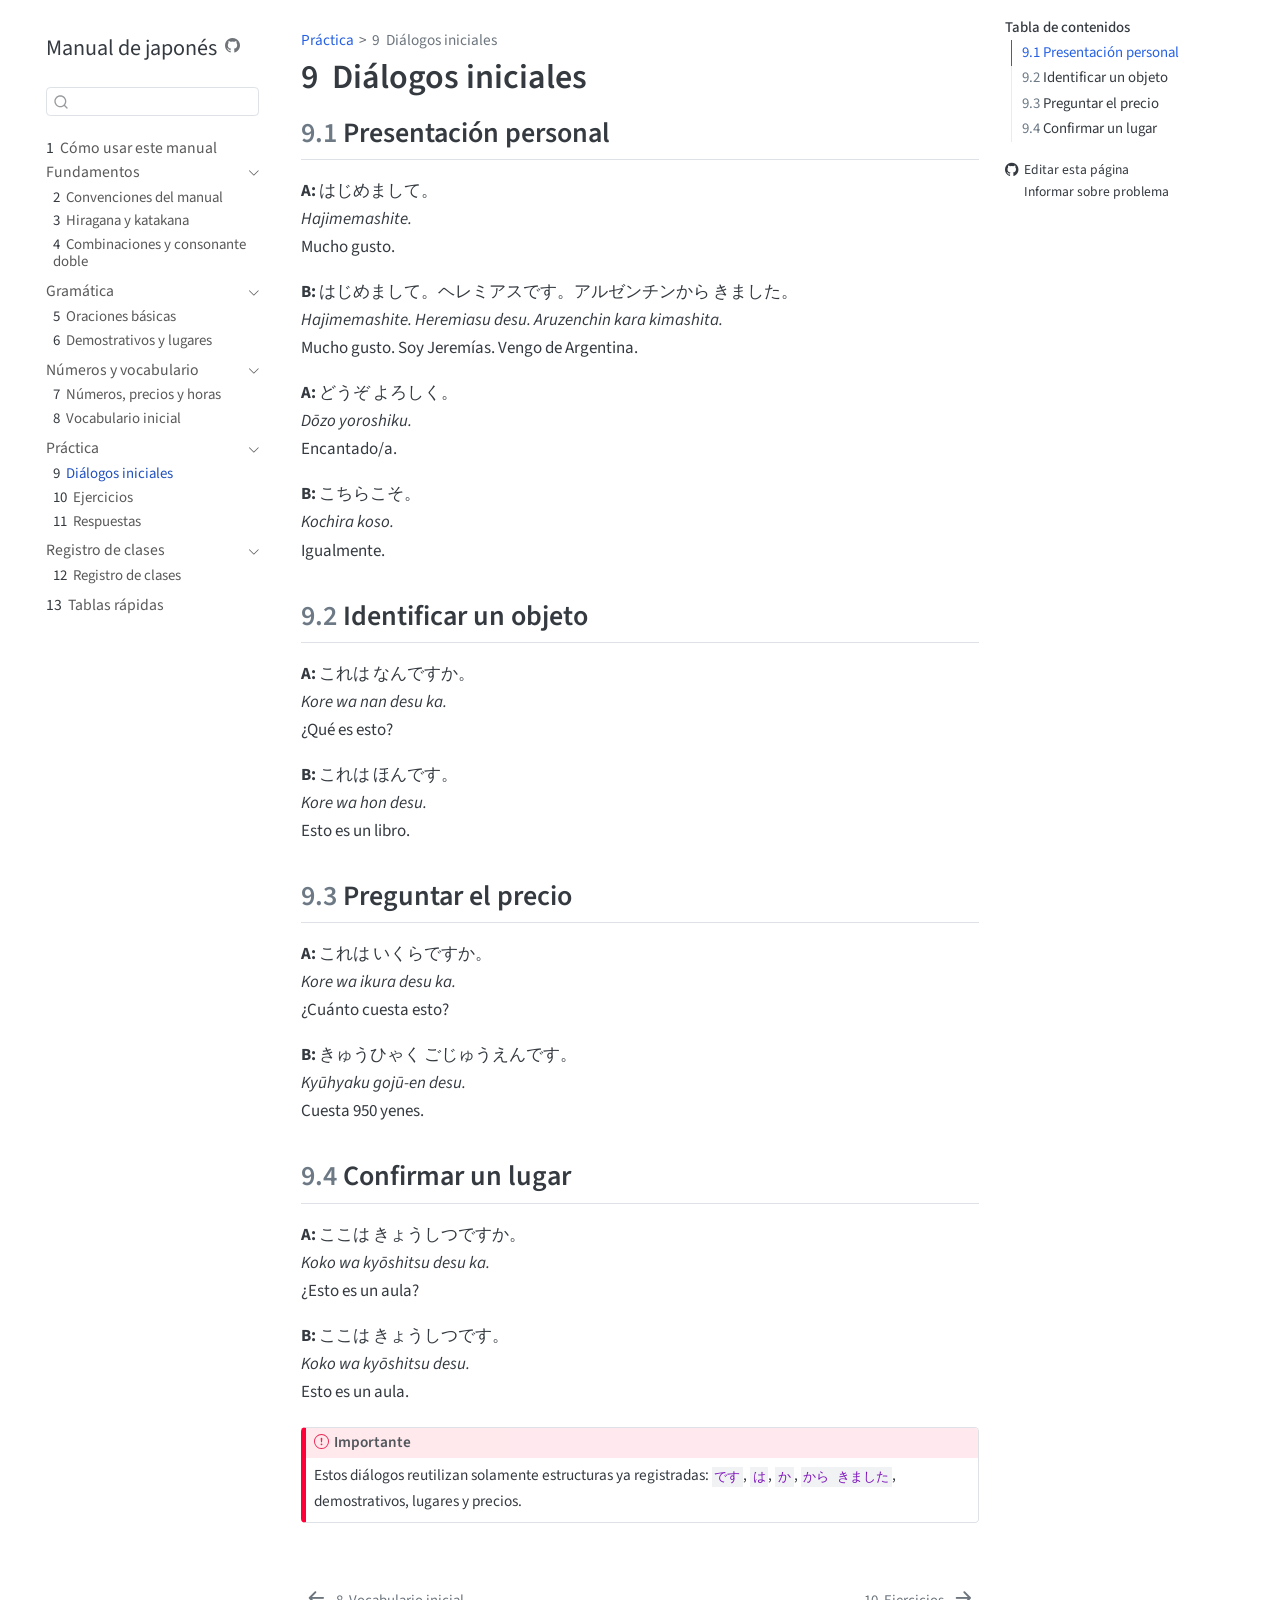
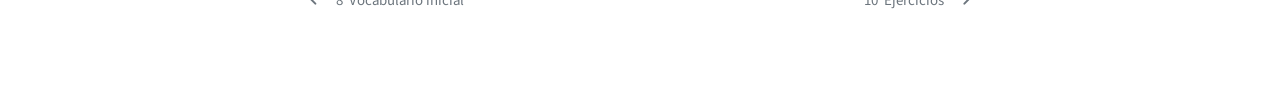
<file: 06-dialogos/dialogos-iniciales.html>
<!DOCTYPE html>
<html xmlns="http://www.w3.org/1999/xhtml" lang="es" xml:lang="es"><head>

<meta charset="utf-8">
<meta name="generator" content="quarto-1.9.38">

<meta name="viewport" content="width=device-width, initial-scale=1.0, user-scalable=yes">


<title>9&nbsp; Diálogos iniciales – Manual de japonés</title>
<style>
/* Default styles provided by pandoc.
** See https://pandoc.org/MANUAL.html#variables-for-html for config info.
*/
code{white-space: pre-wrap;}
span.smallcaps{font-variant: small-caps;}
div.columns{display: flex; gap: min(4vw, 1.5em);}
div.column{flex: auto; overflow-x: auto;}
div.hanging-indent{margin-left: 1.5em; text-indent: -1.5em;}
ul.task-list{list-style: none;}
ul.task-list li input[type="checkbox"] {
  width: 0.8em;
  margin: 0 0.8em 0.2em -1em; /* quarto-specific, see https://github.com/quarto-dev/quarto-cli/issues/4556 */ 
  vertical-align: middle;
}
</style>


<script src="../site_libs/quarto-nav/quarto-nav.js"></script>
<script src="../site_libs/quarto-nav/headroom.min.js"></script>
<script src="../site_libs/clipboard/clipboard.min.js"></script>
<script src="../site_libs/quarto-search/autocomplete.umd.js"></script>
<script src="../site_libs/quarto-search/fuse.min.js"></script>
<script src="../site_libs/quarto-search/quarto-search.js"></script>
<meta name="quarto:offset" content="../">
<link href="../07-ejercicios/ejercicios.html" rel="next">
<link href="../05-vocabulario/vocabulario-inicial.html" rel="prev">
<script src="../site_libs/quarto-html/quarto.js" type="module"></script>
<script src="../site_libs/quarto-html/tabsets/tabsets.js" type="module"></script>
<script src="../site_libs/quarto-html/popper.min.js"></script>
<script src="../site_libs/quarto-html/tippy.umd.min.js"></script>
<script src="../site_libs/quarto-html/anchor.min.js"></script>
<link href="../site_libs/quarto-html/tippy.css" rel="stylesheet">
<link href="../site_libs/quarto-html/quarto-syntax-highlighting-15634bcf2e68342d4ad2dfa704d543f6.css" rel="stylesheet" id="quarto-text-highlighting-styles">
<script src="../site_libs/bootstrap/bootstrap.min.js"></script>
<link href="../site_libs/bootstrap/bootstrap-icons.css" rel="stylesheet">
<link href="../site_libs/bootstrap/bootstrap-514c3c5c645fecdfd9acb6a6b9a944a6.min.css" rel="stylesheet" append-hash="true" id="quarto-bootstrap" data-mode="light">
<script id="quarto-search-options" type="application/json">{
  "location": "sidebar",
  "copy-button": false,
  "collapse-after": 3,
  "panel-placement": "start",
  "type": "textbox",
  "limit": 50,
  "keyboard-shortcut": [
    "f",
    "/",
    "s"
  ],
  "show-item-context": false,
  "language": {
    "search-no-results-text": "No se han encontrado resultados",
    "search-matching-documents-text": "documentos encontrados",
    "search-copy-link-title": "Copiar el enlace en la búsqueda",
    "search-hide-matches-text": "Ocultar resultados adicionales",
    "search-more-match-text": "resultado adicional en este documento",
    "search-more-matches-text": "resultados adicionales en este documento",
    "search-clear-button-title": "Borrar",
    "search-text-placeholder": "",
    "search-detached-cancel-button-title": "Cancelar",
    "search-submit-button-title": "Enviar",
    "search-label": "Buscar"
  }
}</script>


<link rel="stylesheet" href="../estilos/manual.css">
</head>

<body class="nav-sidebar floating quarto-light">

<div id="quarto-search-results"></div>
  <header id="quarto-header" class="headroom fixed-top">
  <nav class="quarto-secondary-nav">
    <div class="container-fluid d-flex">
      <button type="button" class="quarto-btn-toggle btn" data-bs-toggle="collapse" role="button" data-bs-target=".quarto-sidebar-collapse-item" aria-controls="quarto-sidebar" aria-expanded="false" aria-label="Alternar barra lateral" onclick="if (window.quartoToggleHeadroom) { window.quartoToggleHeadroom(); }">
        <i class="bi bi-layout-text-sidebar-reverse"></i>
      </button>
        <nav class="quarto-page-breadcrumbs" aria-label="breadcrumb"><ol class="breadcrumb"><li class="breadcrumb-item"><a href="../06-dialogos/dialogos-iniciales.html">Práctica</a></li><li class="breadcrumb-item"><a href="../06-dialogos/dialogos-iniciales.html"><span class="chapter-number">9</span>&nbsp; <span class="chapter-title">Diálogos iniciales</span></a></li></ol></nav>
        <a class="flex-grow-1" role="navigation" data-bs-toggle="collapse" data-bs-target=".quarto-sidebar-collapse-item" aria-controls="quarto-sidebar" aria-expanded="false" aria-label="Alternar barra lateral" onclick="if (window.quartoToggleHeadroom) { window.quartoToggleHeadroom(); }">      
        </a>
      <button type="button" class="btn quarto-search-button" aria-label="Buscar" onclick="window.quartoOpenSearch();">
        <i class="bi bi-search"></i>
      </button>
    </div>
  </nav>
</header>
<!-- content -->
<div id="quarto-content" class="quarto-container page-columns page-rows-contents page-layout-article">
<!-- sidebar -->
  <nav id="quarto-sidebar" class="sidebar collapse collapse-horizontal quarto-sidebar-collapse-item sidebar-navigation floating overflow-auto">
    <div class="pt-lg-2 mt-2 text-left sidebar-header">
    <div class="sidebar-title mb-0 py-0">
      <a href="../">Manual de japonés</a> 
        <div class="sidebar-tools-main">
    <a href="https://github.com/likerman/manual-japones" title="Ejecutar el código" class="quarto-navigation-tool px-1" aria-label="Ejecutar el código"><i class="bi bi-github"></i></a>
</div>
    </div>
      </div>
        <div class="mt-2 flex-shrink-0 align-items-center">
        <div class="sidebar-search">
        <div id="quarto-search" class="" title="Buscar"></div>
        </div>
        </div>
    <div class="sidebar-menu-container"> 
    <ul class="list-unstyled mt-1">
        <li class="sidebar-item">
  <div class="sidebar-item-container"> 
  <a href="../index.html" class="sidebar-item-text sidebar-link">
 <span class="menu-text"><span class="chapter-number">1</span>&nbsp; <span class="chapter-title">Cómo usar este manual</span></span></a>
  </div>
</li>
        <li class="sidebar-item sidebar-item-section">
      <div class="sidebar-item-container"> 
            <a class="sidebar-item-text sidebar-link text-start" data-bs-toggle="collapse" data-bs-target="#quarto-sidebar-section-1" role="navigation" aria-expanded="true">
 <span class="menu-text">Fundamentos</span></a>
          <a class="sidebar-item-toggle text-start" data-bs-toggle="collapse" data-bs-target="#quarto-sidebar-section-1" role="navigation" aria-expanded="true" aria-label="Alternar sección">
            <i class="bi bi-chevron-right ms-2"></i>
          </a> 
      </div>
      <ul id="quarto-sidebar-section-1" class="collapse list-unstyled sidebar-section depth1 show">  
          <li class="sidebar-item">
  <div class="sidebar-item-container"> 
  <a href="../01-introduccion/convenciones.html" class="sidebar-item-text sidebar-link">
 <span class="menu-text"><span class="chapter-number">2</span>&nbsp; <span class="chapter-title">Convenciones del manual</span></span></a>
  </div>
</li>
          <li class="sidebar-item">
  <div class="sidebar-item-container"> 
  <a href="../02-escritura/hiragana-katakana.html" class="sidebar-item-text sidebar-link">
 <span class="menu-text"><span class="chapter-number">3</span>&nbsp; <span class="chapter-title">Hiragana y katakana</span></span></a>
  </div>
</li>
          <li class="sidebar-item">
  <div class="sidebar-item-container"> 
  <a href="../02-escritura/combinaciones.html" class="sidebar-item-text sidebar-link">
 <span class="menu-text"><span class="chapter-number">4</span>&nbsp; <span class="chapter-title">Combinaciones y consonante doble</span></span></a>
  </div>
</li>
      </ul>
  </li>
        <li class="sidebar-item sidebar-item-section">
      <div class="sidebar-item-container"> 
            <a class="sidebar-item-text sidebar-link text-start" data-bs-toggle="collapse" data-bs-target="#quarto-sidebar-section-2" role="navigation" aria-expanded="true">
 <span class="menu-text">Gramática</span></a>
          <a class="sidebar-item-toggle text-start" data-bs-toggle="collapse" data-bs-target="#quarto-sidebar-section-2" role="navigation" aria-expanded="true" aria-label="Alternar sección">
            <i class="bi bi-chevron-right ms-2"></i>
          </a> 
      </div>
      <ul id="quarto-sidebar-section-2" class="collapse list-unstyled sidebar-section depth1 show">  
          <li class="sidebar-item">
  <div class="sidebar-item-container"> 
  <a href="../03-gramatica/oraciones-basicas.html" class="sidebar-item-text sidebar-link">
 <span class="menu-text"><span class="chapter-number">5</span>&nbsp; <span class="chapter-title">Oraciones básicas</span></span></a>
  </div>
</li>
          <li class="sidebar-item">
  <div class="sidebar-item-container"> 
  <a href="../03-gramatica/demostrativos-lugares.html" class="sidebar-item-text sidebar-link">
 <span class="menu-text"><span class="chapter-number">6</span>&nbsp; <span class="chapter-title">Demostrativos y lugares</span></span></a>
  </div>
</li>
      </ul>
  </li>
        <li class="sidebar-item sidebar-item-section">
      <div class="sidebar-item-container"> 
            <a class="sidebar-item-text sidebar-link text-start" data-bs-toggle="collapse" data-bs-target="#quarto-sidebar-section-3" role="navigation" aria-expanded="true">
 <span class="menu-text">Números y vocabulario</span></a>
          <a class="sidebar-item-toggle text-start" data-bs-toggle="collapse" data-bs-target="#quarto-sidebar-section-3" role="navigation" aria-expanded="true" aria-label="Alternar sección">
            <i class="bi bi-chevron-right ms-2"></i>
          </a> 
      </div>
      <ul id="quarto-sidebar-section-3" class="collapse list-unstyled sidebar-section depth1 show">  
          <li class="sidebar-item">
  <div class="sidebar-item-container"> 
  <a href="../04-numeros-tiempo/numeros-precios-horas.html" class="sidebar-item-text sidebar-link">
 <span class="menu-text"><span class="chapter-number">7</span>&nbsp; <span class="chapter-title">Números, precios y horas</span></span></a>
  </div>
</li>
          <li class="sidebar-item">
  <div class="sidebar-item-container"> 
  <a href="../05-vocabulario/vocabulario-inicial.html" class="sidebar-item-text sidebar-link">
 <span class="menu-text"><span class="chapter-number">8</span>&nbsp; <span class="chapter-title">Vocabulario inicial</span></span></a>
  </div>
</li>
      </ul>
  </li>
        <li class="sidebar-item sidebar-item-section">
      <div class="sidebar-item-container"> 
            <a class="sidebar-item-text sidebar-link text-start" data-bs-toggle="collapse" data-bs-target="#quarto-sidebar-section-4" role="navigation" aria-expanded="true">
 <span class="menu-text">Práctica</span></a>
          <a class="sidebar-item-toggle text-start" data-bs-toggle="collapse" data-bs-target="#quarto-sidebar-section-4" role="navigation" aria-expanded="true" aria-label="Alternar sección">
            <i class="bi bi-chevron-right ms-2"></i>
          </a> 
      </div>
      <ul id="quarto-sidebar-section-4" class="collapse list-unstyled sidebar-section depth1 show">  
          <li class="sidebar-item">
  <div class="sidebar-item-container"> 
  <a href="../06-dialogos/dialogos-iniciales.html" class="sidebar-item-text sidebar-link active">
 <span class="menu-text"><span class="chapter-number">9</span>&nbsp; <span class="chapter-title">Diálogos iniciales</span></span></a>
  </div>
</li>
          <li class="sidebar-item">
  <div class="sidebar-item-container"> 
  <a href="../07-ejercicios/ejercicios.html" class="sidebar-item-text sidebar-link">
 <span class="menu-text"><span class="chapter-number">10</span>&nbsp; <span class="chapter-title">Ejercicios</span></span></a>
  </div>
</li>
          <li class="sidebar-item">
  <div class="sidebar-item-container"> 
  <a href="../07-ejercicios/respuestas.html" class="sidebar-item-text sidebar-link">
 <span class="menu-text"><span class="chapter-number">11</span>&nbsp; <span class="chapter-title">Respuestas</span></span></a>
  </div>
</li>
      </ul>
  </li>
        <li class="sidebar-item sidebar-item-section">
      <div class="sidebar-item-container"> 
            <a class="sidebar-item-text sidebar-link text-start" data-bs-toggle="collapse" data-bs-target="#quarto-sidebar-section-5" role="navigation" aria-expanded="true">
 <span class="menu-text">Registro de clases</span></a>
          <a class="sidebar-item-toggle text-start" data-bs-toggle="collapse" data-bs-target="#quarto-sidebar-section-5" role="navigation" aria-expanded="true" aria-label="Alternar sección">
            <i class="bi bi-chevron-right ms-2"></i>
          </a> 
      </div>
      <ul id="quarto-sidebar-section-5" class="collapse list-unstyled sidebar-section depth1 show">  
          <li class="sidebar-item">
  <div class="sidebar-item-container"> 
  <a href="../08-registro-clases/indice.html" class="sidebar-item-text sidebar-link">
 <span class="menu-text"><span class="chapter-number">12</span>&nbsp; <span class="chapter-title">Registro de clases</span></span></a>
  </div>
</li>
      </ul>
  </li>
        <li class="sidebar-item">
  <div class="sidebar-item-container"> 
  <a href="../09-apendices/tablas-rapidas.html" class="sidebar-item-text sidebar-link">
 <span class="menu-text"><span class="chapter-number">13</span>&nbsp; <span class="chapter-title">Tablas rápidas</span></span></a>
  </div>
</li>
    </ul>
    </div>
</nav>
<div id="quarto-sidebar-glass" class="quarto-sidebar-collapse-item" data-bs-toggle="collapse" data-bs-target=".quarto-sidebar-collapse-item"></div>
<!-- margin-sidebar -->
    <div id="quarto-margin-sidebar" class="sidebar margin-sidebar">
        <nav id="TOC" role="doc-toc" class="toc-active">
    <h2 id="toc-title">Tabla de contenidos</h2>
   
  <ul>
  <li><a href="#presentación-personal" id="toc-presentación-personal" class="nav-link active" data-scroll-target="#presentación-personal"><span class="header-section-number">9.1</span> Presentación personal</a></li>
  <li><a href="#identificar-un-objeto" id="toc-identificar-un-objeto" class="nav-link" data-scroll-target="#identificar-un-objeto"><span class="header-section-number">9.2</span> Identificar un objeto</a></li>
  <li><a href="#preguntar-el-precio" id="toc-preguntar-el-precio" class="nav-link" data-scroll-target="#preguntar-el-precio"><span class="header-section-number">9.3</span> Preguntar el precio</a></li>
  <li><a href="#confirmar-un-lugar" id="toc-confirmar-un-lugar" class="nav-link" data-scroll-target="#confirmar-un-lugar"><span class="header-section-number">9.4</span> Confirmar un lugar</a></li>
  </ul>
<div class="toc-actions"><ul><li><a href="https://github.com/likerman/manual-japones/edit/main/06-dialogos/dialogos-iniciales.qmd" class="toc-action"><i class="bi bi-github"></i>Editar esta página</a></li><li><a href="https://github.com/likerman/manual-japones/issues/new" class="toc-action"><i class="bi empty"></i>Informar sobre problema</a></li></ul></div></nav>
    </div>
<!-- main -->
<main class="content" id="quarto-document-content">

<header id="title-block-header" class="quarto-title-block default"><nav class="quarto-page-breadcrumbs quarto-title-breadcrumbs d-none d-lg-block" aria-label="breadcrumb"><ol class="breadcrumb"><li class="breadcrumb-item"><a href="../06-dialogos/dialogos-iniciales.html">Práctica</a></li><li class="breadcrumb-item"><a href="../06-dialogos/dialogos-iniciales.html"><span class="chapter-number">9</span>&nbsp; <span class="chapter-title">Diálogos iniciales</span></a></li></ol></nav>
<div class="quarto-title">
<h1 class="title"><span class="chapter-number">9</span>&nbsp; <span class="chapter-title">Diálogos iniciales</span></h1>
</div>



<div class="quarto-title-meta">

    
  
    
  </div>
  


</header>


<section id="presentación-personal" class="level2" data-number="9.1">
<h2 data-number="9.1" class="anchored" data-anchor-id="presentación-personal"><span class="header-section-number">9.1</span> Presentación personal</h2>
<p><strong>A:</strong> はじめまして。<br>
<em>Hajimemashite.</em><br>
Mucho gusto.</p>
<p><strong>B:</strong> はじめまして。ヘレミアスです。アルゼンチンから きました。<br>
<em>Hajimemashite. Heremiasu desu. Aruzenchin kara kimashita.</em><br>
Mucho gusto. Soy Jeremías. Vengo de Argentina.</p>
<p><strong>A:</strong> どうぞ よろしく。<br>
<em>Dōzo yoroshiku.</em><br>
Encantado/a.</p>
<p><strong>B:</strong> こちらこそ。<br>
<em>Kochira koso.</em><br>
Igualmente.</p>
</section>
<section id="identificar-un-objeto" class="level2" data-number="9.2">
<h2 data-number="9.2" class="anchored" data-anchor-id="identificar-un-objeto"><span class="header-section-number">9.2</span> Identificar un objeto</h2>
<p><strong>A:</strong> これは なんですか。<br>
<em>Kore wa nan desu ka.</em><br>
¿Qué es esto?</p>
<p><strong>B:</strong> これは ほんです。<br>
<em>Kore wa hon desu.</em><br>
Esto es un libro.</p>
</section>
<section id="preguntar-el-precio" class="level2" data-number="9.3">
<h2 data-number="9.3" class="anchored" data-anchor-id="preguntar-el-precio"><span class="header-section-number">9.3</span> Preguntar el precio</h2>
<p><strong>A:</strong> これは いくらですか。<br>
<em>Kore wa ikura desu ka.</em><br>
¿Cuánto cuesta esto?</p>
<p><strong>B:</strong> きゅうひゃく ごじゅうえんです。<br>
<em>Kyūhyaku gojū-en desu.</em><br>
Cuesta 950 yenes.</p>
</section>
<section id="confirmar-un-lugar" class="level2" data-number="9.4">
<h2 data-number="9.4" class="anchored" data-anchor-id="confirmar-un-lugar"><span class="header-section-number">9.4</span> Confirmar un lugar</h2>
<p><strong>A:</strong> ここは きょうしつですか。<br>
<em>Koko wa kyōshitsu desu ka.</em><br>
¿Esto es un aula?</p>
<p><strong>B:</strong> ここは きょうしつです。<br>
<em>Koko wa kyōshitsu desu.</em><br>
Esto es un aula.</p>
<div class="callout callout-style-default callout-important callout-titled">
<div class="callout-header d-flex align-content-center">
<div class="callout-icon-container">
<i class="callout-icon"></i>
</div>
<div class="callout-title-container flex-fill">
Importante
</div>
</div>
<div class="callout-body-container callout-body">
<p>Estos diálogos reutilizan solamente estructuras ya registradas: <code>です</code>, <code>は</code>, <code>か</code>, <code>から きました</code>, demostrativos, lugares y precios.</p>
</div>
</div>


</section>

</main> <!-- /main -->
<script id="quarto-html-after-body" type="application/javascript">
  window.document.addEventListener("DOMContentLoaded", function (event) {
    const icon = "";
    const anchorJS = new window.AnchorJS();
    anchorJS.options = {
      placement: 'right',
      icon: icon
    };
    anchorJS.add('.anchored');
    const isCodeAnnotation = (el) => {
      for (const clz of el.classList) {
        if (clz.startsWith('code-annotation-')) {                     
          return true;
        }
      }
      return false;
    }
    const onCopySuccess = function(e) {
      // button target
      const button = e.trigger;
      // don't keep focus
      button.blur();
      // flash "checked"
      button.classList.add('code-copy-button-checked');
      var currentTitle = button.getAttribute("title");
      button.setAttribute("title", "Copiado");
      let tooltip;
      if (window.bootstrap) {
        button.setAttribute("data-bs-toggle", "tooltip");
        button.setAttribute("data-bs-placement", "left");
        button.setAttribute("data-bs-title", "Copiado");
        tooltip = new bootstrap.Tooltip(button, 
          { trigger: "manual", 
            customClass: "code-copy-button-tooltip",
            offset: [0, -8]});
        tooltip.show();    
      }
      setTimeout(function() {
        if (tooltip) {
          tooltip.hide();
          button.removeAttribute("data-bs-title");
          button.removeAttribute("data-bs-toggle");
          button.removeAttribute("data-bs-placement");
        }
        button.setAttribute("title", currentTitle);
        button.classList.remove('code-copy-button-checked');
      }, 1000);
      // clear code selection
      e.clearSelection();
    }
    const getTextToCopy = function(trigger) {
      const outerScaffold = trigger.parentElement.cloneNode(true);
      const codeEl = outerScaffold.querySelector('code');
      for (const childEl of codeEl.children) {
        if (isCodeAnnotation(childEl)) {
          childEl.remove();
        }
      }
      return codeEl.innerText;
    }
    const clipboard = new window.ClipboardJS('.code-copy-button:not([data-in-quarto-modal])', {
      text: getTextToCopy
    });
    clipboard.on('success', onCopySuccess);
    if (window.document.getElementById('quarto-embedded-source-code-modal')) {
      const clipboardModal = new window.ClipboardJS('.code-copy-button[data-in-quarto-modal]', {
        text: getTextToCopy,
        container: window.document.getElementById('quarto-embedded-source-code-modal')
      });
      clipboardModal.on('success', onCopySuccess);
    }
      var localhostRegex = new RegExp(/^(?:http|https):\/\/localhost\:?[0-9]*\//);
      var mailtoRegex = new RegExp(/^mailto:/);
        var filterRegex = new RegExp('/' + window.location.host + '/');
      var isInternal = (href) => {
          return filterRegex.test(href) || localhostRegex.test(href) || mailtoRegex.test(href);
      }
      // Inspect non-navigation links and adorn them if external
     var links = window.document.querySelectorAll('a[href]:not(.nav-link):not(.navbar-brand):not(.toc-action):not(.sidebar-link):not(.sidebar-item-toggle):not(.pagination-link):not(.no-external):not([aria-hidden]):not(.dropdown-item):not(.quarto-navigation-tool):not(.about-link)');
      for (var i=0; i<links.length; i++) {
        const link = links[i];
        if (!isInternal(link.href)) {
          // undo the damage that might have been done by quarto-nav.js in the case of
          // links that we want to consider external
          if (link.dataset.originalHref !== undefined) {
            link.href = link.dataset.originalHref;
          }
        }
      }
    function tippyHover(el, contentFn, onTriggerFn, onUntriggerFn) {
      const config = {
        allowHTML: true,
        maxWidth: 500,
        delay: 100,
        arrow: false,
        appendTo: function(el) {
            return el.parentElement;
        },
        interactive: true,
        interactiveBorder: 10,
        theme: 'quarto',
        placement: 'bottom-start',
      };
      if (contentFn) {
        config.content = contentFn;
      }
      if (onTriggerFn) {
        config.onTrigger = onTriggerFn;
      }
      if (onUntriggerFn) {
        config.onUntrigger = onUntriggerFn;
      }
      window.tippy(el, config); 
    }
    const noterefs = window.document.querySelectorAll('a[role="doc-noteref"]');
    for (var i=0; i<noterefs.length; i++) {
      const ref = noterefs[i];
      tippyHover(ref, function() {
        // use id or data attribute instead here
        let href = ref.getAttribute('data-footnote-href') || ref.getAttribute('href');
        try { href = new URL(href).hash; } catch {}
        const id = href.replace(/^#\/?/, "");
        const note = window.document.getElementById(id);
        if (note) {
          return note.innerHTML;
        } else {
          return "";
        }
      });
    }
    const xrefs = window.document.querySelectorAll('a.quarto-xref');
    const processXRef = (id, note) => {
      // Strip column container classes
      const stripColumnClz = (el) => {
        el.classList.remove("page-full", "page-columns");
        if (el.children) {
          for (const child of el.children) {
            stripColumnClz(child);
          }
        }
      }
      stripColumnClz(note)
      if (id === null || id.startsWith('sec-')) {
        // Special case sections, only their first couple elements
        const container = document.createElement("div");
        if (note.children && note.children.length > 2) {
          container.appendChild(note.children[0].cloneNode(true));
          for (let i = 1; i < note.children.length; i++) {
            const child = note.children[i];
            if (child.tagName === "P" && child.innerText === "") {
              continue;
            } else {
              container.appendChild(child.cloneNode(true));
              break;
            }
          }
          if (window.Quarto?.typesetMath) {
            window.Quarto.typesetMath(container);
          }
          return container.innerHTML
        } else {
          if (window.Quarto?.typesetMath) {
            window.Quarto.typesetMath(note);
          }
          return note.innerHTML;
        }
      } else {
        // Remove any anchor links if they are present
        const anchorLink = note.querySelector('a.anchorjs-link');
        if (anchorLink) {
          anchorLink.remove();
        }
        if (window.Quarto?.typesetMath) {
          window.Quarto.typesetMath(note);
        }
        if (note.classList.contains("callout")) {
          return note.outerHTML;
        } else {
          return note.innerHTML;
        }
      }
    }
    for (var i=0; i<xrefs.length; i++) {
      const xref = xrefs[i];
      tippyHover(xref, undefined, function(instance) {
        instance.disable();
        let url = xref.getAttribute('href');
        let hash = undefined; 
        if (url.startsWith('#')) {
          hash = url;
        } else {
          try { hash = new URL(url).hash; } catch {}
        }
        if (hash) {
          const id = hash.replace(/^#\/?/, "");
          const note = window.document.getElementById(id);
          if (note !== null) {
            try {
              const html = processXRef(id, note.cloneNode(true));
              instance.setContent(html);
            } finally {
              instance.enable();
              instance.show();
            }
          } else {
            // See if we can fetch this
            fetch(url.split('#')[0])
            .then(res => res.text())
            .then(html => {
              const parser = new DOMParser();
              const htmlDoc = parser.parseFromString(html, "text/html");
              const note = htmlDoc.getElementById(id);
              if (note !== null) {
                const html = processXRef(id, note);
                instance.setContent(html);
              } 
            }).finally(() => {
              instance.enable();
              instance.show();
            });
          }
        } else {
          // See if we can fetch a full url (with no hash to target)
          // This is a special case and we should probably do some content thinning / targeting
          fetch(url)
          .then(res => res.text())
          .then(html => {
            const parser = new DOMParser();
            const htmlDoc = parser.parseFromString(html, "text/html");
            const note = htmlDoc.querySelector('main.content');
            if (note !== null) {
              // This should only happen for chapter cross references
              // (since there is no id in the URL)
              // remove the first header
              if (note.children.length > 0 && note.children[0].tagName === "HEADER") {
                note.children[0].remove();
              }
              const html = processXRef(null, note);
              instance.setContent(html);
            } 
          }).finally(() => {
            instance.enable();
            instance.show();
          });
        }
      }, function(instance) {
      });
    }
        let selectedAnnoteEl;
        const selectorForAnnotation = ( cell, annotation) => {
          let cellAttr = 'data-code-cell="' + cell + '"';
          let lineAttr = 'data-code-annotation="' +  annotation + '"';
          const selector = 'span[' + cellAttr + '][' + lineAttr + ']';
          return selector;
        }
        const selectCodeLines = (annoteEl) => {
          const doc = window.document;
          const targetCell = annoteEl.getAttribute("data-target-cell");
          const targetAnnotation = annoteEl.getAttribute("data-target-annotation");
          const annoteSpan = window.document.querySelector(selectorForAnnotation(targetCell, targetAnnotation));
          const lines = annoteSpan.getAttribute("data-code-lines").split(",");
          const lineIds = lines.map((line) => {
            return targetCell + "-" + line;
          })
          let top = null;
          let height = null;
          let parent = null;
          if (lineIds.length > 0) {
              //compute the position of the single el (top and bottom and make a div)
              const el = window.document.getElementById(lineIds[0]);
              top = el.offsetTop;
              height = el.offsetHeight;
              parent = el.parentElement.parentElement;
            if (lineIds.length > 1) {
              const lastEl = window.document.getElementById(lineIds[lineIds.length - 1]);
              const bottom = lastEl.offsetTop + lastEl.offsetHeight;
              height = bottom - top;
            }
            if (top !== null && height !== null && parent !== null) {
              // cook up a div (if necessary) and position it 
              let div = window.document.getElementById("code-annotation-line-highlight");
              if (div === null) {
                div = window.document.createElement("div");
                div.setAttribute("id", "code-annotation-line-highlight");
                div.style.position = 'absolute';
                parent.appendChild(div);
              }
              div.style.top = top - 2 + "px";
              div.style.height = height + 4 + "px";
              div.style.left = 0;
              let gutterDiv = window.document.getElementById("code-annotation-line-highlight-gutter");
              if (gutterDiv === null) {
                gutterDiv = window.document.createElement("div");
                gutterDiv.setAttribute("id", "code-annotation-line-highlight-gutter");
                gutterDiv.style.position = 'absolute';
                const codeCell = window.document.getElementById(targetCell);
                const gutter = codeCell.querySelector('.code-annotation-gutter');
                gutter.appendChild(gutterDiv);
              }
              gutterDiv.style.top = top - 2 + "px";
              gutterDiv.style.height = height + 4 + "px";
            }
            selectedAnnoteEl = annoteEl;
          }
        };
        const unselectCodeLines = () => {
          const elementsIds = ["code-annotation-line-highlight", "code-annotation-line-highlight-gutter"];
          elementsIds.forEach((elId) => {
            const div = window.document.getElementById(elId);
            if (div) {
              div.remove();
            }
          });
          selectedAnnoteEl = undefined;
        };
          // Handle positioning of the toggle
      window.addEventListener(
        "resize",
        throttle(() => {
          elRect = undefined;
          if (selectedAnnoteEl) {
            selectCodeLines(selectedAnnoteEl);
          }
        }, 10)
      );
      function throttle(fn, ms) {
      let throttle = false;
      let timer;
        return (...args) => {
          if(!throttle) { // first call gets through
              fn.apply(this, args);
              throttle = true;
          } else { // all the others get throttled
              if(timer) clearTimeout(timer); // cancel #2
              timer = setTimeout(() => {
                fn.apply(this, args);
                timer = throttle = false;
              }, ms);
          }
        };
      }
        // Attach click handler to the DT
        const annoteDls = window.document.querySelectorAll('dt[data-target-cell]');
        for (const annoteDlNode of annoteDls) {
          annoteDlNode.addEventListener('click', (event) => {
            const clickedEl = event.target;
            if (clickedEl !== selectedAnnoteEl) {
              unselectCodeLines();
              const activeEl = window.document.querySelector('dt[data-target-cell].code-annotation-active');
              if (activeEl) {
                activeEl.classList.remove('code-annotation-active');
              }
              selectCodeLines(clickedEl);
              clickedEl.classList.add('code-annotation-active');
            } else {
              // Unselect the line
              unselectCodeLines();
              clickedEl.classList.remove('code-annotation-active');
            }
          });
        }
    const findCites = (el) => {
      const parentEl = el.parentElement;
      if (parentEl) {
        const cites = parentEl.dataset.cites;
        if (cites) {
          return {
            el,
            cites: cites.split(' ')
          };
        } else {
          return findCites(el.parentElement)
        }
      } else {
        return undefined;
      }
    };
    var bibliorefs = window.document.querySelectorAll('a[role="doc-biblioref"]');
    for (var i=0; i<bibliorefs.length; i++) {
      const ref = bibliorefs[i];
      const citeInfo = findCites(ref);
      if (citeInfo) {
        tippyHover(citeInfo.el, function() {
          var popup = window.document.createElement('div');
          citeInfo.cites.forEach(function(cite) {
            var citeDiv = window.document.createElement('div');
            citeDiv.classList.add('hanging-indent');
            citeDiv.classList.add('csl-entry');
            var biblioDiv = window.document.getElementById('ref-' + cite);
            if (biblioDiv) {
              citeDiv.innerHTML = biblioDiv.innerHTML;
            }
            popup.appendChild(citeDiv);
          });
          return popup.innerHTML;
        });
      }
    }
  });
  </script>
<nav class="page-navigation">
  <div class="nav-page nav-page-previous">
      <a href="../05-vocabulario/vocabulario-inicial.html" class="pagination-link" aria-label="Vocabulario inicial">
        <i class="bi bi-arrow-left-short"></i> <span class="nav-page-text"><span class="chapter-number">8</span>&nbsp; <span class="chapter-title">Vocabulario inicial</span></span>
      </a>          
  </div>
  <div class="nav-page nav-page-next">
      <a href="../07-ejercicios/ejercicios.html" class="pagination-link" aria-label="Ejercicios">
        <span class="nav-page-text"><span class="chapter-number">10</span>&nbsp; <span class="chapter-title">Ejercicios</span></span> <i class="bi bi-arrow-right-short"></i>
      </a>
  </div>
</nav>
</div> <!-- /content -->




<footer class="footer"><div class="nav-footer"><div class="nav-footer-center"><div class="toc-actions d-sm-block d-md-none"><ul><li><a href="https://github.com/likerman/manual-japones/edit/main/06-dialogos/dialogos-iniciales.qmd" class="toc-action"><i class="bi bi-github"></i>Editar esta página</a></li><li><a href="https://github.com/likerman/manual-japones/issues/new" class="toc-action"><i class="bi empty"></i>Informar sobre problema</a></li></ul></div></div></div></footer></body></html>
</file>
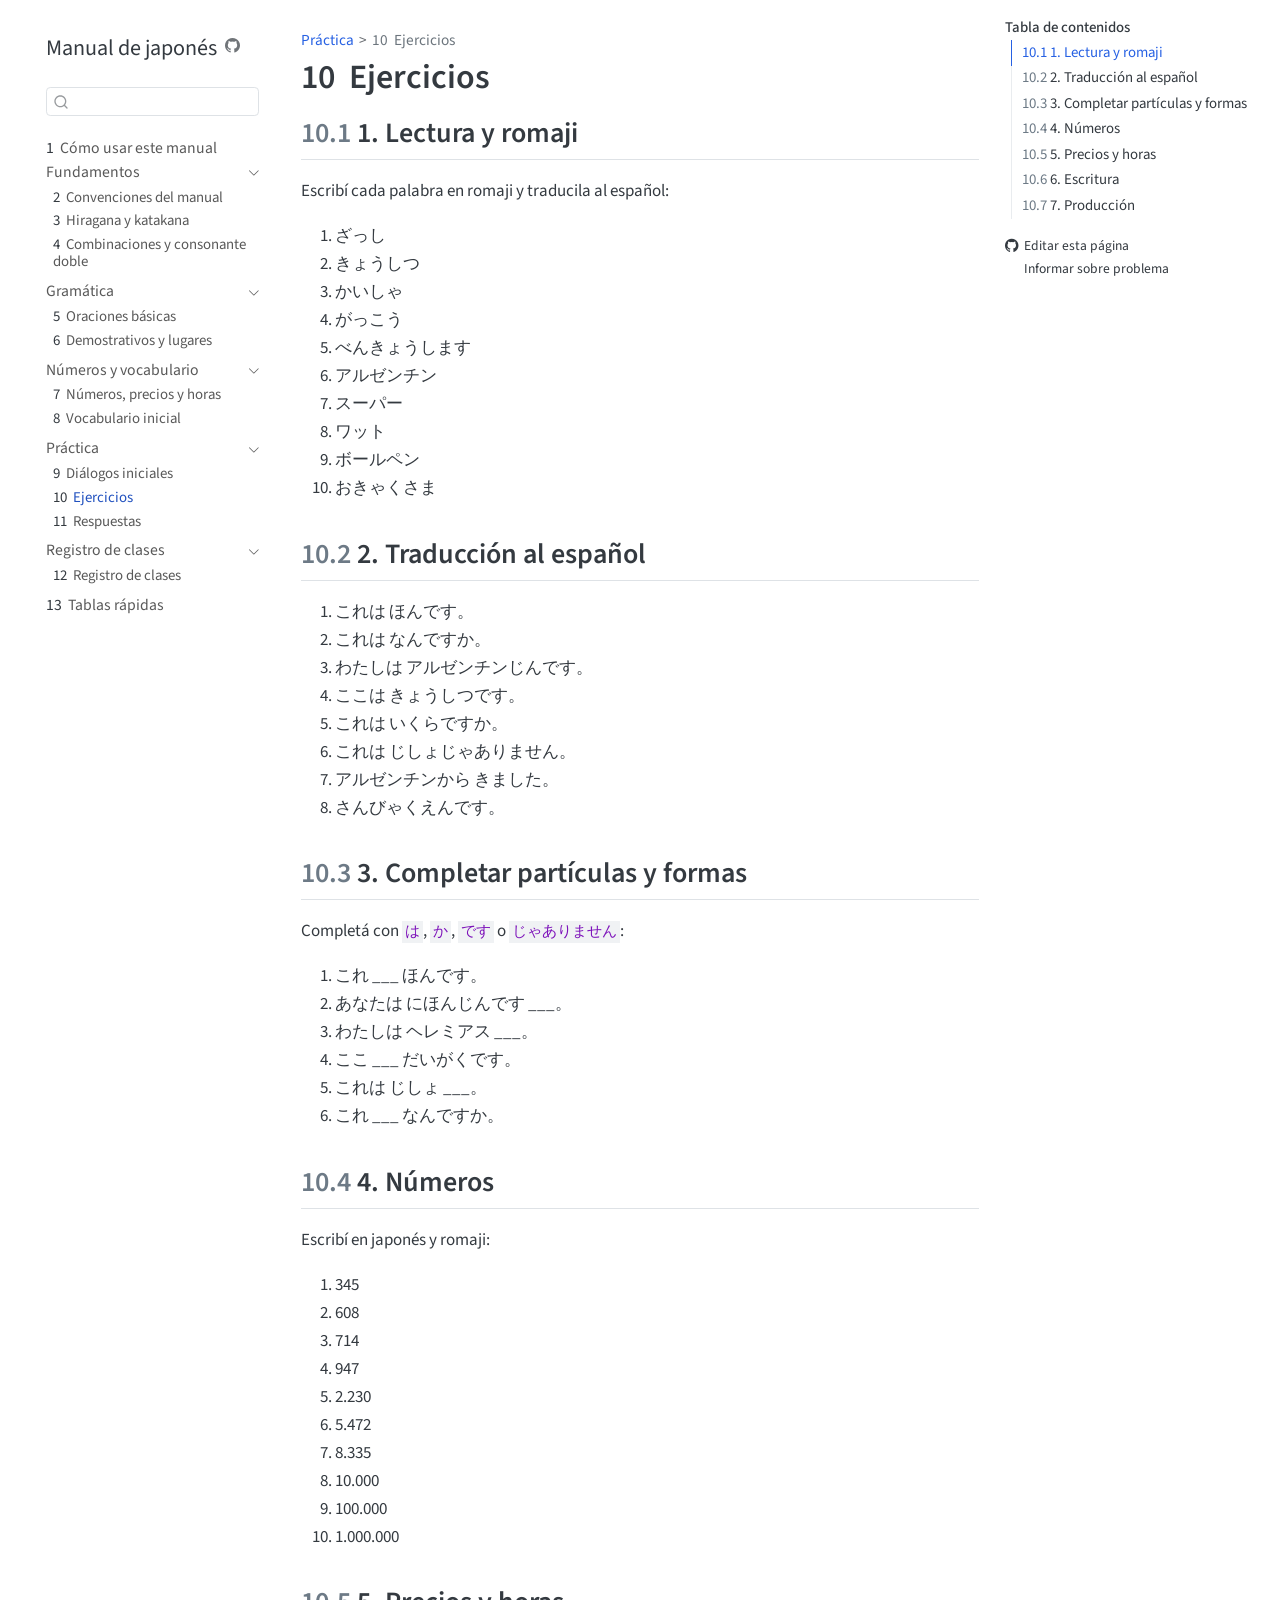
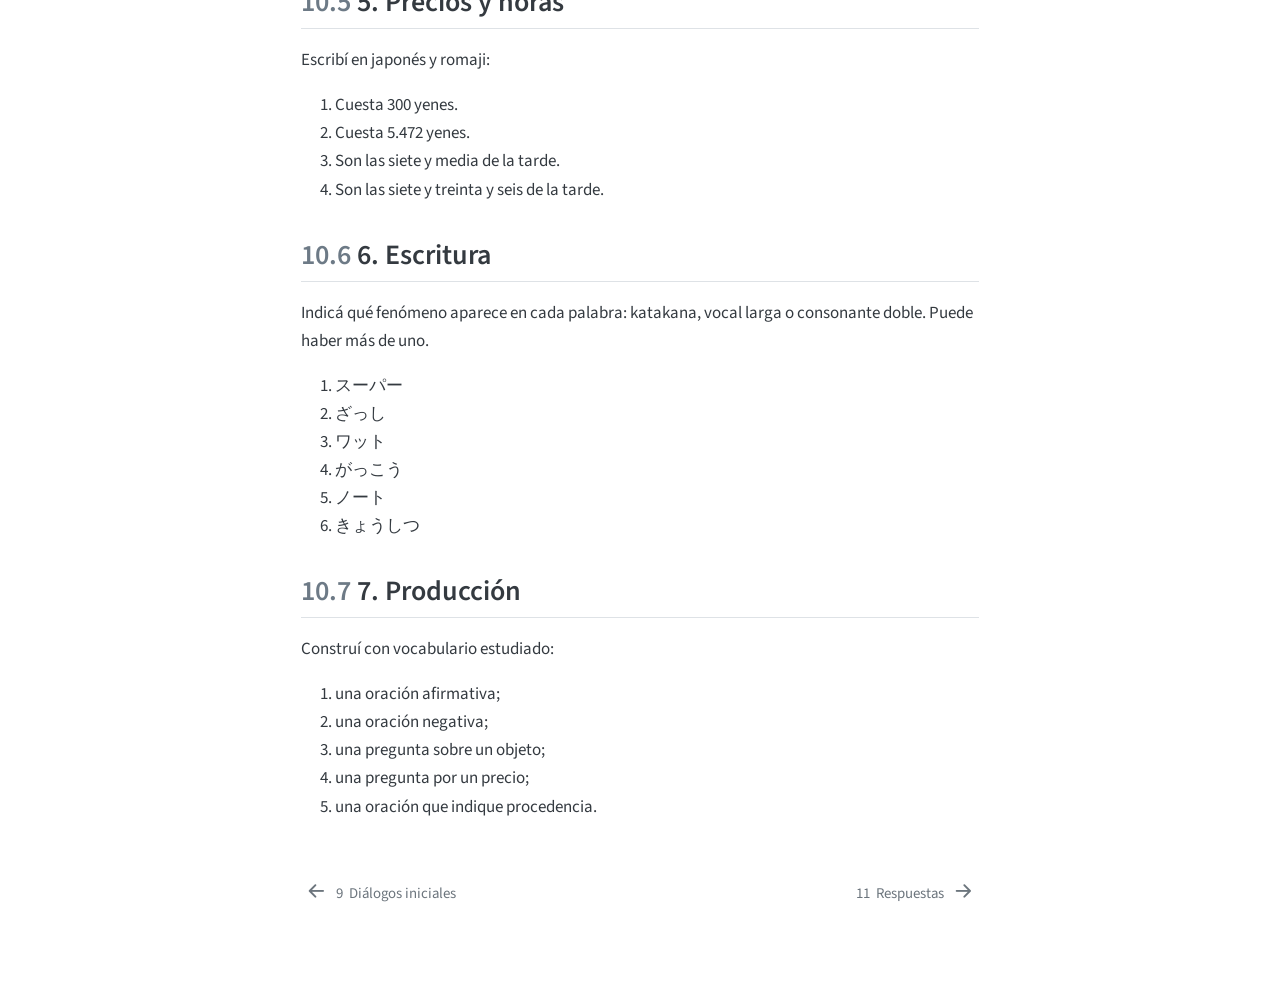
<file: 07-ejercicios/ejercicios.html>
<!DOCTYPE html>
<html xmlns="http://www.w3.org/1999/xhtml" lang="es" xml:lang="es"><head>

<meta charset="utf-8">
<meta name="generator" content="quarto-1.9.38">

<meta name="viewport" content="width=device-width, initial-scale=1.0, user-scalable=yes">


<title>10&nbsp; Ejercicios – Manual de japonés</title>
<style>
/* Default styles provided by pandoc.
** See https://pandoc.org/MANUAL.html#variables-for-html for config info.
*/
code{white-space: pre-wrap;}
span.smallcaps{font-variant: small-caps;}
div.columns{display: flex; gap: min(4vw, 1.5em);}
div.column{flex: auto; overflow-x: auto;}
div.hanging-indent{margin-left: 1.5em; text-indent: -1.5em;}
ul.task-list{list-style: none;}
ul.task-list li input[type="checkbox"] {
  width: 0.8em;
  margin: 0 0.8em 0.2em -1em; /* quarto-specific, see https://github.com/quarto-dev/quarto-cli/issues/4556 */ 
  vertical-align: middle;
}
</style>


<script src="../site_libs/quarto-nav/quarto-nav.js"></script>
<script src="../site_libs/quarto-nav/headroom.min.js"></script>
<script src="../site_libs/clipboard/clipboard.min.js"></script>
<script src="../site_libs/quarto-search/autocomplete.umd.js"></script>
<script src="../site_libs/quarto-search/fuse.min.js"></script>
<script src="../site_libs/quarto-search/quarto-search.js"></script>
<meta name="quarto:offset" content="../">
<link href="../07-ejercicios/respuestas.html" rel="next">
<link href="../06-dialogos/dialogos-iniciales.html" rel="prev">
<script src="../site_libs/quarto-html/quarto.js" type="module"></script>
<script src="../site_libs/quarto-html/tabsets/tabsets.js" type="module"></script>
<script src="../site_libs/quarto-html/popper.min.js"></script>
<script src="../site_libs/quarto-html/tippy.umd.min.js"></script>
<script src="../site_libs/quarto-html/anchor.min.js"></script>
<link href="../site_libs/quarto-html/tippy.css" rel="stylesheet">
<link href="../site_libs/quarto-html/quarto-syntax-highlighting-15634bcf2e68342d4ad2dfa704d543f6.css" rel="stylesheet" id="quarto-text-highlighting-styles">
<script src="../site_libs/bootstrap/bootstrap.min.js"></script>
<link href="../site_libs/bootstrap/bootstrap-icons.css" rel="stylesheet">
<link href="../site_libs/bootstrap/bootstrap-514c3c5c645fecdfd9acb6a6b9a944a6.min.css" rel="stylesheet" append-hash="true" id="quarto-bootstrap" data-mode="light">
<script id="quarto-search-options" type="application/json">{
  "location": "sidebar",
  "copy-button": false,
  "collapse-after": 3,
  "panel-placement": "start",
  "type": "textbox",
  "limit": 50,
  "keyboard-shortcut": [
    "f",
    "/",
    "s"
  ],
  "show-item-context": false,
  "language": {
    "search-no-results-text": "No se han encontrado resultados",
    "search-matching-documents-text": "documentos encontrados",
    "search-copy-link-title": "Copiar el enlace en la búsqueda",
    "search-hide-matches-text": "Ocultar resultados adicionales",
    "search-more-match-text": "resultado adicional en este documento",
    "search-more-matches-text": "resultados adicionales en este documento",
    "search-clear-button-title": "Borrar",
    "search-text-placeholder": "",
    "search-detached-cancel-button-title": "Cancelar",
    "search-submit-button-title": "Enviar",
    "search-label": "Buscar"
  }
}</script>


<link rel="stylesheet" href="../estilos/manual.css">
</head>

<body class="nav-sidebar floating quarto-light">

<div id="quarto-search-results"></div>
  <header id="quarto-header" class="headroom fixed-top">
  <nav class="quarto-secondary-nav">
    <div class="container-fluid d-flex">
      <button type="button" class="quarto-btn-toggle btn" data-bs-toggle="collapse" role="button" data-bs-target=".quarto-sidebar-collapse-item" aria-controls="quarto-sidebar" aria-expanded="false" aria-label="Alternar barra lateral" onclick="if (window.quartoToggleHeadroom) { window.quartoToggleHeadroom(); }">
        <i class="bi bi-layout-text-sidebar-reverse"></i>
      </button>
        <nav class="quarto-page-breadcrumbs" aria-label="breadcrumb"><ol class="breadcrumb"><li class="breadcrumb-item"><a href="../06-dialogos/dialogos-iniciales.html">Práctica</a></li><li class="breadcrumb-item"><a href="../07-ejercicios/ejercicios.html"><span class="chapter-number">10</span>&nbsp; <span class="chapter-title">Ejercicios</span></a></li></ol></nav>
        <a class="flex-grow-1" role="navigation" data-bs-toggle="collapse" data-bs-target=".quarto-sidebar-collapse-item" aria-controls="quarto-sidebar" aria-expanded="false" aria-label="Alternar barra lateral" onclick="if (window.quartoToggleHeadroom) { window.quartoToggleHeadroom(); }">      
        </a>
      <button type="button" class="btn quarto-search-button" aria-label="Buscar" onclick="window.quartoOpenSearch();">
        <i class="bi bi-search"></i>
      </button>
    </div>
  </nav>
</header>
<!-- content -->
<div id="quarto-content" class="quarto-container page-columns page-rows-contents page-layout-article">
<!-- sidebar -->
  <nav id="quarto-sidebar" class="sidebar collapse collapse-horizontal quarto-sidebar-collapse-item sidebar-navigation floating overflow-auto">
    <div class="pt-lg-2 mt-2 text-left sidebar-header">
    <div class="sidebar-title mb-0 py-0">
      <a href="../">Manual de japonés</a> 
        <div class="sidebar-tools-main">
    <a href="https://github.com/likerman/manual-japones" title="Ejecutar el código" class="quarto-navigation-tool px-1" aria-label="Ejecutar el código"><i class="bi bi-github"></i></a>
</div>
    </div>
      </div>
        <div class="mt-2 flex-shrink-0 align-items-center">
        <div class="sidebar-search">
        <div id="quarto-search" class="" title="Buscar"></div>
        </div>
        </div>
    <div class="sidebar-menu-container"> 
    <ul class="list-unstyled mt-1">
        <li class="sidebar-item">
  <div class="sidebar-item-container"> 
  <a href="../index.html" class="sidebar-item-text sidebar-link">
 <span class="menu-text"><span class="chapter-number">1</span>&nbsp; <span class="chapter-title">Cómo usar este manual</span></span></a>
  </div>
</li>
        <li class="sidebar-item sidebar-item-section">
      <div class="sidebar-item-container"> 
            <a class="sidebar-item-text sidebar-link text-start" data-bs-toggle="collapse" data-bs-target="#quarto-sidebar-section-1" role="navigation" aria-expanded="true">
 <span class="menu-text">Fundamentos</span></a>
          <a class="sidebar-item-toggle text-start" data-bs-toggle="collapse" data-bs-target="#quarto-sidebar-section-1" role="navigation" aria-expanded="true" aria-label="Alternar sección">
            <i class="bi bi-chevron-right ms-2"></i>
          </a> 
      </div>
      <ul id="quarto-sidebar-section-1" class="collapse list-unstyled sidebar-section depth1 show">  
          <li class="sidebar-item">
  <div class="sidebar-item-container"> 
  <a href="../01-introduccion/convenciones.html" class="sidebar-item-text sidebar-link">
 <span class="menu-text"><span class="chapter-number">2</span>&nbsp; <span class="chapter-title">Convenciones del manual</span></span></a>
  </div>
</li>
          <li class="sidebar-item">
  <div class="sidebar-item-container"> 
  <a href="../02-escritura/hiragana-katakana.html" class="sidebar-item-text sidebar-link">
 <span class="menu-text"><span class="chapter-number">3</span>&nbsp; <span class="chapter-title">Hiragana y katakana</span></span></a>
  </div>
</li>
          <li class="sidebar-item">
  <div class="sidebar-item-container"> 
  <a href="../02-escritura/combinaciones.html" class="sidebar-item-text sidebar-link">
 <span class="menu-text"><span class="chapter-number">4</span>&nbsp; <span class="chapter-title">Combinaciones y consonante doble</span></span></a>
  </div>
</li>
      </ul>
  </li>
        <li class="sidebar-item sidebar-item-section">
      <div class="sidebar-item-container"> 
            <a class="sidebar-item-text sidebar-link text-start" data-bs-toggle="collapse" data-bs-target="#quarto-sidebar-section-2" role="navigation" aria-expanded="true">
 <span class="menu-text">Gramática</span></a>
          <a class="sidebar-item-toggle text-start" data-bs-toggle="collapse" data-bs-target="#quarto-sidebar-section-2" role="navigation" aria-expanded="true" aria-label="Alternar sección">
            <i class="bi bi-chevron-right ms-2"></i>
          </a> 
      </div>
      <ul id="quarto-sidebar-section-2" class="collapse list-unstyled sidebar-section depth1 show">  
          <li class="sidebar-item">
  <div class="sidebar-item-container"> 
  <a href="../03-gramatica/oraciones-basicas.html" class="sidebar-item-text sidebar-link">
 <span class="menu-text"><span class="chapter-number">5</span>&nbsp; <span class="chapter-title">Oraciones básicas</span></span></a>
  </div>
</li>
          <li class="sidebar-item">
  <div class="sidebar-item-container"> 
  <a href="../03-gramatica/demostrativos-lugares.html" class="sidebar-item-text sidebar-link">
 <span class="menu-text"><span class="chapter-number">6</span>&nbsp; <span class="chapter-title">Demostrativos y lugares</span></span></a>
  </div>
</li>
      </ul>
  </li>
        <li class="sidebar-item sidebar-item-section">
      <div class="sidebar-item-container"> 
            <a class="sidebar-item-text sidebar-link text-start" data-bs-toggle="collapse" data-bs-target="#quarto-sidebar-section-3" role="navigation" aria-expanded="true">
 <span class="menu-text">Números y vocabulario</span></a>
          <a class="sidebar-item-toggle text-start" data-bs-toggle="collapse" data-bs-target="#quarto-sidebar-section-3" role="navigation" aria-expanded="true" aria-label="Alternar sección">
            <i class="bi bi-chevron-right ms-2"></i>
          </a> 
      </div>
      <ul id="quarto-sidebar-section-3" class="collapse list-unstyled sidebar-section depth1 show">  
          <li class="sidebar-item">
  <div class="sidebar-item-container"> 
  <a href="../04-numeros-tiempo/numeros-precios-horas.html" class="sidebar-item-text sidebar-link">
 <span class="menu-text"><span class="chapter-number">7</span>&nbsp; <span class="chapter-title">Números, precios y horas</span></span></a>
  </div>
</li>
          <li class="sidebar-item">
  <div class="sidebar-item-container"> 
  <a href="../05-vocabulario/vocabulario-inicial.html" class="sidebar-item-text sidebar-link">
 <span class="menu-text"><span class="chapter-number">8</span>&nbsp; <span class="chapter-title">Vocabulario inicial</span></span></a>
  </div>
</li>
      </ul>
  </li>
        <li class="sidebar-item sidebar-item-section">
      <div class="sidebar-item-container"> 
            <a class="sidebar-item-text sidebar-link text-start" data-bs-toggle="collapse" data-bs-target="#quarto-sidebar-section-4" role="navigation" aria-expanded="true">
 <span class="menu-text">Práctica</span></a>
          <a class="sidebar-item-toggle text-start" data-bs-toggle="collapse" data-bs-target="#quarto-sidebar-section-4" role="navigation" aria-expanded="true" aria-label="Alternar sección">
            <i class="bi bi-chevron-right ms-2"></i>
          </a> 
      </div>
      <ul id="quarto-sidebar-section-4" class="collapse list-unstyled sidebar-section depth1 show">  
          <li class="sidebar-item">
  <div class="sidebar-item-container"> 
  <a href="../06-dialogos/dialogos-iniciales.html" class="sidebar-item-text sidebar-link">
 <span class="menu-text"><span class="chapter-number">9</span>&nbsp; <span class="chapter-title">Diálogos iniciales</span></span></a>
  </div>
</li>
          <li class="sidebar-item">
  <div class="sidebar-item-container"> 
  <a href="../07-ejercicios/ejercicios.html" class="sidebar-item-text sidebar-link active">
 <span class="menu-text"><span class="chapter-number">10</span>&nbsp; <span class="chapter-title">Ejercicios</span></span></a>
  </div>
</li>
          <li class="sidebar-item">
  <div class="sidebar-item-container"> 
  <a href="../07-ejercicios/respuestas.html" class="sidebar-item-text sidebar-link">
 <span class="menu-text"><span class="chapter-number">11</span>&nbsp; <span class="chapter-title">Respuestas</span></span></a>
  </div>
</li>
      </ul>
  </li>
        <li class="sidebar-item sidebar-item-section">
      <div class="sidebar-item-container"> 
            <a class="sidebar-item-text sidebar-link text-start" data-bs-toggle="collapse" data-bs-target="#quarto-sidebar-section-5" role="navigation" aria-expanded="true">
 <span class="menu-text">Registro de clases</span></a>
          <a class="sidebar-item-toggle text-start" data-bs-toggle="collapse" data-bs-target="#quarto-sidebar-section-5" role="navigation" aria-expanded="true" aria-label="Alternar sección">
            <i class="bi bi-chevron-right ms-2"></i>
          </a> 
      </div>
      <ul id="quarto-sidebar-section-5" class="collapse list-unstyled sidebar-section depth1 show">  
          <li class="sidebar-item">
  <div class="sidebar-item-container"> 
  <a href="../08-registro-clases/indice.html" class="sidebar-item-text sidebar-link">
 <span class="menu-text"><span class="chapter-number">12</span>&nbsp; <span class="chapter-title">Registro de clases</span></span></a>
  </div>
</li>
      </ul>
  </li>
        <li class="sidebar-item">
  <div class="sidebar-item-container"> 
  <a href="../09-apendices/tablas-rapidas.html" class="sidebar-item-text sidebar-link">
 <span class="menu-text"><span class="chapter-number">13</span>&nbsp; <span class="chapter-title">Tablas rápidas</span></span></a>
  </div>
</li>
    </ul>
    </div>
</nav>
<div id="quarto-sidebar-glass" class="quarto-sidebar-collapse-item" data-bs-toggle="collapse" data-bs-target=".quarto-sidebar-collapse-item"></div>
<!-- margin-sidebar -->
    <div id="quarto-margin-sidebar" class="sidebar margin-sidebar">
        <nav id="TOC" role="doc-toc" class="toc-active">
    <h2 id="toc-title">Tabla de contenidos</h2>
   
  <ul>
  <li><a href="#lectura-y-romaji" id="toc-lectura-y-romaji" class="nav-link active" data-scroll-target="#lectura-y-romaji"><span class="header-section-number">10.1</span> 1. Lectura y romaji</a></li>
  <li><a href="#traducción-al-español" id="toc-traducción-al-español" class="nav-link" data-scroll-target="#traducción-al-español"><span class="header-section-number">10.2</span> 2. Traducción al español</a></li>
  <li><a href="#completar-partículas-y-formas" id="toc-completar-partículas-y-formas" class="nav-link" data-scroll-target="#completar-partículas-y-formas"><span class="header-section-number">10.3</span> 3. Completar partículas y formas</a></li>
  <li><a href="#números" id="toc-números" class="nav-link" data-scroll-target="#números"><span class="header-section-number">10.4</span> 4. Números</a></li>
  <li><a href="#precios-y-horas" id="toc-precios-y-horas" class="nav-link" data-scroll-target="#precios-y-horas"><span class="header-section-number">10.5</span> 5. Precios y horas</a></li>
  <li><a href="#escritura" id="toc-escritura" class="nav-link" data-scroll-target="#escritura"><span class="header-section-number">10.6</span> 6. Escritura</a></li>
  <li><a href="#producción" id="toc-producción" class="nav-link" data-scroll-target="#producción"><span class="header-section-number">10.7</span> 7. Producción</a></li>
  </ul>
<div class="toc-actions"><ul><li><a href="https://github.com/likerman/manual-japones/edit/main/07-ejercicios/ejercicios.qmd" class="toc-action"><i class="bi bi-github"></i>Editar esta página</a></li><li><a href="https://github.com/likerman/manual-japones/issues/new" class="toc-action"><i class="bi empty"></i>Informar sobre problema</a></li></ul></div></nav>
    </div>
<!-- main -->
<main class="content" id="quarto-document-content">

<header id="title-block-header" class="quarto-title-block default"><nav class="quarto-page-breadcrumbs quarto-title-breadcrumbs d-none d-lg-block" aria-label="breadcrumb"><ol class="breadcrumb"><li class="breadcrumb-item"><a href="../06-dialogos/dialogos-iniciales.html">Práctica</a></li><li class="breadcrumb-item"><a href="../07-ejercicios/ejercicios.html"><span class="chapter-number">10</span>&nbsp; <span class="chapter-title">Ejercicios</span></a></li></ol></nav>
<div class="quarto-title">
<h1 class="title"><span class="chapter-number">10</span>&nbsp; <span class="chapter-title">Ejercicios</span></h1>
</div>



<div class="quarto-title-meta">

    
  
    
  </div>
  


</header>


<section id="lectura-y-romaji" class="level2" data-number="10.1">
<h2 data-number="10.1" class="anchored" data-anchor-id="lectura-y-romaji"><span class="header-section-number">10.1</span> 1. Lectura y romaji</h2>
<p>Escribí cada palabra en romaji y traducila al español:</p>
<ol type="1">
<li>ざっし</li>
<li>きょうしつ</li>
<li>かいしゃ</li>
<li>がっこう</li>
<li>べんきょうします</li>
<li>アルゼンチン</li>
<li>スーパー</li>
<li>ワット</li>
<li>ボールペン</li>
<li>おきゃくさま</li>
</ol>
</section>
<section id="traducción-al-español" class="level2" data-number="10.2">
<h2 data-number="10.2" class="anchored" data-anchor-id="traducción-al-español"><span class="header-section-number">10.2</span> 2. Traducción al español</h2>
<ol type="1">
<li>これは ほんです。</li>
<li>これは なんですか。</li>
<li>わたしは アルゼンチンじんです。</li>
<li>ここは きょうしつです。</li>
<li>これは いくらですか。</li>
<li>これは じしょじゃありません。</li>
<li>アルゼンチンから きました。</li>
<li>さんびゃくえんです。</li>
</ol>
</section>
<section id="completar-partículas-y-formas" class="level2" data-number="10.3">
<h2 data-number="10.3" class="anchored" data-anchor-id="completar-partículas-y-formas"><span class="header-section-number">10.3</span> 3. Completar partículas y formas</h2>
<p>Completá con <code>は</code>, <code>か</code>, <code>です</code> o <code>じゃありません</code>:</p>
<ol type="1">
<li>これ ___ ほんです。</li>
<li>あなたは にほんじんです ___。</li>
<li>わたしは ヘレミアス ___。</li>
<li>ここ ___ だいがくです。</li>
<li>これは じしょ ___。</li>
<li>これ ___ なんですか。</li>
</ol>
</section>
<section id="números" class="level2" data-number="10.4">
<h2 data-number="10.4" class="anchored" data-anchor-id="números"><span class="header-section-number">10.4</span> 4. Números</h2>
<p>Escribí en japonés y romaji:</p>
<ol type="1">
<li>345</li>
<li>608</li>
<li>714</li>
<li>947</li>
<li>2.230</li>
<li>5.472</li>
<li>8.335</li>
<li>10.000</li>
<li>100.000</li>
<li>1.000.000</li>
</ol>
</section>
<section id="precios-y-horas" class="level2" data-number="10.5">
<h2 data-number="10.5" class="anchored" data-anchor-id="precios-y-horas"><span class="header-section-number">10.5</span> 5. Precios y horas</h2>
<p>Escribí en japonés y romaji:</p>
<ol type="1">
<li>Cuesta 300 yenes.</li>
<li>Cuesta 5.472 yenes.</li>
<li>Son las siete y media de la tarde.</li>
<li>Son las siete y treinta y seis de la tarde.</li>
</ol>
</section>
<section id="escritura" class="level2" data-number="10.6">
<h2 data-number="10.6" class="anchored" data-anchor-id="escritura"><span class="header-section-number">10.6</span> 6. Escritura</h2>
<p>Indicá qué fenómeno aparece en cada palabra: katakana, vocal larga o consonante doble. Puede haber más de uno.</p>
<ol type="1">
<li>スーパー</li>
<li>ざっし</li>
<li>ワット</li>
<li>がっこう</li>
<li>ノート</li>
<li>きょうしつ</li>
</ol>
</section>
<section id="producción" class="level2" data-number="10.7">
<h2 data-number="10.7" class="anchored" data-anchor-id="producción"><span class="header-section-number">10.7</span> 7. Producción</h2>
<p>Construí con vocabulario estudiado:</p>
<ol type="1">
<li>una oración afirmativa;</li>
<li>una oración negativa;</li>
<li>una pregunta sobre un objeto;</li>
<li>una pregunta por un precio;</li>
<li>una oración que indique procedencia.</li>
</ol>


</section>

</main> <!-- /main -->
<script id="quarto-html-after-body" type="application/javascript">
  window.document.addEventListener("DOMContentLoaded", function (event) {
    const icon = "";
    const anchorJS = new window.AnchorJS();
    anchorJS.options = {
      placement: 'right',
      icon: icon
    };
    anchorJS.add('.anchored');
    const isCodeAnnotation = (el) => {
      for (const clz of el.classList) {
        if (clz.startsWith('code-annotation-')) {                     
          return true;
        }
      }
      return false;
    }
    const onCopySuccess = function(e) {
      // button target
      const button = e.trigger;
      // don't keep focus
      button.blur();
      // flash "checked"
      button.classList.add('code-copy-button-checked');
      var currentTitle = button.getAttribute("title");
      button.setAttribute("title", "Copiado");
      let tooltip;
      if (window.bootstrap) {
        button.setAttribute("data-bs-toggle", "tooltip");
        button.setAttribute("data-bs-placement", "left");
        button.setAttribute("data-bs-title", "Copiado");
        tooltip = new bootstrap.Tooltip(button, 
          { trigger: "manual", 
            customClass: "code-copy-button-tooltip",
            offset: [0, -8]});
        tooltip.show();    
      }
      setTimeout(function() {
        if (tooltip) {
          tooltip.hide();
          button.removeAttribute("data-bs-title");
          button.removeAttribute("data-bs-toggle");
          button.removeAttribute("data-bs-placement");
        }
        button.setAttribute("title", currentTitle);
        button.classList.remove('code-copy-button-checked');
      }, 1000);
      // clear code selection
      e.clearSelection();
    }
    const getTextToCopy = function(trigger) {
      const outerScaffold = trigger.parentElement.cloneNode(true);
      const codeEl = outerScaffold.querySelector('code');
      for (const childEl of codeEl.children) {
        if (isCodeAnnotation(childEl)) {
          childEl.remove();
        }
      }
      return codeEl.innerText;
    }
    const clipboard = new window.ClipboardJS('.code-copy-button:not([data-in-quarto-modal])', {
      text: getTextToCopy
    });
    clipboard.on('success', onCopySuccess);
    if (window.document.getElementById('quarto-embedded-source-code-modal')) {
      const clipboardModal = new window.ClipboardJS('.code-copy-button[data-in-quarto-modal]', {
        text: getTextToCopy,
        container: window.document.getElementById('quarto-embedded-source-code-modal')
      });
      clipboardModal.on('success', onCopySuccess);
    }
      var localhostRegex = new RegExp(/^(?:http|https):\/\/localhost\:?[0-9]*\//);
      var mailtoRegex = new RegExp(/^mailto:/);
        var filterRegex = new RegExp('/' + window.location.host + '/');
      var isInternal = (href) => {
          return filterRegex.test(href) || localhostRegex.test(href) || mailtoRegex.test(href);
      }
      // Inspect non-navigation links and adorn them if external
     var links = window.document.querySelectorAll('a[href]:not(.nav-link):not(.navbar-brand):not(.toc-action):not(.sidebar-link):not(.sidebar-item-toggle):not(.pagination-link):not(.no-external):not([aria-hidden]):not(.dropdown-item):not(.quarto-navigation-tool):not(.about-link)');
      for (var i=0; i<links.length; i++) {
        const link = links[i];
        if (!isInternal(link.href)) {
          // undo the damage that might have been done by quarto-nav.js in the case of
          // links that we want to consider external
          if (link.dataset.originalHref !== undefined) {
            link.href = link.dataset.originalHref;
          }
        }
      }
    function tippyHover(el, contentFn, onTriggerFn, onUntriggerFn) {
      const config = {
        allowHTML: true,
        maxWidth: 500,
        delay: 100,
        arrow: false,
        appendTo: function(el) {
            return el.parentElement;
        },
        interactive: true,
        interactiveBorder: 10,
        theme: 'quarto',
        placement: 'bottom-start',
      };
      if (contentFn) {
        config.content = contentFn;
      }
      if (onTriggerFn) {
        config.onTrigger = onTriggerFn;
      }
      if (onUntriggerFn) {
        config.onUntrigger = onUntriggerFn;
      }
      window.tippy(el, config); 
    }
    const noterefs = window.document.querySelectorAll('a[role="doc-noteref"]');
    for (var i=0; i<noterefs.length; i++) {
      const ref = noterefs[i];
      tippyHover(ref, function() {
        // use id or data attribute instead here
        let href = ref.getAttribute('data-footnote-href') || ref.getAttribute('href');
        try { href = new URL(href).hash; } catch {}
        const id = href.replace(/^#\/?/, "");
        const note = window.document.getElementById(id);
        if (note) {
          return note.innerHTML;
        } else {
          return "";
        }
      });
    }
    const xrefs = window.document.querySelectorAll('a.quarto-xref');
    const processXRef = (id, note) => {
      // Strip column container classes
      const stripColumnClz = (el) => {
        el.classList.remove("page-full", "page-columns");
        if (el.children) {
          for (const child of el.children) {
            stripColumnClz(child);
          }
        }
      }
      stripColumnClz(note)
      if (id === null || id.startsWith('sec-')) {
        // Special case sections, only their first couple elements
        const container = document.createElement("div");
        if (note.children && note.children.length > 2) {
          container.appendChild(note.children[0].cloneNode(true));
          for (let i = 1; i < note.children.length; i++) {
            const child = note.children[i];
            if (child.tagName === "P" && child.innerText === "") {
              continue;
            } else {
              container.appendChild(child.cloneNode(true));
              break;
            }
          }
          if (window.Quarto?.typesetMath) {
            window.Quarto.typesetMath(container);
          }
          return container.innerHTML
        } else {
          if (window.Quarto?.typesetMath) {
            window.Quarto.typesetMath(note);
          }
          return note.innerHTML;
        }
      } else {
        // Remove any anchor links if they are present
        const anchorLink = note.querySelector('a.anchorjs-link');
        if (anchorLink) {
          anchorLink.remove();
        }
        if (window.Quarto?.typesetMath) {
          window.Quarto.typesetMath(note);
        }
        if (note.classList.contains("callout")) {
          return note.outerHTML;
        } else {
          return note.innerHTML;
        }
      }
    }
    for (var i=0; i<xrefs.length; i++) {
      const xref = xrefs[i];
      tippyHover(xref, undefined, function(instance) {
        instance.disable();
        let url = xref.getAttribute('href');
        let hash = undefined; 
        if (url.startsWith('#')) {
          hash = url;
        } else {
          try { hash = new URL(url).hash; } catch {}
        }
        if (hash) {
          const id = hash.replace(/^#\/?/, "");
          const note = window.document.getElementById(id);
          if (note !== null) {
            try {
              const html = processXRef(id, note.cloneNode(true));
              instance.setContent(html);
            } finally {
              instance.enable();
              instance.show();
            }
          } else {
            // See if we can fetch this
            fetch(url.split('#')[0])
            .then(res => res.text())
            .then(html => {
              const parser = new DOMParser();
              const htmlDoc = parser.parseFromString(html, "text/html");
              const note = htmlDoc.getElementById(id);
              if (note !== null) {
                const html = processXRef(id, note);
                instance.setContent(html);
              } 
            }).finally(() => {
              instance.enable();
              instance.show();
            });
          }
        } else {
          // See if we can fetch a full url (with no hash to target)
          // This is a special case and we should probably do some content thinning / targeting
          fetch(url)
          .then(res => res.text())
          .then(html => {
            const parser = new DOMParser();
            const htmlDoc = parser.parseFromString(html, "text/html");
            const note = htmlDoc.querySelector('main.content');
            if (note !== null) {
              // This should only happen for chapter cross references
              // (since there is no id in the URL)
              // remove the first header
              if (note.children.length > 0 && note.children[0].tagName === "HEADER") {
                note.children[0].remove();
              }
              const html = processXRef(null, note);
              instance.setContent(html);
            } 
          }).finally(() => {
            instance.enable();
            instance.show();
          });
        }
      }, function(instance) {
      });
    }
        let selectedAnnoteEl;
        const selectorForAnnotation = ( cell, annotation) => {
          let cellAttr = 'data-code-cell="' + cell + '"';
          let lineAttr = 'data-code-annotation="' +  annotation + '"';
          const selector = 'span[' + cellAttr + '][' + lineAttr + ']';
          return selector;
        }
        const selectCodeLines = (annoteEl) => {
          const doc = window.document;
          const targetCell = annoteEl.getAttribute("data-target-cell");
          const targetAnnotation = annoteEl.getAttribute("data-target-annotation");
          const annoteSpan = window.document.querySelector(selectorForAnnotation(targetCell, targetAnnotation));
          const lines = annoteSpan.getAttribute("data-code-lines").split(",");
          const lineIds = lines.map((line) => {
            return targetCell + "-" + line;
          })
          let top = null;
          let height = null;
          let parent = null;
          if (lineIds.length > 0) {
              //compute the position of the single el (top and bottom and make a div)
              const el = window.document.getElementById(lineIds[0]);
              top = el.offsetTop;
              height = el.offsetHeight;
              parent = el.parentElement.parentElement;
            if (lineIds.length > 1) {
              const lastEl = window.document.getElementById(lineIds[lineIds.length - 1]);
              const bottom = lastEl.offsetTop + lastEl.offsetHeight;
              height = bottom - top;
            }
            if (top !== null && height !== null && parent !== null) {
              // cook up a div (if necessary) and position it 
              let div = window.document.getElementById("code-annotation-line-highlight");
              if (div === null) {
                div = window.document.createElement("div");
                div.setAttribute("id", "code-annotation-line-highlight");
                div.style.position = 'absolute';
                parent.appendChild(div);
              }
              div.style.top = top - 2 + "px";
              div.style.height = height + 4 + "px";
              div.style.left = 0;
              let gutterDiv = window.document.getElementById("code-annotation-line-highlight-gutter");
              if (gutterDiv === null) {
                gutterDiv = window.document.createElement("div");
                gutterDiv.setAttribute("id", "code-annotation-line-highlight-gutter");
                gutterDiv.style.position = 'absolute';
                const codeCell = window.document.getElementById(targetCell);
                const gutter = codeCell.querySelector('.code-annotation-gutter');
                gutter.appendChild(gutterDiv);
              }
              gutterDiv.style.top = top - 2 + "px";
              gutterDiv.style.height = height + 4 + "px";
            }
            selectedAnnoteEl = annoteEl;
          }
        };
        const unselectCodeLines = () => {
          const elementsIds = ["code-annotation-line-highlight", "code-annotation-line-highlight-gutter"];
          elementsIds.forEach((elId) => {
            const div = window.document.getElementById(elId);
            if (div) {
              div.remove();
            }
          });
          selectedAnnoteEl = undefined;
        };
          // Handle positioning of the toggle
      window.addEventListener(
        "resize",
        throttle(() => {
          elRect = undefined;
          if (selectedAnnoteEl) {
            selectCodeLines(selectedAnnoteEl);
          }
        }, 10)
      );
      function throttle(fn, ms) {
      let throttle = false;
      let timer;
        return (...args) => {
          if(!throttle) { // first call gets through
              fn.apply(this, args);
              throttle = true;
          } else { // all the others get throttled
              if(timer) clearTimeout(timer); // cancel #2
              timer = setTimeout(() => {
                fn.apply(this, args);
                timer = throttle = false;
              }, ms);
          }
        };
      }
        // Attach click handler to the DT
        const annoteDls = window.document.querySelectorAll('dt[data-target-cell]');
        for (const annoteDlNode of annoteDls) {
          annoteDlNode.addEventListener('click', (event) => {
            const clickedEl = event.target;
            if (clickedEl !== selectedAnnoteEl) {
              unselectCodeLines();
              const activeEl = window.document.querySelector('dt[data-target-cell].code-annotation-active');
              if (activeEl) {
                activeEl.classList.remove('code-annotation-active');
              }
              selectCodeLines(clickedEl);
              clickedEl.classList.add('code-annotation-active');
            } else {
              // Unselect the line
              unselectCodeLines();
              clickedEl.classList.remove('code-annotation-active');
            }
          });
        }
    const findCites = (el) => {
      const parentEl = el.parentElement;
      if (parentEl) {
        const cites = parentEl.dataset.cites;
        if (cites) {
          return {
            el,
            cites: cites.split(' ')
          };
        } else {
          return findCites(el.parentElement)
        }
      } else {
        return undefined;
      }
    };
    var bibliorefs = window.document.querySelectorAll('a[role="doc-biblioref"]');
    for (var i=0; i<bibliorefs.length; i++) {
      const ref = bibliorefs[i];
      const citeInfo = findCites(ref);
      if (citeInfo) {
        tippyHover(citeInfo.el, function() {
          var popup = window.document.createElement('div');
          citeInfo.cites.forEach(function(cite) {
            var citeDiv = window.document.createElement('div');
            citeDiv.classList.add('hanging-indent');
            citeDiv.classList.add('csl-entry');
            var biblioDiv = window.document.getElementById('ref-' + cite);
            if (biblioDiv) {
              citeDiv.innerHTML = biblioDiv.innerHTML;
            }
            popup.appendChild(citeDiv);
          });
          return popup.innerHTML;
        });
      }
    }
  });
  </script>
<nav class="page-navigation">
  <div class="nav-page nav-page-previous">
      <a href="../06-dialogos/dialogos-iniciales.html" class="pagination-link" aria-label="Diálogos iniciales">
        <i class="bi bi-arrow-left-short"></i> <span class="nav-page-text"><span class="chapter-number">9</span>&nbsp; <span class="chapter-title">Diálogos iniciales</span></span>
      </a>          
  </div>
  <div class="nav-page nav-page-next">
      <a href="../07-ejercicios/respuestas.html" class="pagination-link" aria-label="Respuestas">
        <span class="nav-page-text"><span class="chapter-number">11</span>&nbsp; <span class="chapter-title">Respuestas</span></span> <i class="bi bi-arrow-right-short"></i>
      </a>
  </div>
</nav>
</div> <!-- /content -->




<footer class="footer"><div class="nav-footer"><div class="nav-footer-center"><div class="toc-actions d-sm-block d-md-none"><ul><li><a href="https://github.com/likerman/manual-japones/edit/main/07-ejercicios/ejercicios.qmd" class="toc-action"><i class="bi bi-github"></i>Editar esta página</a></li><li><a href="https://github.com/likerman/manual-japones/issues/new" class="toc-action"><i class="bi empty"></i>Informar sobre problema</a></li></ul></div></div></div></footer></body></html>
</file>
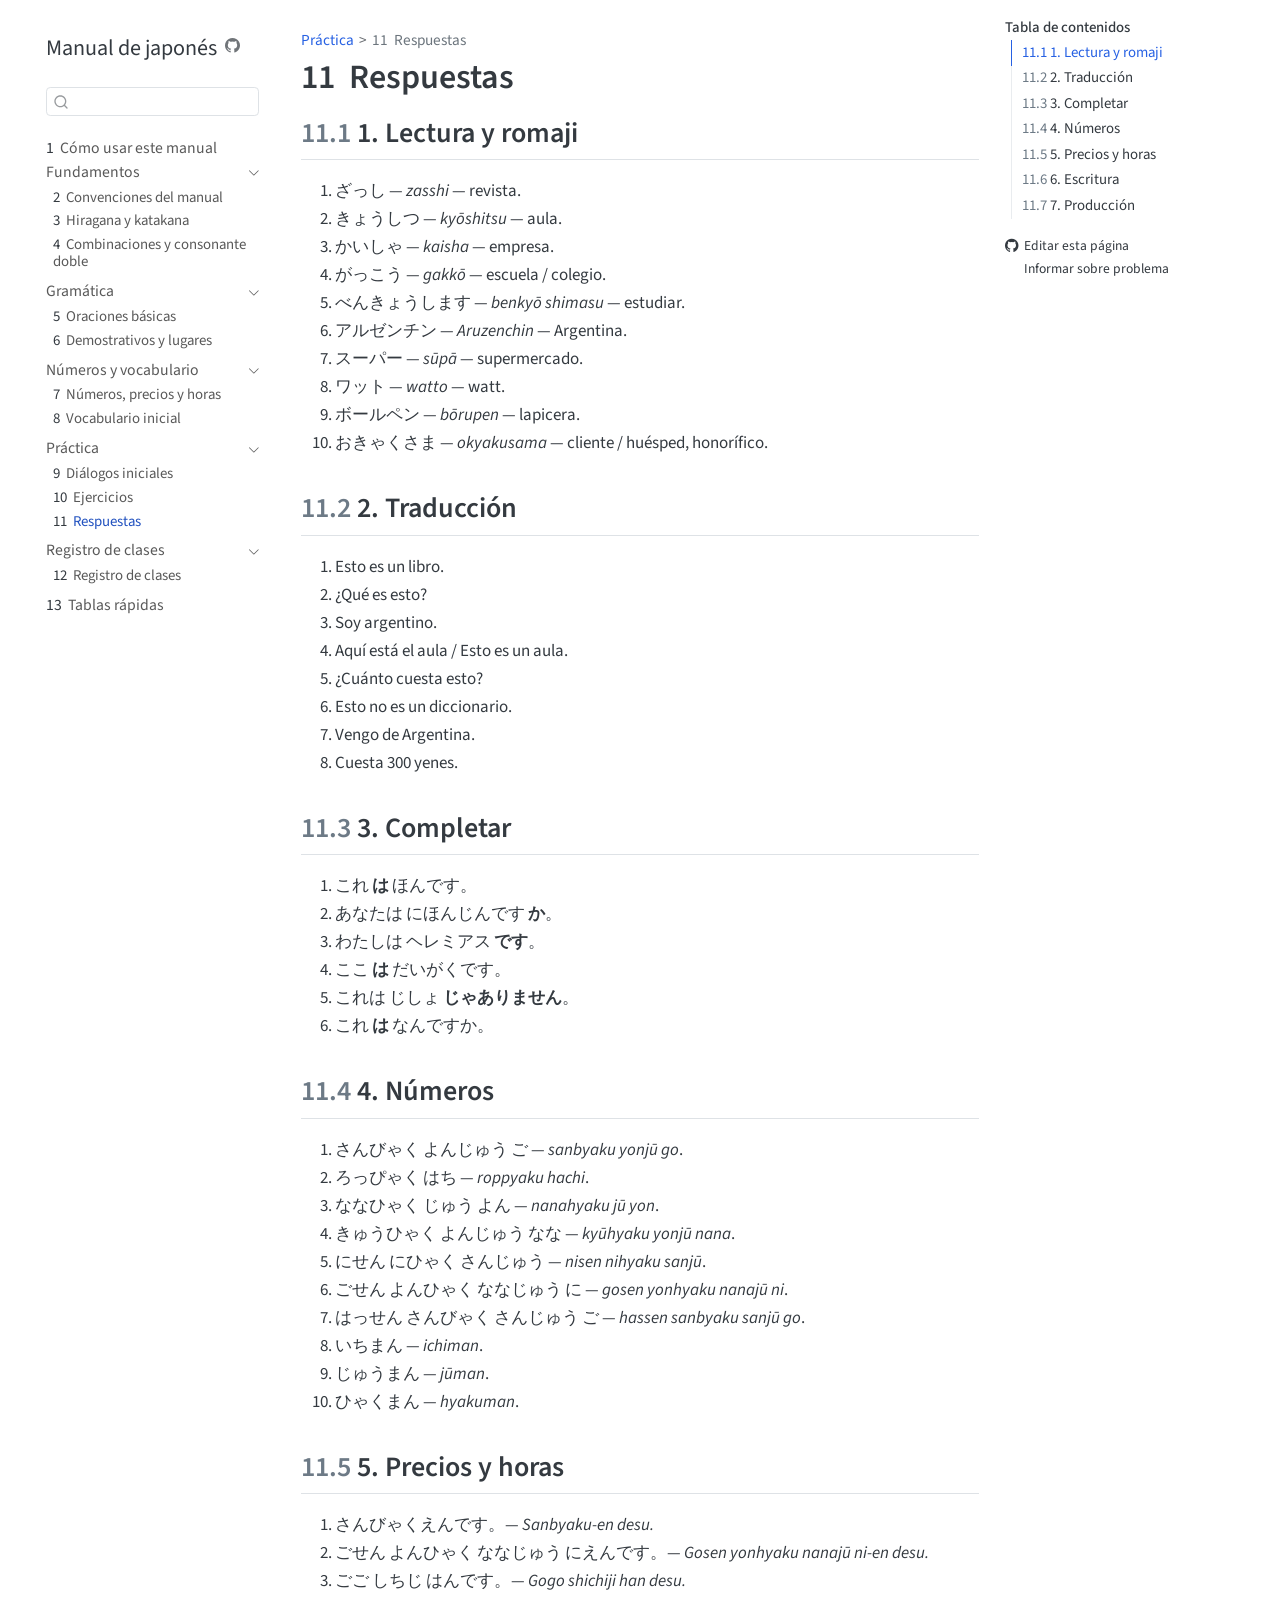
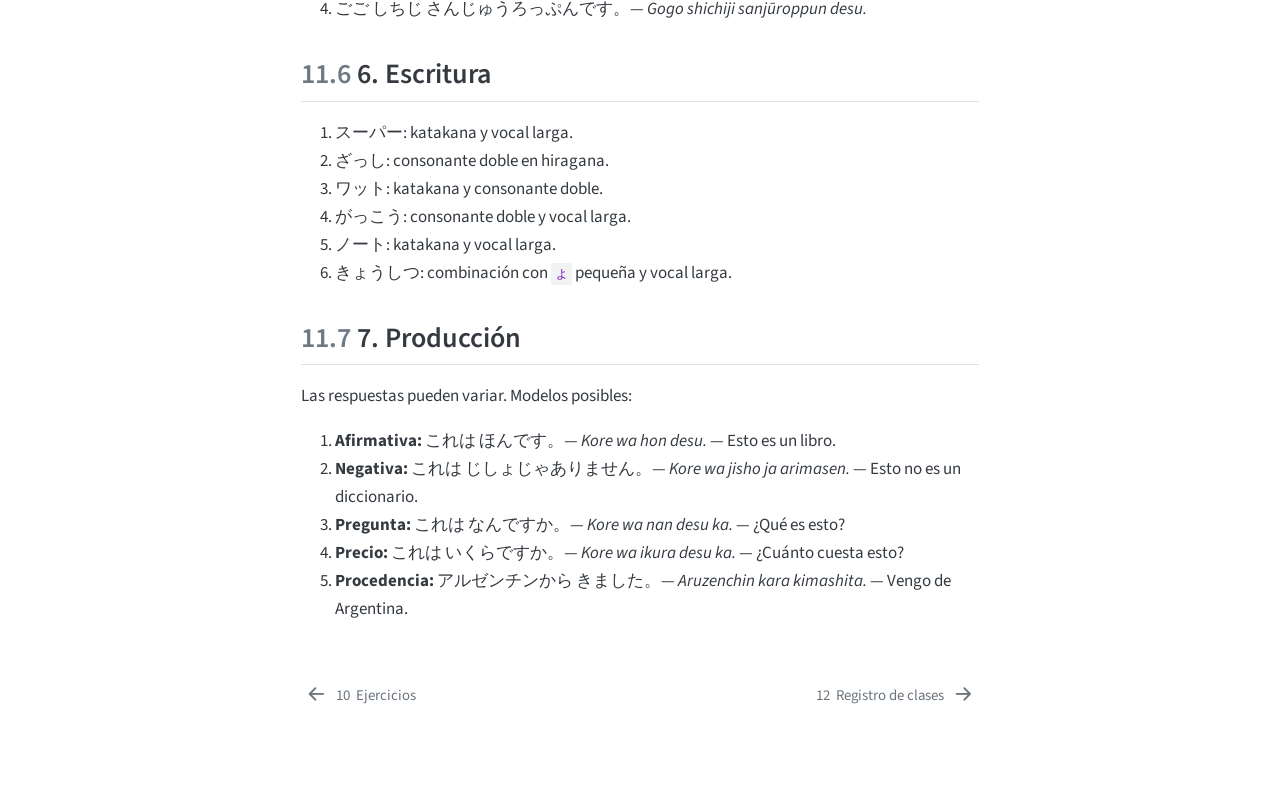
<file: 07-ejercicios/respuestas.html>
<!DOCTYPE html>
<html xmlns="http://www.w3.org/1999/xhtml" lang="es" xml:lang="es"><head>

<meta charset="utf-8">
<meta name="generator" content="quarto-1.9.38">

<meta name="viewport" content="width=device-width, initial-scale=1.0, user-scalable=yes">


<title>11&nbsp; Respuestas – Manual de japonés</title>
<style>
/* Default styles provided by pandoc.
** See https://pandoc.org/MANUAL.html#variables-for-html for config info.
*/
code{white-space: pre-wrap;}
span.smallcaps{font-variant: small-caps;}
div.columns{display: flex; gap: min(4vw, 1.5em);}
div.column{flex: auto; overflow-x: auto;}
div.hanging-indent{margin-left: 1.5em; text-indent: -1.5em;}
ul.task-list{list-style: none;}
ul.task-list li input[type="checkbox"] {
  width: 0.8em;
  margin: 0 0.8em 0.2em -1em; /* quarto-specific, see https://github.com/quarto-dev/quarto-cli/issues/4556 */ 
  vertical-align: middle;
}
</style>


<script src="../site_libs/quarto-nav/quarto-nav.js"></script>
<script src="../site_libs/quarto-nav/headroom.min.js"></script>
<script src="../site_libs/clipboard/clipboard.min.js"></script>
<script src="../site_libs/quarto-search/autocomplete.umd.js"></script>
<script src="../site_libs/quarto-search/fuse.min.js"></script>
<script src="../site_libs/quarto-search/quarto-search.js"></script>
<meta name="quarto:offset" content="../">
<link href="../08-registro-clases/indice.html" rel="next">
<link href="../07-ejercicios/ejercicios.html" rel="prev">
<script src="../site_libs/quarto-html/quarto.js" type="module"></script>
<script src="../site_libs/quarto-html/tabsets/tabsets.js" type="module"></script>
<script src="../site_libs/quarto-html/popper.min.js"></script>
<script src="../site_libs/quarto-html/tippy.umd.min.js"></script>
<script src="../site_libs/quarto-html/anchor.min.js"></script>
<link href="../site_libs/quarto-html/tippy.css" rel="stylesheet">
<link href="../site_libs/quarto-html/quarto-syntax-highlighting-15634bcf2e68342d4ad2dfa704d543f6.css" rel="stylesheet" id="quarto-text-highlighting-styles">
<script src="../site_libs/bootstrap/bootstrap.min.js"></script>
<link href="../site_libs/bootstrap/bootstrap-icons.css" rel="stylesheet">
<link href="../site_libs/bootstrap/bootstrap-514c3c5c645fecdfd9acb6a6b9a944a6.min.css" rel="stylesheet" append-hash="true" id="quarto-bootstrap" data-mode="light">
<script id="quarto-search-options" type="application/json">{
  "location": "sidebar",
  "copy-button": false,
  "collapse-after": 3,
  "panel-placement": "start",
  "type": "textbox",
  "limit": 50,
  "keyboard-shortcut": [
    "f",
    "/",
    "s"
  ],
  "show-item-context": false,
  "language": {
    "search-no-results-text": "No se han encontrado resultados",
    "search-matching-documents-text": "documentos encontrados",
    "search-copy-link-title": "Copiar el enlace en la búsqueda",
    "search-hide-matches-text": "Ocultar resultados adicionales",
    "search-more-match-text": "resultado adicional en este documento",
    "search-more-matches-text": "resultados adicionales en este documento",
    "search-clear-button-title": "Borrar",
    "search-text-placeholder": "",
    "search-detached-cancel-button-title": "Cancelar",
    "search-submit-button-title": "Enviar",
    "search-label": "Buscar"
  }
}</script>


<link rel="stylesheet" href="../estilos/manual.css">
</head>

<body class="nav-sidebar floating quarto-light">

<div id="quarto-search-results"></div>
  <header id="quarto-header" class="headroom fixed-top">
  <nav class="quarto-secondary-nav">
    <div class="container-fluid d-flex">
      <button type="button" class="quarto-btn-toggle btn" data-bs-toggle="collapse" role="button" data-bs-target=".quarto-sidebar-collapse-item" aria-controls="quarto-sidebar" aria-expanded="false" aria-label="Alternar barra lateral" onclick="if (window.quartoToggleHeadroom) { window.quartoToggleHeadroom(); }">
        <i class="bi bi-layout-text-sidebar-reverse"></i>
      </button>
        <nav class="quarto-page-breadcrumbs" aria-label="breadcrumb"><ol class="breadcrumb"><li class="breadcrumb-item"><a href="../06-dialogos/dialogos-iniciales.html">Práctica</a></li><li class="breadcrumb-item"><a href="../07-ejercicios/respuestas.html"><span class="chapter-number">11</span>&nbsp; <span class="chapter-title">Respuestas</span></a></li></ol></nav>
        <a class="flex-grow-1" role="navigation" data-bs-toggle="collapse" data-bs-target=".quarto-sidebar-collapse-item" aria-controls="quarto-sidebar" aria-expanded="false" aria-label="Alternar barra lateral" onclick="if (window.quartoToggleHeadroom) { window.quartoToggleHeadroom(); }">      
        </a>
      <button type="button" class="btn quarto-search-button" aria-label="Buscar" onclick="window.quartoOpenSearch();">
        <i class="bi bi-search"></i>
      </button>
    </div>
  </nav>
</header>
<!-- content -->
<div id="quarto-content" class="quarto-container page-columns page-rows-contents page-layout-article">
<!-- sidebar -->
  <nav id="quarto-sidebar" class="sidebar collapse collapse-horizontal quarto-sidebar-collapse-item sidebar-navigation floating overflow-auto">
    <div class="pt-lg-2 mt-2 text-left sidebar-header">
    <div class="sidebar-title mb-0 py-0">
      <a href="../">Manual de japonés</a> 
        <div class="sidebar-tools-main">
    <a href="https://github.com/likerman/manual-japones" title="Ejecutar el código" class="quarto-navigation-tool px-1" aria-label="Ejecutar el código"><i class="bi bi-github"></i></a>
</div>
    </div>
      </div>
        <div class="mt-2 flex-shrink-0 align-items-center">
        <div class="sidebar-search">
        <div id="quarto-search" class="" title="Buscar"></div>
        </div>
        </div>
    <div class="sidebar-menu-container"> 
    <ul class="list-unstyled mt-1">
        <li class="sidebar-item">
  <div class="sidebar-item-container"> 
  <a href="../index.html" class="sidebar-item-text sidebar-link">
 <span class="menu-text"><span class="chapter-number">1</span>&nbsp; <span class="chapter-title">Cómo usar este manual</span></span></a>
  </div>
</li>
        <li class="sidebar-item sidebar-item-section">
      <div class="sidebar-item-container"> 
            <a class="sidebar-item-text sidebar-link text-start" data-bs-toggle="collapse" data-bs-target="#quarto-sidebar-section-1" role="navigation" aria-expanded="true">
 <span class="menu-text">Fundamentos</span></a>
          <a class="sidebar-item-toggle text-start" data-bs-toggle="collapse" data-bs-target="#quarto-sidebar-section-1" role="navigation" aria-expanded="true" aria-label="Alternar sección">
            <i class="bi bi-chevron-right ms-2"></i>
          </a> 
      </div>
      <ul id="quarto-sidebar-section-1" class="collapse list-unstyled sidebar-section depth1 show">  
          <li class="sidebar-item">
  <div class="sidebar-item-container"> 
  <a href="../01-introduccion/convenciones.html" class="sidebar-item-text sidebar-link">
 <span class="menu-text"><span class="chapter-number">2</span>&nbsp; <span class="chapter-title">Convenciones del manual</span></span></a>
  </div>
</li>
          <li class="sidebar-item">
  <div class="sidebar-item-container"> 
  <a href="../02-escritura/hiragana-katakana.html" class="sidebar-item-text sidebar-link">
 <span class="menu-text"><span class="chapter-number">3</span>&nbsp; <span class="chapter-title">Hiragana y katakana</span></span></a>
  </div>
</li>
          <li class="sidebar-item">
  <div class="sidebar-item-container"> 
  <a href="../02-escritura/combinaciones.html" class="sidebar-item-text sidebar-link">
 <span class="menu-text"><span class="chapter-number">4</span>&nbsp; <span class="chapter-title">Combinaciones y consonante doble</span></span></a>
  </div>
</li>
      </ul>
  </li>
        <li class="sidebar-item sidebar-item-section">
      <div class="sidebar-item-container"> 
            <a class="sidebar-item-text sidebar-link text-start" data-bs-toggle="collapse" data-bs-target="#quarto-sidebar-section-2" role="navigation" aria-expanded="true">
 <span class="menu-text">Gramática</span></a>
          <a class="sidebar-item-toggle text-start" data-bs-toggle="collapse" data-bs-target="#quarto-sidebar-section-2" role="navigation" aria-expanded="true" aria-label="Alternar sección">
            <i class="bi bi-chevron-right ms-2"></i>
          </a> 
      </div>
      <ul id="quarto-sidebar-section-2" class="collapse list-unstyled sidebar-section depth1 show">  
          <li class="sidebar-item">
  <div class="sidebar-item-container"> 
  <a href="../03-gramatica/oraciones-basicas.html" class="sidebar-item-text sidebar-link">
 <span class="menu-text"><span class="chapter-number">5</span>&nbsp; <span class="chapter-title">Oraciones básicas</span></span></a>
  </div>
</li>
          <li class="sidebar-item">
  <div class="sidebar-item-container"> 
  <a href="../03-gramatica/demostrativos-lugares.html" class="sidebar-item-text sidebar-link">
 <span class="menu-text"><span class="chapter-number">6</span>&nbsp; <span class="chapter-title">Demostrativos y lugares</span></span></a>
  </div>
</li>
      </ul>
  </li>
        <li class="sidebar-item sidebar-item-section">
      <div class="sidebar-item-container"> 
            <a class="sidebar-item-text sidebar-link text-start" data-bs-toggle="collapse" data-bs-target="#quarto-sidebar-section-3" role="navigation" aria-expanded="true">
 <span class="menu-text">Números y vocabulario</span></a>
          <a class="sidebar-item-toggle text-start" data-bs-toggle="collapse" data-bs-target="#quarto-sidebar-section-3" role="navigation" aria-expanded="true" aria-label="Alternar sección">
            <i class="bi bi-chevron-right ms-2"></i>
          </a> 
      </div>
      <ul id="quarto-sidebar-section-3" class="collapse list-unstyled sidebar-section depth1 show">  
          <li class="sidebar-item">
  <div class="sidebar-item-container"> 
  <a href="../04-numeros-tiempo/numeros-precios-horas.html" class="sidebar-item-text sidebar-link">
 <span class="menu-text"><span class="chapter-number">7</span>&nbsp; <span class="chapter-title">Números, precios y horas</span></span></a>
  </div>
</li>
          <li class="sidebar-item">
  <div class="sidebar-item-container"> 
  <a href="../05-vocabulario/vocabulario-inicial.html" class="sidebar-item-text sidebar-link">
 <span class="menu-text"><span class="chapter-number">8</span>&nbsp; <span class="chapter-title">Vocabulario inicial</span></span></a>
  </div>
</li>
      </ul>
  </li>
        <li class="sidebar-item sidebar-item-section">
      <div class="sidebar-item-container"> 
            <a class="sidebar-item-text sidebar-link text-start" data-bs-toggle="collapse" data-bs-target="#quarto-sidebar-section-4" role="navigation" aria-expanded="true">
 <span class="menu-text">Práctica</span></a>
          <a class="sidebar-item-toggle text-start" data-bs-toggle="collapse" data-bs-target="#quarto-sidebar-section-4" role="navigation" aria-expanded="true" aria-label="Alternar sección">
            <i class="bi bi-chevron-right ms-2"></i>
          </a> 
      </div>
      <ul id="quarto-sidebar-section-4" class="collapse list-unstyled sidebar-section depth1 show">  
          <li class="sidebar-item">
  <div class="sidebar-item-container"> 
  <a href="../06-dialogos/dialogos-iniciales.html" class="sidebar-item-text sidebar-link">
 <span class="menu-text"><span class="chapter-number">9</span>&nbsp; <span class="chapter-title">Diálogos iniciales</span></span></a>
  </div>
</li>
          <li class="sidebar-item">
  <div class="sidebar-item-container"> 
  <a href="../07-ejercicios/ejercicios.html" class="sidebar-item-text sidebar-link">
 <span class="menu-text"><span class="chapter-number">10</span>&nbsp; <span class="chapter-title">Ejercicios</span></span></a>
  </div>
</li>
          <li class="sidebar-item">
  <div class="sidebar-item-container"> 
  <a href="../07-ejercicios/respuestas.html" class="sidebar-item-text sidebar-link active">
 <span class="menu-text"><span class="chapter-number">11</span>&nbsp; <span class="chapter-title">Respuestas</span></span></a>
  </div>
</li>
      </ul>
  </li>
        <li class="sidebar-item sidebar-item-section">
      <div class="sidebar-item-container"> 
            <a class="sidebar-item-text sidebar-link text-start" data-bs-toggle="collapse" data-bs-target="#quarto-sidebar-section-5" role="navigation" aria-expanded="true">
 <span class="menu-text">Registro de clases</span></a>
          <a class="sidebar-item-toggle text-start" data-bs-toggle="collapse" data-bs-target="#quarto-sidebar-section-5" role="navigation" aria-expanded="true" aria-label="Alternar sección">
            <i class="bi bi-chevron-right ms-2"></i>
          </a> 
      </div>
      <ul id="quarto-sidebar-section-5" class="collapse list-unstyled sidebar-section depth1 show">  
          <li class="sidebar-item">
  <div class="sidebar-item-container"> 
  <a href="../08-registro-clases/indice.html" class="sidebar-item-text sidebar-link">
 <span class="menu-text"><span class="chapter-number">12</span>&nbsp; <span class="chapter-title">Registro de clases</span></span></a>
  </div>
</li>
      </ul>
  </li>
        <li class="sidebar-item">
  <div class="sidebar-item-container"> 
  <a href="../09-apendices/tablas-rapidas.html" class="sidebar-item-text sidebar-link">
 <span class="menu-text"><span class="chapter-number">13</span>&nbsp; <span class="chapter-title">Tablas rápidas</span></span></a>
  </div>
</li>
    </ul>
    </div>
</nav>
<div id="quarto-sidebar-glass" class="quarto-sidebar-collapse-item" data-bs-toggle="collapse" data-bs-target=".quarto-sidebar-collapse-item"></div>
<!-- margin-sidebar -->
    <div id="quarto-margin-sidebar" class="sidebar margin-sidebar">
        <nav id="TOC" role="doc-toc" class="toc-active">
    <h2 id="toc-title">Tabla de contenidos</h2>
   
  <ul>
  <li><a href="#lectura-y-romaji" id="toc-lectura-y-romaji" class="nav-link active" data-scroll-target="#lectura-y-romaji"><span class="header-section-number">11.1</span> 1. Lectura y romaji</a></li>
  <li><a href="#traducción" id="toc-traducción" class="nav-link" data-scroll-target="#traducción"><span class="header-section-number">11.2</span> 2. Traducción</a></li>
  <li><a href="#completar" id="toc-completar" class="nav-link" data-scroll-target="#completar"><span class="header-section-number">11.3</span> 3. Completar</a></li>
  <li><a href="#números" id="toc-números" class="nav-link" data-scroll-target="#números"><span class="header-section-number">11.4</span> 4. Números</a></li>
  <li><a href="#precios-y-horas" id="toc-precios-y-horas" class="nav-link" data-scroll-target="#precios-y-horas"><span class="header-section-number">11.5</span> 5. Precios y horas</a></li>
  <li><a href="#escritura" id="toc-escritura" class="nav-link" data-scroll-target="#escritura"><span class="header-section-number">11.6</span> 6. Escritura</a></li>
  <li><a href="#producción" id="toc-producción" class="nav-link" data-scroll-target="#producción"><span class="header-section-number">11.7</span> 7. Producción</a></li>
  </ul>
<div class="toc-actions"><ul><li><a href="https://github.com/likerman/manual-japones/edit/main/07-ejercicios/respuestas.qmd" class="toc-action"><i class="bi bi-github"></i>Editar esta página</a></li><li><a href="https://github.com/likerman/manual-japones/issues/new" class="toc-action"><i class="bi empty"></i>Informar sobre problema</a></li></ul></div></nav>
    </div>
<!-- main -->
<main class="content" id="quarto-document-content">

<header id="title-block-header" class="quarto-title-block default"><nav class="quarto-page-breadcrumbs quarto-title-breadcrumbs d-none d-lg-block" aria-label="breadcrumb"><ol class="breadcrumb"><li class="breadcrumb-item"><a href="../06-dialogos/dialogos-iniciales.html">Práctica</a></li><li class="breadcrumb-item"><a href="../07-ejercicios/respuestas.html"><span class="chapter-number">11</span>&nbsp; <span class="chapter-title">Respuestas</span></a></li></ol></nav>
<div class="quarto-title">
<h1 class="title"><span class="chapter-number">11</span>&nbsp; <span class="chapter-title">Respuestas</span></h1>
</div>



<div class="quarto-title-meta">

    
  
    
  </div>
  


</header>


<section id="lectura-y-romaji" class="level2" data-number="11.1">
<h2 data-number="11.1" class="anchored" data-anchor-id="lectura-y-romaji"><span class="header-section-number">11.1</span> 1. Lectura y romaji</h2>
<ol type="1">
<li>ざっし — <em>zasshi</em> — revista.</li>
<li>きょうしつ — <em>kyōshitsu</em> — aula.</li>
<li>かいしゃ — <em>kaisha</em> — empresa.</li>
<li>がっこう — <em>gakkō</em> — escuela / colegio.</li>
<li>べんきょうします — <em>benkyō shimasu</em> — estudiar.</li>
<li>アルゼンチン — <em>Aruzenchin</em> — Argentina.</li>
<li>スーパー — <em>sūpā</em> — supermercado.</li>
<li>ワット — <em>watto</em> — watt.</li>
<li>ボールペン — <em>bōrupen</em> — lapicera.</li>
<li>おきゃくさま — <em>okyakusama</em> — cliente / huésped, honorífico.</li>
</ol>
</section>
<section id="traducción" class="level2" data-number="11.2">
<h2 data-number="11.2" class="anchored" data-anchor-id="traducción"><span class="header-section-number">11.2</span> 2. Traducción</h2>
<ol type="1">
<li>Esto es un libro.</li>
<li>¿Qué es esto?</li>
<li>Soy argentino.</li>
<li>Aquí está el aula / Esto es un aula.</li>
<li>¿Cuánto cuesta esto?</li>
<li>Esto no es un diccionario.</li>
<li>Vengo de Argentina.</li>
<li>Cuesta 300 yenes.</li>
</ol>
</section>
<section id="completar" class="level2" data-number="11.3">
<h2 data-number="11.3" class="anchored" data-anchor-id="completar"><span class="header-section-number">11.3</span> 3. Completar</h2>
<ol type="1">
<li>これ <strong>は</strong> ほんです。</li>
<li>あなたは にほんじんです <strong>か</strong>。</li>
<li>わたしは ヘレミアス <strong>です</strong>。</li>
<li>ここ <strong>は</strong> だいがくです。</li>
<li>これは じしょ <strong>じゃありません</strong>。</li>
<li>これ <strong>は</strong> なんですか。</li>
</ol>
</section>
<section id="números" class="level2" data-number="11.4">
<h2 data-number="11.4" class="anchored" data-anchor-id="números"><span class="header-section-number">11.4</span> 4. Números</h2>
<ol type="1">
<li>さんびゃく よんじゅう ご — <em>sanbyaku yonjū go</em>.</li>
<li>ろっぴゃく はち — <em>roppyaku hachi</em>.</li>
<li>ななひゃく じゅう よん — <em>nanahyaku jū yon</em>.</li>
<li>きゅうひゃく よんじゅう なな — <em>kyūhyaku yonjū nana</em>.</li>
<li>にせん にひゃく さんじゅう — <em>nisen nihyaku sanjū</em>.</li>
<li>ごせん よんひゃく ななじゅう に — <em>gosen yonhyaku nanajū ni</em>.</li>
<li>はっせん さんびゃく さんじゅう ご — <em>hassen sanbyaku sanjū go</em>.</li>
<li>いちまん — <em>ichiman</em>.</li>
<li>じゅうまん — <em>jūman</em>.</li>
<li>ひゃくまん — <em>hyakuman</em>.</li>
</ol>
</section>
<section id="precios-y-horas" class="level2" data-number="11.5">
<h2 data-number="11.5" class="anchored" data-anchor-id="precios-y-horas"><span class="header-section-number">11.5</span> 5. Precios y horas</h2>
<ol type="1">
<li>さんびゃくえんです。— <em>Sanbyaku-en desu.</em></li>
<li>ごせん よんひゃく ななじゅう にえんです。— <em>Gosen yonhyaku nanajū ni-en desu.</em></li>
<li>ごご しちじ はんです。— <em>Gogo shichiji han desu.</em></li>
<li>ごご しちじ さんじゅうろっぷんです。— <em>Gogo shichiji sanjūroppun desu.</em></li>
</ol>
</section>
<section id="escritura" class="level2" data-number="11.6">
<h2 data-number="11.6" class="anchored" data-anchor-id="escritura"><span class="header-section-number">11.6</span> 6. Escritura</h2>
<ol type="1">
<li>スーパー: katakana y vocal larga.</li>
<li>ざっし: consonante doble en hiragana.</li>
<li>ワット: katakana y consonante doble.</li>
<li>がっこう: consonante doble y vocal larga.</li>
<li>ノート: katakana y vocal larga.</li>
<li>きょうしつ: combinación con <code>ょ</code> pequeña y vocal larga.</li>
</ol>
</section>
<section id="producción" class="level2" data-number="11.7">
<h2 data-number="11.7" class="anchored" data-anchor-id="producción"><span class="header-section-number">11.7</span> 7. Producción</h2>
<p>Las respuestas pueden variar. Modelos posibles:</p>
<ol type="1">
<li><strong>Afirmativa:</strong> これは ほんです。— <em>Kore wa hon desu.</em> — Esto es un libro.</li>
<li><strong>Negativa:</strong> これは じしょじゃありません。— <em>Kore wa jisho ja arimasen.</em> — Esto no es un diccionario.</li>
<li><strong>Pregunta:</strong> これは なんですか。— <em>Kore wa nan desu ka.</em> — ¿Qué es esto?</li>
<li><strong>Precio:</strong> これは いくらですか。— <em>Kore wa ikura desu ka.</em> — ¿Cuánto cuesta esto?</li>
<li><strong>Procedencia:</strong> アルゼンチンから きました。— <em>Aruzenchin kara kimashita.</em> — Vengo de Argentina.</li>
</ol>


</section>

</main> <!-- /main -->
<script id="quarto-html-after-body" type="application/javascript">
  window.document.addEventListener("DOMContentLoaded", function (event) {
    const icon = "";
    const anchorJS = new window.AnchorJS();
    anchorJS.options = {
      placement: 'right',
      icon: icon
    };
    anchorJS.add('.anchored');
    const isCodeAnnotation = (el) => {
      for (const clz of el.classList) {
        if (clz.startsWith('code-annotation-')) {                     
          return true;
        }
      }
      return false;
    }
    const onCopySuccess = function(e) {
      // button target
      const button = e.trigger;
      // don't keep focus
      button.blur();
      // flash "checked"
      button.classList.add('code-copy-button-checked');
      var currentTitle = button.getAttribute("title");
      button.setAttribute("title", "Copiado");
      let tooltip;
      if (window.bootstrap) {
        button.setAttribute("data-bs-toggle", "tooltip");
        button.setAttribute("data-bs-placement", "left");
        button.setAttribute("data-bs-title", "Copiado");
        tooltip = new bootstrap.Tooltip(button, 
          { trigger: "manual", 
            customClass: "code-copy-button-tooltip",
            offset: [0, -8]});
        tooltip.show();    
      }
      setTimeout(function() {
        if (tooltip) {
          tooltip.hide();
          button.removeAttribute("data-bs-title");
          button.removeAttribute("data-bs-toggle");
          button.removeAttribute("data-bs-placement");
        }
        button.setAttribute("title", currentTitle);
        button.classList.remove('code-copy-button-checked');
      }, 1000);
      // clear code selection
      e.clearSelection();
    }
    const getTextToCopy = function(trigger) {
      const outerScaffold = trigger.parentElement.cloneNode(true);
      const codeEl = outerScaffold.querySelector('code');
      for (const childEl of codeEl.children) {
        if (isCodeAnnotation(childEl)) {
          childEl.remove();
        }
      }
      return codeEl.innerText;
    }
    const clipboard = new window.ClipboardJS('.code-copy-button:not([data-in-quarto-modal])', {
      text: getTextToCopy
    });
    clipboard.on('success', onCopySuccess);
    if (window.document.getElementById('quarto-embedded-source-code-modal')) {
      const clipboardModal = new window.ClipboardJS('.code-copy-button[data-in-quarto-modal]', {
        text: getTextToCopy,
        container: window.document.getElementById('quarto-embedded-source-code-modal')
      });
      clipboardModal.on('success', onCopySuccess);
    }
      var localhostRegex = new RegExp(/^(?:http|https):\/\/localhost\:?[0-9]*\//);
      var mailtoRegex = new RegExp(/^mailto:/);
        var filterRegex = new RegExp('/' + window.location.host + '/');
      var isInternal = (href) => {
          return filterRegex.test(href) || localhostRegex.test(href) || mailtoRegex.test(href);
      }
      // Inspect non-navigation links and adorn them if external
     var links = window.document.querySelectorAll('a[href]:not(.nav-link):not(.navbar-brand):not(.toc-action):not(.sidebar-link):not(.sidebar-item-toggle):not(.pagination-link):not(.no-external):not([aria-hidden]):not(.dropdown-item):not(.quarto-navigation-tool):not(.about-link)');
      for (var i=0; i<links.length; i++) {
        const link = links[i];
        if (!isInternal(link.href)) {
          // undo the damage that might have been done by quarto-nav.js in the case of
          // links that we want to consider external
          if (link.dataset.originalHref !== undefined) {
            link.href = link.dataset.originalHref;
          }
        }
      }
    function tippyHover(el, contentFn, onTriggerFn, onUntriggerFn) {
      const config = {
        allowHTML: true,
        maxWidth: 500,
        delay: 100,
        arrow: false,
        appendTo: function(el) {
            return el.parentElement;
        },
        interactive: true,
        interactiveBorder: 10,
        theme: 'quarto',
        placement: 'bottom-start',
      };
      if (contentFn) {
        config.content = contentFn;
      }
      if (onTriggerFn) {
        config.onTrigger = onTriggerFn;
      }
      if (onUntriggerFn) {
        config.onUntrigger = onUntriggerFn;
      }
      window.tippy(el, config); 
    }
    const noterefs = window.document.querySelectorAll('a[role="doc-noteref"]');
    for (var i=0; i<noterefs.length; i++) {
      const ref = noterefs[i];
      tippyHover(ref, function() {
        // use id or data attribute instead here
        let href = ref.getAttribute('data-footnote-href') || ref.getAttribute('href');
        try { href = new URL(href).hash; } catch {}
        const id = href.replace(/^#\/?/, "");
        const note = window.document.getElementById(id);
        if (note) {
          return note.innerHTML;
        } else {
          return "";
        }
      });
    }
    const xrefs = window.document.querySelectorAll('a.quarto-xref');
    const processXRef = (id, note) => {
      // Strip column container classes
      const stripColumnClz = (el) => {
        el.classList.remove("page-full", "page-columns");
        if (el.children) {
          for (const child of el.children) {
            stripColumnClz(child);
          }
        }
      }
      stripColumnClz(note)
      if (id === null || id.startsWith('sec-')) {
        // Special case sections, only their first couple elements
        const container = document.createElement("div");
        if (note.children && note.children.length > 2) {
          container.appendChild(note.children[0].cloneNode(true));
          for (let i = 1; i < note.children.length; i++) {
            const child = note.children[i];
            if (child.tagName === "P" && child.innerText === "") {
              continue;
            } else {
              container.appendChild(child.cloneNode(true));
              break;
            }
          }
          if (window.Quarto?.typesetMath) {
            window.Quarto.typesetMath(container);
          }
          return container.innerHTML
        } else {
          if (window.Quarto?.typesetMath) {
            window.Quarto.typesetMath(note);
          }
          return note.innerHTML;
        }
      } else {
        // Remove any anchor links if they are present
        const anchorLink = note.querySelector('a.anchorjs-link');
        if (anchorLink) {
          anchorLink.remove();
        }
        if (window.Quarto?.typesetMath) {
          window.Quarto.typesetMath(note);
        }
        if (note.classList.contains("callout")) {
          return note.outerHTML;
        } else {
          return note.innerHTML;
        }
      }
    }
    for (var i=0; i<xrefs.length; i++) {
      const xref = xrefs[i];
      tippyHover(xref, undefined, function(instance) {
        instance.disable();
        let url = xref.getAttribute('href');
        let hash = undefined; 
        if (url.startsWith('#')) {
          hash = url;
        } else {
          try { hash = new URL(url).hash; } catch {}
        }
        if (hash) {
          const id = hash.replace(/^#\/?/, "");
          const note = window.document.getElementById(id);
          if (note !== null) {
            try {
              const html = processXRef(id, note.cloneNode(true));
              instance.setContent(html);
            } finally {
              instance.enable();
              instance.show();
            }
          } else {
            // See if we can fetch this
            fetch(url.split('#')[0])
            .then(res => res.text())
            .then(html => {
              const parser = new DOMParser();
              const htmlDoc = parser.parseFromString(html, "text/html");
              const note = htmlDoc.getElementById(id);
              if (note !== null) {
                const html = processXRef(id, note);
                instance.setContent(html);
              } 
            }).finally(() => {
              instance.enable();
              instance.show();
            });
          }
        } else {
          // See if we can fetch a full url (with no hash to target)
          // This is a special case and we should probably do some content thinning / targeting
          fetch(url)
          .then(res => res.text())
          .then(html => {
            const parser = new DOMParser();
            const htmlDoc = parser.parseFromString(html, "text/html");
            const note = htmlDoc.querySelector('main.content');
            if (note !== null) {
              // This should only happen for chapter cross references
              // (since there is no id in the URL)
              // remove the first header
              if (note.children.length > 0 && note.children[0].tagName === "HEADER") {
                note.children[0].remove();
              }
              const html = processXRef(null, note);
              instance.setContent(html);
            } 
          }).finally(() => {
            instance.enable();
            instance.show();
          });
        }
      }, function(instance) {
      });
    }
        let selectedAnnoteEl;
        const selectorForAnnotation = ( cell, annotation) => {
          let cellAttr = 'data-code-cell="' + cell + '"';
          let lineAttr = 'data-code-annotation="' +  annotation + '"';
          const selector = 'span[' + cellAttr + '][' + lineAttr + ']';
          return selector;
        }
        const selectCodeLines = (annoteEl) => {
          const doc = window.document;
          const targetCell = annoteEl.getAttribute("data-target-cell");
          const targetAnnotation = annoteEl.getAttribute("data-target-annotation");
          const annoteSpan = window.document.querySelector(selectorForAnnotation(targetCell, targetAnnotation));
          const lines = annoteSpan.getAttribute("data-code-lines").split(",");
          const lineIds = lines.map((line) => {
            return targetCell + "-" + line;
          })
          let top = null;
          let height = null;
          let parent = null;
          if (lineIds.length > 0) {
              //compute the position of the single el (top and bottom and make a div)
              const el = window.document.getElementById(lineIds[0]);
              top = el.offsetTop;
              height = el.offsetHeight;
              parent = el.parentElement.parentElement;
            if (lineIds.length > 1) {
              const lastEl = window.document.getElementById(lineIds[lineIds.length - 1]);
              const bottom = lastEl.offsetTop + lastEl.offsetHeight;
              height = bottom - top;
            }
            if (top !== null && height !== null && parent !== null) {
              // cook up a div (if necessary) and position it 
              let div = window.document.getElementById("code-annotation-line-highlight");
              if (div === null) {
                div = window.document.createElement("div");
                div.setAttribute("id", "code-annotation-line-highlight");
                div.style.position = 'absolute';
                parent.appendChild(div);
              }
              div.style.top = top - 2 + "px";
              div.style.height = height + 4 + "px";
              div.style.left = 0;
              let gutterDiv = window.document.getElementById("code-annotation-line-highlight-gutter");
              if (gutterDiv === null) {
                gutterDiv = window.document.createElement("div");
                gutterDiv.setAttribute("id", "code-annotation-line-highlight-gutter");
                gutterDiv.style.position = 'absolute';
                const codeCell = window.document.getElementById(targetCell);
                const gutter = codeCell.querySelector('.code-annotation-gutter');
                gutter.appendChild(gutterDiv);
              }
              gutterDiv.style.top = top - 2 + "px";
              gutterDiv.style.height = height + 4 + "px";
            }
            selectedAnnoteEl = annoteEl;
          }
        };
        const unselectCodeLines = () => {
          const elementsIds = ["code-annotation-line-highlight", "code-annotation-line-highlight-gutter"];
          elementsIds.forEach((elId) => {
            const div = window.document.getElementById(elId);
            if (div) {
              div.remove();
            }
          });
          selectedAnnoteEl = undefined;
        };
          // Handle positioning of the toggle
      window.addEventListener(
        "resize",
        throttle(() => {
          elRect = undefined;
          if (selectedAnnoteEl) {
            selectCodeLines(selectedAnnoteEl);
          }
        }, 10)
      );
      function throttle(fn, ms) {
      let throttle = false;
      let timer;
        return (...args) => {
          if(!throttle) { // first call gets through
              fn.apply(this, args);
              throttle = true;
          } else { // all the others get throttled
              if(timer) clearTimeout(timer); // cancel #2
              timer = setTimeout(() => {
                fn.apply(this, args);
                timer = throttle = false;
              }, ms);
          }
        };
      }
        // Attach click handler to the DT
        const annoteDls = window.document.querySelectorAll('dt[data-target-cell]');
        for (const annoteDlNode of annoteDls) {
          annoteDlNode.addEventListener('click', (event) => {
            const clickedEl = event.target;
            if (clickedEl !== selectedAnnoteEl) {
              unselectCodeLines();
              const activeEl = window.document.querySelector('dt[data-target-cell].code-annotation-active');
              if (activeEl) {
                activeEl.classList.remove('code-annotation-active');
              }
              selectCodeLines(clickedEl);
              clickedEl.classList.add('code-annotation-active');
            } else {
              // Unselect the line
              unselectCodeLines();
              clickedEl.classList.remove('code-annotation-active');
            }
          });
        }
    const findCites = (el) => {
      const parentEl = el.parentElement;
      if (parentEl) {
        const cites = parentEl.dataset.cites;
        if (cites) {
          return {
            el,
            cites: cites.split(' ')
          };
        } else {
          return findCites(el.parentElement)
        }
      } else {
        return undefined;
      }
    };
    var bibliorefs = window.document.querySelectorAll('a[role="doc-biblioref"]');
    for (var i=0; i<bibliorefs.length; i++) {
      const ref = bibliorefs[i];
      const citeInfo = findCites(ref);
      if (citeInfo) {
        tippyHover(citeInfo.el, function() {
          var popup = window.document.createElement('div');
          citeInfo.cites.forEach(function(cite) {
            var citeDiv = window.document.createElement('div');
            citeDiv.classList.add('hanging-indent');
            citeDiv.classList.add('csl-entry');
            var biblioDiv = window.document.getElementById('ref-' + cite);
            if (biblioDiv) {
              citeDiv.innerHTML = biblioDiv.innerHTML;
            }
            popup.appendChild(citeDiv);
          });
          return popup.innerHTML;
        });
      }
    }
  });
  </script>
<nav class="page-navigation">
  <div class="nav-page nav-page-previous">
      <a href="../07-ejercicios/ejercicios.html" class="pagination-link" aria-label="Ejercicios">
        <i class="bi bi-arrow-left-short"></i> <span class="nav-page-text"><span class="chapter-number">10</span>&nbsp; <span class="chapter-title">Ejercicios</span></span>
      </a>          
  </div>
  <div class="nav-page nav-page-next">
      <a href="../08-registro-clases/indice.html" class="pagination-link" aria-label="Registro de clases">
        <span class="nav-page-text"><span class="chapter-number">12</span>&nbsp; <span class="chapter-title">Registro de clases</span></span> <i class="bi bi-arrow-right-short"></i>
      </a>
  </div>
</nav>
</div> <!-- /content -->




<footer class="footer"><div class="nav-footer"><div class="nav-footer-center"><div class="toc-actions d-sm-block d-md-none"><ul><li><a href="https://github.com/likerman/manual-japones/edit/main/07-ejercicios/respuestas.qmd" class="toc-action"><i class="bi bi-github"></i>Editar esta página</a></li><li><a href="https://github.com/likerman/manual-japones/issues/new" class="toc-action"><i class="bi empty"></i>Informar sobre problema</a></li></ul></div></div></div></footer></body></html>
</file>
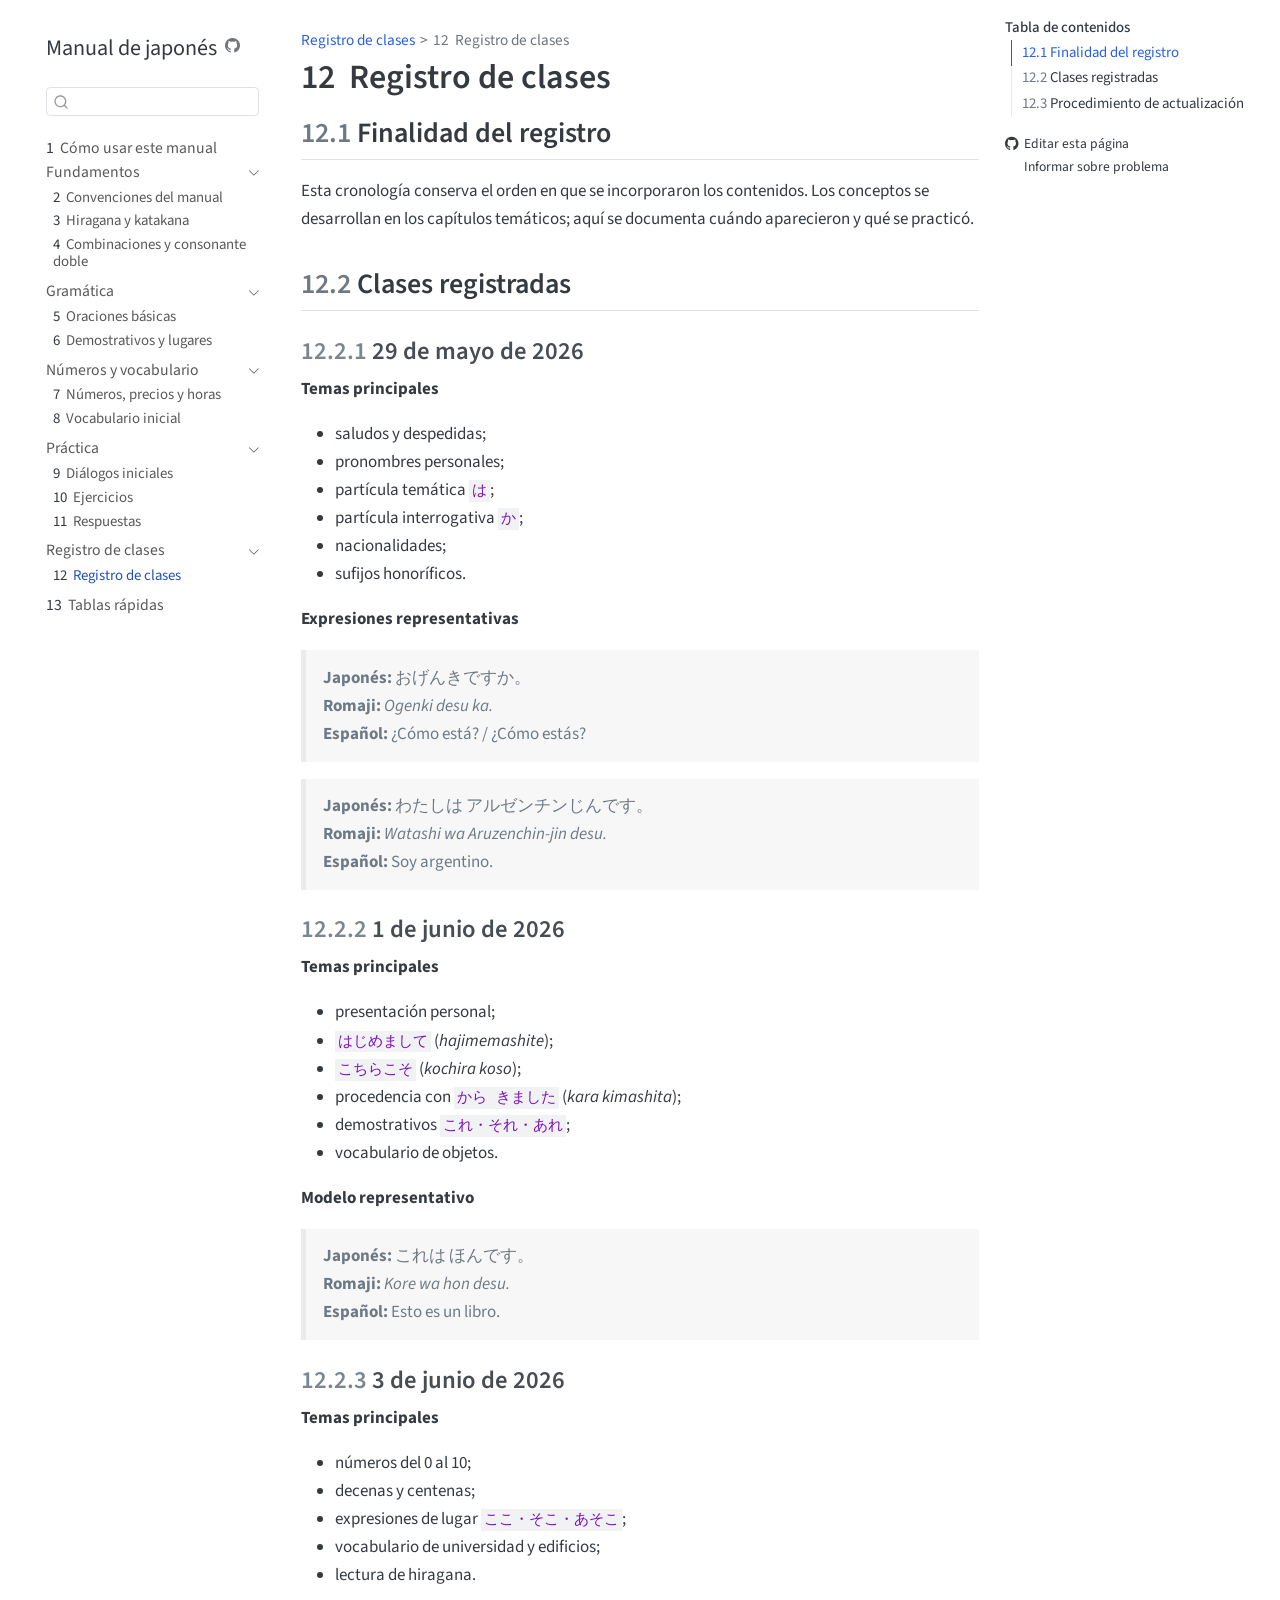
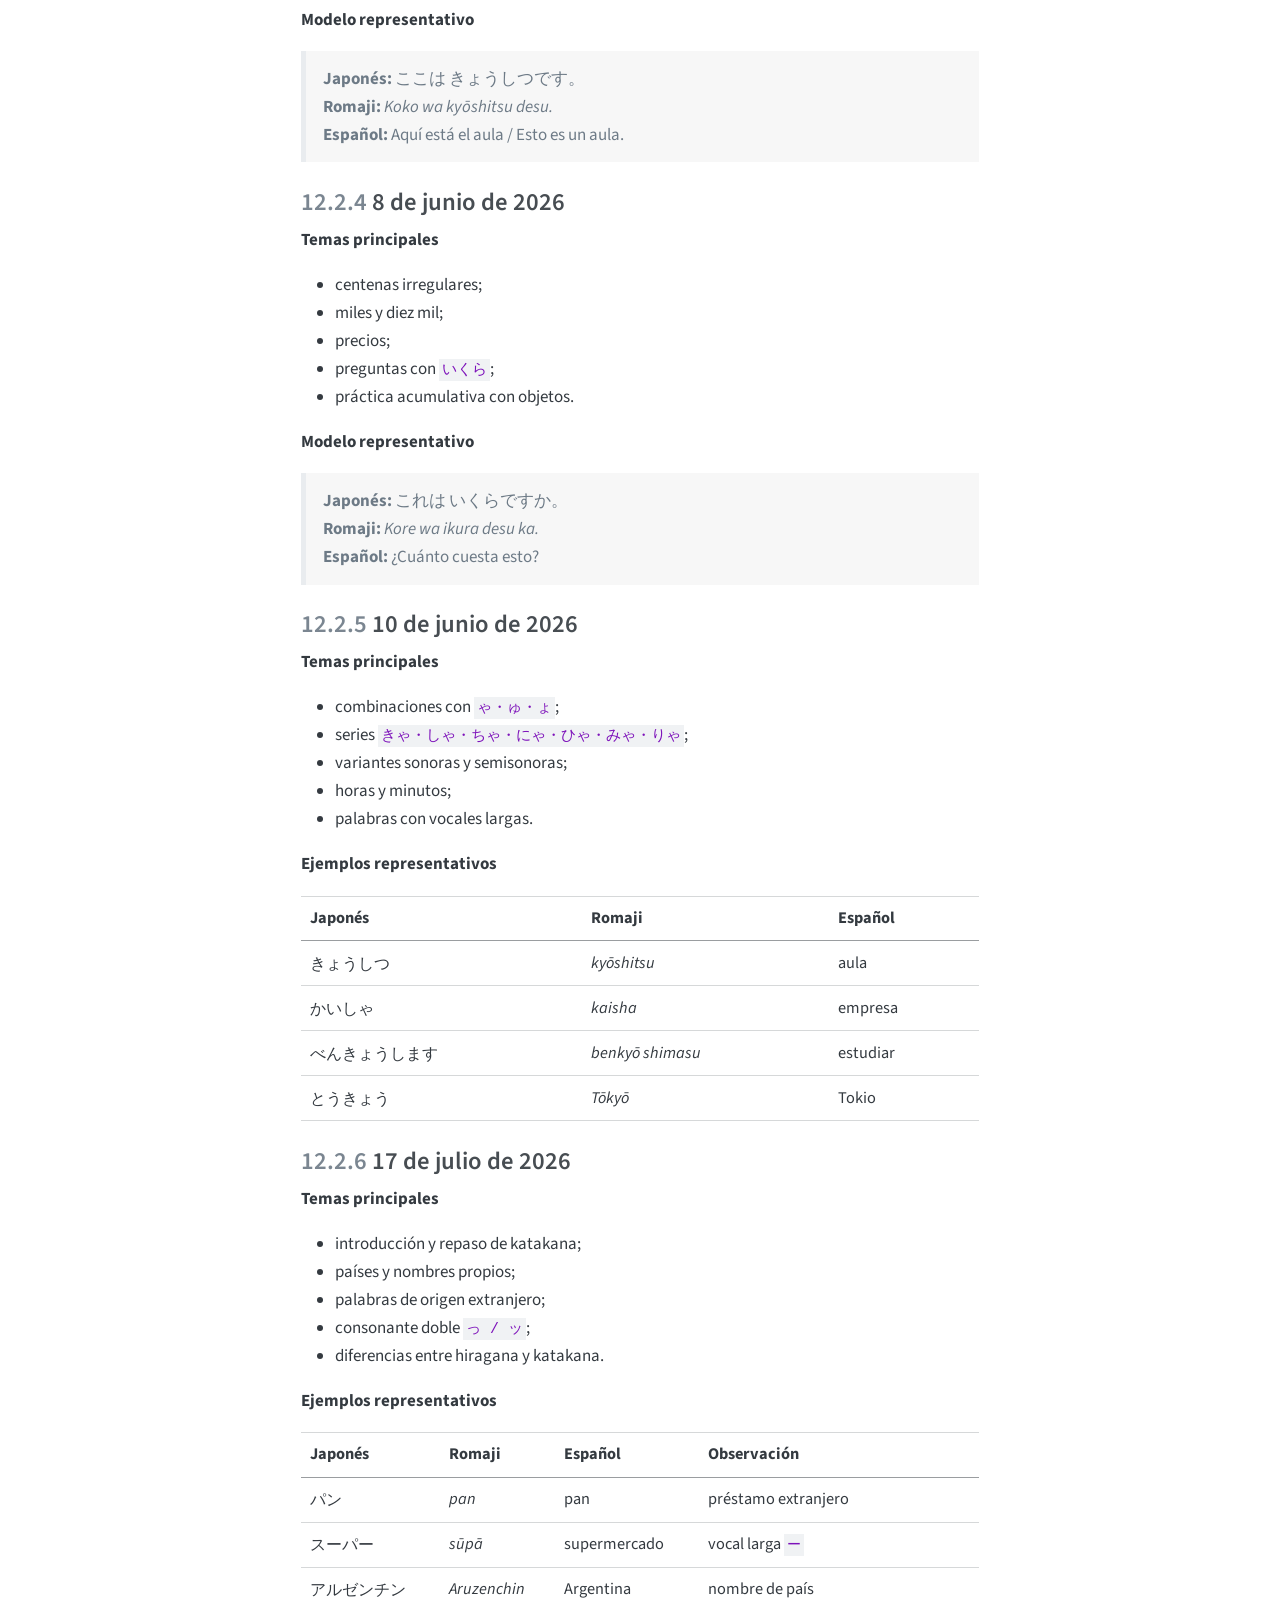
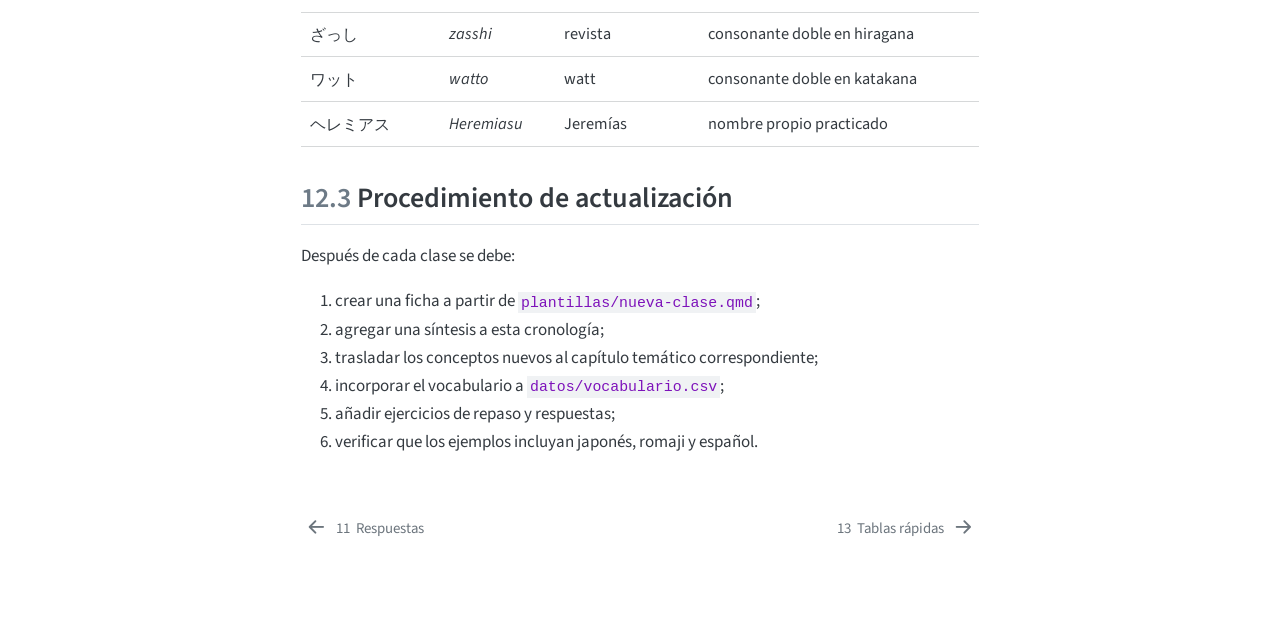
<file: 08-registro-clases/indice.html>
<!DOCTYPE html>
<html xmlns="http://www.w3.org/1999/xhtml" lang="es" xml:lang="es"><head>

<meta charset="utf-8">
<meta name="generator" content="quarto-1.9.38">

<meta name="viewport" content="width=device-width, initial-scale=1.0, user-scalable=yes">


<title>12&nbsp; Registro de clases – Manual de japonés</title>
<style>
/* Default styles provided by pandoc.
** See https://pandoc.org/MANUAL.html#variables-for-html for config info.
*/
code{white-space: pre-wrap;}
span.smallcaps{font-variant: small-caps;}
div.columns{display: flex; gap: min(4vw, 1.5em);}
div.column{flex: auto; overflow-x: auto;}
div.hanging-indent{margin-left: 1.5em; text-indent: -1.5em;}
ul.task-list{list-style: none;}
ul.task-list li input[type="checkbox"] {
  width: 0.8em;
  margin: 0 0.8em 0.2em -1em; /* quarto-specific, see https://github.com/quarto-dev/quarto-cli/issues/4556 */ 
  vertical-align: middle;
}
</style>


<script src="../site_libs/quarto-nav/quarto-nav.js"></script>
<script src="../site_libs/quarto-nav/headroom.min.js"></script>
<script src="../site_libs/clipboard/clipboard.min.js"></script>
<script src="../site_libs/quarto-search/autocomplete.umd.js"></script>
<script src="../site_libs/quarto-search/fuse.min.js"></script>
<script src="../site_libs/quarto-search/quarto-search.js"></script>
<meta name="quarto:offset" content="../">
<link href="../09-apendices/tablas-rapidas.html" rel="next">
<link href="../07-ejercicios/respuestas.html" rel="prev">
<script src="../site_libs/quarto-html/quarto.js" type="module"></script>
<script src="../site_libs/quarto-html/tabsets/tabsets.js" type="module"></script>
<script src="../site_libs/quarto-html/popper.min.js"></script>
<script src="../site_libs/quarto-html/tippy.umd.min.js"></script>
<script src="../site_libs/quarto-html/anchor.min.js"></script>
<link href="../site_libs/quarto-html/tippy.css" rel="stylesheet">
<link href="../site_libs/quarto-html/quarto-syntax-highlighting-15634bcf2e68342d4ad2dfa704d543f6.css" rel="stylesheet" id="quarto-text-highlighting-styles">
<script src="../site_libs/bootstrap/bootstrap.min.js"></script>
<link href="../site_libs/bootstrap/bootstrap-icons.css" rel="stylesheet">
<link href="../site_libs/bootstrap/bootstrap-514c3c5c645fecdfd9acb6a6b9a944a6.min.css" rel="stylesheet" append-hash="true" id="quarto-bootstrap" data-mode="light">
<script id="quarto-search-options" type="application/json">{
  "location": "sidebar",
  "copy-button": false,
  "collapse-after": 3,
  "panel-placement": "start",
  "type": "textbox",
  "limit": 50,
  "keyboard-shortcut": [
    "f",
    "/",
    "s"
  ],
  "show-item-context": false,
  "language": {
    "search-no-results-text": "No se han encontrado resultados",
    "search-matching-documents-text": "documentos encontrados",
    "search-copy-link-title": "Copiar el enlace en la búsqueda",
    "search-hide-matches-text": "Ocultar resultados adicionales",
    "search-more-match-text": "resultado adicional en este documento",
    "search-more-matches-text": "resultados adicionales en este documento",
    "search-clear-button-title": "Borrar",
    "search-text-placeholder": "",
    "search-detached-cancel-button-title": "Cancelar",
    "search-submit-button-title": "Enviar",
    "search-label": "Buscar"
  }
}</script>


<link rel="stylesheet" href="../estilos/manual.css">
</head>

<body class="nav-sidebar floating quarto-light">

<div id="quarto-search-results"></div>
  <header id="quarto-header" class="headroom fixed-top">
  <nav class="quarto-secondary-nav">
    <div class="container-fluid d-flex">
      <button type="button" class="quarto-btn-toggle btn" data-bs-toggle="collapse" role="button" data-bs-target=".quarto-sidebar-collapse-item" aria-controls="quarto-sidebar" aria-expanded="false" aria-label="Alternar barra lateral" onclick="if (window.quartoToggleHeadroom) { window.quartoToggleHeadroom(); }">
        <i class="bi bi-layout-text-sidebar-reverse"></i>
      </button>
        <nav class="quarto-page-breadcrumbs" aria-label="breadcrumb"><ol class="breadcrumb"><li class="breadcrumb-item"><a href="../08-registro-clases/indice.html">Registro de clases</a></li><li class="breadcrumb-item"><a href="../08-registro-clases/indice.html"><span class="chapter-number">12</span>&nbsp; <span class="chapter-title">Registro de clases</span></a></li></ol></nav>
        <a class="flex-grow-1" role="navigation" data-bs-toggle="collapse" data-bs-target=".quarto-sidebar-collapse-item" aria-controls="quarto-sidebar" aria-expanded="false" aria-label="Alternar barra lateral" onclick="if (window.quartoToggleHeadroom) { window.quartoToggleHeadroom(); }">      
        </a>
      <button type="button" class="btn quarto-search-button" aria-label="Buscar" onclick="window.quartoOpenSearch();">
        <i class="bi bi-search"></i>
      </button>
    </div>
  </nav>
</header>
<!-- content -->
<div id="quarto-content" class="quarto-container page-columns page-rows-contents page-layout-article">
<!-- sidebar -->
  <nav id="quarto-sidebar" class="sidebar collapse collapse-horizontal quarto-sidebar-collapse-item sidebar-navigation floating overflow-auto">
    <div class="pt-lg-2 mt-2 text-left sidebar-header">
    <div class="sidebar-title mb-0 py-0">
      <a href="../">Manual de japonés</a> 
        <div class="sidebar-tools-main">
    <a href="https://github.com/likerman/manual-japones" title="Ejecutar el código" class="quarto-navigation-tool px-1" aria-label="Ejecutar el código"><i class="bi bi-github"></i></a>
</div>
    </div>
      </div>
        <div class="mt-2 flex-shrink-0 align-items-center">
        <div class="sidebar-search">
        <div id="quarto-search" class="" title="Buscar"></div>
        </div>
        </div>
    <div class="sidebar-menu-container"> 
    <ul class="list-unstyled mt-1">
        <li class="sidebar-item">
  <div class="sidebar-item-container"> 
  <a href="../index.html" class="sidebar-item-text sidebar-link">
 <span class="menu-text"><span class="chapter-number">1</span>&nbsp; <span class="chapter-title">Cómo usar este manual</span></span></a>
  </div>
</li>
        <li class="sidebar-item sidebar-item-section">
      <div class="sidebar-item-container"> 
            <a class="sidebar-item-text sidebar-link text-start" data-bs-toggle="collapse" data-bs-target="#quarto-sidebar-section-1" role="navigation" aria-expanded="true">
 <span class="menu-text">Fundamentos</span></a>
          <a class="sidebar-item-toggle text-start" data-bs-toggle="collapse" data-bs-target="#quarto-sidebar-section-1" role="navigation" aria-expanded="true" aria-label="Alternar sección">
            <i class="bi bi-chevron-right ms-2"></i>
          </a> 
      </div>
      <ul id="quarto-sidebar-section-1" class="collapse list-unstyled sidebar-section depth1 show">  
          <li class="sidebar-item">
  <div class="sidebar-item-container"> 
  <a href="../01-introduccion/convenciones.html" class="sidebar-item-text sidebar-link">
 <span class="menu-text"><span class="chapter-number">2</span>&nbsp; <span class="chapter-title">Convenciones del manual</span></span></a>
  </div>
</li>
          <li class="sidebar-item">
  <div class="sidebar-item-container"> 
  <a href="../02-escritura/hiragana-katakana.html" class="sidebar-item-text sidebar-link">
 <span class="menu-text"><span class="chapter-number">3</span>&nbsp; <span class="chapter-title">Hiragana y katakana</span></span></a>
  </div>
</li>
          <li class="sidebar-item">
  <div class="sidebar-item-container"> 
  <a href="../02-escritura/combinaciones.html" class="sidebar-item-text sidebar-link">
 <span class="menu-text"><span class="chapter-number">4</span>&nbsp; <span class="chapter-title">Combinaciones y consonante doble</span></span></a>
  </div>
</li>
      </ul>
  </li>
        <li class="sidebar-item sidebar-item-section">
      <div class="sidebar-item-container"> 
            <a class="sidebar-item-text sidebar-link text-start" data-bs-toggle="collapse" data-bs-target="#quarto-sidebar-section-2" role="navigation" aria-expanded="true">
 <span class="menu-text">Gramática</span></a>
          <a class="sidebar-item-toggle text-start" data-bs-toggle="collapse" data-bs-target="#quarto-sidebar-section-2" role="navigation" aria-expanded="true" aria-label="Alternar sección">
            <i class="bi bi-chevron-right ms-2"></i>
          </a> 
      </div>
      <ul id="quarto-sidebar-section-2" class="collapse list-unstyled sidebar-section depth1 show">  
          <li class="sidebar-item">
  <div class="sidebar-item-container"> 
  <a href="../03-gramatica/oraciones-basicas.html" class="sidebar-item-text sidebar-link">
 <span class="menu-text"><span class="chapter-number">5</span>&nbsp; <span class="chapter-title">Oraciones básicas</span></span></a>
  </div>
</li>
          <li class="sidebar-item">
  <div class="sidebar-item-container"> 
  <a href="../03-gramatica/demostrativos-lugares.html" class="sidebar-item-text sidebar-link">
 <span class="menu-text"><span class="chapter-number">6</span>&nbsp; <span class="chapter-title">Demostrativos y lugares</span></span></a>
  </div>
</li>
      </ul>
  </li>
        <li class="sidebar-item sidebar-item-section">
      <div class="sidebar-item-container"> 
            <a class="sidebar-item-text sidebar-link text-start" data-bs-toggle="collapse" data-bs-target="#quarto-sidebar-section-3" role="navigation" aria-expanded="true">
 <span class="menu-text">Números y vocabulario</span></a>
          <a class="sidebar-item-toggle text-start" data-bs-toggle="collapse" data-bs-target="#quarto-sidebar-section-3" role="navigation" aria-expanded="true" aria-label="Alternar sección">
            <i class="bi bi-chevron-right ms-2"></i>
          </a> 
      </div>
      <ul id="quarto-sidebar-section-3" class="collapse list-unstyled sidebar-section depth1 show">  
          <li class="sidebar-item">
  <div class="sidebar-item-container"> 
  <a href="../04-numeros-tiempo/numeros-precios-horas.html" class="sidebar-item-text sidebar-link">
 <span class="menu-text"><span class="chapter-number">7</span>&nbsp; <span class="chapter-title">Números, precios y horas</span></span></a>
  </div>
</li>
          <li class="sidebar-item">
  <div class="sidebar-item-container"> 
  <a href="../05-vocabulario/vocabulario-inicial.html" class="sidebar-item-text sidebar-link">
 <span class="menu-text"><span class="chapter-number">8</span>&nbsp; <span class="chapter-title">Vocabulario inicial</span></span></a>
  </div>
</li>
      </ul>
  </li>
        <li class="sidebar-item sidebar-item-section">
      <div class="sidebar-item-container"> 
            <a class="sidebar-item-text sidebar-link text-start" data-bs-toggle="collapse" data-bs-target="#quarto-sidebar-section-4" role="navigation" aria-expanded="true">
 <span class="menu-text">Práctica</span></a>
          <a class="sidebar-item-toggle text-start" data-bs-toggle="collapse" data-bs-target="#quarto-sidebar-section-4" role="navigation" aria-expanded="true" aria-label="Alternar sección">
            <i class="bi bi-chevron-right ms-2"></i>
          </a> 
      </div>
      <ul id="quarto-sidebar-section-4" class="collapse list-unstyled sidebar-section depth1 show">  
          <li class="sidebar-item">
  <div class="sidebar-item-container"> 
  <a href="../06-dialogos/dialogos-iniciales.html" class="sidebar-item-text sidebar-link">
 <span class="menu-text"><span class="chapter-number">9</span>&nbsp; <span class="chapter-title">Diálogos iniciales</span></span></a>
  </div>
</li>
          <li class="sidebar-item">
  <div class="sidebar-item-container"> 
  <a href="../07-ejercicios/ejercicios.html" class="sidebar-item-text sidebar-link">
 <span class="menu-text"><span class="chapter-number">10</span>&nbsp; <span class="chapter-title">Ejercicios</span></span></a>
  </div>
</li>
          <li class="sidebar-item">
  <div class="sidebar-item-container"> 
  <a href="../07-ejercicios/respuestas.html" class="sidebar-item-text sidebar-link">
 <span class="menu-text"><span class="chapter-number">11</span>&nbsp; <span class="chapter-title">Respuestas</span></span></a>
  </div>
</li>
      </ul>
  </li>
        <li class="sidebar-item sidebar-item-section">
      <div class="sidebar-item-container"> 
            <a class="sidebar-item-text sidebar-link text-start" data-bs-toggle="collapse" data-bs-target="#quarto-sidebar-section-5" role="navigation" aria-expanded="true">
 <span class="menu-text">Registro de clases</span></a>
          <a class="sidebar-item-toggle text-start" data-bs-toggle="collapse" data-bs-target="#quarto-sidebar-section-5" role="navigation" aria-expanded="true" aria-label="Alternar sección">
            <i class="bi bi-chevron-right ms-2"></i>
          </a> 
      </div>
      <ul id="quarto-sidebar-section-5" class="collapse list-unstyled sidebar-section depth1 show">  
          <li class="sidebar-item">
  <div class="sidebar-item-container"> 
  <a href="../08-registro-clases/indice.html" class="sidebar-item-text sidebar-link active">
 <span class="menu-text"><span class="chapter-number">12</span>&nbsp; <span class="chapter-title">Registro de clases</span></span></a>
  </div>
</li>
      </ul>
  </li>
        <li class="sidebar-item">
  <div class="sidebar-item-container"> 
  <a href="../09-apendices/tablas-rapidas.html" class="sidebar-item-text sidebar-link">
 <span class="menu-text"><span class="chapter-number">13</span>&nbsp; <span class="chapter-title">Tablas rápidas</span></span></a>
  </div>
</li>
    </ul>
    </div>
</nav>
<div id="quarto-sidebar-glass" class="quarto-sidebar-collapse-item" data-bs-toggle="collapse" data-bs-target=".quarto-sidebar-collapse-item"></div>
<!-- margin-sidebar -->
    <div id="quarto-margin-sidebar" class="sidebar margin-sidebar">
        <nav id="TOC" role="doc-toc" class="toc-active">
    <h2 id="toc-title">Tabla de contenidos</h2>
   
  <ul>
  <li><a href="#finalidad-del-registro" id="toc-finalidad-del-registro" class="nav-link active" data-scroll-target="#finalidad-del-registro"><span class="header-section-number">12.1</span> Finalidad del registro</a></li>
  <li><a href="#clases-registradas" id="toc-clases-registradas" class="nav-link" data-scroll-target="#clases-registradas"><span class="header-section-number">12.2</span> Clases registradas</a>
  <ul class="collapse">
  <li><a href="#de-mayo-de-2026" id="toc-de-mayo-de-2026" class="nav-link" data-scroll-target="#de-mayo-de-2026"><span class="header-section-number">12.2.1</span> 29 de mayo de 2026</a></li>
  <li><a href="#de-junio-de-2026" id="toc-de-junio-de-2026" class="nav-link" data-scroll-target="#de-junio-de-2026"><span class="header-section-number">12.2.2</span> 1 de junio de 2026</a></li>
  <li><a href="#de-junio-de-2026-1" id="toc-de-junio-de-2026-1" class="nav-link" data-scroll-target="#de-junio-de-2026-1"><span class="header-section-number">12.2.3</span> 3 de junio de 2026</a></li>
  <li><a href="#de-junio-de-2026-2" id="toc-de-junio-de-2026-2" class="nav-link" data-scroll-target="#de-junio-de-2026-2"><span class="header-section-number">12.2.4</span> 8 de junio de 2026</a></li>
  <li><a href="#de-junio-de-2026-3" id="toc-de-junio-de-2026-3" class="nav-link" data-scroll-target="#de-junio-de-2026-3"><span class="header-section-number">12.2.5</span> 10 de junio de 2026</a></li>
  <li><a href="#de-julio-de-2026" id="toc-de-julio-de-2026" class="nav-link" data-scroll-target="#de-julio-de-2026"><span class="header-section-number">12.2.6</span> 17 de julio de 2026</a></li>
  </ul></li>
  <li><a href="#procedimiento-de-actualización" id="toc-procedimiento-de-actualización" class="nav-link" data-scroll-target="#procedimiento-de-actualización"><span class="header-section-number">12.3</span> Procedimiento de actualización</a></li>
  </ul>
<div class="toc-actions"><ul><li><a href="https://github.com/likerman/manual-japones/edit/main/08-registro-clases/indice.qmd" class="toc-action"><i class="bi bi-github"></i>Editar esta página</a></li><li><a href="https://github.com/likerman/manual-japones/issues/new" class="toc-action"><i class="bi empty"></i>Informar sobre problema</a></li></ul></div></nav>
    </div>
<!-- main -->
<main class="content" id="quarto-document-content">

<header id="title-block-header" class="quarto-title-block default"><nav class="quarto-page-breadcrumbs quarto-title-breadcrumbs d-none d-lg-block" aria-label="breadcrumb"><ol class="breadcrumb"><li class="breadcrumb-item"><a href="../08-registro-clases/indice.html">Registro de clases</a></li><li class="breadcrumb-item"><a href="../08-registro-clases/indice.html"><span class="chapter-number">12</span>&nbsp; <span class="chapter-title">Registro de clases</span></a></li></ol></nav>
<div class="quarto-title">
<h1 class="title"><span class="chapter-number">12</span>&nbsp; <span class="chapter-title">Registro de clases</span></h1>
</div>



<div class="quarto-title-meta">

    
  
    
  </div>
  


</header>


<section id="finalidad-del-registro" class="level2" data-number="12.1">
<h2 data-number="12.1" class="anchored" data-anchor-id="finalidad-del-registro"><span class="header-section-number">12.1</span> Finalidad del registro</h2>
<p>Esta cronología conserva el orden en que se incorporaron los contenidos. Los conceptos se desarrollan en los capítulos temáticos; aquí se documenta cuándo aparecieron y qué se practicó.</p>
</section>
<section id="clases-registradas" class="level2" data-number="12.2">
<h2 data-number="12.2" class="anchored" data-anchor-id="clases-registradas"><span class="header-section-number">12.2</span> Clases registradas</h2>
<section id="de-mayo-de-2026" class="level3" data-number="12.2.1">
<h3 data-number="12.2.1" class="anchored" data-anchor-id="de-mayo-de-2026"><span class="header-section-number">12.2.1</span> 29 de mayo de 2026</h3>
<p><strong>Temas principales</strong></p>
<ul>
<li>saludos y despedidas;</li>
<li>pronombres personales;</li>
<li>partícula temática <code>は</code>;</li>
<li>partícula interrogativa <code>か</code>;</li>
<li>nacionalidades;</li>
<li>sufijos honoríficos.</li>
</ul>
<p><strong>Expresiones representativas</strong></p>
<blockquote class="blockquote">
<p><strong>Japonés:</strong> おげんきですか。<br>
<strong>Romaji:</strong> <em>Ogenki desu ka.</em><br>
<strong>Español:</strong> ¿Cómo está? / ¿Cómo estás?</p>
</blockquote>
<blockquote class="blockquote">
<p><strong>Japonés:</strong> わたしは アルゼンチンじんです。<br>
<strong>Romaji:</strong> <em>Watashi wa Aruzenchin-jin desu.</em><br>
<strong>Español:</strong> Soy argentino.</p>
</blockquote>
</section>
<section id="de-junio-de-2026" class="level3" data-number="12.2.2">
<h3 data-number="12.2.2" class="anchored" data-anchor-id="de-junio-de-2026"><span class="header-section-number">12.2.2</span> 1 de junio de 2026</h3>
<p><strong>Temas principales</strong></p>
<ul>
<li>presentación personal;</li>
<li><code>はじめまして</code> (<em>hajimemashite</em>);</li>
<li><code>こちらこそ</code> (<em>kochira koso</em>);</li>
<li>procedencia con <code>から きました</code> (<em>kara kimashita</em>);</li>
<li>demostrativos <code>これ・それ・あれ</code>;</li>
<li>vocabulario de objetos.</li>
</ul>
<p><strong>Modelo representativo</strong></p>
<blockquote class="blockquote">
<p><strong>Japonés:</strong> これは ほんです。<br>
<strong>Romaji:</strong> <em>Kore wa hon desu.</em><br>
<strong>Español:</strong> Esto es un libro.</p>
</blockquote>
</section>
<section id="de-junio-de-2026-1" class="level3" data-number="12.2.3">
<h3 data-number="12.2.3" class="anchored" data-anchor-id="de-junio-de-2026-1"><span class="header-section-number">12.2.3</span> 3 de junio de 2026</h3>
<p><strong>Temas principales</strong></p>
<ul>
<li>números del 0 al 10;</li>
<li>decenas y centenas;</li>
<li>expresiones de lugar <code>ここ・そこ・あそこ</code>;</li>
<li>vocabulario de universidad y edificios;</li>
<li>lectura de hiragana.</li>
</ul>
<p><strong>Modelo representativo</strong></p>
<blockquote class="blockquote">
<p><strong>Japonés:</strong> ここは きょうしつです。<br>
<strong>Romaji:</strong> <em>Koko wa kyōshitsu desu.</em><br>
<strong>Español:</strong> Aquí está el aula / Esto es un aula.</p>
</blockquote>
</section>
<section id="de-junio-de-2026-2" class="level3" data-number="12.2.4">
<h3 data-number="12.2.4" class="anchored" data-anchor-id="de-junio-de-2026-2"><span class="header-section-number">12.2.4</span> 8 de junio de 2026</h3>
<p><strong>Temas principales</strong></p>
<ul>
<li>centenas irregulares;</li>
<li>miles y diez mil;</li>
<li>precios;</li>
<li>preguntas con <code>いくら</code>;</li>
<li>práctica acumulativa con objetos.</li>
</ul>
<p><strong>Modelo representativo</strong></p>
<blockquote class="blockquote">
<p><strong>Japonés:</strong> これは いくらですか。<br>
<strong>Romaji:</strong> <em>Kore wa ikura desu ka.</em><br>
<strong>Español:</strong> ¿Cuánto cuesta esto?</p>
</blockquote>
</section>
<section id="de-junio-de-2026-3" class="level3" data-number="12.2.5">
<h3 data-number="12.2.5" class="anchored" data-anchor-id="de-junio-de-2026-3"><span class="header-section-number">12.2.5</span> 10 de junio de 2026</h3>
<p><strong>Temas principales</strong></p>
<ul>
<li>combinaciones con <code>ゃ・ゅ・ょ</code>;</li>
<li>series <code>きゃ・しゃ・ちゃ・にゃ・ひゃ・みゃ・りゃ</code>;</li>
<li>variantes sonoras y semisonoras;</li>
<li>horas y minutos;</li>
<li>palabras con vocales largas.</li>
</ul>
<p><strong>Ejemplos representativos</strong></p>
<table class="caption-top table">
<thead>
<tr class="header">
<th>Japonés</th>
<th>Romaji</th>
<th>Español</th>
</tr>
</thead>
<tbody>
<tr class="odd">
<td>きょうしつ</td>
<td><em>kyōshitsu</em></td>
<td>aula</td>
</tr>
<tr class="even">
<td>かいしゃ</td>
<td><em>kaisha</em></td>
<td>empresa</td>
</tr>
<tr class="odd">
<td>べんきょうします</td>
<td><em>benkyō shimasu</em></td>
<td>estudiar</td>
</tr>
<tr class="even">
<td>とうきょう</td>
<td><em>Tōkyō</em></td>
<td>Tokio</td>
</tr>
</tbody>
</table>
</section>
<section id="de-julio-de-2026" class="level3" data-number="12.2.6">
<h3 data-number="12.2.6" class="anchored" data-anchor-id="de-julio-de-2026"><span class="header-section-number">12.2.6</span> 17 de julio de 2026</h3>
<p><strong>Temas principales</strong></p>
<ul>
<li>introducción y repaso de katakana;</li>
<li>países y nombres propios;</li>
<li>palabras de origen extranjero;</li>
<li>consonante doble <code>っ / ッ</code>;</li>
<li>diferencias entre hiragana y katakana.</li>
</ul>
<p><strong>Ejemplos representativos</strong></p>
<table class="caption-top table">
<thead>
<tr class="header">
<th>Japonés</th>
<th>Romaji</th>
<th>Español</th>
<th>Observación</th>
</tr>
</thead>
<tbody>
<tr class="odd">
<td>パン</td>
<td><em>pan</em></td>
<td>pan</td>
<td>préstamo extranjero</td>
</tr>
<tr class="even">
<td>スーパー</td>
<td><em>sūpā</em></td>
<td>supermercado</td>
<td>vocal larga <code>ー</code></td>
</tr>
<tr class="odd">
<td>アルゼンチン</td>
<td><em>Aruzenchin</em></td>
<td>Argentina</td>
<td>nombre de país</td>
</tr>
<tr class="even">
<td>ざっし</td>
<td><em>zasshi</em></td>
<td>revista</td>
<td>consonante doble en hiragana</td>
</tr>
<tr class="odd">
<td>ワット</td>
<td><em>watto</em></td>
<td>watt</td>
<td>consonante doble en katakana</td>
</tr>
<tr class="even">
<td>ヘレミアス</td>
<td><em>Heremiasu</em></td>
<td>Jeremías</td>
<td>nombre propio practicado</td>
</tr>
</tbody>
</table>
</section>
</section>
<section id="procedimiento-de-actualización" class="level2" data-number="12.3">
<h2 data-number="12.3" class="anchored" data-anchor-id="procedimiento-de-actualización"><span class="header-section-number">12.3</span> Procedimiento de actualización</h2>
<p>Después de cada clase se debe:</p>
<ol type="1">
<li>crear una ficha a partir de <code>plantillas/nueva-clase.qmd</code>;</li>
<li>agregar una síntesis a esta cronología;</li>
<li>trasladar los conceptos nuevos al capítulo temático correspondiente;</li>
<li>incorporar el vocabulario a <code>datos/vocabulario.csv</code>;</li>
<li>añadir ejercicios de repaso y respuestas;</li>
<li>verificar que los ejemplos incluyan japonés, romaji y español.</li>
</ol>


</section>

</main> <!-- /main -->
<script id="quarto-html-after-body" type="application/javascript">
  window.document.addEventListener("DOMContentLoaded", function (event) {
    const icon = "";
    const anchorJS = new window.AnchorJS();
    anchorJS.options = {
      placement: 'right',
      icon: icon
    };
    anchorJS.add('.anchored');
    const isCodeAnnotation = (el) => {
      for (const clz of el.classList) {
        if (clz.startsWith('code-annotation-')) {                     
          return true;
        }
      }
      return false;
    }
    const onCopySuccess = function(e) {
      // button target
      const button = e.trigger;
      // don't keep focus
      button.blur();
      // flash "checked"
      button.classList.add('code-copy-button-checked');
      var currentTitle = button.getAttribute("title");
      button.setAttribute("title", "Copiado");
      let tooltip;
      if (window.bootstrap) {
        button.setAttribute("data-bs-toggle", "tooltip");
        button.setAttribute("data-bs-placement", "left");
        button.setAttribute("data-bs-title", "Copiado");
        tooltip = new bootstrap.Tooltip(button, 
          { trigger: "manual", 
            customClass: "code-copy-button-tooltip",
            offset: [0, -8]});
        tooltip.show();    
      }
      setTimeout(function() {
        if (tooltip) {
          tooltip.hide();
          button.removeAttribute("data-bs-title");
          button.removeAttribute("data-bs-toggle");
          button.removeAttribute("data-bs-placement");
        }
        button.setAttribute("title", currentTitle);
        button.classList.remove('code-copy-button-checked');
      }, 1000);
      // clear code selection
      e.clearSelection();
    }
    const getTextToCopy = function(trigger) {
      const outerScaffold = trigger.parentElement.cloneNode(true);
      const codeEl = outerScaffold.querySelector('code');
      for (const childEl of codeEl.children) {
        if (isCodeAnnotation(childEl)) {
          childEl.remove();
        }
      }
      return codeEl.innerText;
    }
    const clipboard = new window.ClipboardJS('.code-copy-button:not([data-in-quarto-modal])', {
      text: getTextToCopy
    });
    clipboard.on('success', onCopySuccess);
    if (window.document.getElementById('quarto-embedded-source-code-modal')) {
      const clipboardModal = new window.ClipboardJS('.code-copy-button[data-in-quarto-modal]', {
        text: getTextToCopy,
        container: window.document.getElementById('quarto-embedded-source-code-modal')
      });
      clipboardModal.on('success', onCopySuccess);
    }
      var localhostRegex = new RegExp(/^(?:http|https):\/\/localhost\:?[0-9]*\//);
      var mailtoRegex = new RegExp(/^mailto:/);
        var filterRegex = new RegExp('/' + window.location.host + '/');
      var isInternal = (href) => {
          return filterRegex.test(href) || localhostRegex.test(href) || mailtoRegex.test(href);
      }
      // Inspect non-navigation links and adorn them if external
     var links = window.document.querySelectorAll('a[href]:not(.nav-link):not(.navbar-brand):not(.toc-action):not(.sidebar-link):not(.sidebar-item-toggle):not(.pagination-link):not(.no-external):not([aria-hidden]):not(.dropdown-item):not(.quarto-navigation-tool):not(.about-link)');
      for (var i=0; i<links.length; i++) {
        const link = links[i];
        if (!isInternal(link.href)) {
          // undo the damage that might have been done by quarto-nav.js in the case of
          // links that we want to consider external
          if (link.dataset.originalHref !== undefined) {
            link.href = link.dataset.originalHref;
          }
        }
      }
    function tippyHover(el, contentFn, onTriggerFn, onUntriggerFn) {
      const config = {
        allowHTML: true,
        maxWidth: 500,
        delay: 100,
        arrow: false,
        appendTo: function(el) {
            return el.parentElement;
        },
        interactive: true,
        interactiveBorder: 10,
        theme: 'quarto',
        placement: 'bottom-start',
      };
      if (contentFn) {
        config.content = contentFn;
      }
      if (onTriggerFn) {
        config.onTrigger = onTriggerFn;
      }
      if (onUntriggerFn) {
        config.onUntrigger = onUntriggerFn;
      }
      window.tippy(el, config); 
    }
    const noterefs = window.document.querySelectorAll('a[role="doc-noteref"]');
    for (var i=0; i<noterefs.length; i++) {
      const ref = noterefs[i];
      tippyHover(ref, function() {
        // use id or data attribute instead here
        let href = ref.getAttribute('data-footnote-href') || ref.getAttribute('href');
        try { href = new URL(href).hash; } catch {}
        const id = href.replace(/^#\/?/, "");
        const note = window.document.getElementById(id);
        if (note) {
          return note.innerHTML;
        } else {
          return "";
        }
      });
    }
    const xrefs = window.document.querySelectorAll('a.quarto-xref');
    const processXRef = (id, note) => {
      // Strip column container classes
      const stripColumnClz = (el) => {
        el.classList.remove("page-full", "page-columns");
        if (el.children) {
          for (const child of el.children) {
            stripColumnClz(child);
          }
        }
      }
      stripColumnClz(note)
      if (id === null || id.startsWith('sec-')) {
        // Special case sections, only their first couple elements
        const container = document.createElement("div");
        if (note.children && note.children.length > 2) {
          container.appendChild(note.children[0].cloneNode(true));
          for (let i = 1; i < note.children.length; i++) {
            const child = note.children[i];
            if (child.tagName === "P" && child.innerText === "") {
              continue;
            } else {
              container.appendChild(child.cloneNode(true));
              break;
            }
          }
          if (window.Quarto?.typesetMath) {
            window.Quarto.typesetMath(container);
          }
          return container.innerHTML
        } else {
          if (window.Quarto?.typesetMath) {
            window.Quarto.typesetMath(note);
          }
          return note.innerHTML;
        }
      } else {
        // Remove any anchor links if they are present
        const anchorLink = note.querySelector('a.anchorjs-link');
        if (anchorLink) {
          anchorLink.remove();
        }
        if (window.Quarto?.typesetMath) {
          window.Quarto.typesetMath(note);
        }
        if (note.classList.contains("callout")) {
          return note.outerHTML;
        } else {
          return note.innerHTML;
        }
      }
    }
    for (var i=0; i<xrefs.length; i++) {
      const xref = xrefs[i];
      tippyHover(xref, undefined, function(instance) {
        instance.disable();
        let url = xref.getAttribute('href');
        let hash = undefined; 
        if (url.startsWith('#')) {
          hash = url;
        } else {
          try { hash = new URL(url).hash; } catch {}
        }
        if (hash) {
          const id = hash.replace(/^#\/?/, "");
          const note = window.document.getElementById(id);
          if (note !== null) {
            try {
              const html = processXRef(id, note.cloneNode(true));
              instance.setContent(html);
            } finally {
              instance.enable();
              instance.show();
            }
          } else {
            // See if we can fetch this
            fetch(url.split('#')[0])
            .then(res => res.text())
            .then(html => {
              const parser = new DOMParser();
              const htmlDoc = parser.parseFromString(html, "text/html");
              const note = htmlDoc.getElementById(id);
              if (note !== null) {
                const html = processXRef(id, note);
                instance.setContent(html);
              } 
            }).finally(() => {
              instance.enable();
              instance.show();
            });
          }
        } else {
          // See if we can fetch a full url (with no hash to target)
          // This is a special case and we should probably do some content thinning / targeting
          fetch(url)
          .then(res => res.text())
          .then(html => {
            const parser = new DOMParser();
            const htmlDoc = parser.parseFromString(html, "text/html");
            const note = htmlDoc.querySelector('main.content');
            if (note !== null) {
              // This should only happen for chapter cross references
              // (since there is no id in the URL)
              // remove the first header
              if (note.children.length > 0 && note.children[0].tagName === "HEADER") {
                note.children[0].remove();
              }
              const html = processXRef(null, note);
              instance.setContent(html);
            } 
          }).finally(() => {
            instance.enable();
            instance.show();
          });
        }
      }, function(instance) {
      });
    }
        let selectedAnnoteEl;
        const selectorForAnnotation = ( cell, annotation) => {
          let cellAttr = 'data-code-cell="' + cell + '"';
          let lineAttr = 'data-code-annotation="' +  annotation + '"';
          const selector = 'span[' + cellAttr + '][' + lineAttr + ']';
          return selector;
        }
        const selectCodeLines = (annoteEl) => {
          const doc = window.document;
          const targetCell = annoteEl.getAttribute("data-target-cell");
          const targetAnnotation = annoteEl.getAttribute("data-target-annotation");
          const annoteSpan = window.document.querySelector(selectorForAnnotation(targetCell, targetAnnotation));
          const lines = annoteSpan.getAttribute("data-code-lines").split(",");
          const lineIds = lines.map((line) => {
            return targetCell + "-" + line;
          })
          let top = null;
          let height = null;
          let parent = null;
          if (lineIds.length > 0) {
              //compute the position of the single el (top and bottom and make a div)
              const el = window.document.getElementById(lineIds[0]);
              top = el.offsetTop;
              height = el.offsetHeight;
              parent = el.parentElement.parentElement;
            if (lineIds.length > 1) {
              const lastEl = window.document.getElementById(lineIds[lineIds.length - 1]);
              const bottom = lastEl.offsetTop + lastEl.offsetHeight;
              height = bottom - top;
            }
            if (top !== null && height !== null && parent !== null) {
              // cook up a div (if necessary) and position it 
              let div = window.document.getElementById("code-annotation-line-highlight");
              if (div === null) {
                div = window.document.createElement("div");
                div.setAttribute("id", "code-annotation-line-highlight");
                div.style.position = 'absolute';
                parent.appendChild(div);
              }
              div.style.top = top - 2 + "px";
              div.style.height = height + 4 + "px";
              div.style.left = 0;
              let gutterDiv = window.document.getElementById("code-annotation-line-highlight-gutter");
              if (gutterDiv === null) {
                gutterDiv = window.document.createElement("div");
                gutterDiv.setAttribute("id", "code-annotation-line-highlight-gutter");
                gutterDiv.style.position = 'absolute';
                const codeCell = window.document.getElementById(targetCell);
                const gutter = codeCell.querySelector('.code-annotation-gutter');
                gutter.appendChild(gutterDiv);
              }
              gutterDiv.style.top = top - 2 + "px";
              gutterDiv.style.height = height + 4 + "px";
            }
            selectedAnnoteEl = annoteEl;
          }
        };
        const unselectCodeLines = () => {
          const elementsIds = ["code-annotation-line-highlight", "code-annotation-line-highlight-gutter"];
          elementsIds.forEach((elId) => {
            const div = window.document.getElementById(elId);
            if (div) {
              div.remove();
            }
          });
          selectedAnnoteEl = undefined;
        };
          // Handle positioning of the toggle
      window.addEventListener(
        "resize",
        throttle(() => {
          elRect = undefined;
          if (selectedAnnoteEl) {
            selectCodeLines(selectedAnnoteEl);
          }
        }, 10)
      );
      function throttle(fn, ms) {
      let throttle = false;
      let timer;
        return (...args) => {
          if(!throttle) { // first call gets through
              fn.apply(this, args);
              throttle = true;
          } else { // all the others get throttled
              if(timer) clearTimeout(timer); // cancel #2
              timer = setTimeout(() => {
                fn.apply(this, args);
                timer = throttle = false;
              }, ms);
          }
        };
      }
        // Attach click handler to the DT
        const annoteDls = window.document.querySelectorAll('dt[data-target-cell]');
        for (const annoteDlNode of annoteDls) {
          annoteDlNode.addEventListener('click', (event) => {
            const clickedEl = event.target;
            if (clickedEl !== selectedAnnoteEl) {
              unselectCodeLines();
              const activeEl = window.document.querySelector('dt[data-target-cell].code-annotation-active');
              if (activeEl) {
                activeEl.classList.remove('code-annotation-active');
              }
              selectCodeLines(clickedEl);
              clickedEl.classList.add('code-annotation-active');
            } else {
              // Unselect the line
              unselectCodeLines();
              clickedEl.classList.remove('code-annotation-active');
            }
          });
        }
    const findCites = (el) => {
      const parentEl = el.parentElement;
      if (parentEl) {
        const cites = parentEl.dataset.cites;
        if (cites) {
          return {
            el,
            cites: cites.split(' ')
          };
        } else {
          return findCites(el.parentElement)
        }
      } else {
        return undefined;
      }
    };
    var bibliorefs = window.document.querySelectorAll('a[role="doc-biblioref"]');
    for (var i=0; i<bibliorefs.length; i++) {
      const ref = bibliorefs[i];
      const citeInfo = findCites(ref);
      if (citeInfo) {
        tippyHover(citeInfo.el, function() {
          var popup = window.document.createElement('div');
          citeInfo.cites.forEach(function(cite) {
            var citeDiv = window.document.createElement('div');
            citeDiv.classList.add('hanging-indent');
            citeDiv.classList.add('csl-entry');
            var biblioDiv = window.document.getElementById('ref-' + cite);
            if (biblioDiv) {
              citeDiv.innerHTML = biblioDiv.innerHTML;
            }
            popup.appendChild(citeDiv);
          });
          return popup.innerHTML;
        });
      }
    }
  });
  </script>
<nav class="page-navigation">
  <div class="nav-page nav-page-previous">
      <a href="../07-ejercicios/respuestas.html" class="pagination-link" aria-label="Respuestas">
        <i class="bi bi-arrow-left-short"></i> <span class="nav-page-text"><span class="chapter-number">11</span>&nbsp; <span class="chapter-title">Respuestas</span></span>
      </a>          
  </div>
  <div class="nav-page nav-page-next">
      <a href="../09-apendices/tablas-rapidas.html" class="pagination-link" aria-label="Tablas rápidas">
        <span class="nav-page-text"><span class="chapter-number">13</span>&nbsp; <span class="chapter-title">Tablas rápidas</span></span> <i class="bi bi-arrow-right-short"></i>
      </a>
  </div>
</nav>
</div> <!-- /content -->




<footer class="footer"><div class="nav-footer"><div class="nav-footer-center"><div class="toc-actions d-sm-block d-md-none"><ul><li><a href="https://github.com/likerman/manual-japones/edit/main/08-registro-clases/indice.qmd" class="toc-action"><i class="bi bi-github"></i>Editar esta página</a></li><li><a href="https://github.com/likerman/manual-japones/issues/new" class="toc-action"><i class="bi empty"></i>Informar sobre problema</a></li></ul></div></div></div></footer></body></html>
</file>
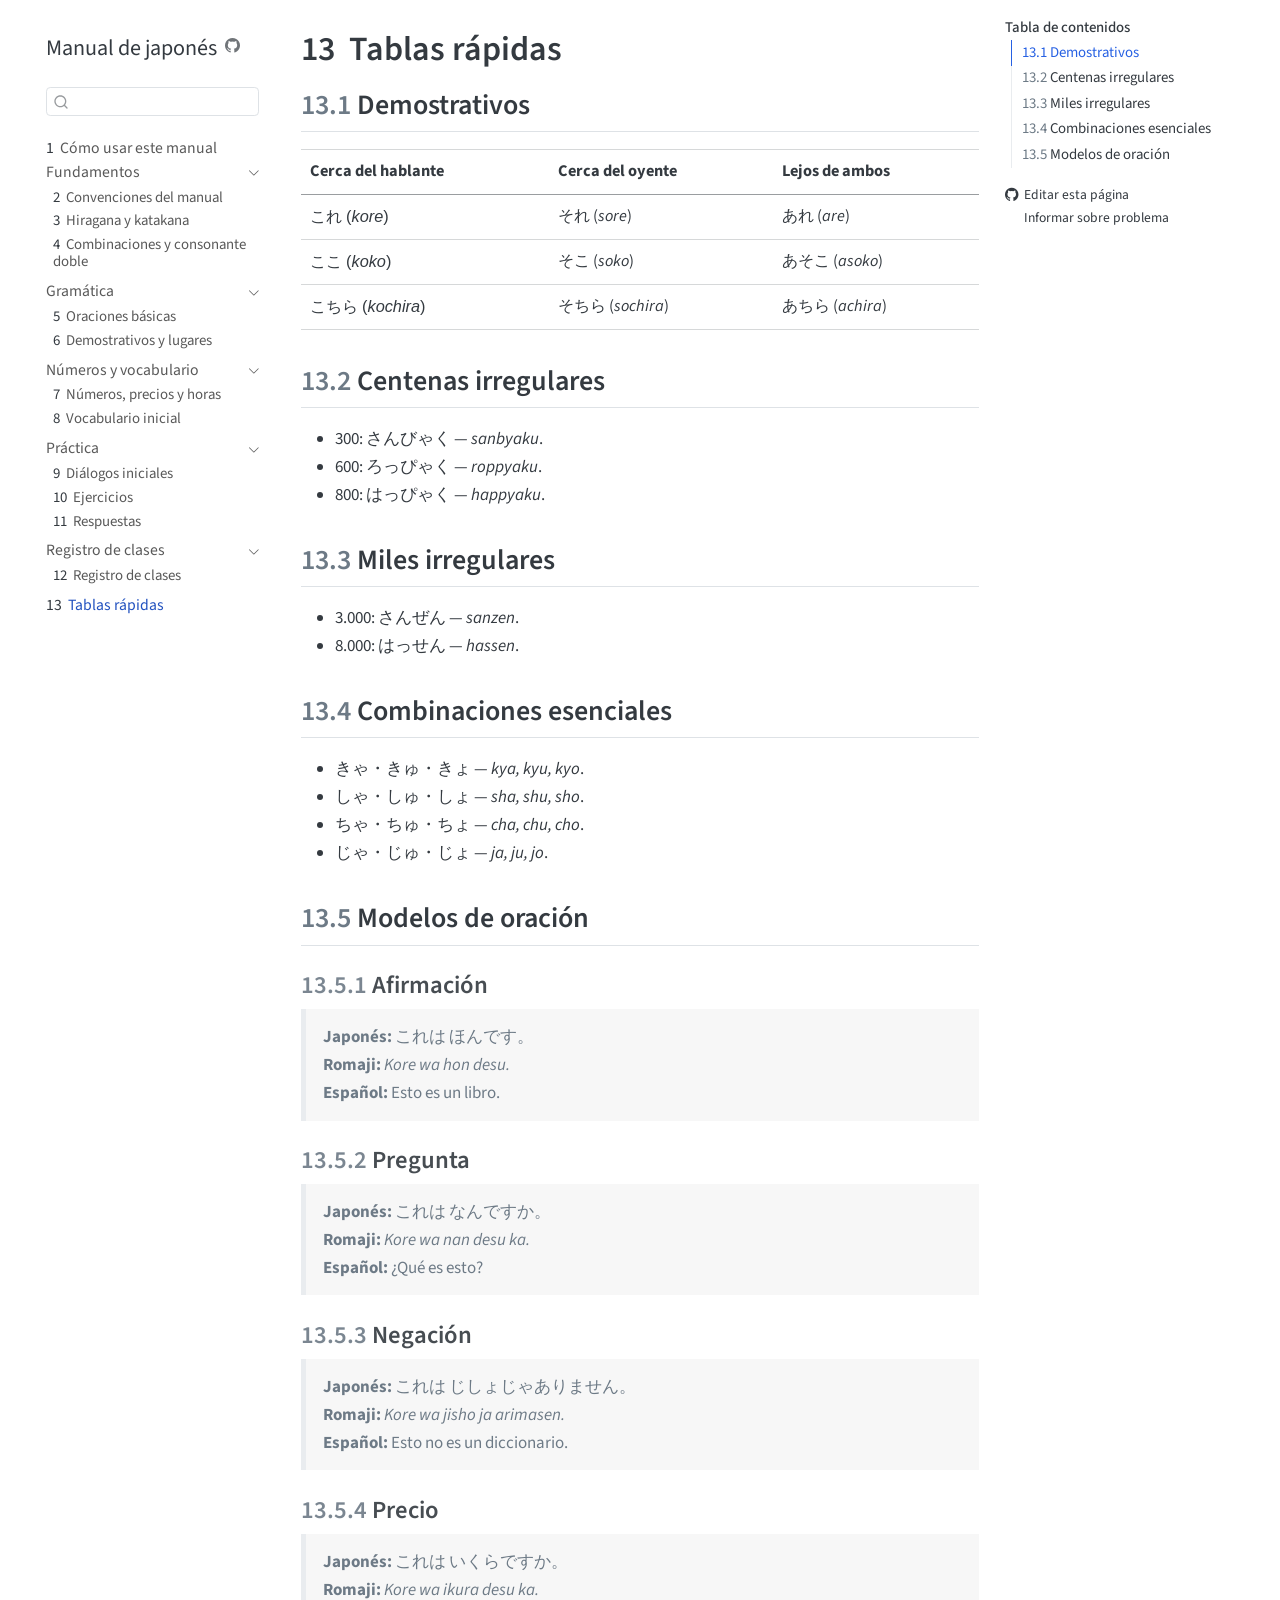
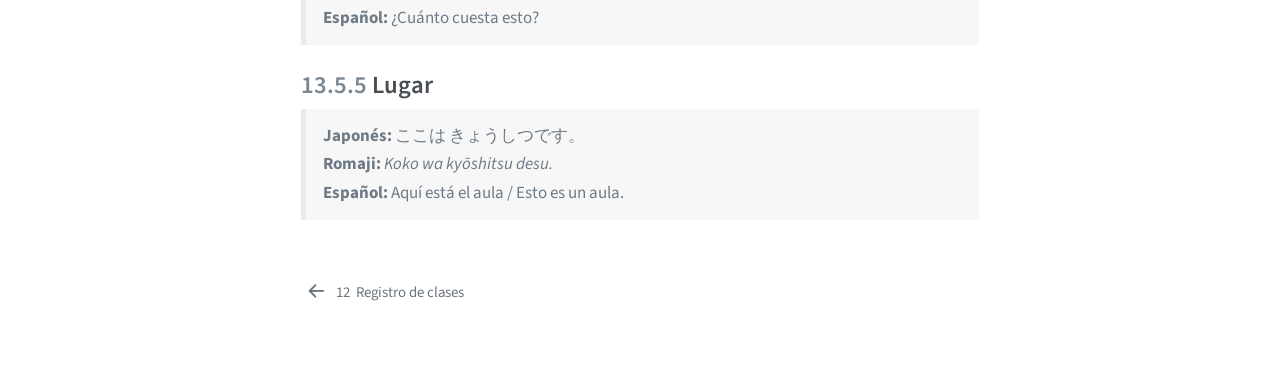
<file: 09-apendices/tablas-rapidas.html>
<!DOCTYPE html>
<html xmlns="http://www.w3.org/1999/xhtml" lang="es" xml:lang="es"><head>

<meta charset="utf-8">
<meta name="generator" content="quarto-1.9.38">

<meta name="viewport" content="width=device-width, initial-scale=1.0, user-scalable=yes">


<title>13&nbsp; Tablas rápidas – Manual de japonés</title>
<style>
/* Default styles provided by pandoc.
** See https://pandoc.org/MANUAL.html#variables-for-html for config info.
*/
code{white-space: pre-wrap;}
span.smallcaps{font-variant: small-caps;}
div.columns{display: flex; gap: min(4vw, 1.5em);}
div.column{flex: auto; overflow-x: auto;}
div.hanging-indent{margin-left: 1.5em; text-indent: -1.5em;}
ul.task-list{list-style: none;}
ul.task-list li input[type="checkbox"] {
  width: 0.8em;
  margin: 0 0.8em 0.2em -1em; /* quarto-specific, see https://github.com/quarto-dev/quarto-cli/issues/4556 */ 
  vertical-align: middle;
}
</style>


<script src="../site_libs/quarto-nav/quarto-nav.js"></script>
<script src="../site_libs/quarto-nav/headroom.min.js"></script>
<script src="../site_libs/clipboard/clipboard.min.js"></script>
<script src="../site_libs/quarto-search/autocomplete.umd.js"></script>
<script src="../site_libs/quarto-search/fuse.min.js"></script>
<script src="../site_libs/quarto-search/quarto-search.js"></script>
<meta name="quarto:offset" content="../">
<link href="../08-registro-clases/indice.html" rel="prev">
<script src="../site_libs/quarto-html/quarto.js" type="module"></script>
<script src="../site_libs/quarto-html/tabsets/tabsets.js" type="module"></script>
<script src="../site_libs/quarto-html/popper.min.js"></script>
<script src="../site_libs/quarto-html/tippy.umd.min.js"></script>
<script src="../site_libs/quarto-html/anchor.min.js"></script>
<link href="../site_libs/quarto-html/tippy.css" rel="stylesheet">
<link href="../site_libs/quarto-html/quarto-syntax-highlighting-15634bcf2e68342d4ad2dfa704d543f6.css" rel="stylesheet" id="quarto-text-highlighting-styles">
<script src="../site_libs/bootstrap/bootstrap.min.js"></script>
<link href="../site_libs/bootstrap/bootstrap-icons.css" rel="stylesheet">
<link href="../site_libs/bootstrap/bootstrap-514c3c5c645fecdfd9acb6a6b9a944a6.min.css" rel="stylesheet" append-hash="true" id="quarto-bootstrap" data-mode="light">
<script id="quarto-search-options" type="application/json">{
  "location": "sidebar",
  "copy-button": false,
  "collapse-after": 3,
  "panel-placement": "start",
  "type": "textbox",
  "limit": 50,
  "keyboard-shortcut": [
    "f",
    "/",
    "s"
  ],
  "show-item-context": false,
  "language": {
    "search-no-results-text": "No se han encontrado resultados",
    "search-matching-documents-text": "documentos encontrados",
    "search-copy-link-title": "Copiar el enlace en la búsqueda",
    "search-hide-matches-text": "Ocultar resultados adicionales",
    "search-more-match-text": "resultado adicional en este documento",
    "search-more-matches-text": "resultados adicionales en este documento",
    "search-clear-button-title": "Borrar",
    "search-text-placeholder": "",
    "search-detached-cancel-button-title": "Cancelar",
    "search-submit-button-title": "Enviar",
    "search-label": "Buscar"
  }
}</script>


<link rel="stylesheet" href="../estilos/manual.css">
</head>

<body class="nav-sidebar floating quarto-light">

<div id="quarto-search-results"></div>
  <header id="quarto-header" class="headroom fixed-top">
  <nav class="quarto-secondary-nav">
    <div class="container-fluid d-flex">
      <button type="button" class="quarto-btn-toggle btn" data-bs-toggle="collapse" role="button" data-bs-target=".quarto-sidebar-collapse-item" aria-controls="quarto-sidebar" aria-expanded="false" aria-label="Alternar barra lateral" onclick="if (window.quartoToggleHeadroom) { window.quartoToggleHeadroom(); }">
        <i class="bi bi-layout-text-sidebar-reverse"></i>
      </button>
        <nav class="quarto-page-breadcrumbs" aria-label="breadcrumb"><ol class="breadcrumb"><li class="breadcrumb-item"><a href="../09-apendices/tablas-rapidas.html"><span class="chapter-number">13</span>&nbsp; <span class="chapter-title">Tablas rápidas</span></a></li></ol></nav>
        <a class="flex-grow-1" role="navigation" data-bs-toggle="collapse" data-bs-target=".quarto-sidebar-collapse-item" aria-controls="quarto-sidebar" aria-expanded="false" aria-label="Alternar barra lateral" onclick="if (window.quartoToggleHeadroom) { window.quartoToggleHeadroom(); }">      
        </a>
      <button type="button" class="btn quarto-search-button" aria-label="Buscar" onclick="window.quartoOpenSearch();">
        <i class="bi bi-search"></i>
      </button>
    </div>
  </nav>
</header>
<!-- content -->
<div id="quarto-content" class="quarto-container page-columns page-rows-contents page-layout-article">
<!-- sidebar -->
  <nav id="quarto-sidebar" class="sidebar collapse collapse-horizontal quarto-sidebar-collapse-item sidebar-navigation floating overflow-auto">
    <div class="pt-lg-2 mt-2 text-left sidebar-header">
    <div class="sidebar-title mb-0 py-0">
      <a href="../">Manual de japonés</a> 
        <div class="sidebar-tools-main">
    <a href="https://github.com/likerman/manual-japones" title="Ejecutar el código" class="quarto-navigation-tool px-1" aria-label="Ejecutar el código"><i class="bi bi-github"></i></a>
</div>
    </div>
      </div>
        <div class="mt-2 flex-shrink-0 align-items-center">
        <div class="sidebar-search">
        <div id="quarto-search" class="" title="Buscar"></div>
        </div>
        </div>
    <div class="sidebar-menu-container"> 
    <ul class="list-unstyled mt-1">
        <li class="sidebar-item">
  <div class="sidebar-item-container"> 
  <a href="../index.html" class="sidebar-item-text sidebar-link">
 <span class="menu-text"><span class="chapter-number">1</span>&nbsp; <span class="chapter-title">Cómo usar este manual</span></span></a>
  </div>
</li>
        <li class="sidebar-item sidebar-item-section">
      <div class="sidebar-item-container"> 
            <a class="sidebar-item-text sidebar-link text-start" data-bs-toggle="collapse" data-bs-target="#quarto-sidebar-section-1" role="navigation" aria-expanded="true">
 <span class="menu-text">Fundamentos</span></a>
          <a class="sidebar-item-toggle text-start" data-bs-toggle="collapse" data-bs-target="#quarto-sidebar-section-1" role="navigation" aria-expanded="true" aria-label="Alternar sección">
            <i class="bi bi-chevron-right ms-2"></i>
          </a> 
      </div>
      <ul id="quarto-sidebar-section-1" class="collapse list-unstyled sidebar-section depth1 show">  
          <li class="sidebar-item">
  <div class="sidebar-item-container"> 
  <a href="../01-introduccion/convenciones.html" class="sidebar-item-text sidebar-link">
 <span class="menu-text"><span class="chapter-number">2</span>&nbsp; <span class="chapter-title">Convenciones del manual</span></span></a>
  </div>
</li>
          <li class="sidebar-item">
  <div class="sidebar-item-container"> 
  <a href="../02-escritura/hiragana-katakana.html" class="sidebar-item-text sidebar-link">
 <span class="menu-text"><span class="chapter-number">3</span>&nbsp; <span class="chapter-title">Hiragana y katakana</span></span></a>
  </div>
</li>
          <li class="sidebar-item">
  <div class="sidebar-item-container"> 
  <a href="../02-escritura/combinaciones.html" class="sidebar-item-text sidebar-link">
 <span class="menu-text"><span class="chapter-number">4</span>&nbsp; <span class="chapter-title">Combinaciones y consonante doble</span></span></a>
  </div>
</li>
      </ul>
  </li>
        <li class="sidebar-item sidebar-item-section">
      <div class="sidebar-item-container"> 
            <a class="sidebar-item-text sidebar-link text-start" data-bs-toggle="collapse" data-bs-target="#quarto-sidebar-section-2" role="navigation" aria-expanded="true">
 <span class="menu-text">Gramática</span></a>
          <a class="sidebar-item-toggle text-start" data-bs-toggle="collapse" data-bs-target="#quarto-sidebar-section-2" role="navigation" aria-expanded="true" aria-label="Alternar sección">
            <i class="bi bi-chevron-right ms-2"></i>
          </a> 
      </div>
      <ul id="quarto-sidebar-section-2" class="collapse list-unstyled sidebar-section depth1 show">  
          <li class="sidebar-item">
  <div class="sidebar-item-container"> 
  <a href="../03-gramatica/oraciones-basicas.html" class="sidebar-item-text sidebar-link">
 <span class="menu-text"><span class="chapter-number">5</span>&nbsp; <span class="chapter-title">Oraciones básicas</span></span></a>
  </div>
</li>
          <li class="sidebar-item">
  <div class="sidebar-item-container"> 
  <a href="../03-gramatica/demostrativos-lugares.html" class="sidebar-item-text sidebar-link">
 <span class="menu-text"><span class="chapter-number">6</span>&nbsp; <span class="chapter-title">Demostrativos y lugares</span></span></a>
  </div>
</li>
      </ul>
  </li>
        <li class="sidebar-item sidebar-item-section">
      <div class="sidebar-item-container"> 
            <a class="sidebar-item-text sidebar-link text-start" data-bs-toggle="collapse" data-bs-target="#quarto-sidebar-section-3" role="navigation" aria-expanded="true">
 <span class="menu-text">Números y vocabulario</span></a>
          <a class="sidebar-item-toggle text-start" data-bs-toggle="collapse" data-bs-target="#quarto-sidebar-section-3" role="navigation" aria-expanded="true" aria-label="Alternar sección">
            <i class="bi bi-chevron-right ms-2"></i>
          </a> 
      </div>
      <ul id="quarto-sidebar-section-3" class="collapse list-unstyled sidebar-section depth1 show">  
          <li class="sidebar-item">
  <div class="sidebar-item-container"> 
  <a href="../04-numeros-tiempo/numeros-precios-horas.html" class="sidebar-item-text sidebar-link">
 <span class="menu-text"><span class="chapter-number">7</span>&nbsp; <span class="chapter-title">Números, precios y horas</span></span></a>
  </div>
</li>
          <li class="sidebar-item">
  <div class="sidebar-item-container"> 
  <a href="../05-vocabulario/vocabulario-inicial.html" class="sidebar-item-text sidebar-link">
 <span class="menu-text"><span class="chapter-number">8</span>&nbsp; <span class="chapter-title">Vocabulario inicial</span></span></a>
  </div>
</li>
      </ul>
  </li>
        <li class="sidebar-item sidebar-item-section">
      <div class="sidebar-item-container"> 
            <a class="sidebar-item-text sidebar-link text-start" data-bs-toggle="collapse" data-bs-target="#quarto-sidebar-section-4" role="navigation" aria-expanded="true">
 <span class="menu-text">Práctica</span></a>
          <a class="sidebar-item-toggle text-start" data-bs-toggle="collapse" data-bs-target="#quarto-sidebar-section-4" role="navigation" aria-expanded="true" aria-label="Alternar sección">
            <i class="bi bi-chevron-right ms-2"></i>
          </a> 
      </div>
      <ul id="quarto-sidebar-section-4" class="collapse list-unstyled sidebar-section depth1 show">  
          <li class="sidebar-item">
  <div class="sidebar-item-container"> 
  <a href="../06-dialogos/dialogos-iniciales.html" class="sidebar-item-text sidebar-link">
 <span class="menu-text"><span class="chapter-number">9</span>&nbsp; <span class="chapter-title">Diálogos iniciales</span></span></a>
  </div>
</li>
          <li class="sidebar-item">
  <div class="sidebar-item-container"> 
  <a href="../07-ejercicios/ejercicios.html" class="sidebar-item-text sidebar-link">
 <span class="menu-text"><span class="chapter-number">10</span>&nbsp; <span class="chapter-title">Ejercicios</span></span></a>
  </div>
</li>
          <li class="sidebar-item">
  <div class="sidebar-item-container"> 
  <a href="../07-ejercicios/respuestas.html" class="sidebar-item-text sidebar-link">
 <span class="menu-text"><span class="chapter-number">11</span>&nbsp; <span class="chapter-title">Respuestas</span></span></a>
  </div>
</li>
      </ul>
  </li>
        <li class="sidebar-item sidebar-item-section">
      <div class="sidebar-item-container"> 
            <a class="sidebar-item-text sidebar-link text-start" data-bs-toggle="collapse" data-bs-target="#quarto-sidebar-section-5" role="navigation" aria-expanded="true">
 <span class="menu-text">Registro de clases</span></a>
          <a class="sidebar-item-toggle text-start" data-bs-toggle="collapse" data-bs-target="#quarto-sidebar-section-5" role="navigation" aria-expanded="true" aria-label="Alternar sección">
            <i class="bi bi-chevron-right ms-2"></i>
          </a> 
      </div>
      <ul id="quarto-sidebar-section-5" class="collapse list-unstyled sidebar-section depth1 show">  
          <li class="sidebar-item">
  <div class="sidebar-item-container"> 
  <a href="../08-registro-clases/indice.html" class="sidebar-item-text sidebar-link">
 <span class="menu-text"><span class="chapter-number">12</span>&nbsp; <span class="chapter-title">Registro de clases</span></span></a>
  </div>
</li>
      </ul>
  </li>
        <li class="sidebar-item">
  <div class="sidebar-item-container"> 
  <a href="../09-apendices/tablas-rapidas.html" class="sidebar-item-text sidebar-link active">
 <span class="menu-text"><span class="chapter-number">13</span>&nbsp; <span class="chapter-title">Tablas rápidas</span></span></a>
  </div>
</li>
    </ul>
    </div>
</nav>
<div id="quarto-sidebar-glass" class="quarto-sidebar-collapse-item" data-bs-toggle="collapse" data-bs-target=".quarto-sidebar-collapse-item"></div>
<!-- margin-sidebar -->
    <div id="quarto-margin-sidebar" class="sidebar margin-sidebar">
        <nav id="TOC" role="doc-toc" class="toc-active">
    <h2 id="toc-title">Tabla de contenidos</h2>
   
  <ul>
  <li><a href="#demostrativos" id="toc-demostrativos" class="nav-link active" data-scroll-target="#demostrativos"><span class="header-section-number">13.1</span> Demostrativos</a></li>
  <li><a href="#centenas-irregulares" id="toc-centenas-irregulares" class="nav-link" data-scroll-target="#centenas-irregulares"><span class="header-section-number">13.2</span> Centenas irregulares</a></li>
  <li><a href="#miles-irregulares" id="toc-miles-irregulares" class="nav-link" data-scroll-target="#miles-irregulares"><span class="header-section-number">13.3</span> Miles irregulares</a></li>
  <li><a href="#combinaciones-esenciales" id="toc-combinaciones-esenciales" class="nav-link" data-scroll-target="#combinaciones-esenciales"><span class="header-section-number">13.4</span> Combinaciones esenciales</a></li>
  <li><a href="#modelos-de-oración" id="toc-modelos-de-oración" class="nav-link" data-scroll-target="#modelos-de-oración"><span class="header-section-number">13.5</span> Modelos de oración</a>
  <ul class="collapse">
  <li><a href="#afirmación" id="toc-afirmación" class="nav-link" data-scroll-target="#afirmación"><span class="header-section-number">13.5.1</span> Afirmación</a></li>
  <li><a href="#pregunta" id="toc-pregunta" class="nav-link" data-scroll-target="#pregunta"><span class="header-section-number">13.5.2</span> Pregunta</a></li>
  <li><a href="#negación" id="toc-negación" class="nav-link" data-scroll-target="#negación"><span class="header-section-number">13.5.3</span> Negación</a></li>
  <li><a href="#precio" id="toc-precio" class="nav-link" data-scroll-target="#precio"><span class="header-section-number">13.5.4</span> Precio</a></li>
  <li><a href="#lugar" id="toc-lugar" class="nav-link" data-scroll-target="#lugar"><span class="header-section-number">13.5.5</span> Lugar</a></li>
  </ul></li>
  </ul>
<div class="toc-actions"><ul><li><a href="https://github.com/likerman/manual-japones/edit/main/09-apendices/tablas-rapidas.qmd" class="toc-action"><i class="bi bi-github"></i>Editar esta página</a></li><li><a href="https://github.com/likerman/manual-japones/issues/new" class="toc-action"><i class="bi empty"></i>Informar sobre problema</a></li></ul></div></nav>
    </div>
<!-- main -->
<main class="content" id="quarto-document-content">

<header id="title-block-header" class="quarto-title-block default">
<div class="quarto-title">
<h1 class="title"><span class="chapter-number">13</span>&nbsp; <span class="chapter-title">Tablas rápidas</span></h1>
</div>



<div class="quarto-title-meta">

    
  
    
  </div>
  


</header>


<section id="demostrativos" class="level2" data-number="13.1">
<h2 data-number="13.1" class="anchored" data-anchor-id="demostrativos"><span class="header-section-number">13.1</span> Demostrativos</h2>
<table class="caption-top table">
<thead>
<tr class="header">
<th>Cerca del hablante</th>
<th>Cerca del oyente</th>
<th>Lejos de ambos</th>
</tr>
</thead>
<tbody>
<tr class="odd">
<td>これ (<em>kore</em>)</td>
<td>それ (<em>sore</em>)</td>
<td>あれ (<em>are</em>)</td>
</tr>
<tr class="even">
<td>ここ (<em>koko</em>)</td>
<td>そこ (<em>soko</em>)</td>
<td>あそこ (<em>asoko</em>)</td>
</tr>
<tr class="odd">
<td>こちら (<em>kochira</em>)</td>
<td>そちら (<em>sochira</em>)</td>
<td>あちら (<em>achira</em>)</td>
</tr>
</tbody>
</table>
</section>
<section id="centenas-irregulares" class="level2" data-number="13.2">
<h2 data-number="13.2" class="anchored" data-anchor-id="centenas-irregulares"><span class="header-section-number">13.2</span> Centenas irregulares</h2>
<ul>
<li>300: さんびゃく — <em>sanbyaku</em>.</li>
<li>600: ろっぴゃく — <em>roppyaku</em>.</li>
<li>800: はっぴゃく — <em>happyaku</em>.</li>
</ul>
</section>
<section id="miles-irregulares" class="level2" data-number="13.3">
<h2 data-number="13.3" class="anchored" data-anchor-id="miles-irregulares"><span class="header-section-number">13.3</span> Miles irregulares</h2>
<ul>
<li>3.000: さんぜん — <em>sanzen</em>.</li>
<li>8.000: はっせん — <em>hassen</em>.</li>
</ul>
</section>
<section id="combinaciones-esenciales" class="level2" data-number="13.4">
<h2 data-number="13.4" class="anchored" data-anchor-id="combinaciones-esenciales"><span class="header-section-number">13.4</span> Combinaciones esenciales</h2>
<ul>
<li>きゃ・きゅ・きょ — <em>kya, kyu, kyo</em>.</li>
<li>しゃ・しゅ・しょ — <em>sha, shu, sho</em>.</li>
<li>ちゃ・ちゅ・ちょ — <em>cha, chu, cho</em>.</li>
<li>じゃ・じゅ・じょ — <em>ja, ju, jo</em>.</li>
</ul>
</section>
<section id="modelos-de-oración" class="level2" data-number="13.5">
<h2 data-number="13.5" class="anchored" data-anchor-id="modelos-de-oración"><span class="header-section-number">13.5</span> Modelos de oración</h2>
<section id="afirmación" class="level3" data-number="13.5.1">
<h3 data-number="13.5.1" class="anchored" data-anchor-id="afirmación"><span class="header-section-number">13.5.1</span> Afirmación</h3>
<blockquote class="blockquote">
<p><strong>Japonés:</strong> これは ほんです。<br>
<strong>Romaji:</strong> <em>Kore wa hon desu.</em><br>
<strong>Español:</strong> Esto es un libro.</p>
</blockquote>
</section>
<section id="pregunta" class="level3" data-number="13.5.2">
<h3 data-number="13.5.2" class="anchored" data-anchor-id="pregunta"><span class="header-section-number">13.5.2</span> Pregunta</h3>
<blockquote class="blockquote">
<p><strong>Japonés:</strong> これは なんですか。<br>
<strong>Romaji:</strong> <em>Kore wa nan desu ka.</em><br>
<strong>Español:</strong> ¿Qué es esto?</p>
</blockquote>
</section>
<section id="negación" class="level3" data-number="13.5.3">
<h3 data-number="13.5.3" class="anchored" data-anchor-id="negación"><span class="header-section-number">13.5.3</span> Negación</h3>
<blockquote class="blockquote">
<p><strong>Japonés:</strong> これは じしょじゃありません。<br>
<strong>Romaji:</strong> <em>Kore wa jisho ja arimasen.</em><br>
<strong>Español:</strong> Esto no es un diccionario.</p>
</blockquote>
</section>
<section id="precio" class="level3" data-number="13.5.4">
<h3 data-number="13.5.4" class="anchored" data-anchor-id="precio"><span class="header-section-number">13.5.4</span> Precio</h3>
<blockquote class="blockquote">
<p><strong>Japonés:</strong> これは いくらですか。<br>
<strong>Romaji:</strong> <em>Kore wa ikura desu ka.</em><br>
<strong>Español:</strong> ¿Cuánto cuesta esto?</p>
</blockquote>
</section>
<section id="lugar" class="level3" data-number="13.5.5">
<h3 data-number="13.5.5" class="anchored" data-anchor-id="lugar"><span class="header-section-number">13.5.5</span> Lugar</h3>
<blockquote class="blockquote">
<p><strong>Japonés:</strong> ここは きょうしつです。<br>
<strong>Romaji:</strong> <em>Koko wa kyōshitsu desu.</em><br>
<strong>Español:</strong> Aquí está el aula / Esto es un aula.</p>
</blockquote>


</section>
</section>

</main> <!-- /main -->
<script id="quarto-html-after-body" type="application/javascript">
  window.document.addEventListener("DOMContentLoaded", function (event) {
    const icon = "";
    const anchorJS = new window.AnchorJS();
    anchorJS.options = {
      placement: 'right',
      icon: icon
    };
    anchorJS.add('.anchored');
    const isCodeAnnotation = (el) => {
      for (const clz of el.classList) {
        if (clz.startsWith('code-annotation-')) {                     
          return true;
        }
      }
      return false;
    }
    const onCopySuccess = function(e) {
      // button target
      const button = e.trigger;
      // don't keep focus
      button.blur();
      // flash "checked"
      button.classList.add('code-copy-button-checked');
      var currentTitle = button.getAttribute("title");
      button.setAttribute("title", "Copiado");
      let tooltip;
      if (window.bootstrap) {
        button.setAttribute("data-bs-toggle", "tooltip");
        button.setAttribute("data-bs-placement", "left");
        button.setAttribute("data-bs-title", "Copiado");
        tooltip = new bootstrap.Tooltip(button, 
          { trigger: "manual", 
            customClass: "code-copy-button-tooltip",
            offset: [0, -8]});
        tooltip.show();    
      }
      setTimeout(function() {
        if (tooltip) {
          tooltip.hide();
          button.removeAttribute("data-bs-title");
          button.removeAttribute("data-bs-toggle");
          button.removeAttribute("data-bs-placement");
        }
        button.setAttribute("title", currentTitle);
        button.classList.remove('code-copy-button-checked');
      }, 1000);
      // clear code selection
      e.clearSelection();
    }
    const getTextToCopy = function(trigger) {
      const outerScaffold = trigger.parentElement.cloneNode(true);
      const codeEl = outerScaffold.querySelector('code');
      for (const childEl of codeEl.children) {
        if (isCodeAnnotation(childEl)) {
          childEl.remove();
        }
      }
      return codeEl.innerText;
    }
    const clipboard = new window.ClipboardJS('.code-copy-button:not([data-in-quarto-modal])', {
      text: getTextToCopy
    });
    clipboard.on('success', onCopySuccess);
    if (window.document.getElementById('quarto-embedded-source-code-modal')) {
      const clipboardModal = new window.ClipboardJS('.code-copy-button[data-in-quarto-modal]', {
        text: getTextToCopy,
        container: window.document.getElementById('quarto-embedded-source-code-modal')
      });
      clipboardModal.on('success', onCopySuccess);
    }
      var localhostRegex = new RegExp(/^(?:http|https):\/\/localhost\:?[0-9]*\//);
      var mailtoRegex = new RegExp(/^mailto:/);
        var filterRegex = new RegExp('/' + window.location.host + '/');
      var isInternal = (href) => {
          return filterRegex.test(href) || localhostRegex.test(href) || mailtoRegex.test(href);
      }
      // Inspect non-navigation links and adorn them if external
     var links = window.document.querySelectorAll('a[href]:not(.nav-link):not(.navbar-brand):not(.toc-action):not(.sidebar-link):not(.sidebar-item-toggle):not(.pagination-link):not(.no-external):not([aria-hidden]):not(.dropdown-item):not(.quarto-navigation-tool):not(.about-link)');
      for (var i=0; i<links.length; i++) {
        const link = links[i];
        if (!isInternal(link.href)) {
          // undo the damage that might have been done by quarto-nav.js in the case of
          // links that we want to consider external
          if (link.dataset.originalHref !== undefined) {
            link.href = link.dataset.originalHref;
          }
        }
      }
    function tippyHover(el, contentFn, onTriggerFn, onUntriggerFn) {
      const config = {
        allowHTML: true,
        maxWidth: 500,
        delay: 100,
        arrow: false,
        appendTo: function(el) {
            return el.parentElement;
        },
        interactive: true,
        interactiveBorder: 10,
        theme: 'quarto',
        placement: 'bottom-start',
      };
      if (contentFn) {
        config.content = contentFn;
      }
      if (onTriggerFn) {
        config.onTrigger = onTriggerFn;
      }
      if (onUntriggerFn) {
        config.onUntrigger = onUntriggerFn;
      }
      window.tippy(el, config); 
    }
    const noterefs = window.document.querySelectorAll('a[role="doc-noteref"]');
    for (var i=0; i<noterefs.length; i++) {
      const ref = noterefs[i];
      tippyHover(ref, function() {
        // use id or data attribute instead here
        let href = ref.getAttribute('data-footnote-href') || ref.getAttribute('href');
        try { href = new URL(href).hash; } catch {}
        const id = href.replace(/^#\/?/, "");
        const note = window.document.getElementById(id);
        if (note) {
          return note.innerHTML;
        } else {
          return "";
        }
      });
    }
    const xrefs = window.document.querySelectorAll('a.quarto-xref');
    const processXRef = (id, note) => {
      // Strip column container classes
      const stripColumnClz = (el) => {
        el.classList.remove("page-full", "page-columns");
        if (el.children) {
          for (const child of el.children) {
            stripColumnClz(child);
          }
        }
      }
      stripColumnClz(note)
      if (id === null || id.startsWith('sec-')) {
        // Special case sections, only their first couple elements
        const container = document.createElement("div");
        if (note.children && note.children.length > 2) {
          container.appendChild(note.children[0].cloneNode(true));
          for (let i = 1; i < note.children.length; i++) {
            const child = note.children[i];
            if (child.tagName === "P" && child.innerText === "") {
              continue;
            } else {
              container.appendChild(child.cloneNode(true));
              break;
            }
          }
          if (window.Quarto?.typesetMath) {
            window.Quarto.typesetMath(container);
          }
          return container.innerHTML
        } else {
          if (window.Quarto?.typesetMath) {
            window.Quarto.typesetMath(note);
          }
          return note.innerHTML;
        }
      } else {
        // Remove any anchor links if they are present
        const anchorLink = note.querySelector('a.anchorjs-link');
        if (anchorLink) {
          anchorLink.remove();
        }
        if (window.Quarto?.typesetMath) {
          window.Quarto.typesetMath(note);
        }
        if (note.classList.contains("callout")) {
          return note.outerHTML;
        } else {
          return note.innerHTML;
        }
      }
    }
    for (var i=0; i<xrefs.length; i++) {
      const xref = xrefs[i];
      tippyHover(xref, undefined, function(instance) {
        instance.disable();
        let url = xref.getAttribute('href');
        let hash = undefined; 
        if (url.startsWith('#')) {
          hash = url;
        } else {
          try { hash = new URL(url).hash; } catch {}
        }
        if (hash) {
          const id = hash.replace(/^#\/?/, "");
          const note = window.document.getElementById(id);
          if (note !== null) {
            try {
              const html = processXRef(id, note.cloneNode(true));
              instance.setContent(html);
            } finally {
              instance.enable();
              instance.show();
            }
          } else {
            // See if we can fetch this
            fetch(url.split('#')[0])
            .then(res => res.text())
            .then(html => {
              const parser = new DOMParser();
              const htmlDoc = parser.parseFromString(html, "text/html");
              const note = htmlDoc.getElementById(id);
              if (note !== null) {
                const html = processXRef(id, note);
                instance.setContent(html);
              } 
            }).finally(() => {
              instance.enable();
              instance.show();
            });
          }
        } else {
          // See if we can fetch a full url (with no hash to target)
          // This is a special case and we should probably do some content thinning / targeting
          fetch(url)
          .then(res => res.text())
          .then(html => {
            const parser = new DOMParser();
            const htmlDoc = parser.parseFromString(html, "text/html");
            const note = htmlDoc.querySelector('main.content');
            if (note !== null) {
              // This should only happen for chapter cross references
              // (since there is no id in the URL)
              // remove the first header
              if (note.children.length > 0 && note.children[0].tagName === "HEADER") {
                note.children[0].remove();
              }
              const html = processXRef(null, note);
              instance.setContent(html);
            } 
          }).finally(() => {
            instance.enable();
            instance.show();
          });
        }
      }, function(instance) {
      });
    }
        let selectedAnnoteEl;
        const selectorForAnnotation = ( cell, annotation) => {
          let cellAttr = 'data-code-cell="' + cell + '"';
          let lineAttr = 'data-code-annotation="' +  annotation + '"';
          const selector = 'span[' + cellAttr + '][' + lineAttr + ']';
          return selector;
        }
        const selectCodeLines = (annoteEl) => {
          const doc = window.document;
          const targetCell = annoteEl.getAttribute("data-target-cell");
          const targetAnnotation = annoteEl.getAttribute("data-target-annotation");
          const annoteSpan = window.document.querySelector(selectorForAnnotation(targetCell, targetAnnotation));
          const lines = annoteSpan.getAttribute("data-code-lines").split(",");
          const lineIds = lines.map((line) => {
            return targetCell + "-" + line;
          })
          let top = null;
          let height = null;
          let parent = null;
          if (lineIds.length > 0) {
              //compute the position of the single el (top and bottom and make a div)
              const el = window.document.getElementById(lineIds[0]);
              top = el.offsetTop;
              height = el.offsetHeight;
              parent = el.parentElement.parentElement;
            if (lineIds.length > 1) {
              const lastEl = window.document.getElementById(lineIds[lineIds.length - 1]);
              const bottom = lastEl.offsetTop + lastEl.offsetHeight;
              height = bottom - top;
            }
            if (top !== null && height !== null && parent !== null) {
              // cook up a div (if necessary) and position it 
              let div = window.document.getElementById("code-annotation-line-highlight");
              if (div === null) {
                div = window.document.createElement("div");
                div.setAttribute("id", "code-annotation-line-highlight");
                div.style.position = 'absolute';
                parent.appendChild(div);
              }
              div.style.top = top - 2 + "px";
              div.style.height = height + 4 + "px";
              div.style.left = 0;
              let gutterDiv = window.document.getElementById("code-annotation-line-highlight-gutter");
              if (gutterDiv === null) {
                gutterDiv = window.document.createElement("div");
                gutterDiv.setAttribute("id", "code-annotation-line-highlight-gutter");
                gutterDiv.style.position = 'absolute';
                const codeCell = window.document.getElementById(targetCell);
                const gutter = codeCell.querySelector('.code-annotation-gutter');
                gutter.appendChild(gutterDiv);
              }
              gutterDiv.style.top = top - 2 + "px";
              gutterDiv.style.height = height + 4 + "px";
            }
            selectedAnnoteEl = annoteEl;
          }
        };
        const unselectCodeLines = () => {
          const elementsIds = ["code-annotation-line-highlight", "code-annotation-line-highlight-gutter"];
          elementsIds.forEach((elId) => {
            const div = window.document.getElementById(elId);
            if (div) {
              div.remove();
            }
          });
          selectedAnnoteEl = undefined;
        };
          // Handle positioning of the toggle
      window.addEventListener(
        "resize",
        throttle(() => {
          elRect = undefined;
          if (selectedAnnoteEl) {
            selectCodeLines(selectedAnnoteEl);
          }
        }, 10)
      );
      function throttle(fn, ms) {
      let throttle = false;
      let timer;
        return (...args) => {
          if(!throttle) { // first call gets through
              fn.apply(this, args);
              throttle = true;
          } else { // all the others get throttled
              if(timer) clearTimeout(timer); // cancel #2
              timer = setTimeout(() => {
                fn.apply(this, args);
                timer = throttle = false;
              }, ms);
          }
        };
      }
        // Attach click handler to the DT
        const annoteDls = window.document.querySelectorAll('dt[data-target-cell]');
        for (const annoteDlNode of annoteDls) {
          annoteDlNode.addEventListener('click', (event) => {
            const clickedEl = event.target;
            if (clickedEl !== selectedAnnoteEl) {
              unselectCodeLines();
              const activeEl = window.document.querySelector('dt[data-target-cell].code-annotation-active');
              if (activeEl) {
                activeEl.classList.remove('code-annotation-active');
              }
              selectCodeLines(clickedEl);
              clickedEl.classList.add('code-annotation-active');
            } else {
              // Unselect the line
              unselectCodeLines();
              clickedEl.classList.remove('code-annotation-active');
            }
          });
        }
    const findCites = (el) => {
      const parentEl = el.parentElement;
      if (parentEl) {
        const cites = parentEl.dataset.cites;
        if (cites) {
          return {
            el,
            cites: cites.split(' ')
          };
        } else {
          return findCites(el.parentElement)
        }
      } else {
        return undefined;
      }
    };
    var bibliorefs = window.document.querySelectorAll('a[role="doc-biblioref"]');
    for (var i=0; i<bibliorefs.length; i++) {
      const ref = bibliorefs[i];
      const citeInfo = findCites(ref);
      if (citeInfo) {
        tippyHover(citeInfo.el, function() {
          var popup = window.document.createElement('div');
          citeInfo.cites.forEach(function(cite) {
            var citeDiv = window.document.createElement('div');
            citeDiv.classList.add('hanging-indent');
            citeDiv.classList.add('csl-entry');
            var biblioDiv = window.document.getElementById('ref-' + cite);
            if (biblioDiv) {
              citeDiv.innerHTML = biblioDiv.innerHTML;
            }
            popup.appendChild(citeDiv);
          });
          return popup.innerHTML;
        });
      }
    }
  });
  </script>
<nav class="page-navigation">
  <div class="nav-page nav-page-previous">
      <a href="../08-registro-clases/indice.html" class="pagination-link" aria-label="Registro de clases">
        <i class="bi bi-arrow-left-short"></i> <span class="nav-page-text"><span class="chapter-number">12</span>&nbsp; <span class="chapter-title">Registro de clases</span></span>
      </a>          
  </div>
  <div class="nav-page nav-page-next">
  </div>
</nav>
</div> <!-- /content -->




<footer class="footer"><div class="nav-footer"><div class="nav-footer-center"><div class="toc-actions d-sm-block d-md-none"><ul><li><a href="https://github.com/likerman/manual-japones/edit/main/09-apendices/tablas-rapidas.qmd" class="toc-action"><i class="bi bi-github"></i>Editar esta página</a></li><li><a href="https://github.com/likerman/manual-japones/issues/new" class="toc-action"><i class="bi empty"></i>Informar sobre problema</a></li></ul></div></div></div></footer></body></html>
</file>
<file: site_libs/quarto-html/tippy.css>
.tippy-box[data-animation=fade][data-state=hidden]{opacity:0}[data-tippy-root]{max-width:calc(100vw - 10px)}.tippy-box{position:relative;background-color:#333;color:#fff;border-radius:4px;font-size:14px;line-height:1.4;white-space:normal;outline:0;transition-property:transform,visibility,opacity}.tippy-box[data-placement^=top]>.tippy-arrow{bottom:0}.tippy-box[data-placement^=top]>.tippy-arrow:before{bottom:-7px;left:0;border-width:8px 8px 0;border-top-color:initial;transform-origin:center top}.tippy-box[data-placement^=bottom]>.tippy-arrow{top:0}.tippy-box[data-placement^=bottom]>.tippy-arrow:before{top:-7px;left:0;border-width:0 8px 8px;border-bottom-color:initial;transform-origin:center bottom}.tippy-box[data-placement^=left]>.tippy-arrow{right:0}.tippy-box[data-placement^=left]>.tippy-arrow:before{border-width:8px 0 8px 8px;border-left-color:initial;right:-7px;transform-origin:center left}.tippy-box[data-placement^=right]>.tippy-arrow{left:0}.tippy-box[data-placement^=right]>.tippy-arrow:before{left:-7px;border-width:8px 8px 8px 0;border-right-color:initial;transform-origin:center right}.tippy-box[data-inertia][data-state=visible]{transition-timing-function:cubic-bezier(.54,1.5,.38,1.11)}.tippy-arrow{width:16px;height:16px;color:#333}.tippy-arrow:before{content:"";position:absolute;border-color:transparent;border-style:solid}.tippy-content{position:relative;padding:5px 9px;z-index:1}
</file>
<file: site_libs/quarto-html/quarto-syntax-highlighting-15634bcf2e68342d4ad2dfa704d543f6.css>
/* quarto syntax highlight colors */
:root {
  --quarto-hl-ot-color: #003B4F;
  --quarto-hl-at-color: #657422;
  --quarto-hl-ss-color: #20794D;
  --quarto-hl-an-color: #5E5E5E;
  --quarto-hl-fu-color: #4758AB;
  --quarto-hl-st-color: #20794D;
  --quarto-hl-cf-color: #003B4F;
  --quarto-hl-op-color: #5E5E5E;
  --quarto-hl-er-color: #AD0000;
  --quarto-hl-bn-color: #AD0000;
  --quarto-hl-al-color: #AD0000;
  --quarto-hl-va-color: #111111;
  --quarto-hl-bu-color: inherit;
  --quarto-hl-ex-color: inherit;
  --quarto-hl-pp-color: #AD0000;
  --quarto-hl-in-color: #5E5E5E;
  --quarto-hl-vs-color: #20794D;
  --quarto-hl-wa-color: #5E5E5E;
  --quarto-hl-do-color: #5E5E5E;
  --quarto-hl-im-color: #00769E;
  --quarto-hl-ch-color: #20794D;
  --quarto-hl-dt-color: #AD0000;
  --quarto-hl-fl-color: #AD0000;
  --quarto-hl-co-color: #5E5E5E;
  --quarto-hl-cv-color: #5E5E5E;
  --quarto-hl-cn-color: #8f5902;
  --quarto-hl-sc-color: #5E5E5E;
  --quarto-hl-dv-color: #AD0000;
  --quarto-hl-kw-color: #003B4F;
}

/* other quarto variables */
:root {
  --quarto-font-monospace: SFMono-Regular, Menlo, Monaco, Consolas, "Liberation Mono", "Courier New", monospace;
}

/* syntax highlight based on Pandoc's rules */
pre > code.sourceCode > span {
  color: #003B4F;
}

code.sourceCode > span {
  color: #003B4F;
}

div.sourceCode,
div.sourceCode pre.sourceCode {
  color: #003B4F;
}

/* Normal */
code span {
  color: #003B4F;
}

/* Alert */
code span.al {
  color: #AD0000;
  font-style: inherit;
}

/* Annotation */
code span.an {
  color: #5E5E5E;
  font-style: inherit;
}

/* Attribute */
code span.at {
  color: #657422;
  font-style: inherit;
}

/* BaseN */
code span.bn {
  color: #AD0000;
  font-style: inherit;
}

/* BuiltIn */
code span.bu {
  font-style: inherit;
}

/* ControlFlow */
code span.cf {
  color: #003B4F;
  font-weight: bold;
  font-style: inherit;
}

/* Char */
code span.ch {
  color: #20794D;
  font-style: inherit;
}

/* Constant */
code span.cn {
  color: #8f5902;
  font-style: inherit;
}

/* Comment */
code span.co {
  color: #5E5E5E;
  font-style: inherit;
}

/* CommentVar */
code span.cv {
  color: #5E5E5E;
  font-style: italic;
}

/* Documentation */
code span.do {
  color: #5E5E5E;
  font-style: italic;
}

/* DataType */
code span.dt {
  color: #AD0000;
  font-style: inherit;
}

/* DecVal */
code span.dv {
  color: #AD0000;
  font-style: inherit;
}

/* Error */
code span.er {
  color: #AD0000;
  font-style: inherit;
}

/* Extension */
code span.ex {
  font-style: inherit;
}

/* Float */
code span.fl {
  color: #AD0000;
  font-style: inherit;
}

/* Function */
code span.fu {
  color: #4758AB;
  font-style: inherit;
}

/* Import */
code span.im {
  color: #00769E;
  font-style: inherit;
}

/* Information */
code span.in {
  color: #5E5E5E;
  font-style: inherit;
}

/* Keyword */
code span.kw {
  color: #003B4F;
  font-weight: bold;
  font-style: inherit;
}

/* Operator */
code span.op {
  color: #5E5E5E;
  font-style: inherit;
}

/* Other */
code span.ot {
  color: #003B4F;
  font-style: inherit;
}

/* Preprocessor */
code span.pp {
  color: #AD0000;
  font-style: inherit;
}

/* SpecialChar */
code span.sc {
  color: #5E5E5E;
  font-style: inherit;
}

/* SpecialString */
code span.ss {
  color: #20794D;
  font-style: inherit;
}

/* String */
code span.st {
  color: #20794D;
  font-style: inherit;
}

/* Variable */
code span.va {
  color: #111111;
  font-style: inherit;
}

/* VerbatimString */
code span.vs {
  color: #20794D;
  font-style: inherit;
}

/* Warning */
code span.wa {
  color: #5E5E5E;
  font-style: italic;
}

.prevent-inlining {
  content: "</";
}

/*# sourceMappingURL=f23921c56f73e400b49028c9186a1aa0.css.map */
</file>
<file: estilos/manual.css>
body {
  line-height: 1.65;
}

.japanese,
[lang="ja"],
td:first-child {
  font-family: "Noto Sans JP", "Noto Sans CJK JP", sans-serif;
}

.japanese,
[lang="ja"] {
  font-size: 1.08em;
}

blockquote {
  border-left-width: 0.3rem;
  padding: 0.8rem 1rem;
  background: rgba(127, 127, 127, 0.06);
}

table {
  width: 100%;
  font-size: 0.96rem;
}

.table-responsive {
  overflow-x: auto;
}

th {
  white-space: nowrap;
}

td {
  vertical-align: top;
}

.sidebar-title {
  font-weight: 700;
}

.callout {
  margin-top: 1.25rem;
  margin-bottom: 1.25rem;
}
</file>
